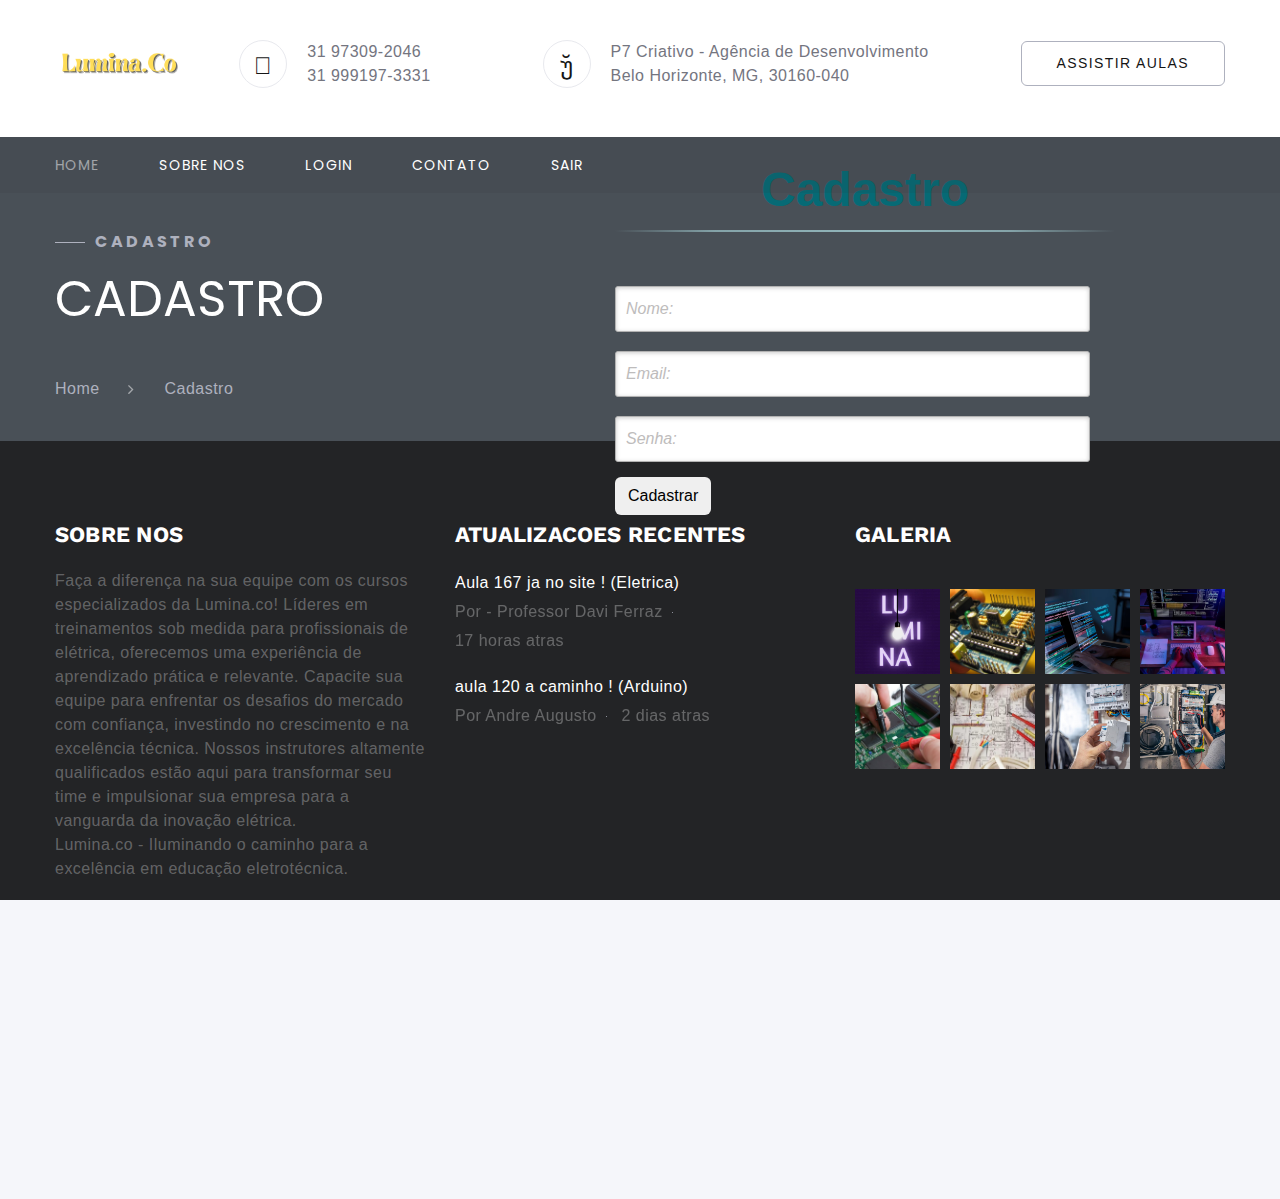
<file: cadastro.html>
<!DOCTYPE html>
<html class="wide wow-animation" lang="en">
  <head>
    <title>Lumina.Co</title>
    <meta name="format-detection" content="telephone=no">
    <meta name="viewport" content="width=device-width height=device-height initial-scale=1.0 maximum-scale=1.0 user-scalable=0">
    <meta http-equiv="X-UA-Compatible" content="IE=edge">
    <meta charset="utf-8">
    <link rel="icon" href="images/favicon01.png" type="image/x-icon">
    <link rel="stylesheet" type="text/css" href="//fonts.googleapis.com/css?family=Work+Sans:300,400,500,700,800%7CPoppins:300,400,700">
    <link rel="stylesheet" href="css/bootstrap.css">
    <link rel="stylesheet" href="css/fonts.css">
    <link rel="stylesheet" href="css/style.css" id="main-styles-link">
    <style>.ie-panel{display: none;background: #212121;padding: 10px 0;box-shadow: 3px 3px 5px 0 rgba(0,0,0,.3);clear: both;text-align:center;position: relative;z-index: 1;} html.ie-10 .ie-panel, html.lt-ie-10 .ie-panel {display: block;}</style>


    <style>

/* CSS reset */
*, *:before, *:after {
    margin:0;
    padding:0;
    font-family: Arial,sans-serif;
  }
  
  body{
    margin:0px;
  }
  
  a{
    text-decoration: none;
  }
  
  /* esconde as ancoras da tela */
  a.links{
    display: none;
  }
  
  /* content que contem os formulários */
  .content{
    
    width: 500px;
    margin: 0px;
    top: 150px;
    right: 165px;
    position: absolute; 
  }
  
  /* formatando o cabeçalho dos formulários */
  h1{
    font-size: 48px;
    color: #066a75;
    padding: 10px 0;
    font-family: Arial,sans-serif;
    font-weight: bold;
    text-align: center;
    padding-bottom: 30px;
  }
  h1:after{
    content: ' ';
    display: block;
    width: 100%;
    height: 2px;
    margin-top: 10px;
    background: -webkit-linear-gradient(left, rgba(147,184,189,0) 0%,rgba(147,184,189,0.8) 20%,rgba(147,184,189,1) 53%,rgba(147,184,189,0.8) 79%,rgba(147,184,189,0) 100%);  
  }
  
  p{
    margin-bottom:15px;
  }
  p:first-child{
    margin: 0px;
  }
  label{
    color: #405c60;
    position: relative;
  }
  

  ::-webkit-input-placeholder  {
    color: #bebcbc; 
    font-style: italic;
  }
  input:-moz-placeholder,
  textarea:-moz-placeholder{
    color: #bebcbc;
    font-style: italic;
  } 
  input {
    outline: none;
  }
  
  input:not([type="checkbox"]){
    width: 95%;
    margin-top: 4px;
    padding: 10px;  
    border: 1px solid #b2b2b2;
    
    -webkit-border-radius: 3px;
    border-radius: 3px;
    
    -webkit-box-shadow: 0px 1px 4px 0px rgba(168, 168, 168, 0.6) inset;
    box-shadow: 0px 1px 4px 0px rgba(168, 168, 168, 0.6) inset;
    
    -webkit-transition: all 0.2s linear;
    transition: all 0.2s linear;
  }
  
  /*estilo do botão submit */
  input[type="submit"]{
    width: 100%!important;
    cursor: pointer;  
    background: #3d9db3;
    padding: 8px 5px;
    color: #fff;
    font-size: 20px;  
    border: 1px solid #fff; 
    margin-bottom: 10px;  
    text-shadow: 0 1px 1px #333;
    
    -webkit-border-radius: 5px;
    border-radius: 5px;
    
    transition: all 0.2s linear;
  }
  input[type="submit"]:hover{
    background: #4ab3c6;
  }

    </style>



  </head>
  <body>
    <div class="ie-panel"><a href="http://windows.microsoft.com/en-US/internet-explorer/"><img src="images/ie8-panel/warning_bar_0000_us.jpg" height="42" width="820" alt="You are using an outdated browser. For a faster, safer browsing experience, upgrade for free today."></a></div>
    <div class="preloader">
      <div class="preloader-logo"><img src="images/lumina02.jpg" alt="" width="151" height="44" srcset="images/lumina02.jpg 2x"/>
      </div>
      <div class="preloader-body">
        <div id="loadingProgressG">
          <div class="loadingProgressG" id="loadingProgressG_1"></div>
        </div>
      </div>
    </div>
    <div class="page">
      <header class="section novi-background page-header">
        <!-- RD Navbar-->
        <div class="rd-navbar-wrap">
          <nav class="rd-navbar rd-navbar-corporate" data-layout="rd-navbar-fixed" data-sm-layout="rd-navbar-fixed" data-md-layout="rd-navbar-fixed" data-md-device-layout="rd-navbar-fixed" data-lg-layout="rd-navbar-static" data-lg-device-layout="rd-navbar-static" data-lg-stick-up="true" data-lg-stick-up-offset="118px" data-xl-layout="rd-navbar-static" data-xl-device-layout="rd-navbar-static" data-xl-stick-up="true" data-xl-stick-up-offset="118px" data-xxl-layout="rd-navbar-static" data-xxl-device-layout="rd-navbar-static" data-xxl-stick-up-offset="118px" data-xxl-stick-up="true">
            <div class="rd-navbar-aside-outer">
              <div class="rd-navbar-aside">
                <!-- RD Navbar Panel-->
                <div class="rd-navbar-panel">
                  <!-- RD Navbar Toggle-->
                  <button class="rd-navbar-toggle" data-rd-navbar-toggle="#rd-navbar-nav-wrap-1"><span></span></button>
                  <!-- RD Navbar Brand--><a class="rd-navbar-brand" href="index.html"><img src="images/lumina04.png" alt="" width="151" height="44" srcset="images/lumina04.png 2x"/></a>
                </div>
                <div class="rd-navbar-collapse">
                  <button class="rd-navbar-collapse-toggle rd-navbar-fixed-element-1" data-rd-navbar-toggle="#rd-navbar-collapse-content-1"><span></span></button>
                  <div class="rd-navbar-collapse-content" id="rd-navbar-collapse-content-1">
                    <article class="unit align-items-center">
                      <div class="unit-left"><span class="icon novi-icon icon-md icon-modern mdi mdi-phone"></span></div>
                      <div class="unit-body">
                        <ul class="list-0">
                          <li><a class="link-default" href="tel:#">31 97309-2046</a></li>
                          <li><a class="link-default" href="tel:#">31 999197-3331</a></li>
                        </ul>
                      </div>
                    </article>
                    <article class="unit align-items-center">
                      <div class="unit-left"><span class="icon novi-icon icon-md icon-modern mdi mdi-map-marker"></span></div>
                      <div class="unit-body"><a class="link-default" href="tel:#">P7 Criativo - Agência de Desenvolvimento <br> Belo Horizonte,  MG, 30160-040</a></div>
                    </article><a class="button button-gray-bordered button-winona" href="aulas.html">Assistir Aulas</a>
                  </div>
                </div>
              </div>
            </div>
            <div class="rd-navbar-main-outer">
              <div class="rd-navbar-main">
                <div class="rd-navbar-nav-wrap" id="rd-navbar-nav-wrap-1">
                  <!-- RD Navbar Nav-->
                  <ul class="rd-navbar-nav">
                    <li class="rd-nav-item active"><a class="rd-nav-link" href="index.html">Home</a>
                    </li>
                    <li class="rd-nav-item"><a class="rd-nav-link" href="about-us.html">Sobre nos</a>
                    </li>
                    <li class="rd-nav-item"><a class="rd-nav-link" href="./login.html">Login</a>
                    </li>
                    <li class="rd-nav-item"><a class="rd-nav-link" href="contacts.html">Contato</a>
                    </li>
                    <li class="rd-nav-item"><a class="rd-nav-link" href="../TCC/conexoes/finalizar.php?saida=1">Sair</a>
                    </li>
                  </ul>
                </div>
              </div>
            </div>
          </nav>
        </div>
      </header>
      <!-- Breadcrumbs -->
      <section class="section novi-background breadcrumbs-custom bg-image context-dark" style="background-image: url();">
        <div class="breadcrumbs-custom-inner">
          <div class="container breadcrumbs-custom-container">
            <div class="breadcrumbs-custom-main">
              <h6 class="breadcrumbs-custom-subtitle title-decorated">Cadastro</h6>
              <h2 class="text-uppercase breadcrumbs-custom-title">Cadastro</h2>
            </div>
            <ul class="breadcrumbs-custom-path">
              <li><a href="index.html">Home</a></li>
              <li class="active">Cadastro</li>
            </ul>
          </div>
        </div>
      </section>
        <div class="content">
          <div>
          <div id="login">
            <form action="./cadastro.php" method="post">
                <h1>Cadastro</h1>
                <p>
                    <input type="text" placeholder="Nome:" name='nome'>
                </p>
                <p>
                    <input type="email" placeholder="Email:" name='email'>
                </p>
                <p>
                    <input type="password" placeholder="Senha:" name='senha'>
                </p>
                <p>
                    <button class="btn" type="submit">Cadastrar</button>
                </p>
                </form>
          </div>
          </div>
        </div>

      <!-- Page Footer-->
      <footer class="section novi-background footer-advanced bg-gray-700">
        <div class="footer-advanced-main">
          <div class="container">
            <div class="row row-50">
              <div class="col-lg-4">
                <h5 class="font-weight-bold text-uppercase text-white">Sobre nos </h5>
                <p class="footer-advanced-text">Faça a diferença na sua equipe com os cursos especializados da Lumina.co! Líderes em treinamentos sob medida para profissionais de elétrica, oferecemos uma experiência de aprendizado prática e relevante. Capacite sua equipe para enfrentar os desafios do mercado com confiança, investindo no crescimento e na excelência técnica. Nossos instrutores altamente qualificados estão aqui para transformar seu time e impulsionar sua empresa para a vanguarda da inovação elétrica. <br> Lumina.co - Iluminando o caminho para a excelência em educação eletrotécnica.</p>
              </div>
              <div class="col-sm-7 col-md-5 col-lg-4">
                <h5 class="font-weight-bold text-uppercase text-white">Atualizacoes recentes</h5>
                <!-- Post Inline-->
                <article class="post-inline">
                  <p class="post-inline-title"><a href="#">Aula 167 ja no site ! (Eletrica)</a></p>
                  <ul class="post-inline-meta">
                    <li>Por - Professor Davi Ferraz </li>
                    <li><a href="#">17 horas atras</a></li>
                  </ul>
                </article>
                <!-- Post Inline-->
                <article class="post-inline">
                  <p class="post-inline-title"><a href="#">aula 120 a caminho ! (Arduino)</a></p>
                  <ul class="post-inline-meta"> 
                    <li>Por Andre Augusto</li>
                    <li><a href="#">2 dias atras</a></li>
                  </ul>
                </article>
              </div>
              <div class="col-sm-5 col-md-7 col-lg-4">
                <h5 class="font-weight-bold text-uppercase text-white">galeria</h5>
                <div class="row row-x-10" data-lightgallery="group">
                  <div class="col-3 col-sm-4 col-md-3"><a class="thumbnail-minimal" href="images/luminalogo.jpeg" data-lightgallery="item"><img class="thumbnail-minimal-image" src="images/luminalogo.jpeg" alt=""/>
                      <div class="thumbnail-minimal-caption"></div></a></div>
                  <div class="col-3 col-sm-4 col-md-3"><a class="thumbnail-minimal" href="images/arduino01.jpg" data-lightgallery="item"><img class="thumbnail-minimal-image" src="images/arduino01.jpg" alt=""/>
                      <div class="thumbnail-minimal-caption"></div></a></div>
                  <div class="col-3 col-sm-4 col-md-3"><a class="thumbnail-minimal" href="images/galeria04.jpg" data-lightgallery="item"><img class="thumbnail-minimal-image" src="images/galeria04.jpg" alt=""/>
                      <div class="thumbnail-minimal-caption"></div></a></div>
                  <div class="col-3 col-sm-4 col-md-3"><a class="thumbnail-minimal" href="images/galeria03.jpg" data-lightgallery="item"><img class="thumbnail-minimal-image" src="images/galeria03.jpg" alt=""/>
                      <div class="thumbnail-minimal-caption"></div></a></div>
                  <div class="col-3 col-sm-4 col-md-3"><a class="thumbnail-minimal" href="images/eletronica01.jpg" data-lightgallery="item"><img class="thumbnail-minimal-image" src="images/eletronica01.jpg" alt=""/>
                      <div class="thumbnail-minimal-caption"></div></a></div>
                  <div class="col-3 col-sm-4 col-md-3"><a class="thumbnail-minimal" href="images/eletrica01.jpg" data-lightgallery="item"><img class="thumbnail-minimal-image" src="images/eletrica01.jpg" alt=""/>
                      <div class="thumbnail-minimal-caption"> </div></a></div>
                  <div class="col-3 col-sm-4 col-md-3"><a class="thumbnail-minimal" href="images/galeria02.jpg" data-lightgallery="item"><img class="thumbnail-minimal-image" src="images/galeria02.jpg" alt=""/>
                      <div class="thumbnail-minimal-caption"></div></a></div>
                  <div class="col-3 col-sm-4 col-md-3"><a class="thumbnail-minimal" href="images/galeria01.jpg" data-lightgallery="item"><img class="thumbnail-minimal-image" src="images/galeria01.jpg" alt=""/>
                      <div class="thumbnail-minimal-caption"></div></a></div>
                </div>
              </div>
            </div>
          </div>
        </div>
        <div class="footer-advanced-aside">
          <div class="container">
            <div class="footer-advanced-layout">
              <div>
                <ul class="list-nav"> 
                  <li><a href="index.html">Home</a></li>
                  <li><a href="about-us.html">Sobre nos</a></li>
                  <li><a href="cursos.html">Cursos</a></li>
                  <li><a href="contacts.html">Contatos</a></li>
                </ul>
              </div>
              <div>
                <ul class="foter-social-links list-inline list-inline-md">
                  <li><a class="icon novi-icon icon-sm link-default mdi mdi-facebook" href="#"></a></li>
                  <li><a class="icon novi-icon icon-sm link-default mdi mdi-twitter" href="#"></a></li>
                  <li><a class="icon novi-icon icon-sm link-default mdi mdi-instagram" href="#"></a></li>
                  <li><a class="icon novi-icon icon-sm link-default mdi mdi-google" href="#"></a></li>
                  <li><a class="icon novi-icon icon-sm link-default mdi mdi-linkedin" href="#"></a></li>
                </ul>
              </div>
            </div>
          </div>
        </div>
        <div class="container">
          <hr/>
        </div>
        <div class="footer-advanced-aside">
          <div class="container">


            <!-- TROCAR FUNDO DA LOGO #232426 -->



            <div class="footer-advanced-layout"><a class="brand" href="index.html"><img src="images/luminapreto.jpg.jpg" alt="" width="115" height="34" srcset="images/luminapreto.jpg 2x"/></a>
              <!-- Rights-->
              <p class="rights"><span>&copy;&nbsp;</span><span class="copyright-year"></span> Todos os direitos reservados a <Lumina class="co"></Lumina> <a href="https://www.kanyewest.com">LUMINA cooperation</a></p>
            </div>
          </div>
        </div>
      </footer>
    </div>
    <!-- Global Mailform Output-->
    <div class="snackbars" id="form-output-global"></div>
    <!-- Javascript-->
    <script src="js/core.min.js"></script>
    <script src="js/script.js"></script>
  </body>
</html>
</file>
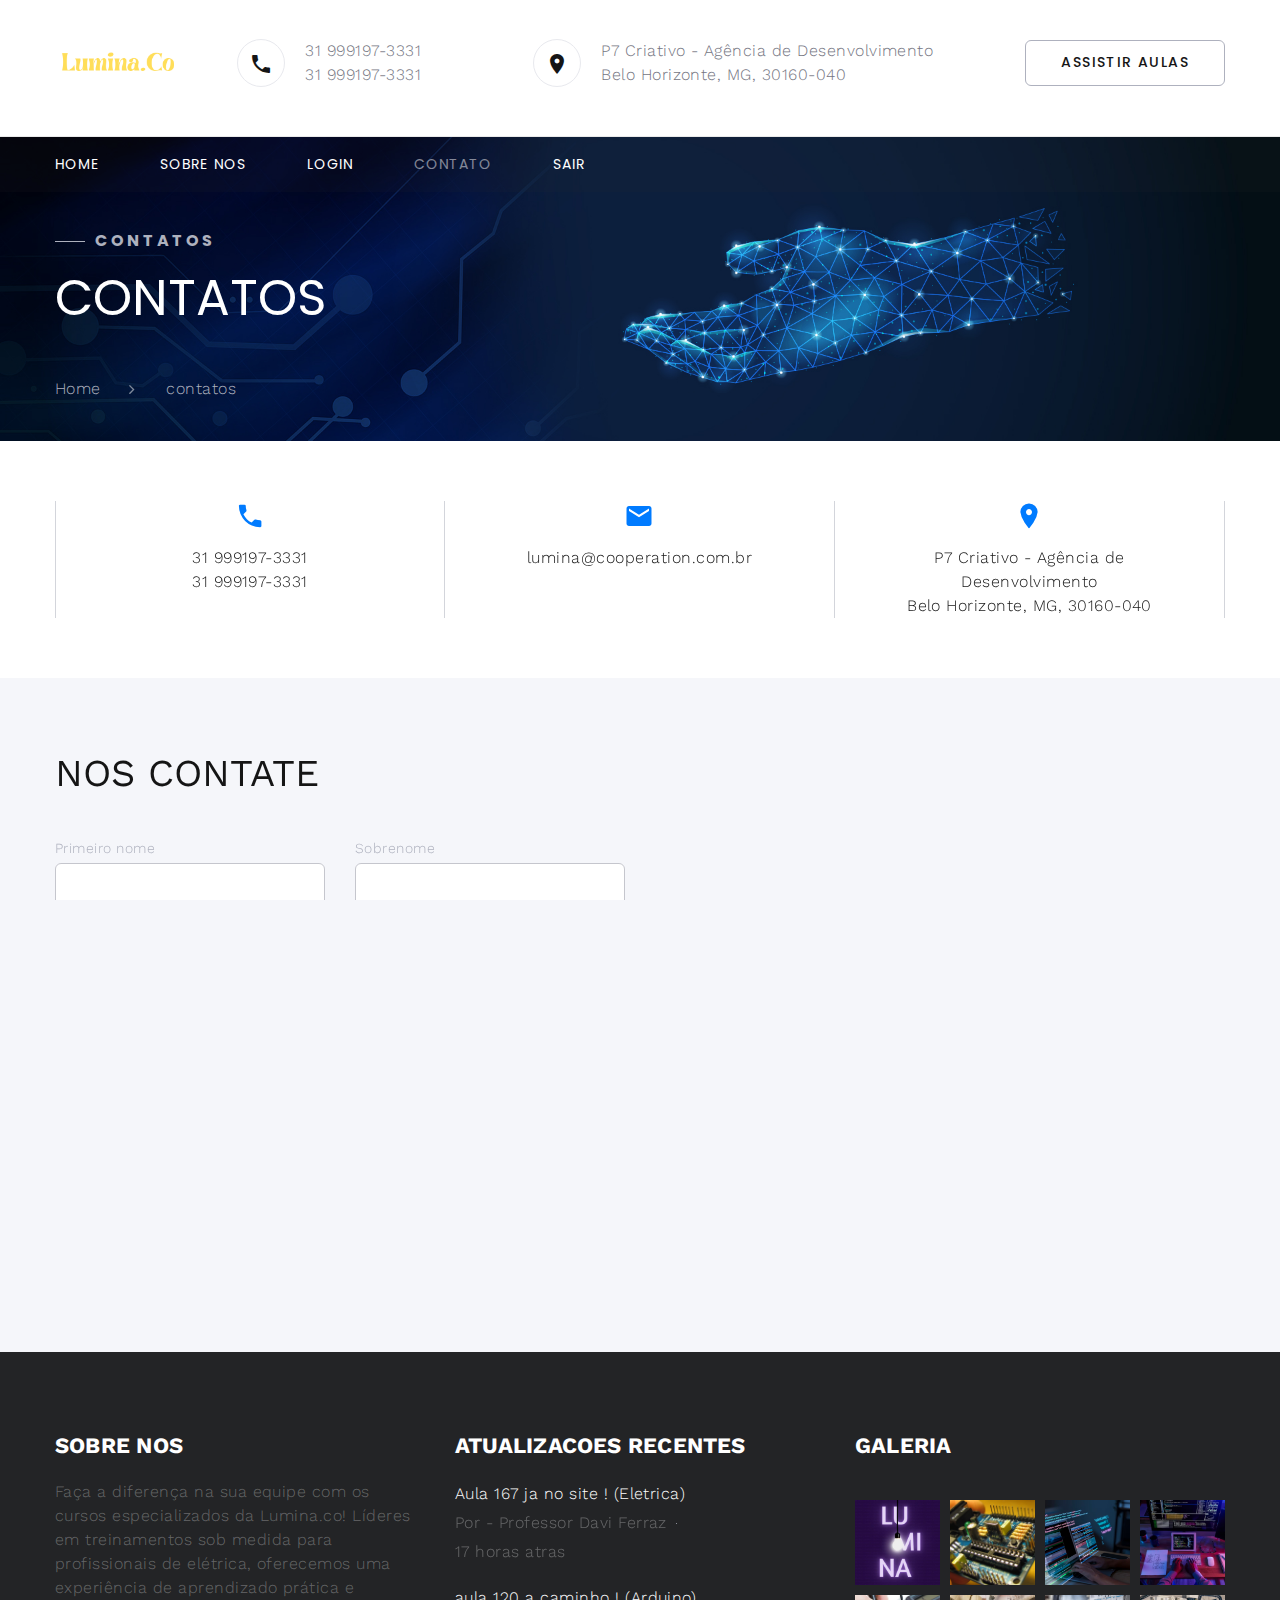
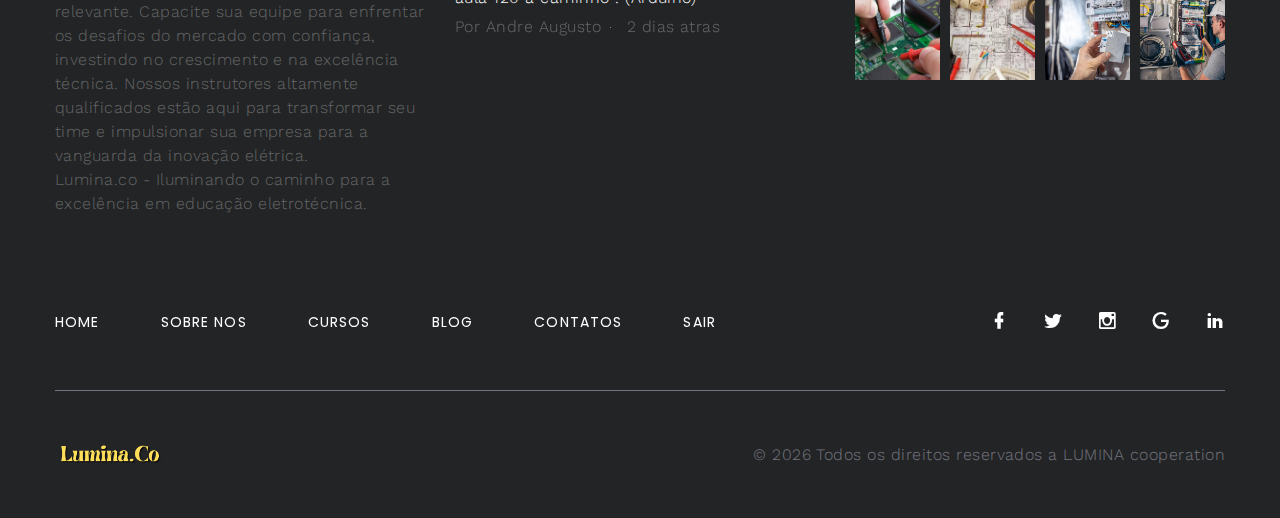
<file: contacts.html>
<!DOCTYPE html>
<html class="wide wow-animation" lang="en">
  <head>
    <title>Contacts</title>
    <meta name="format-detection" content="telephone=no">
    <meta name="viewport" content="width=device-width height=device-height initial-scale=1.0 maximum-scale=1.0 user-scalable=0">
    <meta http-equiv="X-UA-Compatible" content="IE=edge">
    <meta charset="utf-8">
    <link rel="icon" href="images/favicon01.png" type="image/x-icon">
      <link rel="stylesheet" type="text/css" href="//fonts.googleapis.com/css?family=Work+Sans:300,400,500,700,800%7CPoppins:300,400,700">
    <link rel="stylesheet" href="css/bootstrap.css">
    <link rel="stylesheet" href="css/fonts.css">
    <link rel="stylesheet" href="css/style.css" id="main-styles-link">
    <style>.ie-panel{display: none;background: #212121;padding: 10px 0;box-shadow: 3px 3px 5px 0 rgba(0,0,0,.3);clear: both;text-align:center;position: relative;z-index: 1;} html.ie-10 .ie-panel, html.lt-ie-10 .ie-panel {display: block;}</style>
  </head>
  <body>

    <div class="preloader">
      <div class="preloader-logo"><img src="images/lumina04.png" alt="" width="151" height="44" srcset="images/lumina04.png 2x"/>
      </div>
      <div class="preloader-body">
        <div id="loadingProgressG">
          <div class="loadingProgressG" id="loadingProgressG_1"></div>
        </div>
      </div>
    </div>
    <div class="page">
      <header class="section novi-background page-header">
        <!-- RD Navbar-->
        <div class="rd-navbar-wrap">
          <nav class="rd-navbar rd-navbar-corporate" data-layout="rd-navbar-fixed" data-sm-layout="rd-navbar-fixed" data-md-layout="rd-navbar-fixed" data-md-device-layout="rd-navbar-fixed" data-lg-layout="rd-navbar-static" data-lg-device-layout="rd-navbar-static" data-lg-stick-up="true" data-lg-stick-up-offset="118px" data-xl-layout="rd-navbar-static" data-xl-device-layout="rd-navbar-static" data-xl-stick-up="true" data-xl-stick-up-offset="118px" data-xxl-layout="rd-navbar-static" data-xxl-device-layout="rd-navbar-static" data-xxl-stick-up-offset="118px" data-xxl-stick-up="true">
            <div class="rd-navbar-aside-outer">
              <div class="rd-navbar-aside">
                <!-- RD Navbar Panel-->
                <div class="rd-navbar-panel">
                  <!-- RD Navbar Toggle-->
                  <button class="rd-navbar-toggle" data-rd-navbar-toggle="#rd-navbar-nav-wrap-1"><span></span></button>
                  <!-- RD Navbar Brand--><a class="rd-navbar-brand" href="index.html"><img src="images/lumina03.png" alt="" width="151" height="44" srcset="images/lumina03 .png 2x"/></a>
                </div>
                <div class="rd-navbar-collapse">
                  <button class="rd-navbar-collapse-toggle rd-navbar-fixed-element-1" data-rd-navbar-toggle="#rd-navbar-collapse-content-1"><span></span></button>
                  <div class="rd-navbar-collapse-content" id="rd-navbar-collapse-content-1">
                    <article class="unit align-items-center">
                      <div class="unit-left"><span class="icon novi-icon icon-md icon-modern mdi mdi-phone"></span></div>
                      <div class="unit-body">
                        <ul class="list-0">
                          <li><a class="link-default" href="tel:#">31 999197-3331</a></li>
                          <li><a class="link-default" href="tel:#">31 999197-3331</a></li>
                        </ul>
                      </div>
                    </article>
                    <article class="unit align-items-center">
                      <div class="unit-left"><span class="icon novi-icon icon-md icon-modern mdi mdi-map-marker"></span></div>
                      <div class="unit-body"><a class="link-default" href="tel:#">P7 Criativo - Agência de Desenvolvimento <br> Belo Horizonte,  MG, 30160-040</a></div>
                    </article><a class="button button-gray-bordered button-winona" href="login.html">Assistir Aulas</a>
                  </div>
                </div>
              </div>
            </div>
            <div class="rd-navbar-main-outer">
              <div class="rd-navbar-main">
                <div class="rd-navbar-nav-wrap" id="rd-navbar-nav-wrap-1">
                  <!-- RD Navbar Nav-->
                  <ul class="rd-navbar-nav">
                    <li class="rd-nav-item"><a class="rd-nav-link" href="index.html">Home</a>
                    </li>
                    <li class="rd-nav-item"><a class="rd-nav-link" href="about-us.html">Sobre nos</a>
                    </li>
                    <li class="rd-nav-item"><a class="rd-nav-link" href="login.html">Login</a>
                    </li>
                    <li class="rd-nav-item active"><a class="rd-nav-link" href="contacts.html">Contato</a>
                    </li>
                    <li class="rd-nav-item"><a class="rd-nav-link" href="index.html">Sair</a>
                    </li>
                  </ul>
                </div>
              </div>
            </div>
          </nav>
        </div>
      </header>
      <!-- Breadcrumbs -->
      <section class="section novi-background breadcrumbs-custom bg-image context-dark" style="background-image: url(images/contatos.jpg);">
        <div class="breadcrumbs-custom-inner">
          <div class="container breadcrumbs-custom-container">
            <div class="breadcrumbs-custom-main">
              <h6 class="breadcrumbs-custom-subtitle title-decorated">Contatos</h6>
              <h2 class="text-uppercase breadcrumbs-custom-title">Contatos</h2>
            </div>
            <ul class="breadcrumbs-custom-path">
              <li><a href="index.html">Home</a></li>
              <li class="active">contatos</li>
            </ul>
          </div>
        </div>
      </section>
      <section class="section novi-background section-sm">
        <div class="container">
          <div class="layout-bordered">
            <div class="layout-bordered-item wow-outer">
              <div class="layout-bordered-item-inner wow slideInUp">
                <div class="icon novi-icon icon-lg mdi mdi-phone text-primary"></div>
                <ul class="list-0">
                  <li><a class="link-default" href="tel:#">31 999197-3331</a></li>
                  <li><a class="link-default" href="tel:#">31 999197-3331</a></li>
                </ul>
              </div>
            </div>
            <div class="layout-bordered-item wow-outer">
              <div class="layout-bordered-item-inner wow slideInUp">
                <div class="icon novi-icon icon-lg mdi mdi-email text-primary"></div><a class="link-default" href="mailto:#">lumina@cooperation.com.br</a>
              </div>
            </div>
            <div class="layout-bordered-item wow-outer">
              <div class="layout-bordered-item-inner wow slideInUp">
                <div class="icon novi-icon icon-lg mdi mdi-map-marker text-primary"></div><a class="link-default" href="#">P7 Criativo - Agência de Desenvolvimento <br> Belo Horizonte,  MG, 30160-040</a>
              </div>
            </div>
          </div>
        </div>
      </section>
      <section class="section novi-background bg-gray-100">
        <div class="range justify-content-xl-between">
          <div class="cell-xl-6 align-self-center container">
            <div class="row">
              <div class="col-lg-9 cell-inner">
                <div class="section-lg">
                  <h3 class="text-uppercase wow-outer"><span class="wow slideInDown">Nos Contate</span></h3>
                  <!-- RD Mailform-->
                  <form class="rd-form rd-mailform" data-form-output="form-output-global" data-form-type="contact" method="post" action="bat/rd-mailform.php">
                    <div class="row row-10">
                      <div class="col-md-6 wow-outer">
                        <div class="form-wrap wow fadeSlideInUp">
                          <label class="form-label-outside" for="contact-first-name">Primeiro nome</label>
                          <input class="form-input" id="contact-first-name" type="text" name="name" data-constraints="@Required">
                        </div>
                      </div>
                      <div class="col-md-6 wow-outer">
                        <div class="form-wrap wow fadeSlideInUp">
                          <label class="form-label-outside" for="contact-last-name">Sobrenome</label>
                          <input class="form-input" id="contact-last-name" type="text" name="name" data-constraints="@Required">
                        </div>
                      </div>
                      <div class="col-md-6 wow-outer">
                        <div class="form-wrap wow fadeSlideInUp">
                          <label class="form-label-outside" for="contact-email">E-mail</label>
                          <input class="form-input" id="contact-email" type="email" name="email" data-constraints="@Email @Required">
                        </div>
                      </div>
                      <div class="col-md-6 wow-outer">
                        <div class="form-wrap wow fadeSlideInUp">
                          <label class="form-label-outside" for="contact-phone">Telefone</label>
                          <input class="form-input" id="contact-phone" type="text" name="phone" data-constraints="@PhoneNumber">
                        </div>
                      </div>
                      <div class="col-12 wow-outer">
                        <div class="form-wrap wow fadeSlideInUp">
                          <label class="form-label-outside" for="contact-message">Sua Mensagem</label>
                          <textarea class="form-input" id="contact-message" name="message" data-constraints="@Required"></textarea>
                        </div>
                      </div>
                    </div>
                    <div class="group group-middle">
                      <div class="wow-outer"> 
                        <button class="button button-primary button-winona wow slideInRight" type="submit">enviar mensagem</button>
                      </div>
                      <p>ou use </p>
                      <div class="wow-outer"><a class="button button-primary-outline button-icon button-icon-left button-winona wow slideInLeft" href="#"><span class="icon novi-icon text-primary mdi mdi-facebook-messenger"></span>Messenger</a></div>
                    </div>
                  </form>
                </div>
              </div>
            </div>
          </div>
          <div class="cell-xl-5 height-fill wow fadeIn">
            <iframe src="https://www.google.com/maps/embed?pb=!1m18!1m12!1m3!1d4762.356425331188!2d-43.94041971910017!3d-19.9191317860829!2m3!1f0!2f0!3f0!3m2!1i1024!2i768!4f13.1!3m3!1m2!1s0xa699b7a4117c47%3A0x67f927e239293eb2!2sP7%20Criativo%20-%20Ag%C3%AAncia%20de%20Desenvolvimento%20da%20Ind%C3%BAstria%20Criativa%20de%20Minas%20Gerais!5e0!3m2!1spt-BR!2sbr!4v1706211634126!5m2!1spt-BR!2sbr" width="600" height="450" style="border:0;" allowfullscreen="" loading="lazy" referrerpolicy="no-referrer-when-downgrade"></iframe>
          </div>
        </div>
      </section>
      <!-- Page Footer-->
      <footer class="section novi-background footer-advanced bg-gray-700">
        <div class="footer-advanced-main">
          <div class="container">
            <div class="row row-50">
              <div class="col-lg-4">
                <h5 class="font-weight-bold text-uppercase text-white">Sobre nos </h5>
                <p class="footer-advanced-text">Faça a diferença na sua equipe com os cursos especializados da Lumina.co! Líderes em treinamentos sob medida para profissionais de elétrica, oferecemos uma experiência de aprendizado prática e relevante. Capacite sua equipe para enfrentar os desafios do mercado com confiança, investindo no crescimento e na excelência técnica. Nossos instrutores altamente qualificados estão aqui para transformar seu time e impulsionar sua empresa para a vanguarda da inovação elétrica. <br> Lumina.co - Iluminando o caminho para a excelência em educação eletrotécnica.</p>
              </div>
              <div class="col-sm-7 col-md-5 col-lg-4">
                <h5 class="font-weight-bold text-uppercase text-white">Atualizacoes recentes</h5>
                <!-- Post Inline-->
                <article class="post-inline">
                  <p class="post-inline-title"><a href="#">Aula 167 ja no site ! (Eletrica)</a></p>
                  <ul class="post-inline-meta">
                    <li>Por - Professor Davi Ferraz </li>
                    <li><a href="#">17 horas atras</a></li>
                  </ul>
                </article>
                <!-- Post Inline-->
                <article class="post-inline">
                  <p class="post-inline-title"><a href="#">aula 120 a caminho ! (Arduino)</a></p>
                  <ul class="post-inline-meta"> 
                    <li>Por Andre Augusto</li>
                    <li><a href="#">2 dias atras</a></li>
                  </ul>
                </article>
              </div>
              <div class="col-sm-5 col-md-7 col-lg-4">
                <h5 class="font-weight-bold text-uppercase text-white">galeria</h5>
                <div class="row row-x-10" data-lightgallery="group">
                  <div class="col-3 col-sm-4 col-md-3"><a class="thumbnail-minimal" href="images/luminalogo.jpeg" data-lightgallery="item"><img class="thumbnail-minimal-image" src="images/luminalogo.jpeg" alt=""/>
                      <div class="thumbnail-minimal-caption"></div></a></div>
                  <div class="col-3 col-sm-4 col-md-3"><a class="thumbnail-minimal" href="images/arduino01.jpg" data-lightgallery="item"><img class="thumbnail-minimal-image" src="images/arduino01.jpg" alt=""/>
                      <div class="thumbnail-minimal-caption"></div></a></div>
                  <div class="col-3 col-sm-4 col-md-3"><a class="thumbnail-minimal" href="images/galeria04.jpg" data-lightgallery="item"><img class="thumbnail-minimal-image" src="images/galeria04.jpg" alt=""/>
                      <div class="thumbnail-minimal-caption"></div></a></div>
                  <div class="col-3 col-sm-4 col-md-3"><a class="thumbnail-minimal" href="images/galeria03.jpg" data-lightgallery="item"><img class="thumbnail-minimal-image" src="images/galeria03.jpg" alt=""/>
                      <div class="thumbnail-minimal-caption"></div></a></div>
                  <div class="col-3 col-sm-4 col-md-3"><a class="thumbnail-minimal" href="images/eletronica01.jpg" data-lightgallery="item"><img class="thumbnail-minimal-image" src="images/eletronica01.jpg" alt=""/>
                      <div class="thumbnail-minimal-caption"></div></a></div>
                  <div class="col-3 col-sm-4 col-md-3"><a class="thumbnail-minimal" href="images/eletrica01.jpg" data-lightgallery="item"><img class="thumbnail-minimal-image" src="images/eletrica01.jpg" alt=""/>
                      <div class="thumbnail-minimal-caption"> </div></a></div>
                  <div class="col-3 col-sm-4 col-md-3"><a class="thumbnail-minimal" href="images/galeria02.jpg" data-lightgallery="item"><img class="thumbnail-minimal-image" src="images/galeria02.jpg" alt=""/>
                      <div class="thumbnail-minimal-caption"></div></a></div>
                  <div class="col-3 col-sm-4 col-md-3"><a class="thumbnail-minimal" href="images/galeria01.jpg" data-lightgallery="item"><img class="thumbnail-minimal-image" src="images/galeria01.jpg" alt=""/>
                      <div class="thumbnail-minimal-caption"></div></a></div>
                </div>
              </div>
            </div>
          </div>
        </div>
        <div class="footer-advanced-aside">
          <div class="container">
            <div class="footer-advanced-layout">
              <div>
                <ul class="list-nav"> 
                  <li><a href="index.html">Home</a></li>
                  <li><a href="about-us.html">Sobre nos</a></li>
                  <li><a href="#">Cursos</a></li>
                  <li><a href="#">Blog</a></li>
                  <li><a href="contacts.html">Contatos</a></li>
                  <li class="rd-nav-item"><a class="rd-nav-link" href="../TCC/conexoes/finalizar.php?saida=1">Sair</a></li>
                </ul>
              </div>
              <div>
                <ul class="foter-social-links list-inline list-inline-md">
                  <li><a class="icon novi-icon icon-sm link-default mdi mdi-facebook" href="#"></a></li>
                  <li><a class="icon novi-icon icon-sm link-default mdi mdi-twitter" href="#"></a></li>
                  <li><a class="icon novi-icon icon-sm link-default mdi mdi-instagram" href="#"></a></li>
                  <li><a class="icon novi-icon icon-sm link-default mdi mdi-google" href="#"></a></li>
                  <li><a class="icon novi-icon icon-sm link-default mdi mdi-linkedin" href="#"></a></li>
                </ul>
              </div>
            </div>
          </div>
        </div>
        <div class="container">
          <hr/>
        </div>
        <div class="footer-advanced-aside">
          <div class="container">


            <!-- TROCAR FUNDO DA LOGO #232426 -->



            <div class="footer-advanced-layout"><a class="brand" href="index.html"><img src="images/luminapreto.jpg.jpg" alt="" width="115" height="34" srcset="images/luminapreto.jpg 2x"/></a>
              <!-- Rights-->
              <p class="rights"><span>&copy;&nbsp;</span><span class="copyright-year"></span> Todos os direitos reservados a <Lumina class="co"></Lumina> <a href="https://www.kanyewest.com">LUMINA cooperation</a></p>
            </div>
          </div>
        </div>
      </footer>
    </div>
    <!-- Global Mailform Output-->
    <div class="snackbars" id="form-output-global"></div>
    <!-- Javascript-->
    <script src="js/core.min.js"></script>
    <script src="js/script.js"></script>
  </body>
</html>
</file>
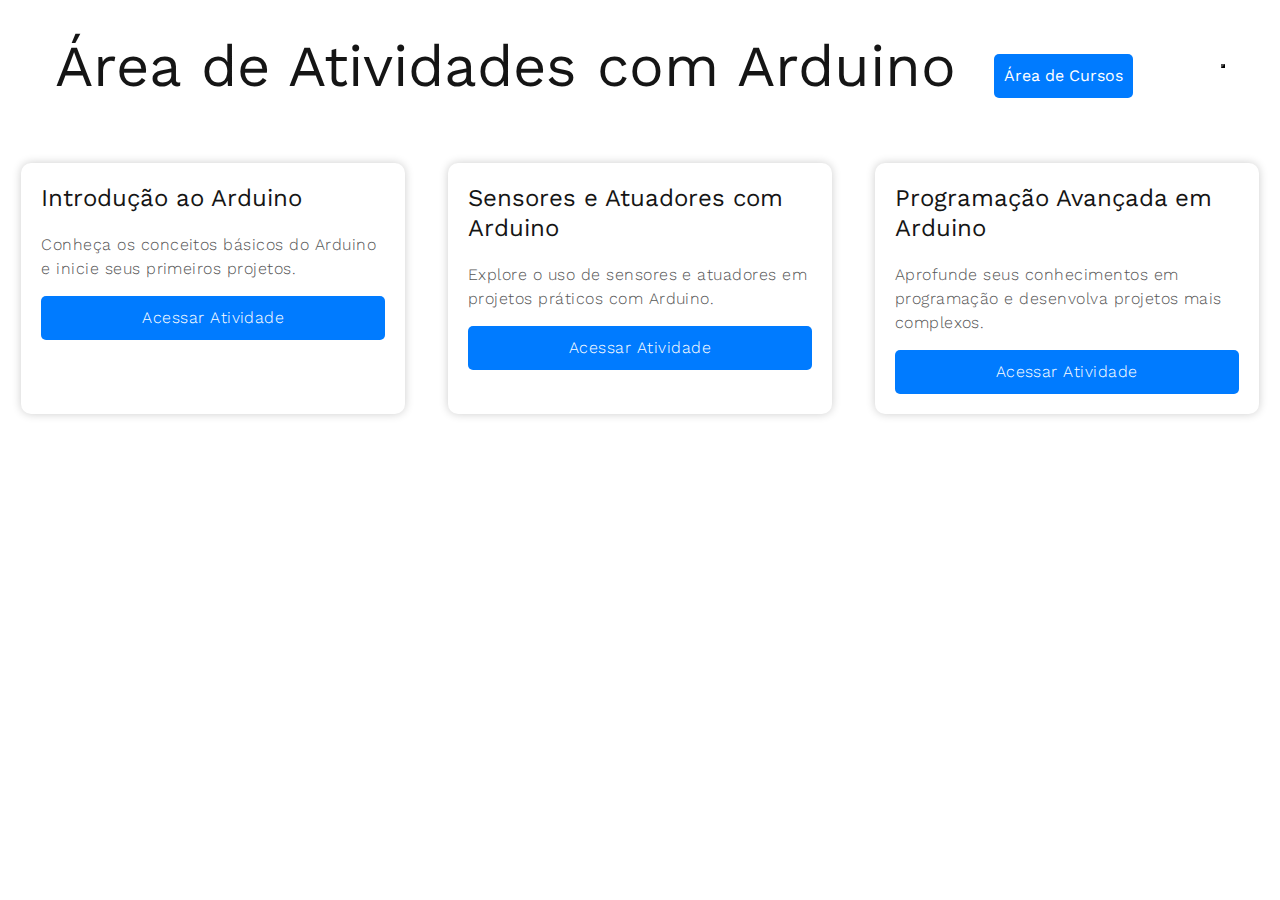
<file: cursos/arduino.html>
<!DOCTYPE html>
<html class="wide wow-animation" lang="pt-br">

<head>
    <title>Atividades com Arduino</title>
    <meta name="format-detection" content="telephone=no">
    <meta name="viewport" content="width=device-width height=device-height initial-scale=1.0 maximum-scale=1.0 user-scalable=0">
    <meta http-equiv="X-UA-Compatible" content="IE=edge">
    <meta charset="utf-8">
    <link rel="icon" href="../images/favicon01.png" type="image/x-icon">
    <link rel="stylesheet" type="text/css" href="//fonts.googleapis.com/css?family=Work+Sans:300,400,500,700,800%7CPoppins:300,400,700">
    <link rel="stylesheet" href="../css/bootstrap.css">
    <link rel="stylesheet" href="../css/fonts.css">
    <link rel="stylesheet" href="../css/style.css" id="main-styles-link">
    <style>
        /* ... (Estilos existentes permanecem inalterados) ... */

        .activities-container {
            display: flex;
            justify-content: space-around;
            flex-wrap: wrap;
            margin-top: 20px;
        }

        .activity {
            flex: 0 0 30%;
            padding: 20px;
            background-color: #fff;
            border-radius: 10px;
            box-shadow: 0 0 10px rgba(0, 0, 0, 0.2);
            margin-bottom: 20px;
        }

        .activity h1 {
            font-size: 24px;
            margin-bottom: 10px;
        }

        .activity p {
            font-size: 16px;
            color: #555;
            margin-bottom: 15px;
        }

        .activity a {
            display: block;
            padding: 10px;
            background-color: #007bff;
            color: #fff;
            text-align: center;
            text-decoration: none;
            border-radius: 5px;
            cursor: pointer;
        }

        .back-button {
            margin-top: 20px;
            padding: 10px;
            background-color: #007bff;
            color: #fff;
            border: none;
            border-radius: 5px;
            cursor: pointer;
        }
    </style>
</head>

<body>

    <div class="preloader">
        <div class="preloader-logo"><img src="../images/lumina04.png" alt="" width="151" height="44" srcset="../images/lumina04.png 2x"/>
        </div>
        <div class="preloader-body">
          <div id="loadingProgressG">
            <div class="loadingProgressG" id="loadingProgressG_1"></div>
          </div>
        </div>
    </div>

    <div class="page">
        <!-- Cabeçalho da Página -->
        <header class="section novi-background page-header">
            <!-- RD Navbar -->
            <div class="rd-navbar-wrap">
                <nav class="rd-navbar rd-navbar-corporate" data-layout="rd-navbar-fixed" data-sm-layout="rd-navbar-fixed" data-md-layout="rd-navbar-fixed" data-md-device-layout="rd-navbar-fixed" data-lg-layout="rd-navbar-static" data-lg-device-layout="rd-navbar-static" data-lg-stick-up="true" data-lg-stick-up-offset="118px" data-xl-layout="rd-navbar-static" data-xl-device-layout="rd-navbar-static" data-xl-stick-up="true" data-xl-stick-up-offset="118px" data-xxl-layout="rd-navbar-static" data-xxl-device-layout="rd-navbar-static" data-xxl-stick-up-offset="118px" data-xxl-stick-up="true">
                    <div class="rd-navbar-aside-outer">
                        <div class="rd-navbar-aside">
                            <h1>Área de Atividades com Arduino</h1>
                            <div class="rd-navbar-panel">
                                <a href="../cursos.html"><button class="back-button">Área de Cursos</button></a>
                            </div>
                            <div class="rd-navbar-collapse">
                                <button class="rd-navbar-collapse-toggle rd-navbar-fixed-element-1" data-rd-navbar-toggle="#rd-navbar-collapse-content-1"><span></span></button>
                                <div class="rd-navbar-collapse-content" id="rd-navbar-collapse-content-1">
                                  <button></button>
                                </div>
                            </div>
                        </div>
                    </div>
                </nav>
            </div>
        </header>

        <!-- Atividades Disponíveis -->
        <div class="activities-container">
            <div class="activity">
                <h1>Introdução ao Arduino</h1>
                <p>Conheça os conceitos básicos do Arduino e inicie seus primeiros projetos.</p>
                <a href="atividades/introducao-arduino.html">Acessar Atividade</a>
            </div>
            <div class="activity">
                <h1>Sensores e Atuadores com Arduino</h1>
                <p>Explore o uso de sensores e atuadores em projetos práticos com Arduino.</p>
                <a href="atividades/sensores-atuadores-arduino.html">Acessar Atividade</a>
            </div>
            <div class="activity">
                <h1>Programação Avançada em Arduino</h1>
                <p>Aprofunde seus conhecimentos em programação e desenvolva projetos mais complexos.</p>
                <a href="atividades/programacao-avancada-arduino.html">Acessar Atividade</a>
            </div>
            <!-- Adicione mais atividades conforme necessário -->
        </div>

        <!-- Rodapé da Página -->
        <footer class="section novi-background footer-advanced bg-gray-700">
            <!-- Conteúdo do Rodapé -->
        </footer>
    </div>

    <!-- Saída Global do Formulário de E-mail -->
    <div class="snackbars" id="form-output-global"></div>

    <!-- Javascript -->
    <script src="../js/core.min.js"></script>
    <script src="../js/script.js"></script>
</body>

</html>
</file>
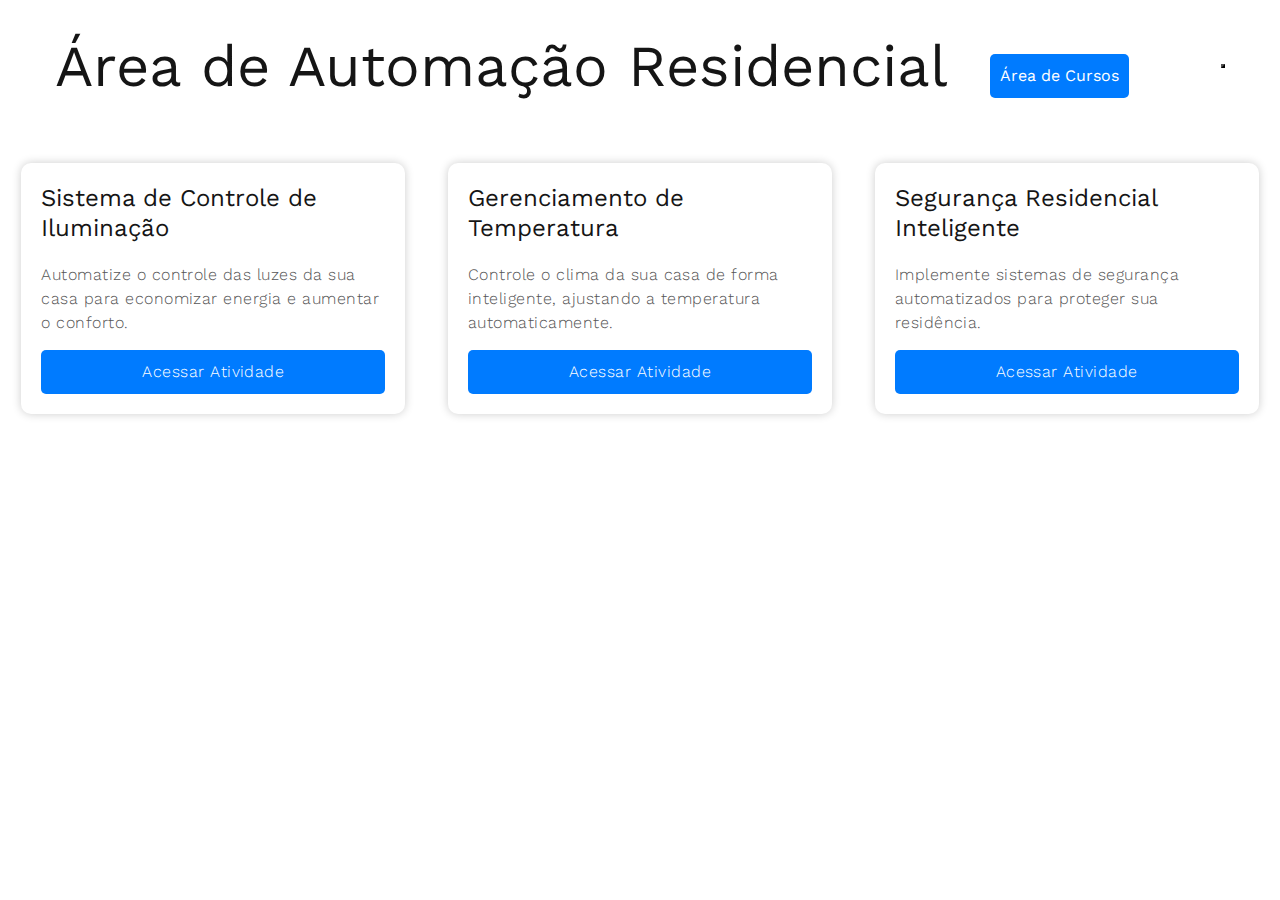
<file: cursos/automacao.html>
<!DOCTYPE html>
<html class="wide wow-animation" lang="pt-br">

<head>
    <title>Automação Residencial</title>
    <meta name="format-detection" content="telephone=no">
    <meta name="viewport" content="width=device-width height=device-height initial-scale=1.0 maximum-scale=1.0 user-scalable=0">
    <meta http-equiv="X-UA-Compatible" content="IE=edge">
    <meta charset="utf-8">
    <link rel="icon" href="../images/favicon01.png" type="image/x-icon">
    <link rel="stylesheet" type="text/css" href="//fonts.googleapis.com/css?family=Work+Sans:300,400,500,700,800%7CPoppins:300,400,700">
    <link rel="stylesheet" href="../css/bootstrap.css">
    <link rel="stylesheet" href="../css/fonts.css">
    <link rel="stylesheet" href="../css/style.css" id="main-styles-link">
    <style>
        /* ... (Estilos existentes permanecem inalterados) ... */

        .activities-container {
            display: flex;
            justify-content: space-around;
            flex-wrap: wrap;
            margin-top: 20px;
        }

        .activity {
            flex: 0 0 30%;
            padding: 20px;
            background-color: #fff;
            border-radius: 10px;
            box-shadow: 0 0 10px rgba(0, 0, 0, 0.2);
            margin-bottom: 20px;
        }

        .activity h1 {
            font-size: 24px;
            margin-bottom: 10px;
        }

        .activity p {
            font-size: 16px;
            color: #555;
            margin-bottom: 15px;
        }

        .activity a {
            display: block;
            padding: 10px;
            background-color: #007bff;
            color: #fff;
            text-align: center;
            text-decoration: none;
            border-radius: 5px;
            cursor: pointer;
        }

        .back-button {
            margin-top: 20px;
            padding: 10px;
            background-color: #007bff;
            color: #fff;
            border: none;
            border-radius: 5px;
            cursor: pointer;
        }
    </style>
</head>

<body>

    <div class="preloader">
        <div class="preloader-logo"><img src="../images/lumina04.png" alt="" width="151" height="44" srcset="../images/lumina04.png 2x"/>
        </div>
        <div class="preloader-body">
          <div id="loadingProgressG">
            <div class="loadingProgressG" id="loadingProgressG_1"></div>
          </div>
        </div>
    </div>

    <div class="page">
        <!-- Cabeçalho da Página -->
        <header class="section novi-background page-header">
            <!-- RD Navbar -->
            <div class="rd-navbar-wrap">
                <nav class="rd-navbar rd-navbar-corporate" data-layout="rd-navbar-fixed" data-sm-layout="rd-navbar-fixed" data-md-layout="rd-navbar-fixed" data-md-device-layout="rd-navbar-fixed" data-lg-layout="rd-navbar-static" data-lg-device-layout="rd-navbar-static" data-lg-stick-up="true" data-lg-stick-up-offset="118px" data-xl-layout="rd-navbar-static" data-xl-device-layout="rd-navbar-static" data-xl-stick-up="true" data-xl-stick-up-offset="118px" data-xxl-layout="rd-navbar-static" data-xxl-device-layout="rd-navbar-static" data-xxl-stick-up-offset="118px" data-xxl-stick-up="true">
                    <div class="rd-navbar-aside-outer">
                        <div class="rd-navbar-aside">
                            <h1>Área de Automação Residencial</h1>
                            <div class="rd-navbar-panel">
                                <a href="../cursos.html"><button class="back-button">Área de Cursos</button></a>
                            </div>
                            <div class="rd-navbar-collapse">
                                <button class="rd-navbar-collapse-toggle rd-navbar-fixed-element-1" data-rd-navbar-toggle="#rd-navbar-collapse-content-1"><span></span></button>
                                <div class="rd-navbar-collapse-content" id="rd-navbar-collapse-content-1">
                                  <button></button>
                                </div>
                            </div>
                        </div>
                    </div>
                </nav>
            </div>
        </header>

        <!-- Atividades Disponíveis -->
        <div class="activities-container">
            <div class="activity">
                <h1>Sistema de Controle de Iluminação</h1>
                <p>Automatize o controle das luzes da sua casa para economizar energia e aumentar o conforto.</p>
                <a href="atividades/controle-iluminacao.html">Acessar Atividade</a>
            </div>
            <div class="activity">
                <h1>Gerenciamento de Temperatura</h1>
                <p>Controle o clima da sua casa de forma inteligente, ajustando a temperatura automaticamente.</p>
                <a href="atividades/gerenciamento-temperatura.html">Acessar Atividade</a>
            </div>
            <div class="activity">
                <h1>Segurança Residencial Inteligente</h1>
                <p>Implemente sistemas de segurança automatizados para proteger sua residência.</p>
                <a href="atividades/seguranca-residencial.html">Acessar Atividade</a>
            </div>
            <!-- Adicione mais atividades conforme necessário -->
        </div>

        <!-- Rodapé da Página -->
        <footer class="section novi-background footer-advanced bg-gray-700">
            <!-- Conteúdo do Rodapé -->
        </footer>
    </div>

    <!-- Saída Global do Formulário de E-mail -->
    <div class="snackbars" id="form-output-global"></div>

    <!-- Javascript -->
    <script src="../js/core.min.js"></script>
    <script src="../js/script.js"></script>
</body>

</html>
</file>
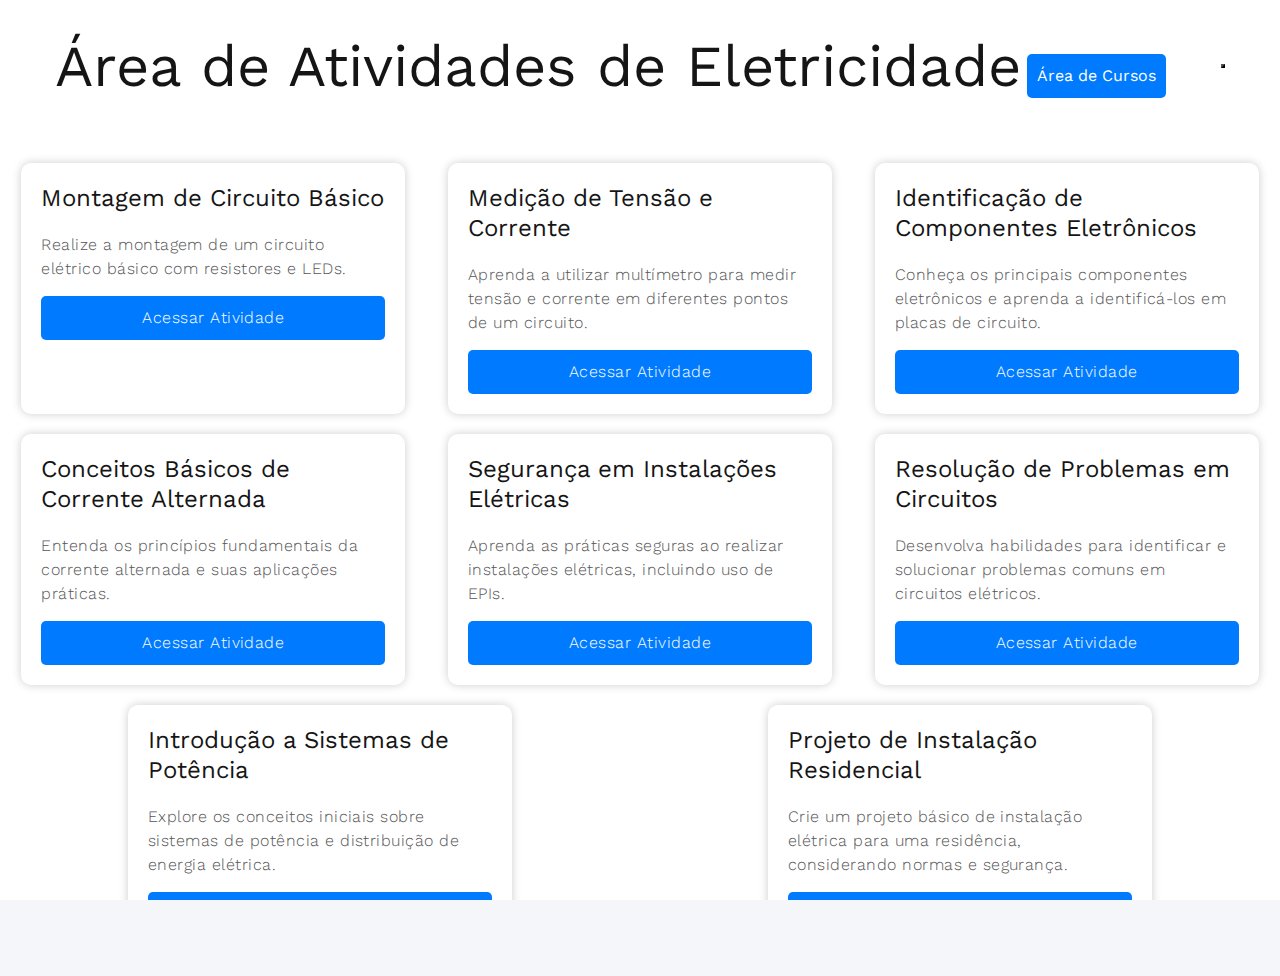
<file: cursos/eletrica.html>
<!DOCTYPE html>
<html class="wide wow-animation" lang="en">

<head>
    <title>Atividades de Eletricidade</title>
    <meta name="format-detection" content="telephone=no">
    <meta name="viewport" content="width=device-width height=device-height initial-scale=1.0 maximum-scale=1.0 user-scalable=0">
    <meta http-equiv="X-UA-Compatible" content="IE=edge">
    <meta charset="utf-8">
    <link rel="icon" href="../images/favicon01.png" type="image/x-icon">
    <link rel="stylesheet" type="text/css" href="//fonts.googleapis.com/css?family=Work+Sans:300,400,500,700,800%7CPoppins:300,400,700">
    <link rel="stylesheet" href="../css/bootstrap.css">
    <link rel="stylesheet" href="../css/fonts.css">
    <link rel="stylesheet" href="../css/style.css" id="main-styles-link">
    <style>
        /* ... (Estilos existentes permanecem inalterados) ... */

        .activities-container {
            display: flex;
            justify-content: space-around;
            flex-wrap: wrap;
            margin-top: 20px;
        }

        .activity {
            flex: 0 0 30%;
            padding: 20px;
            background-color: #fff;
            border-radius: 10px;
            box-shadow: 0 0 10px rgba(0, 0, 0, 0.2);
            margin-bottom: 20px;
        }

        .activity h1 {
            font-size: 24px;
            margin-bottom: 10px;
        }

        .activity p {
            font-size: 16px;
            color: #555;
            margin-bottom: 15px;
        }

        .activity a {
            display: block;
            padding: 10px;
            background-color: #007bff;
            color: #fff;
            text-align: center;
            text-decoration: none;
            border-radius: 5px;
            cursor: pointer;
        }
        
        .back-button {
            margin-top: 20px;
            padding: 10px;
            background-color: #007bff;
            color: #fff;
            border: none;
            border-radius: 5px;
            cursor: pointer;
        }
    </style>
</head>

<body>

    <div class="preloader">
        <div class="preloader-logo"><img src="../images/lumina04.png" alt="" width="151" height="44" srcset="../images/lumina04.png 2x"/>
        </div>
        <div class="preloader-body">
          <div id="loadingProgressG">
            <div class="loadingProgressG" id="loadingProgressG_1"></div>
          </div>
        </div>
    </div>

    <div class="page">
        <!-- Page Header -->
        <header class="section novi-background page-header">
            <!-- RD Navbar -->
            <div class="rd-navbar-wrap">
                <nav class="rd-navbar rd-navbar-corporate" data-layout="rd-navbar-fixed" data-sm-layout="rd-navbar-fixed" data-md-layout="rd-navbar-fixed" data-md-device-layout="rd-navbar-fixed" data-lg-layout="rd-navbar-static" data-lg-device-layout="rd-navbar-static" data-lg-stick-up="true" data-lg-stick-up-offset="118px" data-xl-layout="rd-navbar-static" data-xl-device-layout="rd-navbar-static" data-xl-stick-up="true" data-xl-stick-up-offset="118px" data-xxl-layout="rd-navbar-static" data-xxl-device-layout="rd-navbar-static" data-xxl-stick-up-offset="118px" data-xxl-stick-up="true">
                    <div class="rd-navbar-aside-outer">
                        <div class="rd-navbar-aside">
                            <h1>Área de Atividades de Eletricidade</h1>
                            <div class="rd-navbar-panel">
                                <a href="../cursos.html"><button class="back-button">Área de Cursos</button></a>
                            </div>
                            <div class="rd-navbar-collapse">
                                <button class="rd-navbar-collapse-toggle rd-navbar-fixed-element-1" data-rd-navbar-toggle="#rd-navbar-collapse-content-1"><span></span></button>
                                <div class="rd-navbar-collapse-content" id="rd-navbar-collapse-content-1">
                                  <button></button>
                                </div>
                            </div>
                        </div>
                    </div>
                </nav>
            </div>
        </header>

        <!-- Atividades Disponíveis -->
        <div class="activities-container">
            <div class="activity">
                <h1>Montagem de Circuito Básico</h1>
                <p>Realize a montagem de um circuito elétrico básico com resistores e LEDs.</p>
                <a href="atividades/montagem-circuito-basico.html">Acessar Atividade</a>
            </div>
            <div class="activity">
                <h1>Medição de Tensão e Corrente</h1>
                <p>Aprenda a utilizar multímetro para medir tensão e corrente em diferentes pontos de um circuito.</p>
                <a href="atividades/medicao-tensao-corrente.html">Acessar Atividade</a>
            </div>
            <div class="activity">
                <h1>Identificação de Componentes Eletrônicos</h1>
                <p>Conheça os principais componentes eletrônicos e aprenda a identificá-los em placas de circuito.</p>
                <a href="atividades/identificacao-componentes.html">Acessar Atividade</a>
            </div>
            <div class="activity">
                <h1>Conceitos Básicos de Corrente Alternada</h1>
                <p>Entenda os princípios fundamentais da corrente alternada e suas aplicações práticas.</p>
                <a href="atividades/conceitos-corrente-alternada.html">Acessar Atividade</a>
            </div>
            <div class="activity">
                <h1>Segurança em Instalações Elétricas</h1>
                <p>Aprenda as práticas seguras ao realizar instalações elétricas, incluindo uso de EPIs.</p>
                <a href="atividades/seguranca-instalacoes-eletricas.html">Acessar Atividade</a>
            </div>
            <div class="activity">
                <h1>Resolução de Problemas em Circuitos</h1>
                <p>Desenvolva habilidades para identificar e solucionar problemas comuns em circuitos elétricos.</p>
                <a href="atividades/resolucao-problemas-circuitos.html">Acessar Atividade</a>
            </div>
            <div class="activity">
                <h1>Introdução a Sistemas de Potência</h1>
                <p>Explore os conceitos iniciais sobre sistemas de potência e distribuição de energia elétrica.</p>
                <a href="atividades/introducao-sistemas-potencia.html">Acessar Atividade</a>
            </div>
            <div class="activity">
                <h1>Projeto de Instalação Residencial</h1>
                <p>Crie um projeto básico de instalação elétrica para uma residência, considerando normas e segurança.</p>
                <a href="atividades/projeto-instalacao-residencial.html">Acessar Atividade</a>
            </div>
        </div>

        <!-- Page Footer -->
        <footer class="section novi-background footer-advanced bg-gray-700">
            <!-- Footer content -->
        </footer>
    </div>

    <!-- Global Mailform Output -->
    <div class="snackbars" id="form-output-global"></div>

    <!-- Javascript -->
    <script src="../js/core.min.js"></script>
    <script src="../js/script.js"></script>
</body>

</html>
</file>
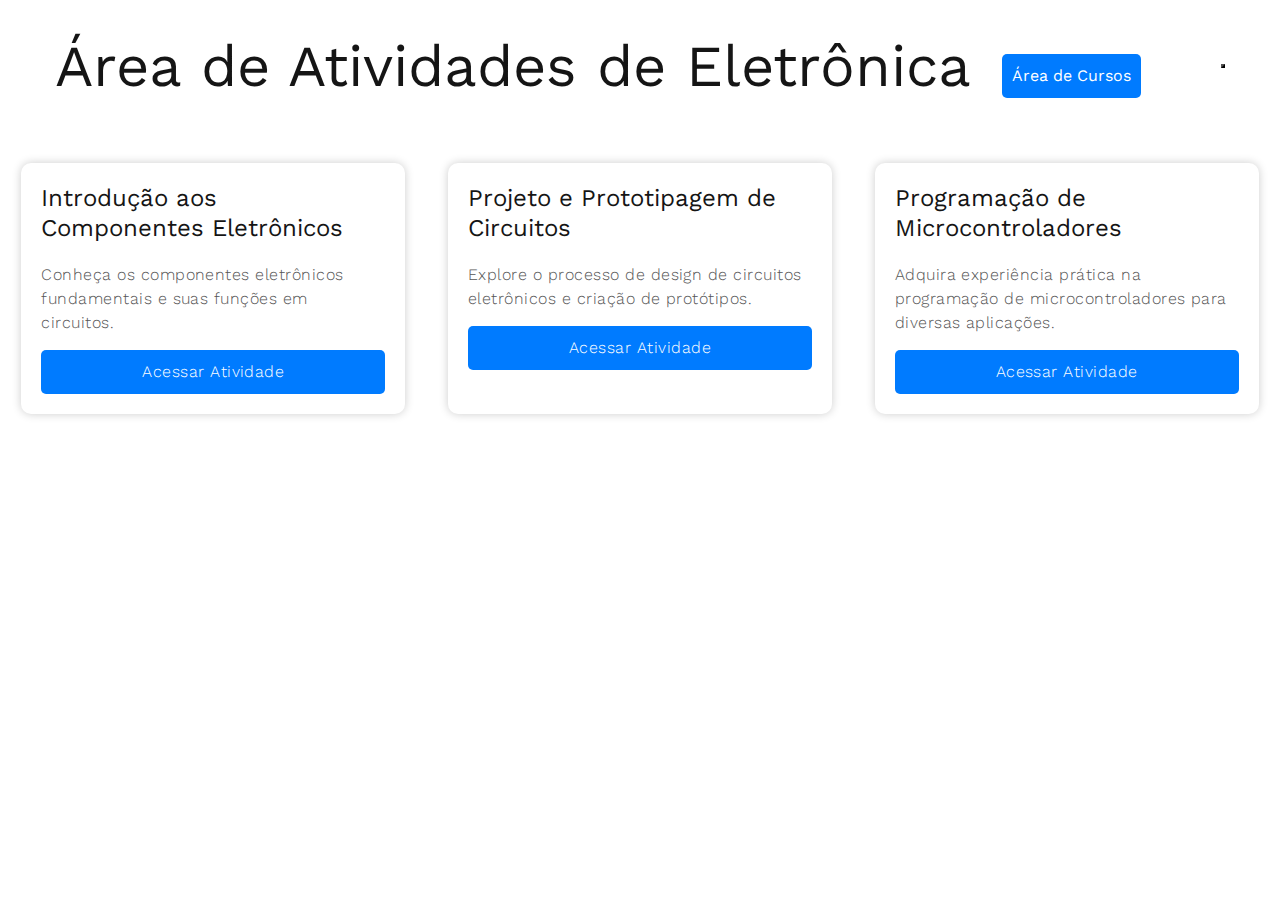
<file: cursos/eletronica.html>
<!DOCTYPE html>
<html class="wide wow-animation" lang="pt-br">

<head>
    <title>Atividades de Eletrônica</title>
    <meta name="format-detection" content="telephone=no">
    <meta name="viewport" content="width=device-width height=device-height initial-scale=1.0 maximum-scale=1.0 user-scalable=0">
    <meta http-equiv="X-UA-Compatible" content="IE=edge">
    <meta charset="utf-8">
    <link rel="icon" href="../images/favicon01.png" type="image/x-icon">
    <link rel="stylesheet" type="text/css" href="//fonts.googleapis.com/css?family=Work+Sans:300,400,500,700,800%7CPoppins:300,400,700">
    <link rel="stylesheet" href="../css/bootstrap.css">
    <link rel="stylesheet" href="../css/fonts.css">
    <link rel="stylesheet" href="../css/style.css" id="main-styles-link">
    <style>
        /* ... (Estilos existentes permanecem inalterados) ... */

        .activities-container {
            display: flex;
            justify-content: space-around;
            flex-wrap: wrap;
            margin-top: 20px;
        }

        .activity {
            flex: 0 0 30%;
            padding: 20px;
            background-color: #fff;
            border-radius: 10px;
            box-shadow: 0 0 10px rgba(0, 0, 0, 0.2);
            margin-bottom: 20px;
        }

        .activity h1 {
            font-size: 24px;
            margin-bottom: 10px;
        }

        .activity p {
            font-size: 16px;
            color: #555;
            margin-bottom: 15px;
        }

        .activity a {
            display: block;
            padding: 10px;
            background-color: #007bff;
            color: #fff;
            text-align: center;
            text-decoration: none;
            border-radius: 5px;
            cursor: pointer;
        }

        .back-button {
            margin-top: 20px;
            padding: 10px;
            background-color: #007bff;
            color: #fff;
            border: none;
            border-radius: 5px;
            cursor: pointer;
        }
    </style>
</head>

<body>

    <div class="preloader">
        <div class="preloader-logo"><img src="../images/lumina04.png" alt="" width="151" height="44" srcset="../images/lumina04.png 2x"/>
        </div>
        <div class="preloader-body">
          <div id="loadingProgressG">
            <div class="loadingProgressG" id="loadingProgressG_1"></div>
          </div>
        </div>
    </div>

    <div class="page">
        <!-- Cabeçalho da Página -->
        <header class="section novi-background page-header">
            <!-- RD Navbar -->
            <div class="rd-navbar-wrap">
                <nav class="rd-navbar rd-navbar-corporate" data-layout="rd-navbar-fixed" data-sm-layout="rd-navbar-fixed" data-md-layout="rd-navbar-fixed" data-md-device-layout="rd-navbar-fixed" data-lg-layout="rd-navbar-static" data-lg-device-layout="rd-navbar-static" data-lg-stick-up="true" data-lg-stick-up-offset="118px" data-xl-layout="rd-navbar-static" data-xl-device-layout="rd-navbar-static" data-xl-stick-up="true" data-xl-stick-up-offset="118px" data-xxl-layout="rd-navbar-static" data-xxl-device-layout="rd-navbar-static" data-xxl-stick-up-offset="118px" data-xxl-stick-up="true">
                    <div class="rd-navbar-aside-outer">
                        <div class="rd-navbar-aside">
                            <h1>Área de Atividades de Eletrônica</h1>
                            <div class="rd-navbar-panel">
                                <a href="../cursos.html"><button class="back-button">Área de Cursos</button></a>
                            </div>
                            <div class="rd-navbar-collapse">
                                <button class="rd-navbar-collapse-toggle rd-navbar-fixed-element-1" data-rd-navbar-toggle="#rd-navbar-collapse-content-1"><span></span></button>
                                <div class="rd-navbar-collapse-content" id="rd-navbar-collapse-content-1">
                                  <button></button>
                                </div>
                            </div>
                        </div>
                    </div>
                </nav>
            </div>
        </header>

        <!-- Atividades Disponíveis -->
        <div class="activities-container">
            <div class="activity">
                <h1>Introdução aos Componentes Eletrônicos</h1>
                <p>Conheça os componentes eletrônicos fundamentais e suas funções em circuitos.</p>
                <a href="atividades/introducao-componentes-eletronicos.html">Acessar Atividade</a>
            </div>
            <div class="activity">
                <h1>Projeto e Prototipagem de Circuitos</h1>
                <p>Explore o processo de design de circuitos eletrônicos e criação de protótipos.</p>
                <a href="atividades/projeto-prototipagem-circuitos.html">Acessar Atividade</a>
            </div>
            <div class="activity">
                <h1>Programação de Microcontroladores</h1>
                <p>Adquira experiência prática na programação de microcontroladores para diversas aplicações.</p>
                <a href="atividades/programacao-microcontroladores.html">Acessar Atividade</a>
            </div>
            <!-- Adicione mais atividades conforme necessário -->
        </div>

        <!-- Rodapé da Página -->
        <footer class="section novi-background footer-advanced bg-gray-700">
            <!-- Conteúdo do Rodapé -->
        </footer>
    </div>

    <!-- Saída Global do Formulário de E-mail -->
    <div class="snackbars" id="form-output-global"></div>

    <!-- Javascript -->
    <script src="../js/core.min.js"></script>
    <script src="../js/script.js"></script>
</body>

</html>
</file>
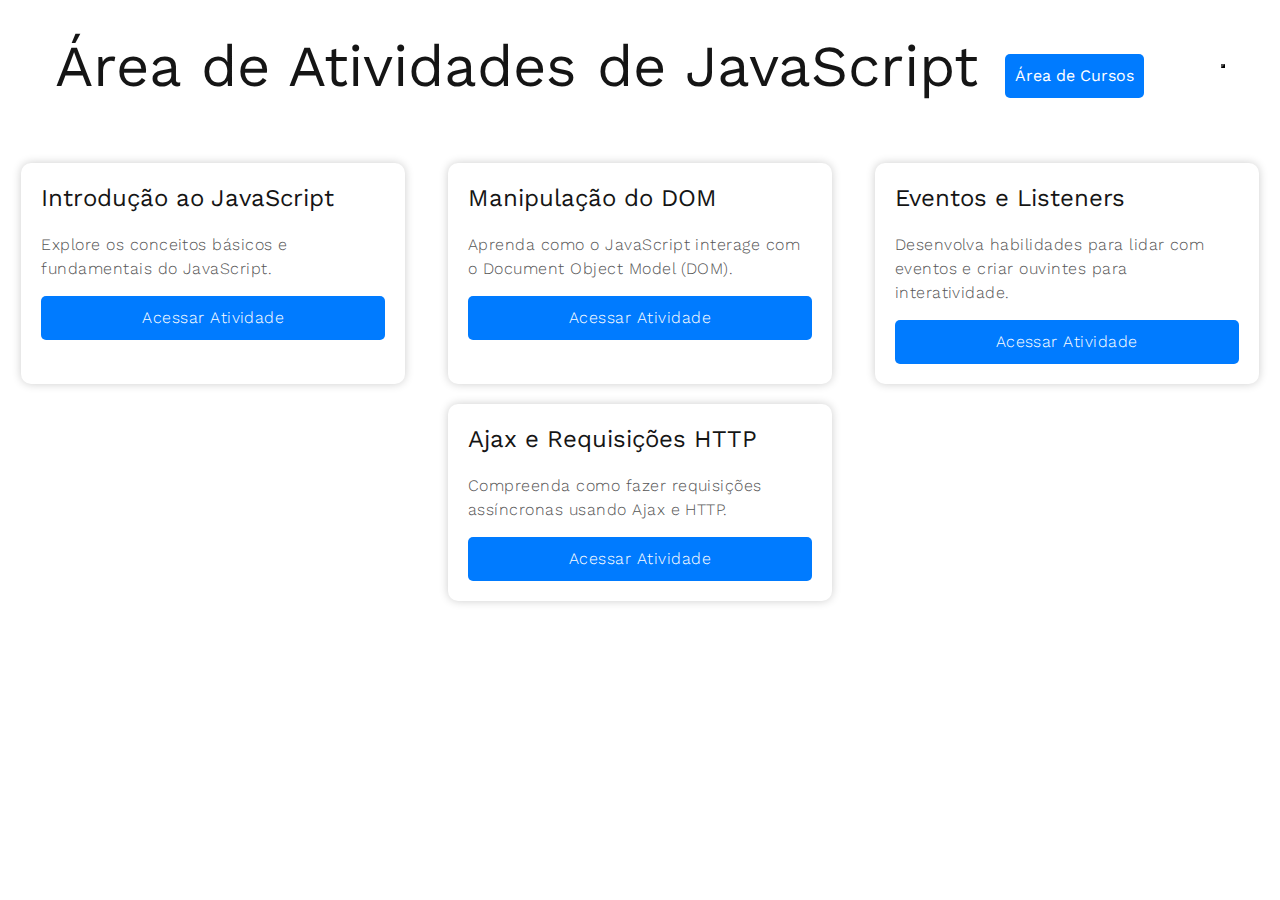
<file: cursos/javascript.html>
<!DOCTYPE html>
<html class="wide wow-animation" lang="pt-br">

<head>
    <title>Atividades de JavaScript</title>
    <meta name="format-detection" content="telephone=no">
    <meta name="viewport" content="width=device-width height=device-height initial-scale=1.0 maximum-scale=1.0 user-scalable=0">
    <meta http-equiv="X-UA-Compatible" content="IE=edge">
    <meta charset="utf-8">
    <link rel="icon" href="../images/favicon01.png" type="image/x-icon">
    <link rel="stylesheet" type="text/css" href="//fonts.googleapis.com/css?family=Work+Sans:300,400,500,700,800%7CPoppins:300,400,700">
    <link rel="stylesheet" href="../css/bootstrap.css">
    <link rel="stylesheet" href="../css/fonts.css">
    <link rel="stylesheet" href="../css/style.css" id="main-styles-link">
    <style>
        /* ... (Estilos existentes permanecem inalterados) ... */

        .activities-container {
            display: flex;
            justify-content: space-around;
            flex-wrap: wrap;
            margin-top: 20px;
        }

        .activity {
            flex: 0 0 30%;
            padding: 20px;
            background-color: #fff;
            border-radius: 10px;
            box-shadow: 0 0 10px rgba(0, 0, 0, 0.2);
            margin-bottom: 20px;
        }

        .activity h1 {
            font-size: 24px;
            margin-bottom: 10px;
        }

        .activity p {
            font-size: 16px;
            color: #555;
            margin-bottom: 15px;
        }

        .activity a {
            display: block;
            padding: 10px;
            background-color: #007bff;
            color: #fff;
            text-align: center;
            text-decoration: none;
            border-radius: 5px;
            cursor: pointer;
        }

        .back-button {
            margin-top: 20px;
            padding: 10px;
            background-color: #007bff;
            color: #fff;
            border: none;
            border-radius: 5px;
            cursor: pointer;
        }
    </style>
</head>

<body>

    <div class="preloader">
        <div class="preloader-logo"><img src="../images/lumina04.png" alt="" width="151" height="44" srcset="../images/lumina04.png 2x"/>
        </div>
        <div class="preloader-body">
          <div id="loadingProgressG">
            <div class="loadingProgressG" id="loadingProgressG_1"></div>
          </div>
        </div>
    </div>

    <div class="page">
        <!-- Cabeçalho da Página -->
        <header class="section novi-background page-header">
            <!-- RD Navbar -->
            <div class="rd-navbar-wrap">
                <nav class="rd-navbar rd-navbar-corporate" data-layout="rd-navbar-fixed" data-sm-layout="rd-navbar-fixed" data-md-layout="rd-navbar-fixed" data-md-device-layout="rd-navbar-fixed" data-lg-layout="rd-navbar-static" data-lg-device-layout="rd-navbar-static" data-lg-stick-up="true" data-lg-stick-up-offset="118px" data-xl-layout="rd-navbar-static" data-xl-device-layout="rd-navbar-static" data-xl-stick-up="true" data-xl-stick-up-offset="118px" data-xxl-layout="rd-navbar-static" data-xxl-device-layout="rd-navbar-static" data-xxl-stick-up-offset="118px" data-xxl-stick-up="true">
                    <div class="rd-navbar-aside-outer">
                        <div class="rd-navbar-aside">
                            <h1>Área de Atividades de JavaScript</h1>
                            <div class="rd-navbar-panel">
                                <a href="../cursos.html"><button class="back-button">Área de Cursos</button></a>
                            </div>
                            <div class="rd-navbar-collapse">
                                <button class="rd-navbar-collapse-toggle rd-navbar-fixed-element-1" data-rd-navbar-toggle="#rd-navbar-collapse-content-1"><span></span></button>
                                <div class="rd-navbar-collapse-content" id="rd-navbar-collapse-content-1">
                                  <button></button>
                                </div>
                            </div>
                        </div>
                    </div>
                </nav>
            </div>
        </header>

        <!-- Atividades Disponíveis -->
        <div class="activities-container">
            <div class="activity">
                <h1>Introdução ao JavaScript</h1>
                <p>Explore os conceitos básicos e fundamentais do JavaScript.</p>
                <a href="atividades/introducao-javascript.html">Acessar Atividade</a>
            </div>
            <div class="activity">
                <h1>Manipulação do DOM</h1>
                <p>Aprenda como o JavaScript interage com o Document Object Model (DOM).</p>
                <a href="atividades/manipulacao-dom.html">Acessar Atividade</a>
            </div>
            <div class="activity">
                <h1>Eventos e Listeners</h1>
                <p>Desenvolva habilidades para lidar com eventos e criar ouvintes para interatividade.</p>
                <a href="atividades/eventos-listeners.html">Acessar Atividade</a>
            </div>
            <div class="activity">
                <h1>Ajax e Requisições HTTP</h1>
                <p>Compreenda como fazer requisições assíncronas usando Ajax e HTTP.</p>
                <a href="atividades/ajax-requisicoes-http.html">Acessar Atividade</a>
            </div>
            <!-- Adicione mais atividades conforme necessário -->
        </div>

        <!-- Rodapé da Página -->
        <footer class="section novi-background footer-advanced bg-gray-700">
            <!-- Conteúdo do Rodapé -->
        </footer>
    </div>

    <!-- Saída Global do Formulário de E-mail -->
    <div class="snackbars" id="form-output-global"></div>

    <!-- Javascript -->
    <script src="../js/core.min.js"></script>
    <script src="../js/script.js"></script>
</body>

</html>
</file>
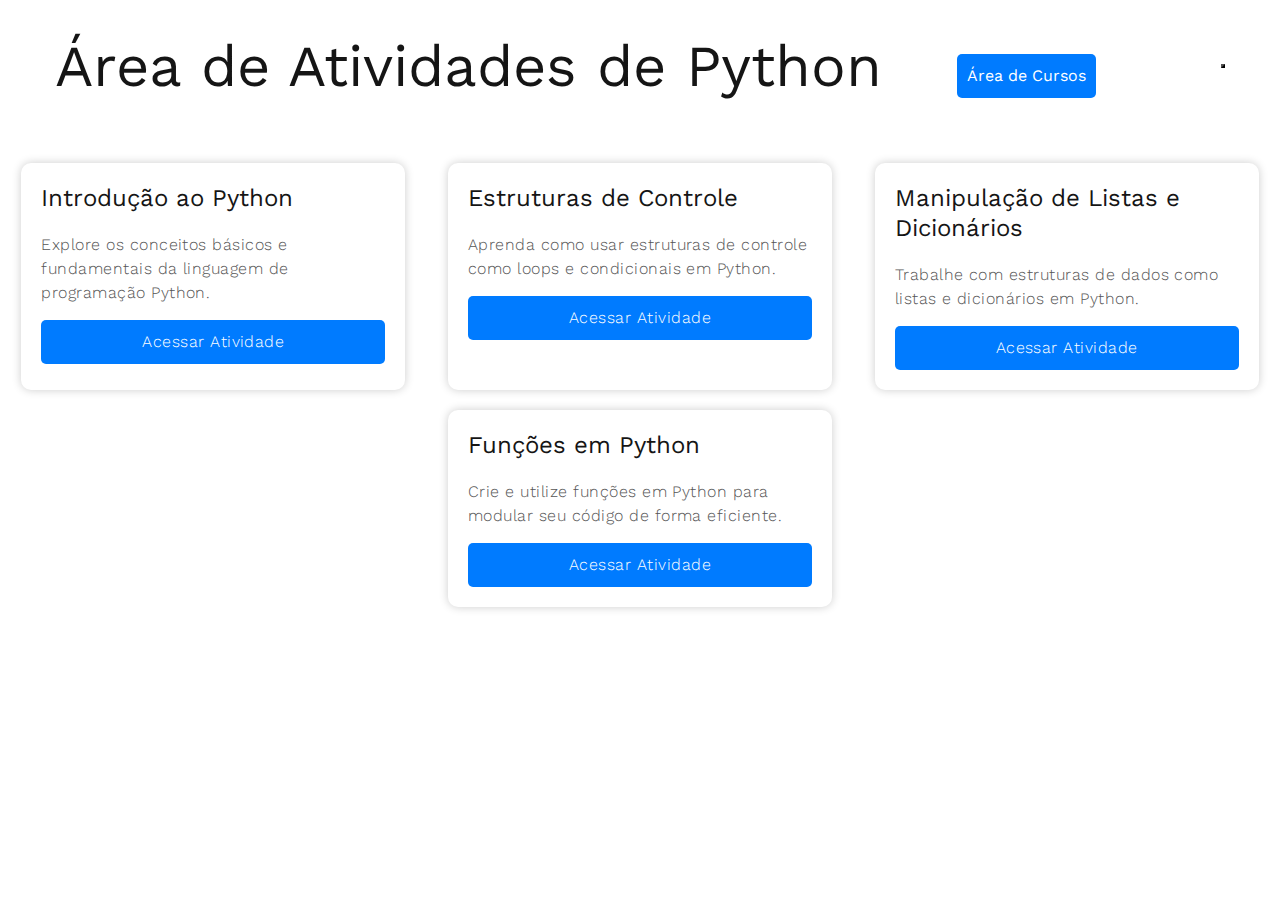
<file: cursos/python.html>
<!DOCTYPE html>
<html class="wide wow-animation" lang="pt-br">

<head>
    <title>Atividades de Python</title>
    <meta name="format-detection" content="telephone=no">
    <meta name="viewport" content="width=device-width height=device-height initial-scale=1.0 maximum-scale=1.0 user-scalable=0">
    <meta http-equiv="X-UA-Compatible" content="IE=edge">
    <meta charset="utf-8">
    <link rel="icon" href="../images/favicon01.png" type="image/x-icon">
    <link rel="stylesheet" type="text/css" href="//fonts.googleapis.com/css?family=Work+Sans:300,400,500,700,800%7CPoppins:300,400,700">
    <link rel="stylesheet" href="../css/bootstrap.css">
    <link rel="stylesheet" href="../css/fonts.css">
    <link rel="stylesheet" href="../css/style.css" id="main-styles-link">
    <style>
        /* ... (Estilos existentes permanecem inalterados) ... */

        .activities-container {
            display: flex;
            justify-content: space-around;
            flex-wrap: wrap;
            margin-top: 20px;
        }

        .activity {
            flex: 0 0 30%;
            padding: 20px;
            background-color: #fff;
            border-radius: 10px;
            box-shadow: 0 0 10px rgba(0, 0, 0, 0.2);
            margin-bottom: 20px;
        }

        .activity h1 {
            font-size: 24px;
            margin-bottom: 10px;
        }

        .activity p {
            font-size: 16px;
            color: #555;
            margin-bottom: 15px;
        }

        .activity a {
            display: block;
            padding: 10px;
            background-color: #007bff;
            color: #fff;
            text-align: center;
            text-decoration: none;
            border-radius: 5px;
            cursor: pointer;
        }

        .back-button {
            margin-top: 20px;
            padding: 10px;
            background-color: #007bff;
            color: #fff;
            border: none;
            border-radius: 5px;
            cursor: pointer;
        }
    </style>
</head>

<body>

    <div class="preloader">
        <div class="preloader-logo"><img src="../images/lumina04.png" alt="" width="151" height="44" srcset="../images/lumina04.png 2x"/>
        </div>
        <div class="preloader-body">
          <div id="loadingProgressG">
            <div class="loadingProgressG" id="loadingProgressG_1"></div>
          </div>
        </div>
    </div>

    <div class="page">
        <!-- Cabeçalho da Página -->
        <header class="section novi-background page-header">
            <!-- RD Navbar -->
            <div class="rd-navbar-wrap">
                <nav class="rd-navbar rd-navbar-corporate" data-layout="rd-navbar-fixed" data-sm-layout="rd-navbar-fixed" data-md-layout="rd-navbar-fixed" data-md-device-layout="rd-navbar-fixed" data-lg-layout="rd-navbar-static" data-lg-device-layout="rd-navbar-static" data-lg-stick-up="true" data-lg-stick-up-offset="118px" data-xl-layout="rd-navbar-static" data-xl-device-layout="rd-navbar-static" data-xl-stick-up="true" data-xl-stick-up-offset="118px" data-xxl-layout="rd-navbar-static" data-xxl-device-layout="rd-navbar-static" data-xxl-stick-up-offset="118px" data-xxl-stick-up="true">
                    <div class="rd-navbar-aside-outer">
                        <div class="rd-navbar-aside">
                            <h1>Área de Atividades de Python</h1>
                            <div class="rd-navbar-panel">
                                <a href="../cursos.html"><button class="back-button">Área de Cursos</button></a>
                            </div>
                            <div class="rd-navbar-collapse">
                                <button class="rd-navbar-collapse-toggle rd-navbar-fixed-element-1" data-rd-navbar-toggle="#rd-navbar-collapse-content-1"><span></span></button>
                                <div class="rd-navbar-collapse-content" id="rd-navbar-collapse-content-1">
                                  <button></button>
                                </div>
                            </div>
                        </div>
                    </div>
                </nav>
            </div>
        </header>

        <!-- Atividades Disponíveis -->
        <div class="activities-container">
            <div class="activity">
                <h1>Introdução ao Python</h1>
                <p>Explore os conceitos básicos e fundamentais da linguagem de programação Python.</p>
                <a href="atividades/introducao-python.html">Acessar Atividade</a>
            </div>
            <div class="activity">
                <h1>Estruturas de Controle</h1>
                <p>Aprenda como usar estruturas de controle como loops e condicionais em Python.</p>
                <a href="atividades/estruturas-controle.html">Acessar Atividade</a>
            </div>
            <div class="activity">
                <h1>Manipulação de Listas e Dicionários</h1>
                <p>Trabalhe com estruturas de dados como listas e dicionários em Python.</p>
                <a href="atividades/manipulacao-listas-dicionarios.html">Acessar Atividade</a>
            </div>
            <div class="activity">
                <h1>Funções em Python</h1>
                <p>Crie e utilize funções em Python para modular seu código de forma eficiente.</p>
                <a href="atividades/funcoes-python.html">Acessar Atividade</a>
            </div>
            <!-- Adicione mais atividades conforme necessário -->
        </div>

        <!-- Rodapé da Página -->
        <footer class="section novi-background footer-advanced bg-gray-700">
            <!-- Conteúdo do Rodapé -->
        </footer>
    </div>

    <!-- Saída Global do Formulário de E-mail -->
    <div class="snackbars" id="form-output-global"></div>

    <!-- Javascript -->
    <script src="../js/core.min.js"></script>
    <script src="../js/script.js"></script>
</body>

</html>
</file>
<file: css/style.css>
@charset "UTF-8";
/*
* Trunk version 2.0.0
*/
a:focus,
button:focus {
	outline: none !important;
}

button::-moz-focus-inner {
	border: 0;
}

*:focus {
	outline: none;
}

blockquote {
	padding: 0;
	margin: 0;
}

input,
button,
select,
textarea {
	outline: none;
}

label {
	margin-bottom: 0;
}

p {
	margin: 0;
}

ul,
ol {
	list-style: none;
	padding: 0;
	margin: 0;
}

ul li,
ol li {
	display: block;
}

dl {
	margin: 0;
}

dt,
dd {
	line-height: inherit;
}

dt {
	font-weight: inherit;
}

dd {
	margin-bottom: 0;
}

cite {
	font-style: normal;
}

form {
	margin-bottom: 0;
}

blockquote {
	padding-left: 0;
	border-left: 0;
}

address {
	margin-top: 0;
	margin-bottom: 0;
}

figure {
	margin-bottom: 0;
}

html p a:hover {
	text-decoration: none;
}

/*
*
* Typography
*/
body {
	font-family: "Work Sans", -apple-system, BlinkMacSystemFont, "Segoe UI", Roboto, "Helvetica Neue", Arial, sans-serif;
	font-size: 14px;
	line-height: 1.7;
	font-weight: 300;
	color: #74757f;
	background-color: #fff;
	-webkit-text-size-adjust: none;
	-webkit-font-smoothing: subpixel-antialiased;
	letter-spacing: .03em;
}

@media (min-width: 768px) {
	body {
		font-size: 16px;
		line-height: 1.5;
	}
}

h1, h2, h3, h4, h5, h6, [class^='heading-'] {
	margin-top: 0;
	margin-bottom: 0;
	color: #151515;
}

h1 a:hover, h2 a:hover, h3 a:hover, h4 a:hover, h5 a:hover, h6 a:hover, [class^='heading-'] a:hover {
	color: #007bff;
}

h1 span, h2 span, h3 span, h4 span, h5 span, h6 span, [class^='heading-'] span {
	display: inline-block;
}

h1 span[data-toggle='modal'], h2 span[data-toggle='modal'], h3 span[data-toggle='modal'], h4 span[data-toggle='modal'], h5 span[data-toggle='modal'], h6 span[data-toggle='modal'], [class^='heading-'] span[data-toggle='modal'] {
	border-bottom: 2px dashed rgba(0, 123, 255, 0.3);
	cursor: pointer;
}

h1 > span.icon, h2 > span.icon, h3 > span.icon, h4 > span.icon, h5 > span.icon, h6 > span.icon, [class^='heading-'] > span.icon {
	display: inline-block;
	margin-right: 5px;
}

h1,
.heading-1 {
	font-size: 30px;
	line-height: 1.15;
	letter-spacing: 0;
}

@media (min-width: 576px) {
	h1,
	.heading-1 {
		font-size: 32px;
	}
}

@media (min-width: 768px) {
	h1,
	.heading-1 {
		font-size: 46px;
		line-height: 1.25;
	}
}

@media (min-width: 992px) {
	h1,
	.heading-1 {
		font-size: 54px;
	}
}

@media (min-width: 1200px) {
	h1,
	.heading-1 {
		font-size: 58px;
	}
}

@media (min-width: 1600px) {
	h1,
	.heading-1 {
		font-size: 90px;
		line-height: 0.88889;
	}
}

h2,
.heading-2 {
	font-family: "Poppins", sans-serif;
	font-size: 28px;
	line-height: 1.4;
	letter-spacing: 0;
}

@media (min-width: 576px) {
	h2,
	.heading-2 {
		font-size: 30px;
	}
}

@media (min-width: 768px) {
	h2,
	.heading-2 {
		font-size: 44px;
	}
}

@media (min-width: 1200px) {
	h2,
	.heading-2 {
		font-size: 50px;
		line-height: 1.4;
	}
}

h3,
.heading-3 {
	font-size: 24px;
	line-height: 1.3;
	letter-spacing: 0;
}

@media (min-width: 768px) {
	h3,
	.heading-3 {
		font-size: 30px;
		line-height: 1.4;
	}
}

@media (min-width: 1200px) {
	h3,
	.heading-3 {
		font-size: 38px;
		line-height: 1.21053;
	}
}

h3 .big,
.heading-3 .big {
	font-size: 2em;
	line-height: 1;
}

h4,
.heading-4 {
	font-size: 18px;
	line-height: 1.5;
	letter-spacing: 0;
}

@media (min-width: 1200px) {
	h4,
	.heading-4 {
		font-size: 24px;
		line-height: 1.33333;
	}
}

h4.h4-smaller,
.heading-4.h4-smaller {
	font-size: 19px;
}

@media (min-width: 1200px) {
	h4.h4-smaller,
	.heading-4.h4-smaller {
		font-size: 22px;
		line-height: 1.45455;
	}
}

h5,
.heading-5 {
	font-size: 16px;
	line-height: 1.5;
	letter-spacing: .01em;
}

@media (min-width: 768px) {
	h5,
	.heading-5 {
		font-size: 22px;
		line-height: 1.27273;
	}
}

h6,
.heading-6 {
	font-family: "Poppins", sans-serif;
	font-size: 14px;
	line-height: 1.8;
	letter-spacing: .2em;
	text-transform: uppercase;
}

@media (min-width: 768px) {
	h6,
	.heading-6 {
		font-size: 16px;
		line-height: 1.5;
		font-weight: 700;
	}
}

.title-decorated {
	position: relative;
	padding-left: 40px;
	text-align: left;
}

.title-decorated::before {
	content: '';
	position: absolute;
	left: 0;
	top: 12px;
	width: 30px;
	border-bottom: 1px solid;
}

.title-docor-text {
	font-size: 20px;
	color: #fff;
}

@media (min-width: 576px) {
	.title-docor-text {
		font-size: 24px;
	}
}

@media (min-width: 768px) {
	.title-docor-text {
		padding-left: 96px;
		font-size: 37px;
	}
	.title-docor-text::before {
		width: 74px;
		border-bottom-width: 2px;
	}
}

@media (min-width: 768px) {
	.title-decorated-lg {
		padding-left: 80px;
	}
	.title-decorated-lg::before {
		width: 62px;
	}
	.title-decorated-lg + p {
		margin-top: 32px;
	}
}

small,
.small {
	display: block;
	font-size: 12px;
	line-height: 1.5;
}

mark,
.mark {
	padding: 3px 5px;
	color: #fff;
	background: #007bff;
}

strong {
	font-weight: 700;
	color: #74757f;
}

.big {
	font-size: 16px;
	line-height: 1.55;
}

@media (min-width: 768px) {
	.big {
		font-size: 20px;
		line-height: 1.6;
	}
}

.lead {
	font-size: 24px;
	line-height: 34px;
	font-weight: 300;
}

code {
	padding: 4px 5px;
	border-radius: 0;
	font-size: 90%;
	color: #111111;
	background: #f5f6fa;
}

.text-large {
	font-family: "Poppins", sans-serif;
	font-size: 30px;
	font-weight: 500;
	letter-spacing: 0;
	line-height: 1.2;
	text-transform: uppercase;
}

@media (min-width: 576px) {
	.text-large {
		font-size: 55px;
	}
}

@media (min-width: 768px) {
	.text-large {
		font-size: 68px;
	}
}

@media (min-width: 992px) {
	.text-large {
		font-size: 80px;
	}
}

@media (min-width: 1200px) {
	.text-large {
		font-size: 100px;
	}
}

.context-dark .text-large, .bg-gray-700 .text-large, .bg-gray-800 .text-large, .bg-primary .text-large, .bg-primary-darker .text-large {
	color: #fff;
}

.text-extra-large {
	font-size: 100px;
	line-height: .8;
	font-weight: 800;
}

@media (min-width: 768px) {
	.text-extra-large {
		font-size: 130px;
		line-height: .7;
	}
}

@media (min-width: 992px) {
	.text-extra-large {
		font-size: 150px;
	}
}

@media (min-width: 1600px) {
	.text-extra-large {
		font-size: 180px;
	}
}

.wow-outer span {
	display: block;
}

.wow-outer .wow > span {
	display: inline;
}

p [data-toggle='tooltip'] {
	padding-left: .25em;
	padding-right: .25em;
	color: #007bff;
}

p [style*='max-width'] {
	display: inline-block;
}

p a {
	color: inherit;
}

p .text-width-1 {
	display: inline-block;
	max-width: 730px;
}

.text-width-2 {
	display: inline-block;
	max-width: 350px;
}

.heading-subtitle {
	font-size: 24px;
	margin-top: 20px;
}

.about-subtitle {
	font-size: 20px;
	line-height: 32px;
}

@media (min-width: 1200px) {
	.about-subtitle {
		margin-top: 35px;
	}
}

html .page .text-primary {
	color: #007bff;
}

.price-property {
	font-size: 30px;
	font-family: "Poppins", sans-serif;
	line-height: 1;
}

@media (min-width: 768px) {
	.price-property {
		font-size: 40px;
	}
}

.page .text-danger {
	color: #dc0000;
}

.page .text-gray-700 {
	color: #495057;
}

.page .text-color-1 {
	color: #deef7f;
}

.context-dark .text-gray-700, .bg-gray-700 .text-gray-700, .bg-gray-800 .text-gray-700, .bg-primary .text-gray-700, .bg-primary-darker .text-gray-700 {
	color: #fff;
}

/*
*
* Brand
*/
.brand {
	display: inline-block;
}

.brand .brand-logo-light {
	display: none;
}

.brand .brand-logo-dark {
	display: block;
}

/*
*
* Links
*/
a {
	transition: all 0.3s ease-in-out;
}

a, a:focus, a:active, a:hover {
	text-decoration: none;
}

a, a:focus, a:active {
	color: #007bff;
}

a:hover {
	color: #0056b3;
}

a[href*='tel'], a[href*='mailto'] {
	white-space: nowrap;
}

.link-hover {
	color: #343db0;
}

.link-default, .link-default:active, .link-default:focus {
	color: #74757f;
}

.link-default:hover {
	color: #007bff;
}

.context-dark .link-default, .bg-gray-700 .link-default, .bg-gray-800 .link-default, .bg-primary .link-default, .bg-primary-darker .link-default {
	color: #aeb1be;
}

.context-dark .link-default:hover, .bg-gray-700 .link-default:hover, .bg-gray-800 .link-default:hover, .bg-primary .link-default:hover, .bg-primary-darker .link-default:hover {
	color: #fff;
}

.link-image {
	display: block;
	max-width: 75%;
	margin-left: auto;
	margin-right: auto;
	opacity: .45;
	transition: all 0.3s ease-in-out;
}

.link-image:hover {
	opacity: 1;
}

.privacy-link {
	display: inline-block;
	color: #4854ed;
}

* + .privacy-link {
	margin-top: 25px;
}

/*
*
* Blocks
*/
.block-center, .block-sm, .block-lg {
	margin-left: auto;
	margin-right: auto;
}

.block-sm {
	max-width: 560px;
}

.block-lg {
	max-width: 768px;
}

.block-center {
	padding: 10px;
}

.block-center:hover .block-center-header {
	background-color: #007bff;
}

.block-center-title {
	background-color: #fff;
}

@media (max-width: 1599.98px) {
	.block-center {
		padding: 20px;
	}
	.block-center:hover .block-center-header {
		background-color: #fff;
	}
	.block-center-header {
		background-color: #007bff;
	}
}

/*
*
* Boxes
*/
.box-minimal {
	display: flex;
	margin-left: -15px;
	text-align: left;
}

.box-minimal > * {
	margin-left: 15px;
}

.box-chloe__icon {
	font-size: 26px;
}

.box-minimal-icon .box-chloe__icon {
	position: relative;
	top: 4px;
	min-width: 26px;
	font-size: 24px;
	line-height: 1;
	color: #007bff;
}

.box-minimal-icon .box-chloe__icon.fl-bigmug-line-checkmark14 {
	font-size: 20px;
}

.box-minimal-icon .box-chloe__icon .box-chloe__icon {
	position: relative;
	top: 4px;
	min-width: 26px;
	font-size: 24px;
	line-height: 1;
}

.box-minimal-text {
	width: 100%;
	max-width: 320px;
	margin-left: auto;
	margin-right: auto;
}

* + .box-minimal {
	margin-top: 30px;
}

* + .box-minimal-title {
	margin-top: 10px;
}

* + .box-minimal-text {
	margin-top: 15px;
}

@media (max-width: 575.98px) {
	.box-minimal {
		max-width: 360px;
		margin-left: auto;
		margin-right: auto;
	}
}

@media (max-width: 767.98px) {
	.box-minimal * + p {
		margin-top: 7px;
	}
}

@media (min-width: 768px) {
	.box-minimal {
		padding-right: 15px;
		margin-left: -30px;
	}
	.box-minimal > * {
		margin-left: 30px;
	}
}

@media (min-width: 992px) and (max-width: 1199.98px) {
	.box-minimal {
		padding-right: 0;
	}
	.box-minimal-title {
		font-size: 22px;
	}
}

@media (min-width: 1200px) {
	.box-minimal-icon, .box-chloe__icon {
		top: 0;
		font-size: 36px;
	}
	.box-minimal-icon .box-chloe__icon, .box-chloe__icon .box-chloe__icon {
		font-size: 32px;
		top: 0;
	}
	.box-minimal-icon.fl-bigmug-line-checkmark14, .box-chloe__icon.fl-bigmug-line-checkmark14 {
		font-size: 30px;
	}
}

.box-light {
	text-align: left;
}

.box-light-icon {
	font-size: 30px;
	line-height: 1;
	color: #007bff;
}

* + .box-light-title {
	margin-top: 10px;
}

@media (max-width: 575.98px) {
	.box-light {
		max-width: 300px;
		margin-left: auto;
		margin-right: auto;
	}
}

@media (min-width: 768px) {
	.box-light {
		max-width: 240px;
	}
	.box-chloe__icon {
		font-size: 32px;
	}
	* + .box-light-title {
		margin-top: 16px;
	}
}

@media (min-width: 768px) and (max-width: 1199.98px) {
	.box-light-title {
		font-size: 20px;
	}
}

@media (min-width: 992px) {
	.box-light-icon {
		font-size: 32px;
	}
	* + .box-light-title {
		margin-top: 25px;
	}
}

@media (min-width: 1200px) {
	.box-light-icon {
		font-size: 40px;
	}
}

.box-creative {
	max-width: 330px;
	margin-left: auto;
	margin-right: auto;
	text-align: center;
	cursor: default;
}

.box-creative:hover .box-creative-icon {
	color: #fff;
}

.box-creative:hover .box-creative-icon::after {
	opacity: 1;
	visibility: visible;
	transform: translate3d(0, 0, 0);
}

.box-creative-shadow .box-creative-icon {
	background: #fff;
	border: 0;
	box-shadow: 0 17px 24px 0 rgba(0, 0, 0, 0.05);
}

.box-creative-icon {
	position: relative;
	z-index: 0;
	display: inline-flex;
	align-items: center;
	justify-content: center;
	width: 2.8em;
	height: 2.8em;
	border: 2px solid #e8e9ee;
	border-radius: 50%;
	font-size: 24px;
	line-height: 1;
	color: #007bff;
}

.box-creative-icon::before {
	position: relative;
	z-index: 2;
}

.box-creative-icon::after {
	content: '';
	position: absolute;
	top: 0;
	right: 0;
	bottom: 0;
	left: 0;
	z-index: -1;
	border-radius: inherit;
	background: #007bff;
	border-color: #007bff;
	pointer-events: none;
	opacity: 0;
	visibility: hidden;
	transition: .15s ease-in;
	transform: scale3d(1.05, 1.05, 1.05);
}

* + .box-creative-icon {
	margin-top: 10px;
}

* + .box-creative-title {
	margin-top: 10px;
}

@media (min-width: 768px) {
	.box-creative-icon {
		font-size: 30px;
	}
	* + .box-creative-title {
		margin-top: 15px;
	}
}

@media (max-width: 991.98px) {
	.box-creative * + p {
		margin-top: 10px;
	}
}

@media (min-width: 1200px) {
	.box-creative-icon {
		width: 2.4em;
		height: 2.4em;
		font-size: 40px;
	}
	* + .box-creative-title {
		margin-top: 24px;
	}
}

.box-1 {
	max-width: 280px;
	margin-left: auto;
	margin-right: auto;
}

@media (min-width: 768px) {
	.box-2 {
		padding-right: 30px;
	}
}

@media (min-width: 992px) {
	.box-2 {
		padding-right: 35px;
	}
}

@media (min-width: 1200px) {
	.box-2 {
		padding-right: 100px;
	}
}

@media (min-width: 992px) {
	.box-3 {
		padding-left: 10px;
	}
}

@media (min-width: 1200px) {
	.box-3 {
		padding-left: 70px;
	}
}

div.box-cta-1 {
	display: inline-table;
	text-align: center;
	vertical-align: middle;
	margin-bottom: -25px;
	margin-left: -40px;
}

div.box-cta-1:empty {
	margin-bottom: 0;
	margin-left: 0;
}

div.box-cta-1 > * {
	display: inline-block;
	margin: 0 0 25px 40px;
}

div.box-cta-1 > * {
	margin-top: 0;
	vertical-align: middle;
}

div.box-cta-thin {
	display: inline-table;
	text-align: center;
	vertical-align: middle;
	margin-bottom: -25px;
	margin-left: -30px;
}

div.box-cta-thin:empty {
	margin-bottom: 0;
	margin-left: 0;
}

div.box-cta-thin > * {
	display: inline-block;
	margin: 0 0 25px 30px;
}

div.box-cta-thin > * {
	margin-top: 0;
	vertical-align: middle;
}

@media (min-width: 768px) and (max-width: 991.98px) {
	div.box-cta-thin > * {
		max-width: 500px;
	}
}

.box-indigo {
	position: relative;
	padding: 5px 0 22px;
	max-width: 500px;
}

.box-indigo::before {
	content: '';
	position: absolute;
	top: 0;
	right: 100px;
	bottom: 0;
	left: 30px;
	z-index: -1;
	background: rgba(73, 80, 87, 0.12);
	pointer-events: none;
}

.box-indigo p {
	line-height: 1.35;
}

.box-indigo-header > * {
	padding-left: 60px;
}

.box-indigo-header > * + * {
	margin-top: 0;
}

.box-indigo-mark {
	font-weight: 300;
	color: #deef7f;
}

.box-indigo-title,
.box-indigo-subtitle {
	font-weight: 700;
	letter-spacing: 0;
	color: #495057;
}

p.box-indigo-title {
	position: relative;
	font-size: 30px;
	line-height: 1.15;
}

p.box-indigo-title::before {
	content: '';
	position: absolute;
	top: 50%;
	left: 0;
	transform: translate3d(0, -50%, 0);
	display: inline-block;
	width: 37px;
	height: 0.05em;
	margin-right: 15px;
	vertical-align: middle;
	background: #007bff;
}

@media (min-width: 576px) {
	p.box-indigo-title {
		font-size: 60px;
	}
}

@media (min-width: 768px) {
	p.box-indigo-title {
		font-size: 75px;
		line-height: 1.2;
	}
}

p.box-indigo-subtitle {
	font-size: 24px;
	line-height: 1.2;
}

p.box-indigo-subtitle .box-indigo-mark {
	font-size: 0.85em;
}

@media (min-width: 576px) {
	p.box-indigo-subtitle {
		font-size: 34px;
	}
}

@media (min-width: 768px) {
	p.box-indigo-subtitle {
		font-size: 40px;
	}
}

.context-dark .box-indigo::before, .bg-gray-700 .box-indigo::before, .bg-gray-800 .box-indigo::before, .bg-primary .box-indigo::before, .bg-primary-darker .box-indigo::before {
	background: rgba(255, 255, 255, 0.12);
}

.context-dark .box-indigo p, .bg-gray-700 .box-indigo p, .bg-gray-800 .box-indigo p, .bg-primary .box-indigo p, .bg-primary-darker .box-indigo p {
	color: #aeb1be;
}

.context-dark p.box-indigo-title, .bg-gray-700 p.box-indigo-title, .bg-gray-800 p.box-indigo-title, .bg-primary p.box-indigo-title, .bg-primary-darker p.box-indigo-title,
.context-dark p.box-indigo-subtitle,
.bg-gray-700 p.box-indigo-subtitle,
.bg-gray-800 p.box-indigo-subtitle,
.bg-primary p.box-indigo-subtitle,
.bg-primary-darker p.box-indigo-subtitle {
	color: #fff;
}

.box-promo {
	position: relative;
	display: flex;
	max-width: 750px;
	margin-left: auto;
	margin-right: auto;
	text-align: left;
	box-shadow: 0 2px 24px 0 rgba(0, 0, 0, 0.15);
	transition: .33s ease-in-out;
}

.box-promo h6,
.box-promo .heading-6 {
	color: #ff747b;
}

.box-promo:hover {
	transform: translate(0, -5px);
	box-shadow: 0 2px 24px 1px rgba(0, 0, 0, 0.2);
}

.box-promo-mark {
	position: absolute;
	top: 14%;
	right: 6.5%;
	display: flex;
	align-items: center;
	justify-content: center;
	line-height: 1;
	border-radius: 50%;
	color: rgba(0, 123, 255, 0.1);
	border: 2px solid;
	pointer-events: none;
}

.box-promo-mark::before, .box-promo-mark::after {
	content: '';
	position: absolute;
	top: 50%;
	left: 50%;
	transform: translate3d(-50%, -50%, 0);
	background: rgba(0, 123, 255, 0.1);
}

.box-promo-mark::before {
	width: 2px;
	height: 50%;
}

.box-promo-mark::after {
	height: 2px;
	width: 50%;
}

.box-promo-inner,
.box-promo-dummy {
	width: 100%;
	flex-shrink: 0;
}

.box-promo-inner {
	display: flex;
	align-items: center;
	padding: 30px;
}

.box-promo-dummy {
	visibility: hidden;
	opacity: 0;
	pointer-events: none;
}

.box-promo-dummy::before {
	content: '';
	display: block;
	padding-bottom: 48.53333%;
}

.box-promo-content {
	width: 100%;
	max-width: 500px;
}

.box-promo-content * + h3,
.box-promo-content * + .heading-3 {
	margin-top: 15px;
}

.box-promo-content * + p {
	margin-top: 10px;
}

.box-promo-content * + .button {
	margin-top: 30px;
}

@media (min-width: 768px) {
	.box-promo-inner {
		padding: 39px 35px;
	}
}

@media (min-width: 1200px) {
	.box-promo-inner {
		padding: 60px 70px;
	}
	.box-promo-mark {
		top: 24%;
		right: 6.5%;
		width: 120px;
		height: 120px;
	}
}

/*
* Element groups
*/
html .group {
	margin-bottom: -15px;
	margin-left: -20px;
}

html .group:empty {
	margin-bottom: 0;
	margin-left: 0;
}

html .group > * {
	display: inline-block;
	margin: 0 0 15px 20px;
}

@media (min-width: 992px) {
	html .group {
		margin-left: -30px;
	}
	html .group > * {
		margin-left: 30px;
	}
}

html .group-xs {
	margin-bottom: -7px;
	margin-left: -7px;
}

html .group-xs:empty {
	margin-bottom: 0;
	margin-left: 0;
}

html .group-xs > * {
	display: inline-block;
	margin: 0 0 7px 7px;
}

html .group-sm {
	margin-bottom: -10px;
	margin-left: -10px;
}

html .group-sm:empty {
	margin-bottom: 0;
	margin-left: 0;
}

html .group-sm > * {
	display: inline-block;
	margin: 0 0 10px 10px;
}

html .group-lg {
	margin-bottom: -25px;
	margin-left: -40px;
}

html .group-lg:empty {
	margin-bottom: 0;
	margin-left: 0;
}

html .group-lg > * {
	display: inline-block;
	margin: 0 0 25px 40px;
}

html .group-xl {
	margin-bottom: -20px;
	margin-left: -30px;
}

html .group-xl:empty {
	margin-bottom: 0;
	margin-left: 0;
}

html .group-xl > * {
	display: inline-block;
	margin: 0 0 20px 30px;
}

@media (min-width: 992px) {
	html .group-xl {
		margin-bottom: -20px;
		margin-left: -45px;
	}
	html .group-xl > * {
		margin-bottom: 20px;
		margin-left: 45px;
	}
}

html .group-sm-justify .button {
	padding-left: 20px;
	padding-right: 20px;
}

@media (min-width: 768px) {
	html .group-sm-justify {
		display: flex;
		align-items: center;
		justify-content: center;
	}
	html .group-sm-justify > * {
		flex-grow: 1;
		flex-shrink: 0;
	}
	html .group-sm-justify .button {
		min-width: 130px;
		padding-left: 20px;
		padding-right: 20px;
	}
}

html .group-middle {
	display: table;
	vertical-align: middle;
}

html .group-middle > * {
	vertical-align: middle;
}

* + .group {
	margin-top: 30px;
}

* + .group-xs {
	margin-top: 35px;
}

* + .group-sm {
	margin-top: 30px;
}

* + .group-xl {
	margin-top: 20px;
}

/*
*
* Responsive units
*/
.unit {
	display: flex;
	flex: 0 1 100%;
	margin-bottom: -30px;
	margin-left: -20px;
}

.unit > * {
	margin-bottom: 30px;
	margin-left: 20px;
}

.unit:empty {
	margin-bottom: 0;
	margin-left: 0;
}

.unit-body {
	flex: 0 1 auto;
}

.unit-left,
.unit-right {
	flex: 0 0 auto;
	max-width: 100%;
}

.unit-spacing-xs {
	margin-bottom: -15px;
	margin-left: -7px;
}

.unit-spacing-xs > * {
	margin-bottom: 15px;
	margin-left: 7px;
}

/*
*
* Lists
*/
.list > li + li {
	margin-top: 10px;
}

.list-xs > li + li {
	margin-top: 8px;
}

.list-sm > li + li {
	margin-top: 15px;
}

.list-md > li + li {
	margin-top: 18px;
}

.list-lg > li + li {
	margin-top: 25px;
}

.list-xl li + li {
	margin-top: 30px;
}

@media (min-width: 1200px) {
	.list-xl * + p {
		margin-top: 18px;
	}
}

@media (min-width: 1600px) {
	.list-xl * + p {
		margin-top: 24px;
	}
}

@media (min-width: 768px) {
	.list-xl > li + li {
		margin-top: 60px;
	}
}

@media (min-width: 1600px) {
	.list-xl > li + li {
		margin-top: 78px;
	}
}

.list-inline > li {
	display: inline-block;
}

html .list-inline-md {
	transform: translate3d(0, -8px, 0);
	margin-bottom: -8px;
	margin-left: -10px;
	margin-right: -10px;
}

html .list-inline-md > * {
	margin-top: 8px;
	padding-left: 10px;
	padding-right: 10px;
}

@media (min-width: 992px) {
	html .list-inline-md {
		margin-left: -14px;
		margin-right: -14px;
	}
	html .list-inline-md > * {
		padding-left: 14px;
		padding-right: 14px;
	}
}

.list-terms dt {
	font-size: 20px;
	line-height: 1.3;
	font-weight: 700;
	letter-spacing: 0;
	color: #495057;
}

.list-terms dt + dd {
	margin-top: 8px;
}

.list-terms dd + dt {
	margin-top: 25px;
}

* + .list-terms {
	margin-top: 25px;
}

.list-terms + .privacy-link {
	margin-top: 20px;
}

@media (min-width: 768px) {
	.list-terms dt {
		font-size: 24px;
	}
	.list-terms dd + dt {
		margin-top: 40px;
	}
}

@media (min-width: 992px) {
	.list-terms dt + dd {
		margin-top: 18px;
	}
	.list-terms dd + dt {
		margin-top: 55px;
	}
}

@media (min-width: 1200px) {
	.list-terms dt {
		max-width: 85%;
	}
}

@media (min-width: 1600px) {
	.list-terms dd + dt {
		margin-top: 75px;
	}
	.list-terms + .privacy-link {
		margin-top: 75px;
	}
}

.index-list {
	counter-reset: li;
}

.index-list > li .list-index-counter:before {
	content: counter(li, decimal-leading-zero);
	counter-increment: li;
}

.list-marked {
	text-align: left;
}

.list-marked > li::before {
	position: relative;
	top: 1px;
	display: inline-block;
	min-width: 25px;
	content: '\f14f';
	font: 400 14px 'Material Design Icons';
	line-height: inherit;
	color: #aeb1be;
}

.list-marked > li + li {
	margin-top: 9px;
}

* + .list-marked {
	margin-top: 15px;
}

.list-ordered {
	counter-reset: li;
	text-align: left;
}

.list-ordered > li {
	position: relative;
	padding-left: 25px;
}

.list-ordered > li:before {
	content: counter(li, decimal) ".";
	counter-increment: li;
	position: absolute;
	top: 0;
	left: 0;
	display: inline-block;
	width: 15px;
	color: #aeb1be;
}

.list-ordered > li + li {
	margin-top: 9px;
}

* + .list-ordered {
	margin-top: 15px;
}

.list-nav {
	transform: translate3d(0, -10px, 0);
	margin-bottom: -10px;
	margin-left: -10px;
	margin-right: -10px;
	font-family: "Poppins", sans-serif;
	font-weight: 400;
	font-size: .875em;
	letter-spacing: .08em;
	text-transform: uppercase;
	color: #495057;
}

.list-nav > * {
	margin-top: 10px;
	padding-left: 10px;
	padding-right: 10px;
}

.list-nav li {
	display: inline-block;
	vertical-align: middle;
}

.list-nav a {
	color: inherit;
}

.list-nav a:hover {
	color: #007bff;
}

@media (min-width: 768px) {
	.list-nav {
		margin-left: -13px;
		margin-right: -13px;
	}
	.list-nav > * {
		padding-left: 13px;
		padding-right: 13px;
	}
}

@media (min-width: 992px) {
	.list-nav {
		margin-left: -28px;
		margin-right: -28px;
	}
	.list-nav > * {
		padding-left: 28px;
		padding-right: 28px;
	}
}

.context-dark .list-nav, .bg-gray-700 .list-nav, .bg-gray-800 .list-nav, .bg-primary .list-nav, .bg-primary-darker .list-nav {
	color: #fff;
}

.context-dark .list-nav a:hover, .bg-gray-700 .list-nav a:hover, .bg-gray-800 .list-nav a:hover, .bg-primary .list-nav a:hover, .bg-primary-darker .list-nav a:hover {
	color: #aeb1be;
}

.list-inline-bordered {
	margin-left: -18px;
	margin-right: -18px;
	color: #495057;
}

.list-inline-bordered > * {
	padding-left: 18px;
	padding-right: 18px;
}

.list-inline-bordered * {
	color: inherit;
}

.list-inline-bordered > li > button {
	background: none;
	border: none;
	display: inline-block;
	padding: 0;
	outline: none;
	outline-offset: 0;
	cursor: pointer;
	-webkit-appearance: none;
	transition: .22s;
}

.list-inline-bordered > li > button::-moz-focus-inner {
	border: none;
	padding: 0;
}

.list-inline-bordered > li {
	display: inline-block;
	line-height: 24px;
}

.list-inline-bordered > li:not(:last-child) {
	border-right: 1px solid #74757f;
}

.context-dark .list-inline-bordered, .bg-gray-700 .list-inline-bordered, .bg-gray-800 .list-inline-bordered, .bg-primary .list-inline-bordered, .bg-primary-darker .list-inline-bordered {
	color: #fff;
}

.context-dark .list-inline-bordered button.active, .bg-gray-700 .list-inline-bordered button.active, .bg-gray-800 .list-inline-bordered button.active, .bg-primary .list-inline-bordered button.active, .bg-primary-darker .list-inline-bordered button.active,
.context-dark .list-inline-bordered button:hover,
.bg-gray-700 .list-inline-bordered button:hover,
.bg-gray-800 .list-inline-bordered button:hover,
.bg-primary .list-inline-bordered button:hover,
.bg-primary-darker .list-inline-bordered button:hover {
	color: #aeb1be;
}

.list-inline-comma > li {
	display: inline-block;
	color: #007bff;
}

.list-inline-comma > li:not(:last-child)::after {
	content: '\002C';
}

.list-inline-comma a {
	color: inherit;
}

.list-inline-comma a:hover {
	color: #343db0;
}

.list-inline-comma-default > li {
	color: #74757f;
}

.list-inline-comma-default a:hover {
	color: #007bff;
}

/*
*
* Images
*/
img {
	display: inline-block;
	max-width: 100%;
	height: auto;
}

.img-responsive {
	width: 100%;
}

/*
*
* Icons
*/
.icon {
	display: inline-block;
	font-size: 16px;
	line-height: 1;
}

.icon::before {
	position: relative;
	display: inline-block;
	font-weight: 400;
	font-style: normal;
	speak: none;
	text-transform: none;
}

.icon-creative {
	display: inline-block;
	text-align: center;
	width: 2em;
	height: 2em;
	line-height: 2em;
	border-radius: 50%;
}

.icon-creative, .icon-creative:active, .icon-creative:focus {
	color: #aeb1be;
}

.icon-creative::after {
	content: '';
	position: absolute;
	top: 0;
	right: 0;
	bottom: 0;
	left: 0;
	z-index: -1;
	border-radius: inherit;
	pointer-events: none;
	opacity: 0;
	transform: scale3d(0, 0, 0);
	transition: .22s;
}

.icon-creative:hover {
	color: #fff;
}

.icon-creative:hover::after {
	opacity: 1;
	transform: scale3d(1, 1, 1);
}

.icon-creative[class*='facebook']::after {
	background: #2059a0;
}

.icon-creative[class*='twitter']::after {
	background: #00aae6;
}

.icon-creative[class*='instagram']::after {
	background: linear-gradient(to top, #f15823 0%, #a7058e 100%);
}

.icon-creative[class*='google']::after {
	background: #ff3807;
}

.icon-creative[class*='linkedin']::after {
	background: #2881a8;
}

.icon-modern {
	width: 2em;
	height: 2em;
	line-height: 2em;
	text-align: center;
	border-radius: 50%;
	border: 1px solid #e8e9ee;
	color: #151515;
}

.icon-circle {
	border-radius: 50%;
}

.icon-sm {
	font-size: 20px;
}

.icon-md {
	font-size: 1.5em;
}

.icon-lg {
	font-size: 1.875em;
}

/*
*
* Tables custom
*/
.table {
	width: 100%;
	max-width: 100%;
	text-align: left;
	background: #fff;
	border-collapse: collapse;
}

.table th,
.table td {
	color: #495057;
	vertical-align: middle;
}

.table th {
	padding: 13px 24px;
	border-top: 0;
	font-size: 16px;
	font-weight: 300;
}

.table thead th {
	border-bottom: 1px solid #aeb1be;
}

.table td {
	padding: 23px 24px;
}

.table tbody tr:first-child td {
	border-top: 0;
}

.table tr td {
	border-bottom: 1px solid #e8e9ee;
}

.table tfoot td {
	font-weight: 700;
}

* + .table-responsive {
	margin-top: 30px;
}

@media (min-width: 768px) {
	* + .table-responsive {
		margin-top: 40px;
	}
}

.table-hover tbody tr {
	transition: .55s;
}

.table-hover tbody tr:hover {
	background: #f5f6fa;
}

.table-job-positions th,
.table-job-positions td {
	white-space: nowrap;
}

.table-job-positions td:first-child {
	width: 8%;
	padding-right: 6px;
	text-align: center;
}

.table-job-positions .position {
	color: #007bff;
}

.table-job-positions time {
	display: block;
	white-space: nowrap;
}

@media (max-width: 575.98px) {
	.table-job-positions th,
	.table-job-positions td {
		padding-left: 12px;
		padding-right: 12px;
	}
	.table-job-positions td {
		padding-top: 10px;
		padding-bottom: 10px;
	}
}

.table-responsive + .button-lg {
	margin-top: 30px;
}

@media (min-width: 1200px) {
	.table-responsive + .button-lg {
		margin-top: 40px;
	}
}

@media (min-width: 1600px) {
	.table-responsive + .button-lg {
		margin-top: 55px;
	}
}

/*
*
* Dividers
*/
hr {
	margin-top: 0;
	margin-bottom: 0;
	border-top: 1px solid #e8e9ee;
}

.context-dark hr, .bg-gray-700 hr, .bg-gray-800 hr, .bg-primary hr, .bg-primary-darker hr {
	border-top-color: #74757f;
}

.divider-small {
	font-size: 0;
	line-height: 0;
}

.divider-small::after {
	content: '';
	display: inline-block;
	width: 70px;
	height: 2px;
	background-color: #007bff;
}

.divider-small + h3, .divider-small + .heading-3,
.divider-small-outer + h3, .divider-small-outer + .heading-3 {
	margin-top: 20px;
}

/*
*
* Buttons
*/
button {
	padding: 0;
}

.button {
	position: relative;
	overflow: hidden;
	display: inline-block;
	padding: 13px 35px;
	font-size: 14px;
	line-height: 1.25;
	border: 2px solid;
	border-radius: 6px;
	font-family: "Poppins", sans-serif;
	font-weight: 500;
	letter-spacing: 0.1em;
	text-transform: uppercase;
	white-space: nowrap;
	text-overflow: ellipsis;
	text-align: center;
	cursor: pointer;
	vertical-align: middle;
	user-select: none;
	transition: 0.25s cubic-bezier(0.2, 1, 0.3, 1);
}

.form-btn {
	display: block;
	width: 100%;
	height: 100%;
}

.button-block {
	display: block;
	width: 100%;
}

.button-default, .button-default:focus {
	color: #aeb1be;
	background-color: #495057;
	border-color: #495057;
}

.button-default:hover, .button-default:active {
	color: #fff;
	background-color: #007bff;
	border-color: #007bff;
}

.button.button-primary, .button.button-primary:focus {
	color: #fff;
	background-color: #007bff;
	border-color: #007bff;
}

.button.button-primary:hover, .button.button-primary:active {
	color: #fff;
	background-color: #232426;
	border-color: #232426;
}

html .button.button-primary-lighten, html .button.button-primary-lighten:focus {
	color: #fff;
	background-color: #007bff;
	border-color: #007bff;
}

html .button.button-primary-lighten:hover, html .button.button-primary-lighten:active {
	color: #fff;
	background-color: #232426;
	border-color: #232426;
}

.button-accent-outline, .button-accent-outline:focus {
	color: #151515;
	background-color: transparent;
	border-color: #007bff;
}

.button-accent-outline:hover, .button-accent-outline:active {
	color: #fff;
	background-color: #007bff;
	border-color: #007bff;
}

.button-primary-outline, .button-primary-outline:focus {
	color: #151515;
	background-color: transparent;
	border-color: #151515;
}

.button-primary-outline:hover, .button-primary-outline:active {
	color: #fff;
	background-color: #007bff;
	border-color: #007bff;
}

.button-gray-bordered {
	border-width: 1px;
}

.button-gray-bordered, .button-gray-bordered:focus {
	color: #151515;
	background-color: transparent;
	border-color: #aeb1be;
}

.button-gray-bordered:hover, .button-gray-bordered:active {
	color: #fff;
	background-color: #007bff;
	border-color: #007bff;
}

.button-primary-white, .button-primary-white:focus {
	color: #111111;
	background-color: #fff;
	border-color: transparent;
}

.button-primary-white:hover, .button-primary-white:active {
	color: #fff;
	background-color: #007bff;
	border-color: #007bff;
}

.button.button-facebook, .button.button-facebook:focus {
	color: #fff;
	background-color: #2059a0;
	border-color: #2059a0;
}

.button.button-facebook:hover, .button.button-facebook:active {
	color: #fff;
	background-color: #2465b5;
	border-color: #2465b5;
}

.button.button-twitter, .button.button-twitter:focus {
	color: #fff;
	background-color: #00aae6;
	border-color: #00aae6;
}

.button.button-twitter:hover, .button.button-twitter:active {
	color: #fff;
	background-color: #01bdff;
	border-color: #01bdff;
}

.button.button-google, .button.button-google:focus {
	color: #fff;
	background-color: #ff3807;
	border-color: #ff3807;
}

.button.button-google:hover, .button.button-google:active {
	color: #fff;
	background-color: #ff4c21;
	border-color: #ff4c21;
}

.button-winona {
	position: relative;
	overflow: hidden;
	display: inline-block;
	vertical-align: middle;
	text-align: center;
}

.button-winona .content-original,
.button-winona .content-dubbed {
	vertical-align: middle;
	transition: transform 0.3s cubic-bezier(0.2, 1, 0.3, 1), opacity 0.3s cubic-bezier(0.2, 1, 0.3, 1);
}

.button-winona .content-original {
	display: block;
}

.button-winona .content-dubbed {
	position: absolute;
	width: 100%;
	top: 50%;
	left: 0;
	opacity: 0;
	transform: translate3d(0, 0, 0);
}

.button-winona:hover .content-original {
	opacity: 0;
	transform: translate3d(0, -30%, 0);
}

.button-winona:hover .content-dubbed {
	opacity: 1;
	transform: translate3d(0, 0, 0) translateY(-50%);
}

.button-sm {
	padding: 9px 32px;
	font-size: 12px;
	line-height: 1.5;
}

.button-lg {
	padding: 14px 35px;
	font-size: 15px;
	line-height: 1.5;
}

@media (min-width: 576px) {
	.button-lg {
		font-size: 16px;
		padding-left: 55px;
		padding-right: 55px;
	}
}

.button-lg--smaller {
	padding-left: 35px;
	padding-right: 35px;
}

html .button.button-icon {
	display: inline-flex;
}

.button-icon {
	justify-content: center;
	align-items: center;
	vertical-align: middle;
}

.button-icon .icon {
	position: relative;
	top: -1px;
	display: inline-block;
	vertical-align: middle;
	color: inherit;
	font-size: 1.55em;
	line-height: 1em;
	transition: none;
}

.button-icon:active .icon, .button-icon:hover .icon {
	color: inherit;
}

.button-icon-left .icon {
	padding-right: 5px;
}

.button-icon-right {
	flex-direction: row-reverse;
}

.button-icon-right .icon {
	padding-left: 8px;
}

.button-icon.button-icon-only {
	padding-left: 20px;
	padding-right: 20px;
}

.button-icon.button-lg .icon {
	padding-right: 8px;
}

.button-icon.button-lg.button-icon-right .icon {
	padding: 0 0 0 8px;
}

.button-icon.button-sm .icon {
	padding-right: 3px;
	font-size: 1.33em;
}

.button-icon.button-sm.button-icon-right .icon {
	padding: 0 0 0 3px;
}

.btn-primary {
	border-radius: 3px;
	font-family: "Poppins", sans-serif;
	font-weight: 500;
	letter-spacing: .05em;
	text-transform: uppercase;
	transition: .33s;
}

.btn-primary, .btn-primary:active, .btn-primary:focus {
	color: #fff;
	background: #007bff;
	border-color: #007bff;
}

.btn-primary:hover {
	color: #fff;
	background: #000;
	border-color: #000;
}

.button-group {
	display: flex;
}

.button-group .button {
	margin: 0;
	flex-grow: 1;
}

.button-group .button:not(:first-child) {
	border-top-left-radius: 0;
	border-bottom-left-radius: 0;
}

.button-group .button:not(:last-child) {
	border-top-right-radius: 0;
	border-bottom-right-radius: 0;
}

.button-video {
	position: relative;
	display: block;
	border-radius: 50%;
	transition: .33s;
	color: #495057;
}

.button-video::before, .button-video:after {
	display: block;
	content: '\f4fc';
	font-family: 'Material Design Icons';
	font-size: 64px;
	line-height: 1;
	border-radius: 50%;
}

.button-video::before {
	z-index: -1;
	pointer-events: none;
}

.button-video::after {
	position: absolute;
	width: 100%;
	top: 50%;
	left: 0;
	opacity: 0;
	transform: translate3d(0, -50%, 0);
	transition: opacity 0.3s cubic-bezier(0.2, 1, 0.3, 1);
}

.button-video:hover {
	color: #007bff;
}

.button-video:hover::before {
	opacity: 0;
	transition: transform 0.9s cubic-bezier(0.2, 1, 0.3, 1), opacity 0.3s cubic-bezier(0.2, 1, 0.3, 1);
	transform: scale3d(1.5, 1.5, 1.5);
}

.button-video:hover::after {
	opacity: 1;
}

.button-video-lg::before, .button-video-lg:after {
	font-size: 90px;
}

.context-dark .button-video, .bg-gray-700 .button-video, .bg-gray-800 .button-video, .bg-primary .button-video, .bg-primary-darker .button-video {
	color: #fff;
}

/*
*
* Form styles
*/
.rd-form {
	position: relative;
	text-align: left;
}

.rd-form .button {
	min-height: 48px;
}

.rd-form .button-icon-only {
	padding-top: 11px;
	padding-bottom: 11px;
}

* + .rd-form {
	margin-top: 20px;
}

input:-webkit-autofill ~ label,
input:-webkit-autofill ~ .form-validation {
	color: #000 !important;
}

.form-wrap {
	position: relative;
}

.form-wrap.has-error .form-input {
	border-color: #dc0000;
}

.form-wrap.has-focus .form-input {
	border-color: #007bff;
}

* + .form-wrap {
	margin-top: 24px;
}

.form-input {
	display: block;
	width: 100%;
	min-height: 48px;
	padding: 11px 19px;
	font-size: 16px;
	font-weight: 400;
	line-height: 1.5;
	color: #495057;
	background-color: #fff;
	background-image: none;
	border-radius: 6px;
	-webkit-appearance: none;
	transition: .3s ease-in-out;
	font-family: "Work Sans", -apple-system, BlinkMacSystemFont, "Segoe UI", Roboto, "Helvetica Neue", Arial, sans-serif;
	border: 1px solid #c5c6cd;
}

.form-input:focus {
	outline: 0;
}

textarea.form-input {
	height: 150px;
	min-height: 48px;
	max-height: 255px;
	resize: vertical;
}

.form-label,
.form-label-outside {
	margin-bottom: 0;
	font-weight: 300;
}

.form-label {
	position: absolute;
	top: 24px;
	left: 0;
	right: 0;
	padding-left: 19px;
	padding-right: 19px;
	font-size: 16px;
	font-weight: 400;
	line-height: 1.5;
	color: #495057;
	pointer-events: none;
	text-align: left;
	z-index: 9;
	transition: .25s;
	will-change: transform;
	transform: translateY(-50%);
}

.form-label.focus {
	opacity: 0;
}

.form-label.auto-fill {
	color: #495057;
}

.form-label-outside {
	width: 100%;
	padding-right: 150px;
	margin-bottom: 4px;
	font-size: 14px;
	color: #aeb1be;
	cursor: pointer;
}

.form-label-outside ~ .form-validation {
	top: 10px;
}

[data-x-mode='true'] .form-label {
	pointer-events: auto;
}

.form-validation {
	position: absolute;
	right: 15px;
	top: 0;
	z-index: 11;
	margin-top: 3px;
	font-size: 10px;
	font-weight: 500;
	line-height: 12px;
	letter-spacing: 0;
	color: #dc0000;
	transition: .3s;
	transform: scale3d(1, 1, 1);
}

.form-validation:empty {
	transform: scale3d(1, 0, 1);
}

.form-validation-left .form-validation {
	top: 2px;
	bottom: auto;
	right: auto;
	left: 14px;
}

#form-output-global {
	position: fixed;
	bottom: 30px;
	left: 15px;
	z-index: 2000;
	visibility: hidden;
	transform: translate3d(-500px, 0, 0);
	transition: .3s all ease;
}

#form-output-global.active {
	visibility: visible;
	transform: translate3d(0, 0, 0);
}

@media (min-width: 576px) {
	#form-output-global {
		left: 30px;
	}
}

.form-output {
	position: absolute;
	top: 100%;
	left: 0;
	font-size: 10px;
	font-weight: 400;
	line-height: 1.2;
	margin-top: 2px;
	transition: .3s;
	opacity: 0;
	visibility: hidden;
}

.form-output.active {
	opacity: 1;
	visibility: visible;
}

.form-output.error {
	color: #dc0000;
}

.form-output.success {
	color: #98bf44;
}

.radio .radio-custom,
.radio-inline .radio-custom,
.checkbox .checkbox-custom,
.checkbox-inline .checkbox-custom {
	opacity: 0;
}

.radio .radio-custom, .radio .radio-custom-dummy,
.radio-inline .radio-custom,
.radio-inline .radio-custom-dummy,
.checkbox .checkbox-custom,
.checkbox .checkbox-custom-dummy,
.checkbox-inline .checkbox-custom,
.checkbox-inline .checkbox-custom-dummy {
	position: absolute;
	left: 0;
	width: 14px;
	height: 14px;
	outline: none;
	cursor: pointer;
}

.radio .radio-custom-dummy,
.radio-inline .radio-custom-dummy,
.checkbox .checkbox-custom-dummy,
.checkbox-inline .checkbox-custom-dummy {
	pointer-events: none;
	background: #fff;
}

.radio .radio-custom-dummy::after,
.radio-inline .radio-custom-dummy::after,
.checkbox .checkbox-custom-dummy::after,
.checkbox-inline .checkbox-custom-dummy::after {
	position: absolute;
	opacity: 0;
	transition: .22s;
}

.radio .radio-custom:focus,
.radio-inline .radio-custom:focus,
.checkbox .checkbox-custom:focus,
.checkbox-inline .checkbox-custom:focus {
	outline: none;
}

.radio input,
.radio-inline input,
.checkbox input,
.checkbox-inline input {
	position: absolute;
	width: 1px;
	height: 1px;
	padding: 0;
	overflow: hidden;
	clip: rect(0, 0, 0, 0);
	white-space: nowrap;
	border: 0;
}

.radio-custom:checked + .radio-custom-dummy:after,
.checkbox-custom:checked + .checkbox-custom-dummy:after {
	opacity: 1;
}

.radio,
.radio-inline {
	padding-left: 28px;
}

.radio .radio-custom-dummy,
.radio-inline .radio-custom-dummy {
	top: 1px;
	left: 0;
	width: 18px;
	height: 18px;
	border-radius: 50%;
	border: 1px solid #74757f;
}

.radio .radio-custom-dummy::after,
.radio-inline .radio-custom-dummy::after {
	content: '';
	top: 3px;
	right: 3px;
	bottom: 3px;
	left: 3px;
	background: #495057;
	border-radius: inherit;
}

.checkbox,
.checkbox-inline {
	padding-left: 28px;
}

.checkbox .checkbox-custom-dummy,
.checkbox-inline .checkbox-custom-dummy {
	left: 0;
	width: 18px;
	height: 18px;
	margin: 0;
	border: 1px solid #74757f;
}

.checkbox .checkbox-custom-dummy::after,
.checkbox-inline .checkbox-custom-dummy::after {
	content: '\f222';
	font-family: "Material Design Icons";
	position: absolute;
	top: -1px;
	left: -2px;
	font-size: 20px;
	line-height: 18px;
	color: #aeb1be;
}

.toggle-custom {
	padding-left: 60px;
	-webkit-appearance: none;
}

.toggle-custom:checked ~ .checkbox-custom-dummy::after {
	background: #007bff;
	transform: translate(20px, -50%);
}

.toggle-custom ~ .checkbox-custom-dummy {
	position: relative;
	display: inline-block;
	margin-top: -1px;
	width: 44px;
	height: 20px;
	background: #fff;
	cursor: pointer;
}

.toggle-custom ~ .checkbox-custom-dummy::after {
	content: '';
	position: absolute;
	display: inline-block;
	width: 16px;
	height: 16px;
	left: 0;
	top: 50%;
	background: #74757f;
	transform: translate(4px, -50%);
	opacity: 1;
	transition: .22s;
}

.form-inline {
	display: flex;
	flex-wrap: wrap;
	align-items: stretch;
	text-align: center;
	margin-bottom: -8px;
}

.form-inline > * {
	margin-bottom: 8px;
}

.form-inline > * {
	margin-top: 0;
	margin-right: -6px;
	margin-left: -6px;
}

.form-inline .form-wrap {
	flex: 20 0;
	min-width: 220px;
}

.form-inline .form-wrap-select {
	text-align: left;
}

.form-inline .form-label {
	display: block;
}

.form-inline .form-input {
	border-color: #fff;
}

.form-inline .form-button {
	flex-grow: 1;
	min-height: 48px;
}

.form-inline .form-button .button {
	width: 100%;
	min-height: inherit;
}

@media (min-width: 576px) {
	.form-inline .button {
		display: block;
	}
}

.form-inline.form-inline-centered {
	justify-content: center;
}

.form-sm .form-input,
.form-sm .button {
	padding-top: 9px;
	padding-bottom: 9px;
	min-height: 40px;
}

.form-sm .form-validation {
	top: -16px;
}

.form-sm .form-label {
	top: 20px;
}

.form-sm * + .button {
	margin-top: 10px;
}

.form-lg .form-input,
.form-lg .select2-container--default .select2-selection--single .select2-selection__rendered {
	padding-top: 15px;
	padding-bottom: 15px;
}

.form-lg .form-input,
.form-lg .select2-container--default .select2-selection--single .select2-selection__rendered,
.form-lg .form-wrap-button {
	min-height: 56px;
}

.form-lg .form-label {
	top: 28px;
}

.form-layout-1 {
	margin-bottom: -20px;
	margin-left: -20px;
}

.form-layout-1:empty {
	margin-bottom: 0;
	margin-left: 0;
}

.form-layout-1 > * {
	display: inline-block;
	margin: 0 0 20px 20px;
}

.form-layout-1 > * {
	display: block;
}

.form-layout-1 .form-wrap-button {
	display: flex;
}

.form-layout-1 .button {
	display: block;
	width: 100%;
}

* + form.form-layout-1 {
	margin-top: 35px;
}

@media (min-width: 768px) {
	.form-layout-1 {
		display: flex;
	}
	.form-layout-1 > * {
		flex-shrink: 0;
	}
	.form-layout-1 .form-wrap-main {
		flex-grow: 1;
	}
	.form-layout-1 .form-wrap-select {
		width: 100%;
		max-width: 220px;
	}
}

@media (min-width: 992px) {
	* + form.form-layout-1 {
		margin-top: 50px;
	}
}

.schedule-form {
	margin-top: 0;
}

@media (min-width: 1200px) {
	.schedule-form {
		margin-top: 35px;
	}
}

.schedule-form .form-wrap {
	margin-top: 12px;
}

.schedule-form .form-wrap input {
	background-color: #f5f6fa;
	border-color: #e8e9ee;
}

.schedule-form .form-wrap input ::placeholder {
	color: #151515;
	opacity: 1;
}

.schedule-form .form-wrap input ::placeholder :-ms-input-placeholder {
	color: #151515;
}

/*
*
* Posts
*/
.post-inline {
	max-width: 313px;
}

.post-inline-title a {
	color: inherit;
}

.post-inline-meta {
	transform: translate3d(0, -5px, 0);
	margin-bottom: -5px;
	margin-left: -10px;
	margin-right: -10px;
	color: rgba(255, 255, 255, 0.3);
}

.post-inline-meta > * {
	margin-top: 5px;
	padding-left: 10px;
	padding-right: 10px;
}

.post-inline-meta > li {
	position: relative;
	display: inline-block;
}

.post-inline-meta > li:not(:last-child)::after {
	content: '';
	position: absolute;
	right: 0;
	top: 50%;
	width: 1px;
	height: 1px;
	border-radius: 50%;
	background: #495057;
}

.post-inline-meta a {
	color: inherit;
}

* + .post-inline {
	margin-top: 15px;
}

* + .post-inline-meta {
	margin-top: 5px;
}

@media (min-width: 768px) {
	* + .post-inline {
		margin-top: 22px;
	}
}

.context-dark .post-inline-title, .bg-gray-700 .post-inline-title, .bg-gray-800 .post-inline-title, .bg-primary .post-inline-title, .bg-primary-darker .post-inline-title {
	color: #fff;
}

.context-dark .post-inline-title a:hover, .bg-gray-700 .post-inline-title a:hover, .bg-gray-800 .post-inline-title a:hover, .bg-primary .post-inline-title a:hover, .bg-primary-darker .post-inline-title a:hover {
	color: #aeb1be;
}

.context-dark .post-inline-meta > li:not(:last-child)::after, .bg-gray-700 .post-inline-meta > li:not(:last-child)::after, .bg-gray-800 .post-inline-meta > li:not(:last-child)::after, .bg-primary .post-inline-meta > li:not(:last-child)::after, .bg-primary-darker .post-inline-meta > li:not(:last-child)::after {
	background: #aeb1be;
}

.context-dark .post-inline-meta a:hover, .bg-gray-700 .post-inline-meta a:hover, .bg-gray-800 .post-inline-meta a:hover, .bg-primary .post-inline-meta a:hover, .bg-primary-darker .post-inline-meta a:hover {
	color: #fff;
}

.post-classic {
	text-align: left;
}

.post-classic-media {
	position: relative;
	display: block;
}

.post-classic-media::before {
	content: '';
	position: absolute;
	top: 0;
	right: 0;
	bottom: 0;
	left: 0;
	background: rgba(73, 80, 87, 0.4);
	transition: .4s ease-in-out;
	opacity: 0;
	visibility: hidden;
	pointer-events: none;
}

.post-classic-media img {
	width: 100%;
}

.post-classic-media:hover::before {
	opacity: 1;
	visibility: visible;
}

.post-classic-meta {
	transform: translate3d(0, -3px, 0);
	margin-bottom: -3px;
	margin-left: -14px;
	margin-right: -14px;
	color: #aeb1be;
}

.post-classic-meta > * {
	margin-top: 3px;
	padding-left: 14px;
	padding-right: 14px;
}

.post-classic-meta > li {
	position: relative;
	display: inline-block;
}

.post-classic-meta > li:not(:last-child)::after {
	content: '';
	position: absolute;
	right: 0;
	top: 50%;
	width: 2px;
	height: 2px;
	background: #aeb1be;
	transform: translate3d(0, -50%, 0);
}

.post-classic-meta a:hover {
	color: #343db0;
}

* + .post-classic-meta {
	margin-top: 15px;
}

* + .post-classic-title {
	margin-top: 9px;
}

@media (max-width: 575.98px) {
	.post-classic {
		max-width: 360px;
		margin-left: auto;
		margin-right: auto;
	}
}

@media (min-width: 576px) and (max-width: 767.98px) {
	.post-classic-title {
		font-size: 17px;
	}
}

@media (min-width: 768px) {
	.post-classic-meta {
		transform: translate3d(0, -5px, 0);
		margin-bottom: -5px;
		margin-left: -20px;
		margin-right: -20px;
	}
	.post-classic-meta > * {
		margin-top: 5px;
		padding-left: 20px;
		padding-right: 20px;
	}
	* + .post-classic-meta {
		margin-top: 25px;
	}
}

@media (min-width: 992px) and (max-width: 1199.98px) {
	.post-classic-meta {
		margin-left: -15px;
		margin-right: -15px;
		font-size: 14px;
	}
	.post-classic-meta > * {
		padding-left: 15px;
		padding-right: 15px;
	}
}

.post-modern {
	text-align: left;
}

.post-modern-title {
	color: #151515;
	font-weight: 400;
}

.post-modern-title a:hover {
	color: #007bff;
}

.post-modern-media {
	position: relative;
	display: block;
}

.post-modern-media::before {
	content: '';
	position: absolute;
	top: 0;
	right: 0;
	bottom: 0;
	left: 0;
	background: rgba(73, 80, 87, 0.4);
	transition: .22s ease-in-out;
	opacity: 0;
	visibility: hidden;
	pointer-events: none;
}

.post-modern-media img {
	width: 100%;
}

.post-modern-media:hover::before {
	opacity: 1;
	visibility: visible;
}

.post-modern-meta {
	transform: translate3d(0, -5px, 0);
	margin-bottom: -5px;
	margin-left: -15px;
	margin-right: -15px;
	color: #495057;
	font-weight: 500;
}

.post-modern-meta > * {
	margin-top: 5px;
	padding-left: 15px;
	padding-right: 15px;
}

.post-modern-meta > li {
	position: relative;
	display: inline-block;
	line-height: 24px;
	font-size: 18px;
}

.post-modern-meta > li:not(:last-child)::after {
	content: '';
	position: absolute;
	right: 0;
	top: 50%;
	width: 1px;
	height: 1.5em;
	background: #e8e9ee;
	transform: translate3d(0, -50%, 0);
}

.post-modern-meta a:hover {
	color: #343db0;
}

.post-modern-meta + p {
	color: #151515;
}

* + .post-modern-title {
	margin-top: 9px;
}

* + .post-modern-meta {
	margin-top: 10px;
}

@media (max-width: 575.98px) {
	.post-modern {
		max-width: 430px;
		margin-left: auto;
		margin-right: auto;
	}
}

@media (min-width: 768px) {
	.post-modern-meta {
		transform: translate3d(0, -5px, 0);
		margin-bottom: -5px;
		margin-left: -20px;
		margin-right: -20px;
	}
	.post-modern-meta > * {
		margin-top: 5px;
		padding-left: 20px;
		padding-right: 20px;
	}
	* + .post-modern-title {
		margin-top: 15px;
	}
}

@media (min-width: 992px) and (max-width: 1199.98px) {
	.post-modern-meta {
		margin-left: -15px;
		margin-right: -15px;
		font-size: 14px;
	}
	.post-modern-meta > * {
		padding-left: 15px;
		padding-right: 15px;
	}
}

@media (min-width: 1200px) {
	* + .post-modern-title {
		margin-top: 25px;
	}
	* + .post-modern-meta {
		margin-top: 15px;
	}
}

.post-block {
	position: relative;
	z-index: 1;
	display: flex;
	overflow: hidden;
	max-width: 640px;
	border-radius: 6px;
	text-align: left;
}

.post-block::before {
	content: '';
	position: absolute;
	top: 0;
	right: 0;
	bottom: 0;
	left: 0;
	z-index: 1;
	opacity: .3;
	background-image: linear-gradient(to bottom, rgba(0, 0, 0, 0) 0%, #000 100%);
}

.post-block::after {
	content: '';
	position: absolute;
	top: 0;
	right: 0;
	bottom: 0;
	left: 0;
	pointer-events: none;
	border-radius: inherit;
	background: rgba(0, 0, 0, 0.5);
	z-index: 1;
	opacity: 0;
	visibility: hidden;
	transition: 1s ease-in-out;
}

.post-block:hover::after {
	opacity: 1;
	visibility: visible;
}

.post-block > * {
	width: 100%;
	flex-shrink: 0;
}

.post-block-dummy {
	width: 100%;
}

.post-block-dummy::before {
	content: '';
	display: block;
	visibility: hidden;
	pointer-events: none;
	padding-bottom: 71.58556%;
}

.post-block-image {
	position: absolute;
	top: 50%;
	left: 50%;
	transform: translate(-50%, -50%);
	min-height: 100%;
	min-width: 100%;
	width: auto;
	height: auto;
	max-width: none;
}

@supports (object-fit: cover) {
	.post-block-image {
		left: 0;
		top: 0;
		width: 100%;
		height: 100%;
		transform: none;
		object-fit: cover;
		object-position: center center;
	}
}

.post-block-caption {
	position: relative;
	z-index: 2;
	display: flex;
	flex-direction: column;
	justify-content: flex-end;
	padding: 20px;
}

.post-block-meta {
	transform: translate3d(0, -5px, 0);
	margin-bottom: -5px;
	margin-left: -20px;
	margin-right: -20px;
	color: #495057;
}

.post-block-meta > * {
	margin-top: 5px;
	padding-left: 20px;
	padding-right: 20px;
}

.post-block-meta > li {
	position: relative;
	display: inline-block;
	line-height: 24px;
}

.post-block-meta > li:not(:last-child)::after {
	content: '';
	position: absolute;
	right: 0;
	top: 50%;
	width: 1px;
	height: 1.5em;
	background: #e8e9ee;
	transform: translate3d(0, -50%, 0);
}

.post-block-meta a {
	color: inherit;
}

.post-block-meta a:hover {
	color: #007bff;
}

.post-block-meta time {
	display: block;
}

.context-dark .post-block-meta, .bg-gray-700 .post-block-meta, .bg-gray-800 .post-block-meta, .bg-primary .post-block-meta, .bg-primary-darker .post-block-meta {
	color: #aeb1be;
}

.context-dark .post-block-meta a:hover, .bg-gray-700 .post-block-meta a:hover, .bg-gray-800 .post-block-meta a:hover, .bg-primary .post-block-meta a:hover, .bg-primary-darker .post-block-meta a:hover {
	color: #fff;
}

.context-dark .post-block-meta > li:not(:last-child)::after, .bg-gray-700 .post-block-meta > li:not(:last-child)::after, .bg-gray-800 .post-block-meta > li:not(:last-child)::after, .bg-primary .post-block-meta > li:not(:last-child)::after, .bg-primary-darker .post-block-meta > li:not(:last-child)::after {
	background: #aeb1be;
}

.context-dark .post-block-title a:hover, .bg-gray-700 .post-block-title a:hover, .bg-gray-800 .post-block-title a:hover, .bg-primary .post-block-title a:hover, .bg-primary-darker .post-block-title a:hover {
	color: #aeb1be;
}

@media (max-width: 767.98px) {
	.post-block {
		max-width: 420px;
		margin-left: auto;
		margin-right: auto;
	}
}

@media (min-width: 768px) {
	.post-block-meta {
		margin-left: -25px;
		margin-right: -25px;
	}
	.post-block-meta > * {
		padding-left: 25px;
		padding-right: 25px;
	}
	.post-block-caption {
		padding: 35px 40px;
	}
}

.post-light {
	display: flex;
	align-items: flex-start;
	max-width: 450px;
	margin-left: -20px;
	text-align: left;
}

.post-light > * {
	margin-left: 20px;
}

.post-light:hover .post-light-time {
	background: #007bff;
}

.post-light-time {
	position: relative;
	overflow: hidden;
	display: flex;
	flex-direction: column;
	align-items: center;
	justify-content: center;
	flex-shrink: 0;
	min-width: 100px;
	width: 100px;
	padding: 20px;
	color: #fff;
	background: #aeb1be;
	border-radius: 6px;
	transition: .22s ease-in-out;
}

.post-light-time > * {
	line-height: 1;
}

.post-light-time > * + * {
	margin-top: 3px;
}

.post-light-time-big {
	font-size: 2.25em;
	font-weight: 700;
}

a.post-tiny-media {
	display: block;
}

.post-light-media {
	position: relative;
}

.post-light-media::before {
	content: '';
	position: absolute;
	top: 0;
	right: 0;
	bottom: 0;
	left: 0;
	background: rgba(73, 80, 87, 0.1);
	transition: .22s ease-in-out;
	opacity: 0;
	visibility: hidden;
	pointer-events: none;
}

.post-light-media img {
	width: 100%;
}

.post-light-main {
	flex-grow: 1;
}

.post-light-title {
	color: #007bff;
}

.post-light-title a:hover {
	color: #343db0;
}

.post-light-meta {
	transform: translate3d(0, -5px, 0);
	margin-bottom: -5px;
	margin-left: -20px;
	margin-right: -20px;
	color: #495057;
}

.post-light-meta > * {
	margin-top: 5px;
	padding-left: 20px;
	padding-right: 20px;
}

.post-light-meta > li {
	position: relative;
	display: inline-block;
	line-height: 24px;
}

.post-light-meta > li:not(:last-child)::after {
	content: '';
	position: absolute;
	right: 0;
	top: 50%;
	width: 1px;
	height: 1.5em;
	background: #e8e9ee;
	transform: translate3d(0, -50%, 0);
}

.post-light-meta a {
	color: inherit;
}

.post-light-meta a:hover {
	color: #007bff;
}

* + .post-light {
	margin-top: 30px;
}

* + .post-light-meta {
	margin-top: 9px;
}

@media (min-width: 768px) {
	.post-light {
		margin-left: -36px;
	}
	.post-light > * {
		margin-left: 36px;
	}
}

@media (min-width: 992px) {
	* + .post-light {
		margin-top: 38px;
	}
}

.post-tiny {
	text-align: left;
}

a.post-tiny-media {
	position: relative;
	display: block;
}

a.post-tiny-media::before {
	content: '';
	position: absolute;
	top: 0;
	right: 0;
	bottom: 0;
	left: 0;
	background: rgba(73, 80, 87, 0.3);
	transition: .22s ease-in-out;
	opacity: 0;
	visibility: hidden;
	pointer-events: none;
}

a.post-tiny-media img {
	width: 100%;
}

a.post-tiny-media:hover::before {
	opacity: 1;
	visibility: visible;
}

.post-tiny-title {
	color: #007bff;
}

.post-tiny-title a:hover {
	color: #343db0;
}

.post-tiny-time {
	display: block;
	color: #aeb1be;
}

* + .post-tiny-time {
	margin-top: 10px;
}

@media (max-width: 575.98px) {
	.post-tiny {
		max-width: 360px;
		margin-left: auto;
		margin-right: auto;
	}
}

.post-creative > img {
	width: 100%;
}

.post-creative > * + img {
	margin-top: 25px;
}

.post-creative > img + * {
	margin-top: 25px;
}

.post-creative * + h4, .post-creative * + .heading-4 {
	margin-top: 15px;
}

.post-creative-title {
	font-weight: 700;
}

.post-creative-meta {
	transform: translate3d(0, -5px, 0);
	margin-bottom: -5px;
	margin-left: -15px;
	margin-right: -15px;
}

.post-creative-meta > * {
	margin-top: 5px;
	padding-left: 15px;
	padding-right: 15px;
}

.post-creative-meta > li,
.post-creative-meta > li > * {
	display: inline-block;
	vertical-align: middle;
}

.post-creative-meta > li > * + * {
	margin-left: 5px;
}

.post-creative-meta a {
	color: inherit;
}

.post-creative-meta a:hover {
	color: #007bff;
}

.post-creative-meta .icon {
	font-size: 1.5em;
	color: #007bff;
}

.post-creative-footer {
	transform: translate3d(0, -10px, 0);
	margin-bottom: -10px;
	margin-left: -15px;
	margin-right: -15px;
}

.post-creative-footer > * {
	margin-top: 10px;
	padding-left: 15px;
	padding-right: 15px;
}

.post-creative-footer > * {
	display: inline-block;
	vertical-align: middle;
}

* + .post-creative-meta {
	margin-top: 15px;
}

* + .post-creative-footer {
	margin-top: 25px;
}

@media (min-width: 768px) {
	.post-creative-title {
		max-width: 80%;
	}
}

@media (min-width: 992px) {
	* + .post-creative-meta {
		margin-top: 25px;
	}
	.post-creative + [class*='section'] {
		margin-top: 30px;
	}
}

@media (min-width: 1200px) {
	.post-creative h4,
	.post-creative .heading-4 {
		font-size: 22px;
		line-height: 1.46;
	}
	.post-creative > * + img {
		margin-top: 30px;
	}
	.post-creative > img + * {
		margin-top: 40px;
	}
	.post-creative * + h4, .post-creative * + .heading-4 {
		margin-top: 32px;
	}
	.post-creative > .quote-light + img {
		margin-top: 50px;
	}
	* + .post-creative-meta {
		margin-top: 30px;
	}
	* + .post-creative-footer {
		margin-top: 40px;
	}
}

@media (min-width: 768px) {
	.post-creative {
		font-size: 20px;
	}
	.post-creative h4,
	.post-creative .heading-4 {
		font-size: 20px;
		line-height: 1.56;
	}
}

@media (min-width: 1600px) {
	.post-creative + [class*='section'] {
		margin-top: 55px;
	}
}

/*
*
* Quotes
*/
.quote-light-mark {
	fill: #aeb1be;
}

.quote-light-cite {
	font-size: 20px;
	color: #007bff;
}

.quote-light-caption {
	line-height: 1.2;
}

.quote-light-text {
	font-size: 16px;
	line-height: 1.5;
	letter-spacing: 0;
	color: #495057;
}

html img.quote-light-image {
	display: inline-block;
}

* + .quote-light {
	margin-top: 30px;
}

* + .quote-light-caption {
	margin-top: 3px;
}

* + .quote-light-mark {
	margin-top: 15px;
}

* + .quote-light-text {
	margin-top: 8px;
}

* + .quote-light-footer {
	margin-top: 20px;
}

@media (min-width: 576px) {
	.quote-light-cite {
		font-size: 20px;
	}
}

@media (min-width: 768px) {
	.quote-light-cite {
		font-size: 24px;
	}
	.quote-light-text {
		font-size: 21px;
		line-height: 1.45;
	}
	* + .quote-light {
		margin-top: 40px;
	}
	* + .quote-light-mark {
		margin-top: 35px;
	}
	* + .quote-light-text {
		margin-top: 15px;
	}
	* + .quote-light-footer {
		margin-top: 30px;
	}
}

@media (min-width: 1600px) {
	.quote-light-text {
		font-size: 24px;
		line-height: 1.33333;
	}
	* + .quote-light {
		margin-top: 50px;
	}
	* + .quote-light-mark {
		margin-top: 50px;
	}
	* + .quote-light-footer {
		margin-top: 45px;
	}
}

.quote-classic {
	text-align: left;
}

.quote-classic-meta {
	display: flex;
	align-items: center;
	flex-wrap: wrap;
	margin-bottom: -20px;
	margin-left: -20px;
}

.quote-classic-meta:empty {
	margin-bottom: 0;
	margin-left: 0;
}

.quote-classic-meta > * {
	display: inline-block;
	margin: 0 0 20px 20px;
}

.quote-classic-avatar {
	position: relative;
	overflow: hidden;
	width: 50px;
	height: 50px;
	border-radius: 50%;
	flex-shrink: 0;
}

.quote-classic-avatar img {
	position: absolute;
	top: 50%;
	left: 50%;
	transform: translate(-50%, -50%);
	min-height: 100%;
	min-width: 100%;
	width: auto;
	height: auto;
	max-width: none;
}

@supports (object-fit: cover) {
	.quote-classic-avatar img {
		left: 0;
		top: 0;
		width: 100%;
		height: 100%;
		transform: none;
		object-fit: cover;
		object-position: center center;
	}
}

.quote-classic-cite {
	font-size: 24px;
	line-height: 1.2;
	color: #151515;
	font-family: "Poppins", sans-serif;
}

.quote-classic-caption {
	color: #151515;
}

* + .quote-classic-text {
	margin-top: 25px;
}

* + .quote-classic-caption {
	margin-top: 0;
}

@media (max-width: 575.98px) {
	.quote-classic {
		margin-left: auto;
		margin-right: auto;
	}
}

.quote-modern {
	text-align: left;
}

.quote-modern-meta {
	display: flex;
	align-items: center;
	flex-wrap: wrap;
	margin-bottom: -20px;
	margin-left: -20px;
}

.quote-modern-meta:empty {
	margin-bottom: 0;
	margin-left: 0;
}

.quote-modern-meta > * {
	display: inline-block;
	margin: 0 0 20px 20px;
}

.quote-modern-avatar {
	position: relative;
	overflow: hidden;
	z-index: 2;
	width: 50px;
	height: 50px;
	border-radius: 50%;
	flex-shrink: 0;
}

.quote-modern-avatar img {
	position: absolute;
	top: 50%;
	left: 50%;
	transform: translate(-50%, -50%);
	min-height: 100%;
	min-width: 100%;
	width: auto;
	height: auto;
	max-width: none;
}

@supports (object-fit: cover) {
	.quote-modern-avatar img {
		left: 0;
		top: 0;
		width: 100%;
		height: 100%;
		transform: none;
		object-fit: cover;
		object-position: center center;
	}
}

.quote-modern-cite {
	font-size: 20px;
	line-height: 1.2;
	color: #007bff;
}

.quote-modern-caption {
	color: #aeb1be;
}

.quote-modern-mark {
	fill: #aeb1be;
}

* + .quote-modern-meta {
	margin-top: 25px;
}

* + .quote-modern-caption {
	margin-top: 0;
}

* + .quote-modern-text {
	margin-top: 10px;
}

.quote-modern-big .quote-modern-text {
	font-size: 18px;
	line-height: 1.5;
	color: #495057;
}

@media (min-width: 992px) {
	.quote-modern-big .quote-modern-text {
		font-size: 20px;
	}
}

@media (min-width: 1200px) {
	.quote-modern-big .quote-modern-text {
		font-size: 24px;
		line-height: 1.33333;
	}
	.quote-modern-big * + .quote-modern-text {
		margin-top: 20px;
	}
}

/*
*
* Thumbnails
*/
.video-overlay {
	position: absolute;
	top: 0;
	right: 0;
	bottom: 0;
	left: 0;
	background-position: center center;
	background-size: cover;
	cursor: pointer;
}

.figure-light figcaption {
	padding-top: 15px;
	color: #74757f;
}

* + .figure-light {
	margin-top: 20px;
}

@media (min-width: 1200px) {
	* + .figure-light {
		margin-top: 40px;
	}
}

.figure-card {
	position: relative;
	overflow: hidden;
	display: flex;
}

.figure-card .figure-card-sizer {
	display: block;
	width: 100%;
}

.figure-card .figure-card-sizer::before {
	display: block;
	content: '';
	visibility: hidden;
	padding-bottom: 56.25%;
}

.figure-card img {
	position: absolute;
	top: 50%;
	left: 50%;
	transform: translate(-50%, -50%);
	min-height: 100%;
	min-width: 100%;
	width: auto;
	height: auto;
	max-width: none;
}

@supports (object-fit: cover) {
	.figure-card img {
		height: 100%;
		width: 100%;
		left: 0;
		top: 0;
		transform: none;
		object-fit: cover;
		object-position: center center;
	}
}

.thumbnail-video-1 {
	position: relative;
	text-align: center;
}

.thumbnail-video-1 .embed-responsive::before {
	min-height: 250px;
}

.thumbnail-video-1 .video-overlay {
	display: flex;
	flex-direction: column;
	align-items: center;
	justify-content: center;
	padding: 20px;
	z-index: 1;
	background-position: 80% center;
}

.thumbnail-video-1 .video-overlay::after {
	content: '';
	position: absolute;
	top: 0;
	right: 0;
	bottom: 0;
	left: 0;
	background: rgba(0, 0, 0, 0.4);
	z-index: -1;
}

.thumbnail-video-1 * + .button-video {
	margin-top: 25px;
}

.thumbnail-minimal {
	position: relative;
	overflow: hidden;
	display: block;
}

.thumbnail-minimal::before {
	content: '';
	display: block;
	padding-bottom: 100%;
}

.thumbnail-minimal-image {
	position: absolute;
	top: 50%;
	left: 50%;
	transform: translate(-50%, -50%);
	min-height: 100%;
	min-width: 100%;
	width: auto;
	height: auto;
	max-width: none;
}

@supports (object-fit: cover) {
	.thumbnail-minimal-image {
		left: 0;
		top: 0;
		width: 100%;
		height: 100%;
		transform: none;
		object-fit: cover;
		object-position: center center;
	}
}

.thumbnail-minimal-caption {
	position: absolute;
	top: 0;
	right: 0;
	bottom: 0;
	left: 0;
	z-index: 1;
	background: rgba(0, 123, 255, 0.6);
	display: flex;
	align-items: center;
	justify-content: center;
	opacity: 0;
	visibility: hidden;
	transition: all 0.3s ease-in-out;
}

.thumbnail-minimal-caption::before {
	content: '\f504';
	font-family: 'Material Design Icons';
	font-size: 30px;
	line-height: 1;
	color: #fff;
}

.thumbnail-minimal:hover .thumbnail-minimal-caption {
	opacity: 1;
	visibility: visible;
}

.thumbnail-classic {
	position: relative;
	overflow: hidden;
	display: flex;
	text-align: left;
}

.thumbnail-classic * {
	color: inherit;
}

.thumbnail-classic, .thumbnail-classic:active, .thumbnail-classic:focus, .thumbnail-classic:hover {
	color: #fff;
}

.thumbnail-classic:hover {
	color: #fff;
}

.thumbnail-classic > * {
	width: 100%;
	flex-shrink: 0;
}

.thumbnail-classic-sm .thumbnail-classic-dummy::before {
	padding-bottom: 69.18919%;
}

.thumbnail-classic-dummy {
	width: 100%;
}

.thumbnail-classic-dummy::before {
	content: '';
	display: block;
	visibility: hidden;
	pointer-events: none;
	padding-bottom: 73.84615%;
}

.thumbnail-classic-image {
	position: absolute;
	top: 50%;
	left: 50%;
	transform: translate(-50%, -50%);
	min-height: 100%;
	min-width: 100%;
	width: auto;
	height: auto;
	max-width: none;
}

@supports (object-fit: cover) {
	.thumbnail-classic-image {
		left: 0;
		top: 0;
		width: 100%;
		height: 100%;
		transform: none;
		object-fit: cover;
		object-position: center center;
	}
}

.thumbnail-classic-caption {
	position: relative;
	z-index: 1;
	display: flex;
	flex-direction: column;
	justify-content: flex-end;
	width: 100%;
	padding: 20px;
	background: rgba(73, 80, 87, 0.4);
	font-size: 14px;
}

.thumbnail-classic-caption * + p {
	margin-top: 5px;
}

.thumbnail-classic-title {
	font-size: 20px;
	line-height: 1.3;
}

@media (max-width: 575.98px) {
	.thumbnail-classic {
		max-width: 360px;
		margin-left: auto;
		margin-right: auto;
	}
}

@media (min-width: 768px) {
	.thumbnail-classic-caption {
		padding: 25px 20px;
	}
}

@media (min-width: 992px) {
	.thumbnail-classic-lg .thumbnail-classic-dummy::before {
		padding-bottom: 147.69231%;
	}
}

@media (min-width: 1200px) {
	.thumbnail-classic-caption {
		padding: 30px 40px;
		font-size: 16px;
	}
	.thumbnail-classic-caption * + p {
		margin-top: 8px;
	}
	.thumbnail-classic-title {
		font-size: 24px;
	}
}

html:not(.tablet):not(.mobile) .thumbnail-classic-caption {
	opacity: 0;
	visibility: hidden;
	transition: .3s all linear;
	background: rgba(73, 80, 87, 0.6);
}

html:not(.tablet):not(.mobile) .thumbnail-classic:hover .thumbnail-classic-caption {
	opacity: 1;
	visibility: visible;
}

html:not(.tablet):not(.mobile) .hoverdir-item .thumbnail-classic-caption {
	opacity: 1;
	visibility: visible;
	transform: translate(-100%, 0);
}

html:not(.tablet):not(.mobile)[data-x-mode='true'] .hoverdir-item .thumbnail-classic-caption {
	opacity: 0;
	visibility: hidden;
	transform: none;
}

html:not(.tablet):not(.mobile)[data-x-mode='true'] .thumbnail-classic:hover .thumbnail-classic-caption {
	opacity: 1;
	visibility: visible;
}

.thumbnail-corporate {
	position: relative;
	overflow: hidden;
	display: flex;
	color: #fff;
	text-align: left;
}

.thumbnail-corporate * {
	color: inherit;
}

.thumbnail-corporate:hover {
	color: #fff;
}

.thumbnail-corporate > * {
	width: 100%;
	flex-shrink: 0;
}

.thumbnail-corporate-light {
	text-align: center;
}

.thumbnail-corporate-light .thumbnail-corporate-caption {
	display: flex;
	flex-direction: column;
	align-items: center;
	justify-content: center;
}

.thumbnail-corporate-light .thumbnail-corporate-caption > * {
	max-width: 180px;
}

.thumbnail-corporate-dummy {
	width: 100%;
	visibility: hidden;
	pointer-events: none;
}

.thumbnail-corporate-dummy::before {
	content: '';
	display: block;
	width: 0;
	padding-bottom: 69.18919%;
}

.thumbnail-corporate-image {
	position: absolute;
	top: 50%;
	left: 50%;
	transform: translate(-50%, -50%);
	min-height: 100%;
	min-width: 100%;
	width: auto;
	height: auto;
	max-width: none;
}

@supports (object-fit: cover) {
	.thumbnail-corporate-image {
		left: 0;
		top: 0;
		transform: none;
		object-fit: cover;
		width: 100%;
		height: 100%;
		object-position: center center;
	}
}

.thumbnail-corporate-caption {
	position: relative;
	z-index: 1;
	display: flex;
	flex-direction: column;
	width: 100%;
	padding: 20px;
	background: rgba(73, 80, 87, 0.4);
}

.thumbnail-corporate-caption * + p {
	margin-top: 10px;
}

.thumbnail-corporate-link {
	position: relative;
	overflow: hidden;
	display: inline-flex;
	align-items: center;
	justify-content: center;
	width: 1.67em;
	height: 1.67em;
	text-align: center;
	border-radius: 50%;
	font-size: 24px;
	line-height: 1;
	background: #007bff;
}

.thumbnail-corporate-link, .thumbnail-corporate-link:active, .thumbnail-corporate-link:focus, .thumbnail-corporate-link:hover {
	color: #fff;
}

.thumbnail-corporate-link .icon {
	font-size: inherit;
}

.thumbnail-corporate-link .icon:first-child,
.thumbnail-corporate-link .icon:last-child {
	vertical-align: middle;
	transition: transform 0.3s cubic-bezier(0.2, 1, 0.3, 1), opacity 0.3s cubic-bezier(0.2, 1, 0.3, 1);
}

.thumbnail-corporate-link .icon:first-child {
	display: block;
}

.thumbnail-corporate-link .icon:last-child {
	position: absolute;
	width: 100%;
	top: 50%;
	left: 0;
	opacity: 0;
	transform: translate3d(0, 0, 0);
}

.thumbnail-corporate-link:hover {
	background: #4854ed;
}

.thumbnail-corporate-link:hover .icon:first-child {
	opacity: 0;
	transform: translate3d(0, -30%, 0);
}

.thumbnail-corporate-link:hover .icon:last-child {
	opacity: 1;
	transform: translate3d(0, 0, 0) translateY(-50%);
}

.thumbnail-corporate-title {
	font-size: 20px;
	line-height: 1.3;
}

* + .thumbnail-corporate-link {
	margin-top: 15px;
}

@media (max-width: 575.98px) {
	.thumbnail-corporate {
		max-width: 360px;
		margin-left: auto;
		margin-right: auto;
	}
}

@media (min-width: 768px) {
	.thumbnail-corporate-caption {
		padding: 25px 20px;
	}
}

@media (min-width: 992px) {
	.thumbnail-corporate-lg .thumbnail-corporate-dummy::before {
		padding-bottom: 125.40541%;
	}
}

@media (min-width: 1200px) {
	.thumbnail-corporate-caption {
		padding: 30px 40px;
	}
	.thumbnail-corporate-caption * + p {
		margin-top: 8px;
	}
	.thumbnail-corporate-title {
		font-size: 24px;
	}
}

html:not(.tablet):not(.mobile) .thumbnail-corporate-caption {
	opacity: 0;
	visibility: hidden;
	transition: .3s all linear;
	background: rgba(73, 80, 87, 0.6);
}

html:not(.tablet):not(.mobile) .thumbnail-corporate-caption > * {
	opacity: 0;
	visibility: hidden;
	transition: .25s .11s all linear;
}

html:not(.tablet):not(.mobile) .thumbnail-corporate:hover .thumbnail-corporate-caption,
html:not(.tablet):not(.mobile) .thumbnail-corporate:hover .thumbnail-corporate-caption > * {
	opacity: 1;
	visibility: visible;
}

html:not(.tablet):not(.mobile) .hoverdir-item .thumbnail-corporate-caption {
	opacity: 1;
	visibility: visible;
	transform: translate(-100%, -100%);
}

html:not(.tablet):not(.mobile)[data-x-mode='true'] .hoverdir-item .thumbnail-corporate-caption {
	opacity: 0;
	visibility: hidden;
	transform: none;
}

html:not(.tablet):not(.mobile)[data-x-mode='true'] .thumbnail-corporate:hover .thumbnail-corporate-caption,
html:not(.tablet):not(.mobile)[data-x-mode='true'] .thumbnail-corporate:hover .thumbnail-corporate-caption > * {
	opacity: 1;
	visibility: visible;
}

.thumbnail-light {
	text-align: left;
}

.thumbnail-light-title {
	color: #151515;
}

.thumbnail-light-title a {
	color: inherit;
}

.thumbnail-light-title a:hover {
	color: #007bff;
}

.thumbnail-light-media {
	position: relative;
	overflow: hidden;
	display: block;
	border-radius: 6px;
}

.thumbnail-light-media::before {
	content: '';
	position: absolute;
	top: 0;
	right: 0;
	bottom: 0;
	left: 0;
	background: rgba(73, 80, 87, 0.3);
	transition: .22s ease-in-out;
	opacity: 0;
	visibility: hidden;
	pointer-events: none;
}

.thumbnail-light-media:hover::before {
	opacity: 1;
	visibility: visible;
}

.thumbnail-light-image {
	width: 100%;
}

@media (max-width: 575.98px) {
	.thumbnail-light {
		max-width: 360px;
		margin-left: auto;
		margin-right: auto;
	}
}

.thumbnail-thin {
	position: relative;
	overflow: hidden;
	padding-bottom: 100%;
}

.thumbnail-thin::before, .thumbnail-thin::after {
	pointer-events: none;
}

.thumbnail-thin::before {
	content: '';
	position: absolute;
	top: 0;
	right: 0;
	bottom: 0;
	left: 0;
	z-index: 1;
	background: rgba(73, 80, 87, 0.3);
}

.thumbnail-thin::after {
	position: absolute;
	top: 50%;
	left: 50%;
	transform: translate3d(-50%, -50%, 0);
	z-index: 2;
	content: '\f504';
	font-family: 'Material Design Icons';
	font-size: 40px;
	line-height: 1;
	color: #fff;
}

a.thumbnail-thin {
	display: block;
}

.thumbnail-thin-image {
	position: absolute;
	top: 50%;
	left: 50%;
	transform: translate(-50%, -50%);
	min-height: 100%;
	min-width: 100%;
	width: auto;
	height: auto;
	max-width: none;
}

@supports (object-fit: cover) {
	.thumbnail-thin-image {
		left: 0;
		top: 0;
		width: 100%;
		height: 100%;
		transform: none;
		object-fit: cover;
		object-position: center center;
	}
}

html:not(.tablet):not(.mobile) .thumbnail-thin::before, html:not(.tablet):not(.mobile) .thumbnail-thin::after {
	opacity: 0;
	transition: .22s ease-in;
}

html:not(.tablet):not(.mobile) .thumbnail-thin::before {
	background: rgba(73, 80, 87, 0.6);
}

html:not(.tablet):not(.mobile) .thumbnail-thin:hover::before, html:not(.tablet):not(.mobile) .thumbnail-thin:hover::after {
	opacity: 1;
}

.thumbnail-modern {
	position: relative;
	overflow: hidden;
	display: flex;
	text-align: left;
}

.thumbnail-modern * {
	color: inherit;
}

.thumbnail-modern, .thumbnail-modern:active, .thumbnail-modern:focus, .thumbnail-modern:hover {
	color: #fff;
}

.thumbnail-modern:hover {
	color: #fff;
}

.thumbnail-modern > * {
	width: 100%;
	flex-shrink: 0;
}

.thumbnail-modern-sm .thumbnail-modern-dummy::before {
	padding-bottom: 69.18919%;
}

.thumbnail-modern-dummy {
	visibility: hidden;
	pointer-events: none;
	width: 100%;
}

.thumbnail-modern-dummy::before {
	content: '';
	display: block;
	padding-bottom: 73.84615%;
}

.thumbnail-modern-image {
	position: absolute;
	top: 50%;
	left: 50%;
	transform: translate(-50%, -50%);
	min-height: 100%;
	min-width: 100%;
	width: auto;
	height: auto;
	max-width: none;
	background-position: center center;
	background-size: cover;
}

@supports (object-fit: cover) {
	.thumbnail-modern-image {
		left: 0;
		top: 0;
		width: 100%;
		height: 100%;
		transform: none;
		object-fit: cover;
		object-position: center center;
	}
}

.thumbnail-modern-caption {
	position: relative;
	z-index: 1;
	display: flex;
	align-items: center;
	justify-content: center;
	width: 100%;
	padding: 20px;
	background: rgba(73, 80, 87, 0.4);
}

.thumbnail-modern-caption .icon {
	font-size: 30px;
	line-height: 1;
	color: #fff;
}

@media (max-width: 575.98px) {
	.thumbnail-modern {
		max-width: 360px;
		margin-left: auto;
		margin-right: auto;
	}
}

@media (min-width: 992px) {
	.thumbnail-modern-lg .thumbnail-modern-dummy::before {
		padding-bottom: 147.69231%;
	}
}

html:not(.tablet):not(.mobile) .thumbnail-modern-caption {
	opacity: 0;
	visibility: hidden;
	transition: .3s all linear;
	background: rgba(73, 80, 87, 0.6);
}

html:not(.tablet):not(.mobile) .thumbnail-modern:hover .thumbnail-modern-caption {
	opacity: 1;
	visibility: visible;
}

.thumbnail-creative {
	position: relative;
	display: block;
	max-width: 348px;
	margin-left: auto;
	margin-right: auto;
}

.thumbnail-creative:hover .thumbnail-creative-image {
	transform: translate(0, -5px);
	box-shadow: 0 2px 24px 1px rgba(0, 0, 0, 0.2);
}

.thumbnail-creative-wrap {
	padding: 26px;
	margin: -26px;
}

.thumbnail-creative-image {
	position: relative;
	display: block;
	width: 100%;
	transition: .33s ease-in-out;
	box-shadow: 0 2px 24px 0 rgba(0, 0, 0, 0.15);
}

* + .thumbnail-creative-title {
	margin-top: 16px;
}

@media (min-width: 768px) {
	* + .thumbnail-creative-title {
		margin-top: 24px;
	}
}

.thumbnail-indigo {
	position: relative;
	overflow: hidden;
	display: block;
	background: #495057;
	box-shadow: -1px 1px 21px 0px rgba(0, 0, 0, 0.08);
	background-position: center top;
	background-size: cover;
}

.thumbnail-indigo::before {
	content: '';
	display: block;
	opacity: 0;
	visibility: hidden;
	padding-bottom: 148.75847%;
}

.thumbnail-indigo-sm::before {
	padding-bottom: 70.65463%;
}

.thumbnail-indigo-sm + .thumbnail-indigo-sm {
	margin-top: 7.4%;
}

.thumbnail-indigo-caption {
	position: absolute;
	top: auto;
	right: 0;
	bottom: 0;
	left: 0;
	display: flex;
	align-items: center;
	justify-content: center;
	padding: 20px;
	background: rgba(255, 255, 255, 0.95);
}

html:not(.tablet):not(.mobile) .thumbnail-indigo-caption {
	top: 0;
	background: rgba(255, 255, 255, 0.9);
}

html:not(.tablet):not(.mobile) .thumbnail-indigo-caption,
html:not(.tablet):not(.mobile) .thumbnail-indigo-caption > * {
	opacity: 0;
	visibility: hidden;
	will-change: opacity;
}

html:not(.tablet):not(.mobile) .thumbnail-indigo-caption {
	transition: .2s all linear;
}

html:not(.tablet):not(.mobile) .thumbnail-indigo-caption > * {
	transition: .2s .1s all ease-in;
}

html:not(.tablet):not(.mobile) .thumbnail-indigo:hover .thumbnail-indigo-caption,
html:not(.tablet):not(.mobile) .thumbnail-indigo:hover .thumbnail-indigo-caption > * {
	opacity: 1;
	visibility: visible;
}

/*
*
* Breadcrumbs
*/
.breadcrumbs-custom {
	position: relative;
	display: flex;
	background-color: #495057;
	background-position: 20% 20%;
}

.breadcrumbs-custom .breadcrumbs-custom-subtitle {
	color: #aeb1be;
}

@media (min-width: 576px) {
	.breadcrumbs-custom {
		padding: 60px 0;
	}
}

@media (min-width: 1200px) {
	.breadcrumbs-custom {
		padding: 0;
	}
}

.breadcrumbs-custom-inner {
	display: flex;
	min-height: inherit;
	width: 100%;
	padding: 50px 0 25px;
}

.breadcrumbs-custom-container {
	display: flex;
	flex-direction: column;
	justify-content: space-between;
}

.breadcrumbs-custom-container::before {
	content: '';
	display: block;
}

.breadcrumbs-custom-path {
	margin-left: -15px;
	margin-right: -15px;
}

.breadcrumbs-custom-path > * {
	padding-left: 15px;
	padding-right: 15px;
}

.breadcrumbs-custom-path li {
	position: relative;
	display: inline-block;
	vertical-align: middle;
	color: #aeb1be;
}

.breadcrumbs-custom-path li::after {
	content: "";
	font-family: "FontAwesome";
	position: absolute;
	top: 51%;
	right: -5px;
	display: inline-block;
	font-size: inherit;
	font-style: normal;
	color: rgba(255, 255, 255, 0.5);
	transform: translate3d(0, -50%, 0);
}

.breadcrumbs-custom-path li:last-child:after {
	display: none;
}

.breadcrumbs-custom-path a {
	display: inline;
	vertical-align: middle;
}

.breadcrumbs-custom-path a, .breadcrumbs-custom-path a:active, .breadcrumbs-custom-path a:focus {
	color: #aeb1be;
}

.breadcrumbs-custom-path a:hover {
	color: #fff;
}

* + .breadcrumbs-custom-path {
	margin-top: 25px;
}

.breadcrumbs-custom-subtitle + .breadcrumbs-custom-title {
	margin-top: 15px;
}

@media (min-width: 576px) {
	.breadcrumbs-custom-path {
		margin-left: -30px;
		margin-right: -30px;
	}
	.breadcrumbs-custom-path > * {
		padding-left: 30px;
		padding-right: 30px;
	}
	* + .breadcrumbs-custom-path {
		margin-top: 30px;
	}
}

@media (min-width: 768px) {
	.breadcrumbs-custom {
		min-height: 23.75vw;
	}
	.breadcrumbs-custom-inner {
		padding: 80px 0 30px;
	}
	.breadcrumbs-custom-subtitle + .breadcrumbs-custom-title {
		margin-top: 5px;
	}
}

@media (min-width: 992px) {
	.breadcrumbs-custom-inner {
		padding-bottom: 40px;
	}
	.breadcrumbs-custom-subtitle + .breadcrumbs-custom-title {
		margin-top: 10px;
	}
}

@media (min-width: 1600px) {
	.breadcrumbs-custom {
		min-height: 520px;
	}
	.breadcrumbs-custom-inner {
		padding: 130px 0 40px 0;
	}
	.breadcrumbs-custom-subtitle + .breadcrumbs-custom-title {
		margin-top: 20px;
	}
}

/*
*
* Pagination custom
*/
.pagination {
	font-size: 0;
	line-height: 0;
	margin-bottom: -10px;
	margin-left: -10px;
}

.pagination:empty {
	margin-bottom: 0;
	margin-left: 0;
}

.pagination > * {
	display: inline-block;
	margin: 0 0 10px 10px;
}

.page-item {
	display: inline-block;
	vertical-align: middle;
	text-align: center;
	font-weight: 700;
}

.page-link {
	display: inline-flex;
	align-items: center;
	justify-content: center;
	min-width: 48px;
	min-height: 48px;
	padding: 10px 10px;
	border: 0;
	border-radius: 6px;
	font-family: "Poppins", sans-serif;
	font-size: 14px;
	font-weight: 500;
	line-height: 1.71429;
	background-color: #007bff;
	color: #fff;
	transition: all 0.3s ease-in-out;
}

.page-link.button-winona * {
	line-height: inherit;
}

.page-link.button-winona .content-dubbed {
	margin-top: -1px;
}

.page-link:hover, .page-link:focus, .page-link:active {
	color: #fff;
	background-color: #151515;
}

.page-item.active > .page-link, .page-item.active > .page-link:hover, .page-item.active > .page-link:focus, .page-item.active > .page-link:active {
	color: #fff;
	background-color: #151515;
}

.page-item.disabled > .page-link, .page-item.disabled > .page-link:hover, .page-item.disabled > .page-link:focus, .page-item.disabled > .page-link:active {
	color: #74757f;
	background-color: #e8e9ee;
}

.page-item-control .icon::before {
	font-family: 'FontAwesome';
	font-size: 11px;
	line-height: 24px;
}

.page-item-control:first-child .icon::before {
	content: '\f053';
	margin-left: -1px;
}

.page-item-control:last-child .icon::before {
	content: '\f054';
	margin-right: -1px;
}

* + .pagination {
	margin-top: 35px;
}

@media (min-width: 992px) {
	* + .pagination {
		margin-top: 55px;
	}
}

@media (min-width: 1600px) {
	* + .pagination {
		margin-top: 70px;
	}
}

/*
*
* Snackbars
*/
.snackbars {
	padding: 9px 16px;
	margin-left: auto;
	margin-right: auto;
	color: #fff;
	text-align: left;
	background-color: #007bff;
	box-shadow: 0 1px 4px 0 rgba(0, 0, 0, 0.15);
	border-radius: 6px;
	font-size: 14px;
}

.snackbars .icon-xxs {
	font-size: 18px;
}

.snackbars p span:last-child {
	padding-left: 14px;
}

.snackbars-left {
	display: inline-block;
	margin-bottom: 0;
}

.snackbars-right {
	display: inline-block;
	float: right;
	text-transform: uppercase;
}

.snackbars-right:hover {
	text-decoration: underline;
}

@media (min-width: 576px) {
	.snackbars {
		max-width: 540px;
		padding: 12px 15px;
		font-size: 15px;
	}
}

/*
*
* Footers
*/
.footer-standard h4 + *,
.footer-standard .heading-4 + * {
	margin-top: 14px;
}

.footer-standard-main {
	padding: 35px 0 15px;
}

.footer-standard-aside {
	padding: 30px 0;
}

.footer-standard-aside {
	margin-bottom: -18px;
	text-align: center;
}

.footer-standard-aside > * {
	margin-bottom: 18px;
}

.footer-standard-aside > * {
	margin-top: 0;
}

@media (max-width: 575.98px) {
	.footer-standard .box-1 {
		margin-left: 0;
	}
}

@media (min-width: 768px) and (max-width: 991.98px) {
	.footer-standard .box-1 {
		margin-left: 0;
	}
}

@media (min-width: 768px) {
	.footer-standard h4 + *,
	.footer-standard .heading-4 + * {
		margin-top: 25px;
	}
	.footer-standard-main {
		padding: 55px 0 20px;
	}
	.footer-standard-aside {
		display: flex;
		align-items: center;
		flex-wrap: wrap;
		justify-content: space-between;
		text-align: center;
		margin-left: -20px;
	}
	.footer-standard-aside > * {
		margin-left: 20px;
	}
}

@media (min-width: 1200px) {
	.footer-standard-main {
		padding: 80px 0 50px;
	}
}

.footer-minimal {
	padding: 30px 0;
}

.footer-minimal-inner {
	margin-bottom: -18px;
	text-align: center;
}

.footer-minimal-inner > * {
	margin-bottom: 18px;
}

.footer-minimal-inner > * {
	margin-top: 0;
}

.footer-minimal-inner .rights a {
	padding-bottom: 2px;
	position: relative;
}

.footer-minimal-inner .rights a:before {
	content: '';
	position: absolute;
	left: 0;
	height: 1px;
	bottom: 0;
	width: 0;
	display: block;
	transition: all ease .35s;
	background-color: #fff;
}

.footer-minimal-inner .rights a:hover {
	color: #fff;
}

.footer-minimal-inner .rights a:hover:before {
	content: '';
	width: 100%;
	transition: all ease .35s;
}

@media (min-width: 768px) {
	.footer-minimal-inner {
		display: flex;
		align-items: center;
		flex-wrap: wrap;
		justify-content: space-between;
		text-align: center;
		margin-left: -20px;
	}
	.footer-minimal-inner > * {
		margin-left: 20px;
	}
}

.footer-advanced.bg-gray-700 h1, .footer-advanced.bg-gray-700 h2, .footer-advanced.bg-gray-700 h3, .footer-advanced.bg-gray-700 h4, .footer-advanced.bg-gray-700 h5, .footer-advanced.bg-gray-700 h6, .footer-advanced.bg-gray-700 [class^='heading-'] {
	color: #aeb1be;
}

.footer-advanced h4 + *,
.footer-advanced .heading-4 + * {
	margin-top: 14px;
}

.footer-advanced-main {
	padding: 35px 0 15px;
}

.footer-advanced-aside {
	padding: 30px 0;
}

.footer-advanced-layout {
	margin-bottom: -18px;
	text-align: center;
}

.footer-advanced-layout > * {
	margin-bottom: 18px;
}

.footer-advanced-layout > * {
	margin-top: 0;
}

@media (min-width: 768px) and (max-width: 991.98px) {
	.footer-advanced .box-1 {
		margin-left: 0;
	}
}

@media (min-width: 992px) and (max-width: 1199.98px) {
	.footer-advanced-text {
		font-size: 14px;
		line-height: 1.7;
	}
}

.footer-advanced-text {
	color: rgba(255, 255, 255, 0.3);
}

@media (min-width: 768px) {
	.footer-advanced-main {
		padding: 55px 0 20px;
	}
	.footer-advanced-aside {
		padding: 35px 0;
	}
	.footer-advanced-layout {
		display: flex;
		align-items: center;
		flex-wrap: wrap;
		justify-content: space-between;
		text-align: center;
		margin-left: -20px;
	}
	.footer-advanced-layout > * {
		margin-left: 20px;
	}
	.footer-advanced-aside + .container {
		margin-top: 10px;
	}
}

@media (min-width: 1200px) {
	.footer-advanced h4 + *,
	.footer-advanced .heading-4 + * {
		margin-top: 35px;
	}
	.footer-advanced-main {
		padding: 80px 0 60px;
	}
	.footer-advanced-aside + .container {
		margin-top: 20px;
	}
}

.footer-linked.bg-gray-700 h1, .footer-linked.bg-gray-700 h2, .footer-linked.bg-gray-700 h3, .footer-linked.bg-gray-700 h4, .footer-linked.bg-gray-700 h5, .footer-linked.bg-gray-700 h6, .footer-linked.bg-gray-700 [class^='heading-'] {
	color: #aeb1be;
}

.footer-linked.bg-gray-700 .list {
	color: #fff;
}

.footer-linked.bg-gray-700 .list a:hover {
	color: rgba(255, 255, 255, 0.6);
}

.footer-linked h4 + *,
.footer-linked .heading-4 + * {
	margin-top: 14px;
}

.footer-linked h4 + hr,
.footer-linked .heading-4 + hr {
	margin-top: 15px;
}

.footer-linked * + .row {
	margin-top: 25px;
}

.footer-linked-main {
	padding: 35px 0 15px;
}

.footer-linked-aside {
	padding: 30px 0;
}

.footer-linked-layout {
	margin-bottom: -18px;
	text-align: center;
}

.footer-linked-layout > * {
	margin-bottom: 18px;
}

.footer-linked-layout > * {
	margin-top: 0;
}

@media (min-width: 768px) and (max-width: 991.98px) {
	.footer-linked .box-1 {
		margin-left: 0;
	}
}

@media (min-width: 992px) and (max-width: 1199.98px) {
	.footer-linked-text {
		font-size: 14px;
		line-height: 1.7;
	}
}

@media (min-width: 768px) {
	.footer-linked-main {
		padding: 65px 0 40px;
	}
	.footer-linked-aside {
		padding: 30px 0;
	}
	.footer-linked-layout {
		display: flex;
		align-items: center;
		flex-wrap: wrap;
		justify-content: space-between;
		text-align: center;
		margin-left: -20px;
	}
	.footer-linked-layout > * {
		margin-left: 20px;
	}
	.footer-linked-aside + .container {
		margin-top: 10px;
	}
}

@media (min-width: 1200px) {
	.footer-linked h4 + *,
	.footer-linked .heading-4 + * {
		margin-top: 35px;
	}
	.footer-linked-main {
		padding: 90px 0 60px;
	}
	.footer-linked-aside + .container {
		margin-top: 20px;
	}
}

.foter-social-links .link-default {
	color: #fff;
}

.foter-social-links .link-default:hover {
	color: #007bff;
}

.rights {
	color: #74757f;
}

.footer-minimal .rights {
	color: #fff;
}

/*
*
* Pricing tables
*/
.pricing-minimal {
	position: relative;
	z-index: 1;
	padding: 25px 20px;
	border: 1px solid #aeb1be;
	border-radius: 6px;
	text-align: left;
	transition: .22s;
	cursor: default;
}

.pricing-minimal:hover {
	border-color: #007bff;
}

.pricing-minimal:hover::before {
	visibility: visible;
	transform: translate3d(0, 0, 0);
}

.pricing-minimal-price {
	font-size: 26px;
	line-height: 1;
	font-weight: 700;
	letter-spacing: 0;
	color: #495057;
}

.pricing-minimal-price span {
	display: inline;
}

.pricing-minimal-price-currency {
	font-size: .65em;
	vertical-align: top;
}

.pricing-minimal-divider {
	border-bottom: 1px solid #aeb1be;
}

* + .pricing-minimal-price {
	margin-top: 10px;
}

* + .pricing-minimal-divider {
	margin-top: 20px;
}

@media (max-width: 575.98px) {
	.pricing-minimal {
		max-width: 350px;
		margin-left: auto;
		margin-right: auto;
	}
}

@media (min-width: 576px) {
	.pricing-minimal {
		padding: 20px;
	}
}

@media (min-width: 768px) {
	.pricing-minimal-price {
		font-size: 36px;
	}
}

@media (min-width: 768px) {
	.pricing-minimal {
		padding: 30px 38px;
	}
}

@media (min-width: 992px) and (max-width: 1199.98px) {
	.pricing-minimal {
		padding: 25px 20px;
	}
}

@media (min-width: 1200px) {
	.pricing-minimal {
		padding: 38px 40px;
	}
}

.pricing-modern {
	padding: 35px 20px;
	border: 1px solid #aeb1be;
	border-radius: 6px;
	text-align: center;
}

.pricing-modern * + .button {
	margin-top: 20px;
}

.pricing-group-modern {
	border: 1px solid #aeb1be;
	border-radius: 6px;
}

.pricing-group-modern .pricing-modern {
	border: 0;
	border-radius: 0;
}

.pricing-modern-rating {
	color: #007bff;
}

.pricing-modern-rating > li {
	display: inline-block;
	width: 26px;
	font-size: 30px;
	line-height: .9;
}

.pricing-modern-title {
	font-weight: 700;
}

.pricing-modern-table {
	display: inline-table;
}

.pricing-modern-table td {
	padding: 3px 8px;
	color: #74757f;
}

.pricing-modern-table td:first-child {
	text-align: right;
	color: #495057;
}

.pricing-modern-table td:last-child {
	text-align: left;
}

.pricing-modern-price {
	font-size: 24px;
	font-weight: 300;
	line-height: 1.2;
}

.pricing-modern-price span {
	display: inline;
}

.pricing-modern-price-currency {
	font-size: .65em;
	vertical-align: top;
}

* + .pricing-group-modern {
	margin-top: 35px;
}

* + .pricing-modern-title {
	margin-top: 5px;
}

* + .pricing-modern-table {
	margin-top: 20px;
}

* + .pricing-modern-price {
	margin-top: 15px;
}

@media (max-width: 575.98px) {
	.pricing-group-modern {
		max-width: 360px;
		margin-left: auto;
		margin-right: auto;
	}
	.pricing-group-modern .pricing-modern + .pricing-modern {
		border-top: 1px solid #aeb1be;
	}
}

@media (min-width: 576px) and (max-width: 991.98px) {
	.pricing-group-modern .pricing-modern:nth-child(odd) {
		border-right: 1px solid #aeb1be;
	}
	.pricing-group-modern .pricing-modern:nth-child(n + 3) {
		border-top: 1px solid #aeb1be;
	}
}

@media (min-width: 576px) {
	.pricing-group-modern {
		display: flex;
		flex-wrap: wrap;
	}
	.pricing-group-modern .pricing-modern {
		width: 100%;
		max-width: 50%;
	}
	.pricing-modern {
		padding: 55px 20px;
	}
	* + .pricing-group-modern {
		margin-top: 50px;
	}
	* + .pricing-modern-table {
		margin-top: 25px;
	}
	* + .pricing-modern-price {
		margin-top: 30px;
	}
}

@media (min-width: 768px) {
	.pricing-modern-price {
		font-size: 30px;
	}
}

@media (min-width: 992px) {
	.pricing-group-modern .pricing-modern {
		max-width: 25%;
		border-right: 1px solid #aeb1be;
	}
	.pricing-group-modern .pricing-modern:nth-child(4n) {
		border-right: 0;
	}
	.pricing-group-modern .pricing-modern:nth-child(n + 5) {
		border-top: 1px solid #aeb1be;
	}
}

@media (min-width: 992px) and (max-width: 1199.98px) {
	.pricing-modern .button {
		display: block;
		padding-left: 15px;
		padding-right: 15px;
	}
}

@media (min-width: 1200px) {
	.pricing-modern-price {
		font-size: 36px;
	}
	* + .pricing-modern-table {
		margin-top: 35px;
	}
	* + .pricing-modern-price {
		margin-top: 40px;
	}
}

@media (min-width: 1600px) {
	* + .pricing-group-modern {
		margin-top: 75px;
	}
}

/*
*
* Profiles
*/
.profile-classic {
	text-align: left;
}

.profile-classic-main {
	position: relative;
	overflow: hidden;
	z-index: 1;
	border-radius: 6px;
}

.profile-classic-image {
	min-width: 100%;
}

.profile-classic-caption {
	position: absolute;
	left: 0;
	right: 0;
	bottom: 0;
	padding: 10px;
	background: rgba(0, 123, 255, 0.6);
}

.profile-classic-caption .icon-creative {
	color: #fff;
}

.profile-classic-title {
	color: #007bff;
}

.profile-classic-title a:hover {
	color: #343db0;
}

.profile-classic-position {
	color: #aeb1be;
}

* + .profile-classic-title {
	margin-top: 15px;
}

* + .profile-classic-position {
	margin-top: 5px;
}

@media (max-width: 575.98px) {
	.profile-classic {
		max-width: 360px;
		margin-left: auto;
		margin-right: auto;
	}
}

@media (min-width: 576px) and (max-width: 767.98px) {
	.profile-classic-caption {
		padding-left: 5px;
		padding-right: 5px;
	}
	.profile-classic-caption .icon-sm {
		font-size: 18px;
	}
	.profile-classic-caption .group {
		margin-left: -3px;
	}
	.profile-classic-caption .group > * {
		margin-left: 3px;
	}
}

@media (min-width: 992px) and (max-width: 1199.98px) {
	.profile-classic-caption {
		padding-left: 5px;
		padding-right: 5px;
	}
	.profile-classic-caption .icon-sm {
		font-size: 18px;
	}
	.profile-classic-caption .group {
		margin-left: -3px;
	}
	.profile-classic-caption .group > * {
		margin-left: 3px;
	}
}

@media (min-width: 1200px) {
	* + .profile-classic-title {
		margin-top: 20px;
	}
}

html:not(.tablet):not(.mobile) .profile-classic:hover .profile-classic-caption {
	opacity: 1;
	visibility: visible;
}

html:not(.tablet):not(.mobile) .profile-classic-caption {
	top: 0;
	display: flex;
	flex-direction: column;
	justify-content: flex-end;
	opacity: 0;
	visibility: hidden;
	transition: .33s ease-in-out;
}

.profile-creative {
	display: flex;
	margin-left: -15px;
	text-align: left;
	color: #74757f;
}

.profile-creative > * {
	margin-left: 15px;
}

.profile-creative-figure {
	position: relative;
	overflow: hidden;
	max-width: 80px;
	flex-shrink: 0;
}

.profile-creative-image {
	width: 100%;
	border-radius: 6px;
}

.profile-creative-main {
	flex-grow: 1;
}

.profile-creative-title a {
	color: #151515;
	font-weight: 300;
}

.profile-creative-title a:hover {
	color: #007bff;
}

.profile-creative-position {
	color: #151515;
}

.profile-creative-contacts {
	color: #151515;
}

.profile-creative-contacts a {
	color: inherit;
	font-weight: 400;
}

.profile-creative-contacts a:hover {
	color: #007bff;
}

* + .profile-creative-position {
	margin-top: 0;
}

* + .profile-creative-contacts {
	margin-top: 15px;
}

@media (min-width: 576px) {
	.profile-creative {
		margin-left: -30px;
	}
	.profile-creative > * {
		margin-left: 30px;
	}
	.profile-creative-figure {
		max-width: 22%;
	}
}

@media (min-width: 768px) {
	.profile-creative-figure {
		max-width: 29%;
	}
	.profile-creative-main {
		padding-right: 30px;
	}
	* + .profile-creative-contacts {
		margin-top: 22px;
	}
}

@media (min-width: 992px) and (max-width: 1199.98px) {
	.profile-creative {
		margin-left: -20px;
	}
	.profile-creative > * {
		margin-left: 20px;
	}
	.profile-creative-figure {
		max-width: 25%;
	}
	.profile-creative-main {
		padding-right: 10px;
	}
}

.profile-minimal {
	position: relative;
	overflow: hidden;
	border-radius: 6px;
	color: #fff;
	text-align: left;
}

.profile-minimal::before {
	content: '';
	display: block;
	padding-bottom: 100%;
}

.profile-minimal-image {
	position: absolute;
	top: 50%;
	left: 50%;
	transform: translate(-50%, -50%);
	min-height: 100%;
	min-width: 100%;
	width: auto;
	height: auto;
	max-width: none;
}

@supports (object-fit: cover) {
	.profile-minimal-image {
		left: 0;
		top: 0;
		width: 100%;
		height: 100%;
		transform: none;
		object-fit: cover;
		object-position: center center;
	}
}

.profile-minimal-caption {
	position: absolute;
	top: 0;
	right: 0;
	bottom: 0;
	left: 0;
	display: flex;
	flex-direction: column;
	justify-content: flex-end;
	padding: 25px;
	background: rgba(73, 80, 87, 0.4);
}

.profile-minimal-title {
	color: #fff;
}

* + .profile-minimal-position {
	margin-top: 5px;
}

@media (max-width: 575.98px) {
	.profile-minimal {
		max-width: 360px;
		margin-left: auto;
		margin-right: auto;
	}
}

@media (min-width: 1200px) {
	.profile-minimal-caption {
		padding: 35px;
	}
	* + .profile-minimal-position {
		margin-top: 10px;
	}
}

html:not(.tablet):not(.mobile) .profile-minimal:hover .profile-minimal-caption {
	opacity: 1;
	visibility: visible;
}

html:not(.tablet):not(.mobile) .profile-minimal-caption {
	opacity: 0;
	visibility: hidden;
	transition: .35s ease-in;
	background: rgba(73, 80, 87, 0.6);
}

.profile-modern {
	text-align: left;
}

.profile-modern > * + * {
	margin-top: 35px;
}

.profile-modern-header {
	display: flex;
	justify-content: space-between;
	flex-wrap: wrap;
	margin-bottom: -10px;
	margin-left: -20px;
}

.profile-modern-header:empty {
	margin-bottom: 0;
	margin-left: 0;
}

.profile-modern-header > * {
	display: inline-block;
	margin: 0 0 10px 20px;
}

.profile-modern-header * + p {
	margin-top: 5px;
}

.profile-modern-figure {
	position: relative;
	overflow: hidden;
	border-radius: 6px;
}

.profile-modern-image {
	display: block;
	width: 100%;
}

.profile-modern-button {
	position: absolute;
	right: 30px;
	bottom: 30px;
	overflow: hidden;
	display: inline-flex;
	align-items: center;
	justify-content: center;
	width: 1.86em;
	height: 1.86em;
	text-align: center;
	border-radius: 50%;
	font-size: 32px;
	line-height: 1;
	background: #007bff;
}

.profile-modern-button, .profile-modern-button:active, .profile-modern-button:focus, .profile-modern-button:hover {
	color: #fff;
}

.profile-modern-button .icon {
	font-size: inherit;
}

.profile-modern-button .icon:first-child,
.profile-modern-button .icon:last-child {
	vertical-align: middle;
	transition: transform 0.3s cubic-bezier(0.2, 1, 0.3, 1), opacity 0.3s cubic-bezier(0.2, 1, 0.3, 1);
}

.profile-modern-button .icon:first-child {
	display: block;
}

.profile-modern-button .icon:last-child {
	position: absolute;
	width: 100%;
	top: 50%;
	left: 0;
	opacity: 0;
	transform: translate3d(0, 0, 0);
}

.profile-modern-button:hover {
	color: #fff;
	background: #343db0;
}

.profile-modern-button:hover .icon:first-child {
	opacity: 0;
	transform: translate3d(0, -30%, 0);
}

.profile-modern-button:hover .icon:last-child {
	opacity: 1;
	transform: translate3d(0, 0, 0) translateY(-50%);
}

@media (max-width: 575.98px) {
	.profile-modern {
		max-width: 360px;
		margin-left: auto;
		margin-right: auto;
	}
	.profile-modern * + .row {
		margin-top: 15px;
	}
}

@media (max-width: 767.98px) {
	.profile-modern-figure {
		max-width: 330px;
		margin-left: auto;
		margin-right: auto;
	}
}

@media (min-width: 768px) {
	.profile-modern {
		display: flex;
		align-items: flex-start;
		margin-left: -30px;
	}
	.profile-modern > * {
		margin-left: 30px;
	}
	.profile-modern > * + * {
		margin-top: 0;
	}
	.profile-modern-figure {
		max-width: 50%;
		flex-shrink: 0;
	}
	.profile-modern-main {
		flex-grow: 1;
	}
	* + .profile-modern-main {
		margin-top: 0;
	}
}

@media (min-width: 992px) {
	.profile-modern-figure {
		max-width: 28%;
	}
}

@media (min-width: 768px) and (max-width: 1199.98px) {
	.profile-modern {
		font-size: 14px;
	}
	.profile-modern * + .row {
		margin-top: 31px;
	}
}

@media (min-width: 1200px) {
	.profile-modern {
		margin-left: -60px;
	}
	.profile-modern > * {
		margin-left: 60px;
	}
}

.profile-thin {
	position: relative;
	display: block;
	padding: 30px 20px 45px;
	background: #f5f6fa;
	text-align: center;
}

.profile-thin * + p {
	margin-top: 20px;
}

.profile-thin * + .group {
	margin-top: 15px;
}

.profile-thin * + .button-sm {
	margin-top: 15px;
}

.profile-thin .group {
	margin-left: auto;
	margin-right: auto;
}

.profile-thin-aside {
	position: relative;
	display: inline-block;
}

.profile-thin-image {
	border-radius: 50%;
}

.profile-thin-contact-button {
	position: absolute;
	right: 0;
	bottom: 0;
	overflow: hidden;
	display: inline-flex;
	align-items: center;
	justify-content: center;
	width: 2em;
	height: 2em;
	text-align: center;
	border-radius: 50%;
	font-size: 20px;
	line-height: 1;
	background: #007bff;
}

.profile-thin-contact-button, .profile-thin-contact-button:active, .profile-thin-contact-button:focus, .profile-thin-contact-button:hover {
	color: #fff;
}

.profile-thin-contact-button .icon {
	font-size: inherit;
}

.profile-thin-contact-button .icon:first-child,
.profile-thin-contact-button .icon:last-child {
	vertical-align: middle;
	transition: transform 0.3s cubic-bezier(0.2, 1, 0.3, 1), opacity 0.3s cubic-bezier(0.2, 1, 0.3, 1);
}

.profile-thin-contact-button .icon:first-child {
	display: block;
}

.profile-thin-contact-button .icon:last-child {
	position: absolute;
	width: 100%;
	top: 50%;
	left: 0;
	opacity: 0;
	transform: translate3d(0, 0, 0);
}

.profile-thin-contact-button:hover {
	color: #fff;
	background: #343db0;
}

.profile-thin-contact-button:hover .icon:first-child {
	opacity: 0;
	transform: translate3d(0, -30%, 0);
}

.profile-thin-contact-button:hover .icon:last-child {
	opacity: 1;
	transform: translate3d(0, 0, 0) translateY(-50%);
}

.profile-thin-title {
	font-size: 22px;
	line-height: 1.47;
}

* + p.profile-thin-subtitle {
	margin-top: 0;
}

* + .profile-thin-main {
	margin-top: 20px;
}

@media (min-width: 576px) and (max-width: 991.98px) {
	.profile-thin {
		display: flex;
		align-items: flex-start;
		text-align: left;
	}
	.profile-thin .group {
		margin-left: -15px;
	}
	.profile-thin > * + * {
		margin-left: 30px;
	}
	.profile-thin-aside {
		flex-shrink: 0;
		max-width: 30%;
	}
	.profile-thin-main {
		flex-grow: 1;
	}
	* + .profile-thin-main {
		margin-top: 0;
	}
}

@media (min-width: 1200px) {
	.profile-thin {
		padding: 55px 35px;
	}
	.profile-thin * + .group {
		margin-top: 25px;
	}
	.profile-thin * + .button-sm {
		margin-top: 25px;
	}
}

/*
*
* Counters
*/
.counter-minimal {
	position: relative;
	text-align: center;
	color: #495057;
}

.counter-minimal-icon {
	font-size: 24px;
	line-height: 1;
	color: #007bff;
}

.counter-minimal-main {
	font-family: "Poppins", sans-serif;
	font-size: 36px;
	font-weight: 500;
	line-height: 1.2;
	letter-spacing: 0;
}

.counter-minimal-main > * {
	display: inline;
	font: inherit;
}

.counter-minimal-main span {
	display: inline;
}

* + .counter-minimal-title {
	margin-top: 10px;
}

* + .counter-minimal-main {
	margin-top: 15px;
}

@media (max-width: 575.98px) {
	.counter-minimal-title {
		font-size: 16px;
		line-height: 1.4;
	}
}

@media (min-width: 768px) {
	.counter-minimal-icon {
		font-size: 28px;
	}
}

@media (min-width: 768px) {
	.counter-minimal-title {
		font-size: 18px;
	}
	.counter-minimal-main {
		font-size: 48px;
	}
}

@media (min-width: 1200px) {
	* + .counter-minimal-main {
		margin-top: 25px;
	}
	* + .counter-minimal-title {
		margin-top: 18px;
	}
}

/*
*
* Layouts
*/
.layout-bordered {
	text-align: center;
}

.layout-bordered-item {
	border: 0 solid #d3d5db;
}

.layout-bordered-item-inner {
	display: flex;
	flex-direction: column;
	justify-content: center;
	max-width: 290px;
	padding: 0 15px;
	margin-left: auto;
	margin-right: auto;
}

.layout-bordered-item-inner a {
	color: #151515;
}

.layout-bordered-item-inner > * + * {
	margin-top: 10px;
}

@media (max-width: 767.98px) {
	.layout-bordered-item {
		padding: 30px 0;
	}
	.layout-bordered-item:first-child {
		padding-top: 0;
	}
	.layout-bordered-item:last-child {
		padding-bottom: 0;
	}
	.layout-bordered-item + .layout-bordered-item {
		border-top-width: 1px;
	}
}

@media (min-width: 768px) {
	.layout-bordered {
		display: flex;
	}
	.layout-bordered-item {
		flex-grow: 1;
	}
	.layout-bordered-item-inner > * + * {
		margin-top: 15px;
	}
}

@media (min-width: 768px) and (max-width: 991.98px) {
	.layout-bordered-item {
		font-size: 15px;
	}
}

@media (min-width: 768px) {
	.layout-bordered-item {
		flex-basis: 33.333%;
		border-right-width: 1px;
	}
	.layout-bordered-item:first-child {
		border-left-width: 1px;
	}
}

.layout-navbar-demo {
	position: relative;
	overflow: hidden;
	min-height: 400px;
	background: #e8e9ee;
}

.layout-navbar-demo.layout-navbar-demo-lg {
	min-height: 650px;
}

.layout-navbar-demo .rd-navbar-fixed .rd-navbar-panel {
	position: relative;
	z-index: 10;
}

.layout-navbar-demo .rd-navbar-fixed .rd-navbar-nav-wrap {
	position: absolute;
	z-index: 9;
}

.layout-navbar-demo .rd-navbar-fixed .rd-navbar-main-outer,
.layout-navbar-demo .rd-navbar-fixed .rd-navbar-main-element {
	position: static;
}

.layout-navbar-demo .rd-navbar-fixed .rd-navbar-search {
	position: static;
}

.layout-navbar-demo .rd-navbar-fixed .rd-navbar-panel .rd-navbar-search-toggle {
	position: static;
	z-index: 10;
}

.layout-navbar-demo .rd-navbar-fixed div.rd-navbar-block {
	top: -1px;
	right: 10px;
	white-space: nowrap;
}

.layout-navbar-demo .rd-navbar-fixed div.rd-navbar-block > * {
	display: inline-block;
	margin-top: 0;
	white-space: normal;
	vertical-align: middle;
}

.layout-navbar-demo .rd-navbar-fixed div.rd-navbar-block > * + * {
	margin-left: 8px;
}

.layout-navbar-demo .rd-navbar-fixed div.rd-navbar-block .rd-navbar-search-toggle {
	margin-top: 6px;
}

.layout-navbar-demo .rd-navbar-fixed div.rd-navbar-popup {
	position: absolute;
}

.layout-navbar-demo .rd-navbar-fixed.rd-navbar [class*='rd-navbar-fixed-element'] {
	position: absolute;
	z-index: 1000;
}

.layout-navbar-demo .rd-navbar-fixed.rd-navbar .rd-search {
	position: absolute;
	z-index: 1;
}

.layout-navbar-demo .rd-navbar-fixed .rd-navbar-collapse-content {
	position: absolute;
	z-index: 1;
}

@media (min-width: 1200px) {
	.layout-navbar-demo {
		min-height: 550px;
	}
	.layout-navbar-demo.layout-navbar-demo-lg {
		min-height: 650px;
	}
}

.container + .layout-navbar-demo {
	margin-top: 20px;
}

.blog-layout-aside {
	padding: 4px 0;
	background: #f5f6fa;
}

.blog-layout-aside .rd-search .form-input {
	border-color: transparent;
}

.blog-layout-aside-item {
	padding: 25px 30px;
}

.blog-layout-aside-item .blog-layout-aside-title + * {
	margin-top: 15px;
}

.blog-layout-aside-item a {
	color: #151515;
}

.blog-layout-aside-title {
	font-size: 22px;
	line-height: 1.5;
}

* + .blog-layout-aside {
	margin-top: 55px;
}

@media (min-width: 768px) {
	* + .blog-layout-aside {
		margin-top: 70px;
	}
}

@media (min-width: 768px) and (max-width: 991.98px) {
	.blog-layout-aside {
		columns: 2;
		break-inside: avoid;
	}
	.blog-layout-aside-item {
		display: inline-block;
		width: 100%;
	}
}

@media (min-width: 992px) {
	.blog-layout {
		display: flex;
		align-items: flex-start;
		margin-left: -30px;
	}
	.blog-layout > * {
		margin-left: 30px;
	}
	.blog-layout-main {
		flex-grow: 1;
		max-width: 66.66667%;
	}
	.blog-layout-aside {
		flex-shrink: 0;
		max-width: 33.33333%;
	}
	* + .blog-layout-aside {
		margin-top: 0;
	}
}

@media (min-width: 1200px) {
	.blog-layout-aside-item {
		padding: 35px 40px;
	}
}

.blog-layout-aside .list-marked * > a {
	transition: all ease .35s;
	display: inline-block;
}

.blog-layout-aside .list-marked * > a:hover {
	text-indent: 5px;
	transition: all ease .35s;
}

/*
*
* Timeline
*/
.timeline-classic {
	text-align: left;
}

.timeline-classic-item {
	position: relative;
	overflow: hidden;
	padding: 0 0 70px 35px;
	margin-bottom: -25px;
}

.timeline-classic-item:last-child {
	padding-bottom: 0;
	margin-bottom: 0;
}

.timeline-classic-item-image {
	width: 100%;
}

.timeline-classic-item-title {
	font-family: "Poppins", sans-serif;
	font-size: 24px;
	line-height: 1.2;
	font-weight: 300;
	letter-spacing: 0;
	text-transform: uppercase;
}

.thumbnail-classic-item-subtitle {
	font-size: 16px;
	line-height: 1.5;
	color: #151515;
}

.timeline-classic-item-divider {
	position: absolute;
	top: 0;
	left: 0;
	display: flex;
	flex-grow: 1;
	flex-direction: column;
	align-items: center;
	padding-top: 25px;
}

.timeline-classic-item-divider::before {
	content: '';
	display: block;
	width: 15px;
	height: 15px;
	border: 2px solid #007bff;
	border-radius: 50%;
}

.timeline-classic-item-divider::after {
	content: '';
	position: absolute;
	top: 40px;
	left: 50%;
	margin-left: -1px;
	width: 2px;
	height: 300vh;
	background: #007bff;
	min-height: 100px;
}

* + .timeline-classic-item-main {
	margin-top: 20px;
}

.context-dark .timeline-classic-item-divider::before, .bg-gray-700 .timeline-classic-item-divider::before, .bg-gray-800 .timeline-classic-item-divider::before, .bg-primary .timeline-classic-item-divider::before, .bg-primary-darker .timeline-classic-item-divider::before {
	border-color: #fff;
}

.context-dark .timeline-classic-item-divider::after, .bg-gray-700 .timeline-classic-item-divider::after, .bg-gray-800 .timeline-classic-item-divider::after, .bg-primary .timeline-classic-item-divider::after, .bg-primary-darker .timeline-classic-item-divider::after {
	background: #fff;
}

.context-dark .thumbnail-classic-item-subtitle, .bg-gray-700 .thumbnail-classic-item-subtitle, .bg-gray-800 .thumbnail-classic-item-subtitle, .bg-primary .thumbnail-classic-item-subtitle, .bg-primary-darker .thumbnail-classic-item-subtitle {
	color: #fff;
}

@media (max-width: 575.98px) {
	.timeline-classic-item {
		max-width: 450px;
		margin-left: auto;
		margin-right: auto;
	}
}

@media (max-width: 767.98px) {
	.timeline-classic-item {
		flex-wrap: wrap;
	}
	.timeline-classic-item-main,
	.timeline-classic-item-aside {
		width: 100%;
	}
}

@media (min-width: 768px) {
	.timeline-classic-item {
		display: flex;
		padding-left: 0;
		padding-bottom: 90px;
	}
	.timeline-classic-item-aside {
		max-width: 33.33%;
	}
	.timeline-classic-item-main {
		max-width: 60%;
	}
	.timeline-classic-item-divider {
		position: relative;
		padding: 25px 20px 0;
	}
	.timeline-classic-item-title {
		font-size: 32px;
	}
	.thumbnail-classic-item-subtitle {
		font-size: 18px;
		line-height: 1.4;
	}
	* + .timeline-classic-item-main {
		margin-top: 0;
	}
}

@media (min-width: 992px) {
	.timeline-classic-item * + h4,
	.timeline-classic-item * + .heading-4 {
		margin-top: 20px;
	}
	.timeline-classic-item-title {
		font-size: 36px;
	}
	.thumbnail-classic-item-subtitle {
		font-size: 20px;
		line-height: 1.4;
	}
	.timeline-classic-item-aside {
		max-width: 37%;
	}
	.timeline-classic-item-main {
		max-width: 50%;
	}
}

@media (min-width: 1200px) {
	.timeline-classic-item-aside {
		max-width: 33.33%;
	}
	.timeline-classic-item-title {
		font-size: 48px;
	}
}

@media (min-width: 1600px) {
	.timeline-classic-item {
		padding-bottom: 125px;
	}
	.timeline-classic-item * + h4,
	.timeline-classic-item * + .heading-4 {
		margin-top: 30px;
	}
}

/*
*
* Careers
*/
.career-classic {
	text-align: left;
}

.career-classic-divider {
	border-bottom: 1px solid #aeb1be;
}

.career-classic-list {
	transform: translate3d(0, -10px, 0);
	margin-bottom: -10px;
	margin-left: -20px;
	margin-right: -20px;
}

.career-classic-list > * {
	margin-top: 10px;
	padding-left: 20px;
	padding-right: 20px;
}

.career-classic-list > li {
	display: inline-block;
	vertical-align: middle;
	white-space: nowrap;
}

.career-classic-list > li > * {
	display: inline-block;
	vertical-align: middle;
}

.career-classic-list > li > * + * {
	margin-left: 8px;
}

.career-classic-list .icon {
	font-size: 1.25em;
	color: #007bff;
}

* + .career-classic-divider {
	margin-top: 10px;
}

* + .career-classic-list {
	margin-top: 15px;
}

@media (max-width: 575.98px) {
	.career-classic {
		max-width: 360px;
		margin-left: auto;
		margin-right: auto;
	}
}

@media (min-width: 768px) {
	* + .career-classic-divider {
		margin-top: 20px;
	}
	* + .career-classic-list {
		margin-top: 20px;
	}
}

/*
*
* Comments
*/
.comment-classic {
	display: flex;
	align-items: flex-start;
	text-align: left;
	padding-bottom: 20px;
	border-bottom: 1px solid #e8e9ee;
}

.comment-classic > * + * {
	margin-left: 20px;
}

.comment-classic-figure {
	position: relative;
	flex-shrink: 0;
	width: 48px;
	height: 48px;
}

.comment-classic-image {
	position: absolute;
	top: 50%;
	left: 50%;
	transform: translate(-50%, -50%);
	min-height: 100%;
	min-width: 100%;
	width: auto;
	height: auto;
	border-radius: 50%;
	max-width: none;
}

@supports (object-fit: cover) {
	.comment-classic-image {
		left: 0;
		top: 0;
		width: 100%;
		height: 100%;
		transform: none;
		object-fit: cover;
		object-position: center center;
	}
}

.comment-classic-main {
	flex-grow: 1;
}

.comment-classic-name {
	color: #007bff;
}

.comment-classic-text {
	color: #495057;
}

.comment-classic-meta {
	display: flex;
	align-items: center;
	justify-content: space-between;
}

.comment-classic-meta time {
	color: #74757f;
}

.comment-classic-reply {
	font-size: 24px;
	line-height: 1;
	color: #aeb1be;
}

.comment-classic-reply::before {
	content: '\f549';
	font-family: 'Material Design Icons';
}

.comment-classic-reply:hover {
	color: #007bff;
}

* + .comment-classic-text {
	margin-top: 8px;
}

* + .comment-classic-meta {
	margin-top: 5px;
}

@media (min-width: 576px) {
	.comment-classic > * + * {
		margin-left: 25px;
	}
	.comment-classic-reply {
		font-size: 28px;
	}
}

.comment-classic-group .comment-classic-group {
	margin-left: 25px;
}

.comment-classic-group * + .comment-classic-group {
	margin-top: 30px;
}

* + .comment-classic-group {
	margin-top: 50px;
}

.comment-classic-group + .comment-classic-group {
	margin-top: 30px;
}

@media (min-width: 768px) {
	.comment-classic-group .comment-classic-group {
		margin-left: 75px;
	}
}

/*
*
* Jumbotron Classic
*/
.jumbotron-classic.bg-gray-700 h6,
.jumbotron-classic.bg-gray-700 .heading-6 {
	color: #fff;
}

.jumbotron-classic.parallax-container {
	background-position: 60% center;
}

.jumbotron-classic .parallax-content {
	width: 100%;
}

.jumbotron-classic-content {
	max-width: 650px;
	display: flex;
	flex-direction: column;
	justify-content: center;
	height: 100%;
}

.jumbotron-classic-content .title-docor-text:before {
	top: .75em;
}

@media (max-width: 1599.98px) {
	.jumbotron-classic-content {
		padding: 120px 0;
	}
}

@media (max-width: 767.98px) {
	.jumbotron-classic-content {
		padding: 60px 0 80px  0;
	}
}

@media (max-width: 1199.98px) {
	.jumbotron-classic.parallax-container::before {
		content: '';
		position: absolute;
		top: 0;
		right: 0;
		bottom: 0;
		left: 0;
		pointer-events: none;
		background: linear-gradient(to right, rgba(73, 80, 87, 0.6), rgba(73, 80, 87, 0.2));
	}
}

@media (min-width: 768px) {
	.jumbotron-classic-inner {
		padding: 200px 0 140px;
	}
}

@media (min-width: 1600px) {
	.jumbotron-classic-content {
		padding: 200px 0 150px;
	}
}

.jumbotron-modern {
	position: relative;
	display: flex;
	text-align: center;
}

.jumbotron-modern-inner {
	position: relative;
	z-index: 1;
	display: flex;
	align-items: center;
	width: 100%;
	padding: 50px 0;
}

.jumbotron-modern-content {
	max-width: 770px;
	margin-left: auto;
	margin-right: auto;
}

@media (max-width: 767.98px) {
	.jumbotron-modern .form-layout-1 {
		display: inline-block;
		max-width: 360px;
	}
}

@media (max-width: 1199.98px) {
	.jumbotron-modern::before {
		content: '';
		position: absolute;
		top: 0;
		right: 0;
		bottom: 0;
		left: 0;
		pointer-events: none;
		background: linear-gradient(to bottom, rgba(73, 80, 87, 0.4), rgba(73, 80, 87, 0));
	}
}

@media (min-width: 768px) {
	.jumbotron-modern-inner {
		padding: 100px 0 140px;
	}
}

@media (min-width: 1200px) {
	.jumbotron-modern-inner {
		min-height: 41.66667vw;
	}
}

.jumbotron-indigo-header {
	padding: 40px 0;
}

.jumbotron-indigo-main {
	padding: 10px 0 40px;
}

@media (min-width: 768px) {
	.jumbotron-indigo-header {
		padding: 50px 0;
	}
	.jumbotron-indigo-main {
		padding: 50px 0 185px;
	}
}

/*
*
* Page layout
*/
.page {
	position: relative;
	overflow: hidden;
	min-height: 100vh;
}

.page.fadeIn {
	animation-timing-function: ease-out;
}

.page.fadeOut {
	animation-timing-function: ease-in;
}

[data-x-mode] .page {
	opacity: 1;
}

html.boxed body {
	background: #f5f6fa url(../images/bg-pattern-boxed.png) repeat fixed;
}

@media (min-width: 1630px) {
	html.boxed .page {
		max-width: 1600px;
		margin-left: auto;
		margin-right: auto;
		box-shadow: 0 0 23px 0 rgba(1, 1, 1, 0.1);
	}
	html.boxed .rd-navbar-static {
		max-width: 1600px;
		margin-left: auto;
		margin-right: auto;
	}
	html.boxed .rd-navbar-static.rd-navbar--is-stuck {
		max-width: 1600px;
		width: 100%;
		left: calc(50% - 1600px);
		right: calc(50% - 1600px);
	}
}

.page-header-navbar {
	position: relative;
	z-index: 1080;
}

.page-header-navbar .rd-navbar-wrap {
	position: absolute;
	top: 0;
	left: 0;
	right: 0;
	z-index: 1080;
}

/*
*
* Text styling
*/
.text-italic {
	font-style: italic;
}

.text-normal {
	font-style: normal;
}

.text-underline {
	text-decoration: underline;
}

.text-strike {
	text-decoration: line-through;
}

.font-weight-thin {
	font-weight: 100;
}

.font-weight-light {
	font-weight: 300;
}

.font-weight-regular {
	font-weight: 400;
}

.font-weight-medium {
	font-weight: 500;
}

.font-weight-sbold {
	font-weight: 600;
}

.font-weight-ubold {
	font-weight: 900;
}

.text-spacing-0 {
	letter-spacing: 0;
}

/*
*
* Offsets
*/
* + p,
* + .list-inline-comma {
	margin-top: 16px;
}

h3 + p, .heading-3 + p,
h3 + .p, .heading-3 + .p {
	margin-top: 18px;
}

h4 + p, .heading-4 + p,
h4 + .p, .heading-4 + .p {
	margin-top: 16px;
}

* + h1,
* + .heading-1 {
	margin-top: 15px;
}

h3 + h1, h3 + .heading-1,
.heading-3 + h1, .heading-3 + .heading-1 {
	margin-top: 5px;
}

h6 + h1,
h6 + .heading-1,
.heading-6 + h1,
.heading-6 + .heading-1 {
	margin-top: 10px;
}

* + h4,
* + .heading-4 {
	margin-top: 15px;
}

* + h5,
* + .heading-5 {
	margin-top: 15px;
}

h6 + p,
.heading-6 + p {
	margin-top: 22px;
}

p + h2,
p + .heading-2 {
	margin-top: 15px;
}

p + p {
	margin-top: 14px;
}

img + p {
	margin-top: 15px;
}

h3 + p {
	font-size: 16px;
}

h3 + img {
	margin-top: 42px;
}

p + hr {
	margin-top: 35px;
}

* + .row {
	margin-top: 30px;
}

* + .big {
	margin-top: 20px;
}

* + .text-block {
	margin-top: 25px;
}

* + .button,
* + .button-outer {
	margin-top: 25px;
}

* + .list-sm {
	margin-top: 25px;
}

* + form.form-inline {
	margin-top: 18px;
}

* + form.rd-form-small {
	margin-top: 25px;
}

html * + .offset-top-1 {
	margin-top: 40px;
}

html * + .offset-top-2 {
	margin-top: 50px;
}

html * + .offset-top-3 {
	margin-top: 20px;
}

html * + .offset-top-4 {
	margin-top: 18px;
}

html .page * + .offset-top-5 {
	margin-top: 40px;
}

h3 + .row, .heading-3 + .row,
h3 + .owl-carousel, .heading-3 + .owl-carousel {
	margin-top: 35px;
}

.container + .container {
	margin-top: 35px;
}

.container + .section {
	margin-top: 25px;
}

.row + .row {
	margin-top: 35px;
}

.row + .button-lg {
	margin-top: 30px;
}

.list-sm + .group-xs {
	margin-top: 20px;
}

@media (min-width: 768px) {
	* + p,
	* + .list-inline-comma {
		margin-top: 20px;
	}
	* + .big {
		margin-top: 25px;
	}
	* + .button,
	* + .button-outer {
		margin-top: 34px;
	}
	* + .row {
		margin-top: 40px;
	}
	* + .text-block {
		margin-top: 30px;
	}
	.container + .section {
		margin-top: 30px;
	}
	.row + .button-lg {
		margin-top: 45px;
	}
	html * + .offset-top-2 {
		margin-top: 50px;
	}
}

@media (min-width: 992px) {
	* + h1,
	* + .heading-1 {
		margin-top: 22px;
	}
	h3 + p, .heading-3 + p,
	h3 + .p, .heading-3 + .p {
		margin-top: 24px;
	}
	h3 + .row, .heading-3 + .row,
	h3 + .owl-carousel, .heading-3 + .owl-carousel {
		margin-top: 55px;
	}
	html * + .offset-top-1 {
		margin-top: 60px;
	}
	html * + .offset-top-3 {
		margin-top: 30px;
	}
	html * + .offset-top-4 {
		margin-top: 24px;
	}
	html .page * + .offset-top-5 {
		margin-top: 60px;
	}
	.progress-linear + .button {
		margin-top: 55px;
	}
	.row + .group {
		margin-top: 45px;
	}
}

@media (min-width: 1200px) {
	* + .button,
	* + .button-outer {
		margin-top: 40px;
	}
	* + .rd-form {
		margin-top: 40px;
	}
	h3 + p, .heading-3 + p,
	h3 + .p, .heading-3 + .p {
		margin-top: 20px;
	}
	html * + .offset-top-1 {
		margin-top: 70px;
	}
	.container + .container {
		margin-top: 60px;
	}
	.row + .row {
		margin-top: 60px;
	}
}

@media (min-width: 1600px) {
	h3 + .row, .heading-3 + .row,
	h3 + .owl-carousel, .heading-3 + .owl-carousel {
		margin-top: 75px;
	}
	html * + .offset-top-1 {
		margin-top: 144px;
	}
	html * + .offset-top-2 {
		margin-top: 50px;
	}
	.row + .button-lg {
		margin-top: 70px;
	}
}

.row-0 {
	margin-bottom: 0px;
}

.row-0:empty {
	margin-bottom: 0;
}

.row-0 > * {
	margin-bottom: 0px;
}

.row-10 {
	margin-bottom: -10px;
}

.row-10:empty {
	margin-bottom: 0;
}

.row-10 > * {
	margin-bottom: 10px;
}

.row-x-10 {
	margin-bottom: -10px;
	margin-left: -5px;
	margin-right: -5px;
}

.row-x-10:empty {
	margin-bottom: 0;
}

.row-x-10 > * {
	margin-bottom: 10px;
}

.row-x-10 > [class*='col'] {
	padding-left: 5px;
	padding-right: 5px;
}

.row-20 {
	margin-bottom: -20px;
}

.row-20:empty {
	margin-bottom: 0;
}

.row-20 > * {
	margin-bottom: 20px;
}

.row-30 {
	margin-bottom: -30px;
}

.row-30:empty {
	margin-bottom: 0;
}

.row-30 > * {
	margin-bottom: 30px;
}

.row-35 {
	margin-bottom: -35px;
}

.row-35:empty {
	margin-bottom: 0;
}

.row-35 > * {
	margin-bottom: 35px;
}

.row-40 {
	margin-bottom: -40px;
}

.row-40:empty {
	margin-bottom: 0;
}

.row-40 > * {
	margin-bottom: 40px;
}

.row-50 {
	margin-bottom: -50px;
}

.row-50:empty {
	margin-bottom: 0;
}

.row-50 > * {
	margin-bottom: 50px;
}

.row-60 {
	margin-bottom: -50px;
}

.row-60:empty {
	margin-bottom: 0;
}

.row-60 > * {
	margin-bottom: 50px;
}

.row-45 {
	margin-bottom: -45px;
}

.row-45:empty {
	margin-bottom: 0;
}

.row-45 > * {
	margin-bottom: 45px;
}

@media (min-width: 576px) {
	.row-sm-50 {
		margin-bottom: -50px;
	}
	.row-sm-50:empty {
		margin-bottom: 0;
	}
	.row-sm-50 > * {
		margin-bottom: 50px;
	}
}

@media (min-width: 768px) {
	.row-md-50 {
		margin-bottom: -50px;
	}
	.row-md-50:empty {
		margin-bottom: 0;
	}
	.row-md-50 > * {
		margin-bottom: 50px;
	}
}

@media (min-width: 992px) {
	.row-lg-50 {
		margin-bottom: -50px;
	}
	.row-lg-50:empty {
		margin-bottom: 0;
	}
	.row-lg-50 > * {
		margin-bottom: 50px;
	}
}

@media (min-width: 992px) {
	.row-md-30 {
		margin-bottom: -30px;
	}
	.row-md-30:empty {
		margin-bottom: 0;
	}
	.row-md-30 > * {
		margin-bottom: 30px;
	}
}

@media (min-width: 1600px) {
	.row-xxl-70 {
		margin-bottom: -70px;
	}
	.row-xxl-70:empty {
		margin-bottom: 0;
	}
	.row-xxl-70 > * {
		margin-bottom: 70px;
	}
}

/*
*
* Sections
*/
.section-xs {
	padding: 30px 0;
}

.section-sm {
	padding: 35px 0;
}

.section-sm.section-first {
	padding-top: 65px;
}

.section-sm.section-last {
	padding-bottom: 80px;
}

.section-md,
.section-lg,
.section-xl {
	padding: 50px 0;
}

.section-1 {
	padding: 35px 0;
}

.section-collapse + .section-collapse {
	padding-top: 0;
}

.section-collapse:last-child {
	padding-bottom: 0;
}

html [class*='section-'].section-bottom-0 {
	padding-bottom: 0;
}

@media (min-width: 576px) {
	.section-xs {
		padding: 40px 0;
	}
}

@media (min-width: 768px) {
	.section-sm {
		padding: 45px 0;
	}
	.section-sm.section-first {
		padding-top: 90px;
	}
	.section-sm.section-last {
		padding-bottom: 90px;
	}
	.section-md {
		padding: 60px 0;
	}
	.section-lg {
		padding: 72px 0;
	}
	.section-lg.section-first {
		padding-top: 100px;
	}
	.section-lg.section-last {
		padding-bottom: 100px;
	}
	.section-xl {
		padding: 80px 0;
	}
	.section-1 {
		padding: 60px 0;
	}
}

@media (min-width: 992px) {
	.section-md {
		padding: 60px 0 70px;
	}
	.section-xl {
		padding: 100px 0;
	}
	.section-1 {
		padding: 80px 0;
	}
}

@media (min-width: 1200px) {
	.section-sm {
		padding: 60px 0;
	}
	.section-sm.section-first {
		padding-top: 80px;
	}
	.section-sm.section-last {
		padding-bottom: 80px;
	}
}

@media (min-width: 1600px) {
	.section-sm.section-first {
		padding-top: 120px;
	}
	.section-sm.section-last {
		padding-bottom: 120px;
	}
	.section-md {
		padding: 85px 0 95px;
	}
	.section-lg {
		padding: 120px 0;
	}
	.section-lg.section-first {
		padding-top: 120px;
	}
	.section-lg.section-last {
		padding-bottom: 120px;
	}
	.section-xl {
		padding: 160px 0;
	}
	.section-1 {
		padding: 90px 0 100px;
	}
}

.section-single {
	display: flex;
}

.section-single::before {
	content: '';
	position: absolute;
	top: 0;
	right: 0;
	bottom: 0;
	left: 0;
	pointer-events: none;
	background: rgba(21, 21, 21, 0.4);
}

.section-single * + .rd-mailform-wrap {
	margin-top: 35px;
}

.section-single * + .countdown-wrap {
	margin-top: 30px;
}

.section-single .countdown-wrap + * {
	margin-top: 35px;
}

.section-single-dummy {
	visibility: hidden;
	pointer-events: none;
}

.section-single-header {
	padding: calc(1em + 3vh) 0 calc(1em + 2vh);
}

.section-single-main {
	padding: calc(1em + 4vh) 0;
}

.section-single-footer {
	padding: calc(1em + 2vh) 0 calc(1em + 3vh);
}

.section-single-inner {
	position: relative;
	z-index: 1;
	display: flex;
	flex-direction: column;
	align-items: center;
	justify-content: space-between;
	width: 100%;
	min-height: 100vh;
	padding-top: 6vh;
}

.section-single-inner > * {
	width: 100%;
}

@supports (display: grid) {
	.section-single-inner {
		display: grid;
		justify-items: center;
		align-content: space-between;
	}
}

@media (max-width: 575.98px) {
	.section-single .section-single-main-content {
		max-width: 240px;
		margin-left: auto;
		margin-right: auto;
	}
}

@media (max-width: 767.98px) {
	.section-single .button-lg {
		font-size: 15px;
		padding-left: 25px;
		padding-right: 25px;
	}
}

@media (min-width: 768px) {
	.section-single::before {
		display: none;
	}
	.section-single-inner {
		padding-top: 7vh;
	}
}

@media (min-width: 1200px) {
	.section-single * + .countdown-wrap {
		margin-top: 50px;
	}
	.section-single .countdown-wrap + * {
		margin-top: 50px;
	}
}

.section-overlap {
	position: relative;
	padding: 40px 0;
}

.section-overlap .row {
	flex-wrap: nowrap;
	flex-direction: column;
	align-items: flex-end;
}

.section-overlap [class*='col'] {
	flex-basis: auto;
}

.section-overlap * + [class*='col'] {
	margin-top: 10px;
}

.section-overlap * + .col-offset-1 {
	margin-top: 20px;
}

.section-overlap-image {
	position: absolute;
	top: 0;
	right: 0;
	bottom: 0;
	left: 0;
	background-size: cover;
	background-position: center center;
	background-repeat: no-repeat;
}

.section-overlap-content {
	position: relative;
	z-index: 1;
}

@media (max-width: 767.98px) {
	.section-overlap-content .container {
		padding: 20px 15px;
		background: linear-gradient(to right, rgba(255, 255, 255, 0.9), rgba(255, 255, 255, 0.8));
	}
	.section-overlap-content .container > * {
		max-width: 380px;
	}
}

@media (max-width: 767.98px) and (min-width: 576px) {
	.section-overlap-content .container {
		padding: 40px 50px;
	}
}

@media (min-width: 768px) and (max-width: 991.98px) {
	.section-overlap-image::before {
		content: '';
		position: absolute;
		top: 0;
		right: 0;
		bottom: 0;
		left: 0;
		z-index: 1;
		pointer-events: none;
		background: linear-gradient(to left, rgba(245, 246, 250, 0.4), rgba(245, 246, 250, 0));
	}
}

@media (min-width: 768px) {
	.section-overlap {
		padding: 75px 0;
	}
	.section-overlap * + [class*='col'] {
		margin-top: 20px;
	}
	.section-overlap * + .col-offset-1 {
		margin-top: 40px;
	}
	.section-overlap-image {
		background-position: 80% 50%;
		width: calc(50% - 60px + 35px);
	}
}

@media (min-width: 992px) {
	.section-overlap {
		padding: 100px 0;
	}
	.section-overlap-image {
		width: calc(50% - -80px - 45px);
	}
	.ie-10 .section-overlap .col-lg-7,
	.ie-11 .section-overlap .col-lg-7 {
		max-width: 64%;
	}
}

@media (min-width: 1200px) {
	.section-overlap-image {
		width: calc(50% - -100px - 15px);
	}
}

@media (min-width: 1600px) {
	.section-overlap {
		padding: 140px 0;
	}
}

.section-halfscreen {
	position: relative;
}

.section-halfscreen-inner {
	padding: 40px 0;
}

.section-halfscreen-image {
	position: absolute;
	top: 0;
	right: 0;
	bottom: 0;
	left: 0;
	background-size: cover;
	background-position: center center;
	background-repeat: no-repeat;
}

.section-halfscreen-image::before {
	content: '';
	position: absolute;
	top: 0;
	right: 0;
	bottom: 0;
	left: 0;
	z-index: 1;
	pointer-events: none;
	background: linear-gradient(to right, rgba(255, 255, 255, 0.6), rgba(255, 255, 255, 0.4));
}

.section-halfscreen-content {
	position: relative;
	z-index: 1;
}

@media (max-width: 767.98px) {
	.section-halfscreen-content {
		max-width: 360px;
	}
}

@media (min-width: 576px) and (max-width: 767.98px) {
	.section-halfscreen-image::before {
		opacity: .8;
	}
}

@media (min-width: 768px) {
	.section-halfscreen-inner {
		padding: 75px 0;
	}
	.section-halfscreen-image {
		background-position: 45% 50%;
		left: auto;
		width: calc(50% - 60px + 35px);
	}
	.section-halfscreen-image::before {
		display: none;
	}
}

@media (min-width: 992px) {
	.section-halfscreen-inner {
		padding: 100px 0;
	}
	.section-halfscreen-image {
		width: 50%;
	}
}

@media (min-width: 1200px) {
	.section-halfscreen {
		display: flex;
	}
	.section-halfscreen-inner {
		display: flex;
		align-items: center;
		width: 100%;
		min-height: 35.41667vw;
		padding: 90px 0;
	}
	.section-halfscreen-content {
		width: 100%;
	}
}

/*
*
* Grid modules
*/
.range {
	display: flex;
	flex-wrap: wrap;
}

.cell-inner {
	width: 100%;
	padding-right: 15px;
	padding-left: 15px;
}

.range > [class*='cell'] {
	position: relative;
	width: 100%;
	min-height: 1px;
}

.range > [class*='cell'] > .row {
	margin: 0;
}

.range > [class*='cell'].container {
	padding: 0;
}

.range > [class*='col'] {
	padding: 0;
}

@media (min-width: 576px) {
	.cell-sm-6 {
		flex: 0 0 50%;
		max-width: 50%;
	}
	.cell-sm-6 .cell-inner {
		max-width: 270px;
	}
	.range > [class*='cell-sm']:nth-child(odd) .cell-inner {
		margin-left: auto;
	}
	.range.flex-sm-row-reverse > [class*='cell-sm']:nth-child(odd) .cell-inner {
		margin-left: 0;
	}
	.range.flex-sm-row-reverse > [class*='cell-sm']:nth-child(even) .cell-inner {
		margin-left: auto;
	}
	.range > [class*='cell-sm'].container {
		margin: 0;
	}
}

@media (min-width: 768px) {
	.range > [class*='cell-md']:nth-child(odd) .cell-inner {
		margin-left: auto;
	}
	.range.flex-md-row-reverse > [class*='cell-md']:nth-child(odd) .cell-inner {
		margin-left: 0;
	}
	.range.flex-md-row-reverse > [class*='cell-md']:nth-child(even) .cell-inner {
		margin-left: auto;
	}
	.range > [class*='cell-md'].container {
		margin: 0;
	}
}

@media (min-width: 992px) {
	[class*='cell-lg'] > .row > [class*='col'] {
		flex-basis: 100%;
	}
	.cell-lg-5 {
		flex: 0 0 calc(50% - 80px);
		max-width: calc(50% - 80px);
	}
	.cell-lg-5 .cell-inner {
		max-width: 400px;
	}
	.cell-lg-6 {
		flex: 0 0 50%;
		max-width: 50%;
	}
	.cell-lg-6 .cell-inner {
		max-width: 480px;
	}
	.range > [class*='cell-lg']:nth-child(odd) .cell-inner {
		margin-left: auto;
	}
	.range.flex-lg-row-reverse > [class*='cell-lg']:nth-child(odd) .cell-inner {
		margin-left: 0;
	}
	.range.flex-lg-row-reverse > [class*='cell-lg']:nth-child(even) .cell-inner {
		margin-left: auto;
	}
	.range > [class*='cell-lg'].container {
		margin: 0;
	}
}

@media (min-width: 1200px) {
	.range > [class*='cell-xl'].container {
		margin: 0;
	}
	.range > [class*='cell-xl']:nth-child(odd) .cell-inner {
		margin-left: auto;
	}
	.range .cell-inner {
		flex-basis: 100%;
	}
	.cell-xl-7 {
		flex: 0 0 calc(50% - -100px);
		max-width: calc(50% - -100px);
	}
	.cell-xl-7 .cell-inner {
		max-width: 700px;
	}
	.cell-lg-6,
	.cell-xl-6 {
		flex: 0 0 50%;
		max-width: 50%;
	}
	.cell-lg-6 .cell-inner,
	.cell-xl-6 .cell-inner {
		max-width: 600px;
	}
	.cell-xl-5 {
		flex: 0 0 calc(50% - 100px);
		max-width: calc(50% - 100px);
	}
	.cell-xl-5 .cell-inner {
		max-width: 500px;
	}
	.cell-xl-4 {
		flex: 0 0 calc(50% - 200px);
		max-width: calc(50% - 200px);
	}
	.cell-xl-4 .cell-inner {
		max-width: 400px;
	}
}

@media (min-width: 1600px) {
	.cell-xxl-6 {
		flex: 0 0 50%;
		max-width: 50%;
	}
	.cell-xxl-6 .cell-inner {
		max-width: 600px;
	}
}

/*
*
* Backgrounds
*/
.context-dark, .bg-gray-700, .bg-gray-800, .bg-primary, .bg-primary-darker,
.context-dark h1,
.bg-gray-700 h1,
.bg-gray-800 h1,
.bg-primary h1,
.bg-primary-darker h1, .context-dark h2, .bg-gray-700 h2, .bg-gray-800 h2, .bg-primary h2, .bg-primary-darker h2, .context-dark h3, .bg-gray-700 h3, .bg-gray-800 h3, .bg-primary h3, .bg-primary-darker h3, .context-dark h4, .bg-gray-700 h4, .bg-gray-800 h4, .bg-primary h4, .bg-primary-darker h4, .context-dark h5, .bg-gray-700 h5, .bg-gray-800 h5, .bg-primary h5, .bg-primary-darker h5, .context-dark h6, .bg-gray-700 h6, .bg-gray-800 h6, .bg-primary h6, .bg-primary-darker h6, .context-dark [class^='heading-'], .bg-gray-700 [class^='heading-'], .bg-gray-800 [class^='heading-'], .bg-primary [class^='heading-'], .bg-primary-darker [class^='heading-'] {
	color: #fff;
}

.context-dark p a, .bg-gray-700 p a, .bg-gray-800 p a, .bg-primary p a, .bg-primary-darker p a {
	color: inherit;
}

.context-dark .big, .bg-gray-700 .big, .bg-gray-800 .big, .bg-primary .big, .bg-primary-darker .big {
	color: #fff;
}

.context-dark .brand .brand-logo-dark, .bg-gray-700 .brand .brand-logo-dark, .bg-gray-800 .brand .brand-logo-dark, .bg-primary .brand .brand-logo-dark, .bg-primary-darker .brand .brand-logo-dark {
	display: none;
}

.context-dark .brand .brand-logo-light, .bg-gray-700 .brand .brand-logo-light, .bg-gray-800 .brand .brand-logo-light, .bg-primary .brand .brand-logo-light, .bg-primary-darker .brand .brand-logo-light {
	display: block;
}

.context-dark .button-primary:hover, .bg-gray-700 .button-primary:hover, .bg-gray-800 .button-primary:hover, .bg-primary .button-primary:hover, .bg-primary-darker .button-primary:hover {
	background: #4854ed;
	border-color: #4854ed;
}

/**
* Light Backgrounds
*/
.bg-gray-100 {
	background-color: #f5f6fa;
}

/**
* Dark Backgrounds
*/
.bg-gray-700 {
	color: #aeb1be;
	background-color: #232426;
}

.bg-gray-700 a {
	color: inherit;
}

.bg-gray-700 a:hover {
	color: #fff;
}

.bg-gray-700 p a:hover {
	color: #fff;
}

.bg-gray-800 {
	background-color: #151515;
}

/** 
* Accent Backgrounds
*/
.bg-primary {
	background-color: #007bff;
}

.bg-primary-darker {
	background-color: #29293a;
}

/**
* Background Image
*/
[class*='bg-'] {
	background-size: cover;
	background-position: center center;
}

@media (max-width: 1199.98px) {
	.bg-image-light {
		position: relative;
	}
	.bg-image-light::before {
		content: '';
		position: absolute;
		top: 0;
		right: 0;
		bottom: 0;
		left: 0;
		background: rgba(255, 255, 255, 0.1);
	}
}

.bg-image-1 {
	position: relative;
	background-position: 30% 100%;
}

.bg-image-1::before {
	content: '';
	position: absolute;
	top: 0;
	right: 0;
	bottom: 0;
	left: 0;
	background: #495057;
	opacity: .6;
}

.bg-image-1 > * {
	position: relative;
	z-index: 1;
}

@media (min-width: 576px) {
	.bg-image-1 {
		background-position: 72% 100%;
	}
	.bg-image-1::before {
		opacity: .2;
	}
}

@media (min-width: 768px) {
	.bg-image-1 {
		background-position: 54% 100%;
	}
	.bg-image-1::before {
		display: none;
	}
}

@media (min-width: 992px) {
	html:not(.tablet):not(.mobile) .bg-fixed {
		background-attachment: fixed;
	}
}

.primary-overlay {
	position: relative;
}

.primary-overlay:before {
	position: absolute;
	content: '';
	top: 0;
	right: 0;
	bottom: 0;
	left: 0;
	background-color: rgba(21, 21, 21, 0.45);
	pointer-events: none;
	z-index: 1;
	display: block;
}

/*
*
* Utilities custom
*/
.height-fill {
	position: relative;
	display: flex;
	flex-direction: column;
	align-items: stretch;
}

.height-fill > * {
	flex-grow: 1;
	flex-shrink: 0;
}

.object-inline {
	white-space: nowrap;
}

.object-inline > * {
	display: inline-block;
	min-width: 20px;
	vertical-align: top;
	white-space: normal;
}

.object-inline.wow span {
	display: inline-block;
}

.object-inline > * + * {
	margin-left: 11px;
}

.wow-outer .object-inline span {
	display: inline-block;
}

.oh {
	position: relative;
	overflow: hidden;
}

.text-decoration-lines {
	position: relative;
	overflow: hidden;
	width: 100%;
	text-align: center;
}

.text-decoration-lines-content {
	position: relative;
	display: inline-block;
	padding: 0 20px;
}

.text-decoration-lines-content::before, .text-decoration-lines-content::after {
	content: '';
	position: absolute;
	height: 1px;
	background: #aeb1be;
	top: 50%;
	width: 100vw;
}

.text-decoration-lines-content::before {
	left: 0;
	transform: translate3d(-100%, 0, 0);
}

.text-decoration-lines-content::after {
	right: 0;
	transform: translate3d(100%, 0, 0);
}

* + .text-decoration-lines {
	margin-top: 30px;
}

.text-block > * {
	margin-left: .125em;
	margin-right: .125em;
}

@media (min-width: 992px) {
	.offset-right-1 {
		margin-right: 40px;
	}
}

.banner {
	background-position: center center;
	background-size: cover;
}

.phone-frame {
	max-width: 296px;
	padding: 0 5px;
	margin-left: auto;
	margin-right: auto;
	box-shadow: -46.037px 40.02px 21px 0px rgba(0, 0, 0, 0.02);
}

@media (max-width: 767.98px) {
	.phone-frame {
		display: none;
	}
}

.tip-mark {
	display: inline-flex;
	align-items: center;
	justify-content: center;
	width: 2em;
	height: 2em;
	padding-left: 2px;
	margin-bottom: 5px;
	font-size: 12px;
	line-height: 2em;
	vertical-align: middle;
	text-align: center;
	border-radius: 50%;
	border: 1px solid #e8e9ee;
	color: #007bff;
}

/*
*
* Insets
*/
@media (min-width: 576px) {
	.inset-left-1 {
		padding-left: 10px;
	}
}

@media (min-width: 768px) {
	.inset-left-1 {
		padding-left: 30px;
	}
}

@media (min-width: 992px) {
	.inset-left-1 {
		padding-left: 0;
	}
}

@media (min-width: 992px) and (max-width: 1199.98px) {
	.inset-left-2 {
		padding-left: 30px;
	}
}

@media (min-width: 576px) {
	.inset-right-1 {
		padding-right: 20px;
	}
}

@media (min-width: 768px) {
	.inset-right-1 {
		padding-right: 30px;
	}
}

@media (min-width: 992px) and (max-width: 1199.98px) {
	.inset-right-1 {
		padding-right: 0;
	}
}

@media (min-width: 992px) {
	.inset-right-2 {
		padding-right: 30px;
	}
}

@media (min-width: 1200px) {
	.inset-right-2 {
		padding-right: 0;
	}
}

@media (min-width: 992px) {
	.inset-right-3 {
		padding-left: 5px;
	}
}

@media (min-width: 1200px) {
	.inset-right-3 {
		padding-right: 0;
	}
}

/*
*
* Animate.css
*/
.animated {
	animation-duration: 1s;
	animation-fill-mode: both;
	opacity: 1;
}

.animated.infinite {
	animation-iteration-count: infinite;
}

.animated.hinge {
	animation-duration: 2s;
}

html:not(.lt-ie10) .not-animated {
	opacity: 0;
}

@keyframes fadeIn {
	0% {
		opacity: 0;
	}
	100% {
		opacity: 1;
	}
}

.fadeIn {
	animation-name: fadeIn;
}

@keyframes fadeInUp {
	0% {
		opacity: 0;
		transform: translate3d(0, 100%, 0);
	}
	100% {
		opacity: 1;
		transform: none;
	}
}

.fadeInUp {
	animation-name: fadeInUp;
}

@keyframes fadeInDown {
	0% {
		opacity: 0;
		transform: translate3d(0, -100%, 0);
	}
	100% {
		opacity: 1;
		transform: none;
	}
}

.fadeInDown {
	animation-name: fadeInDown;
}

@keyframes fadeInLeft {
	0% {
		opacity: 0;
		transform: translate3d(-100%, 0, 0);
	}
	100% {
		opacity: 1;
		transform: none;
	}
}

.fadeInLeft {
	animation-name: fadeInLeft;
}

@keyframes fadeInRight {
	0% {
		opacity: 0;
		transform: translate3d(100%, 0, 0);
	}
	100% {
		opacity: 1;
		transform: none;
	}
}

.fadeInRight {
	animation-name: fadeInRight;
}

@keyframes fadeOut {
	0% {
		opacity: 1;
	}
	100% {
		opacity: 0;
	}
}

.fadeOut {
	animation-name: fadeOut;
}

@keyframes slideInDown {
	0% {
		transform: translate3d(0, -100%, 0);
		visibility: visible;
	}
	100% {
		transform: translate3d(0, 0, 0);
	}
}

.slideInDown {
	animation-name: slideInDown;
}

@keyframes slideInUp {
	0% {
		transform: translate3d(0, 100%, 0);
		visibility: visible;
	}
	100% {
		transform: translate3d(0, 0, 0);
	}
}

.slideInUp {
	animation-name: slideInUp;
}

@keyframes slideInLeft {
	0% {
		transform: translate3d(-100%, 0, 0);
		visibility: visible;
	}
	100% {
		transform: translate3d(0, 0, 0);
	}
}

.slideInLeft {
	animation-name: slideInLeft;
}

@keyframes slideInRight {
	0% {
		transform: translate3d(100%, 0, 0);
		visibility: visible;
	}
	100% {
		transform: translate3d(0, 0, 0);
	}
}

.slideInRight {
	animation-name: slideInRight;
}

@keyframes slideOutDown {
	0% {
		transform: translate3d(0, 0, 0);
	}
	100% {
		visibility: hidden;
		transform: translate3d(0, 100%, 0);
	}
}

.slideOutDown {
	animation-name: slideOutDown;
}

@keyframes scaleInY {
	0% {
		top: 0;
		bottom: 100%;
	}
	50% {
		transform: scale3d(1, 1, 1);
	}
	100% {
		top: 100%;
		bottom: auto;
		transform: scale3d(1, 0, 1);
	}
}

@keyframes scaleFadeIn {
	0% {
		height: 0;
	}
	100% {
		height: 100%;
	}
}

.scaleFadeIn {
	display: flex;
	overflow: hidden;
	animation-name: scaleFadeIn;
	animation-timing-function: cubic-bezier(0.25, 0.46, 0.45, 0.94);
}

.scaleFadeInWrap {
	display: flex;
	align-items: stretch;
}

.wow-outer {
	position: relative;
	overflow: hidden;
}

@keyframes scaleInVertical {
	0% {
		transform: scale3d(1, 0, 1);
	}
	100% {
		transform: scale3d(1, 1, 1);
	}
}

.scaleInVertical {
	animation-name: scaleInVertical;
}

@keyframes fadeInLeftSmall {
	0% {
		opacity: 0;
		transform: translate3d(-20px, 0, 0);
	}
	100% {
		opacity: 1;
		transform: none;
	}
}

.fadeInLeftSmall {
	animation-name: fadeInLeftSmall;
}

@keyframes fadeInUpSmall {
	0% {
		opacity: 0;
		transform: translate3d(0, 20px, 0);
	}
	100% {
		opacity: 1;
		transform: none;
	}
}

.fadeInUpSmall {
	animation-name: fadeInUpSmall;
}

@keyframes fadeSlideInDown {
	0% {
		opacity: 0;
		transform: translate3d(0, -50%, 0);
		visibility: visible;
	}
	10% {
		opacity: 1;
	}
	100% {
		transform: translate3d(0, 0, 0);
	}
}

.fadeSlideInDown {
	animation-name: fadeSlideInDown;
}

@keyframes fadeSlideInUp {
	0% {
		opacity: 0;
		transform: translate3d(0, 50%, 0);
		visibility: visible;
	}
	10% {
		opacity: 1;
	}
	100% {
		transform: translate3d(0, 0, 0);
	}
}

.fadeSlideInUp {
	animation-name: fadeSlideInUp;
}

.wow {
	backface-visibility: hidden;
}

/*
*
* Preloader
*/
.preloader {
	position: fixed;
	left: 0;
	top: 0;
	bottom: 0;
	right: 0;
	z-index: 10000;
	display: flex;
	flex-direction: column;
	justify-content: center;
	align-items: center;
	padding: 20px;
	transition: .3s all ease;
	pointer-events: none;
	backface-visibility: hidden;
}

.preloader::before, .preloader::after {
	content: '';
	position: absolute;
	left: 0;
	right: 0;
	transition: .2s linear;
	transform: translateY(0);
	pointer-events: none;
}

.preloader::before {
	top: 0;
	bottom: 50%;
	background: #fff;
}

.preloader::after {
	top: 50%;
	bottom: 0;
	background: #f5f6fa;
}

.preloader.loaded::before, .preloader.loaded::after {
	transition: .4s linear;
}

.preloader.loaded::before {
	transform: translateY(-100%);
}

.preloader.loaded::after {
	transform: translateY(100%);
}

.preloader.loaded .preloader-logo,
.preloader.loaded .preloader-body {
	opacity: 0;
	visibility: hidden;
	transition: 0s;
}

.preloader-logo,
.preloader-body {
	transition: 0s .2s;
}

.preloader-logo {
	position: relative;
	z-index: 10;
	transform: translate3d(0, -50%, 0);
	padding: 40px;
}

.preloader-body {
	position: absolute;
	top: 50%;
	transform: translate3d(0, -50%, 0);
	left: 0;
	right: 0;
	z-index: 10;
	text-align: center;
}

#loadingProgressG {
	width: 100vw;
	height: 5px;
	overflow: hidden;
	background: #e8e9ee;
	border-radius: 6px;
	margin: auto;
}

.loadingProgressG {
	background: #007bff;
	margin-top: 0;
	margin-left: -100vw;
	animation-name: bounce_loadingProgressG;
	animation-duration: 2.5s;
	animation-iteration-count: infinite;
	animation-timing-function: linear;
	width: 100vw;
	height: 5px;
	transition: .5s;
}

@keyframes bounce_loadingProgressG {
	0% {
		margin-left: -100vw;
	}
	100% {
		margin-left: 100vw;
	}
}

/*
*
* ToTop
*/
.ui-to-top {
	position: fixed;
	right: 15px;
	bottom: 15px;
	z-index: 100;
	width: 48px;
	height: 48px;
	border-radius: 6px;
	color: #fff;
	background: #007bff;
	overflow: hidden;
	text-align: center;
	text-decoration: none;
	transition: transform 0.45s ease-in-out, background 0.3s cubic-bezier(0.2, 1, 0.3, 1);
	transform: translate3d(0, 100px, 0);
}

.ui-to-top::before, .ui-to-top::after {
	content: '\f239';
	font-family: 'Material Design Icons';
	font-size: 20px;
	line-height: 48px;
	vertical-align: middle;
	transition: transform 0.3s cubic-bezier(0.2, 1, 0.3, 1), opacity 0.3s cubic-bezier(0.2, 1, 0.3, 1);
}

.ui-to-top::before {
	display: block;
}

.ui-to-top::after {
	position: absolute;
	width: 100%;
	top: 50%;
	left: 0;
	opacity: 0;
	transform: translate3d(0, 0, 0);
}

.ui-to-top:hover::before {
	opacity: 0;
	transform: translate3d(0, -30%, 0);
}

.ui-to-top:hover::after {
	opacity: 1;
	transform: translate3d(0, 0, 0) translateY(-50%);
}

.ui-to-top:hover {
	color: #fff;
	background: #4854ed;
	text-decoration: none;
}

.ui-to-top:focus {
	color: #fff;
}

.ui-to-top.active {
	transform: translate3d(0, 0, 0);
}

html.mobile .ui-to-top,
html.tablet .ui-to-top {
	display: none !important;
}

@media (min-width: 576px) {
	.ui-to-top {
		right: 40px;
		bottom: 40px;
	}
}

/*
*
* RD Navbar
*/
@keyframes rd-navbar-slide-down {
	0% {
		transform: translateY(-100%);
	}
	100% {
		transform: translateY(0);
	}
}

@keyframes rd-navbar-slide-up {
	0% {
		transform: translateY(0);
	}
	100% {
		transform: translateY(-100%);
	}
}

.rd-navbar-wrap, .rd-navbar,
.rd-menu,
.rd-navbar-nav,
.rd-navbar-panel, .rd-navbar-static .rd-menu, .rd-navbar-fixed .rd-navbar-nav-wrap, .rd-navbar-fixed .rd-navbar-submenu {
	transition: 0.35s all cubic-bezier(0.65, 0.05, 0.36, 1);
}

.rd-navbar--no-transition, .rd-navbar--no-transition * {
	transition: none !important;
}

.rd-navbar,
.rd-navbar.rd-navbar--is-clone {
	display: none;
}

.rd-navbar.rd-navbar-fixed + .rd-navbar.rd-navbar--is-clone,
.rd-navbar.rd-navbar-sidebar + .rd-navbar.rd-navbar--is-clone {
	display: none;
}

.rd-navbar {
	display: none;
	background: #fff;
}

.rd-navbar-outer {
	position: relative;
	z-index: 1080;
}

.rd-nav-link {
	font: 400 14px/20px "Poppins", sans-serif;
	letter-spacing: .08em;
	text-transform: uppercase;
}

.rd-navbar-toggle {
	display: inline-block;
	position: relative;
	width: 40px;
	height: 40px;
	line-height: 40px;
	cursor: pointer;
	color: #495057;
	background-color: transparent;
	border: none;
	display: none;
}

.rd-navbar-toggle span {
	position: relative;
	display: block;
	margin: auto;
	transition: .3s all ease;
}

.rd-navbar-toggle span::after, .rd-navbar-toggle span::before {
	content: "";
	position: absolute;
	left: 0;
	top: -6px;
	transition: .3s all ease;
}

.rd-navbar-toggle span::after {
	top: 6px;
}

.rd-navbar-toggle span::after, .rd-navbar-toggle span::before, .rd-navbar-toggle span {
	width: 24px;
	height: 2px;
	background-color: #495057;
	backface-visibility: hidden;
	border-radius: 5px;
}

.rd-navbar-toggle.active span {
	background: transparent;
	transition: .01s;
}

.rd-navbar-toggle.active span::before, .rd-navbar-toggle.active span::after {
	transform-origin: 50% 50%;
	top: 0;
}

.rd-navbar-toggle.active span::before {
	transform: rotate(45deg);
}

.rd-navbar-toggle.active span::after {
	transform: rotate(-45deg);
}

.rd-navbar-collapse-toggle {
	background: none;
	border: none;
	display: inline-block;
	padding: 0;
	outline: none;
	outline-offset: 0;
	cursor: pointer;
	-webkit-appearance: none;
	display: inline-block;
	position: relative;
	width: 40px;
	height: 40px;
	line-height: 40px;
	cursor: pointer;
	color: #495057;
	display: none;
}

.rd-navbar-collapse-toggle::-moz-focus-inner {
	border: none;
	padding: 0;
}

.rd-navbar-collapse-toggle span {
	top: 50%;
	margin-top: -2.5px;
}

.rd-navbar-collapse-toggle span, .rd-navbar-collapse-toggle span::before, .rd-navbar-collapse-toggle span::after {
	position: absolute;
	width: 5px;
	height: 5px;
	line-height: 5px;
	text-align: center;
	background: #495057;
	left: 50%;
	margin-left: -2.5px;
	border-radius: 50%;
	transition: .3s all ease;
}

.rd-navbar-collapse-toggle span::before, .rd-navbar-collapse-toggle span::after {
	content: '';
}

.rd-navbar-collapse-toggle span::before {
	bottom: 100%;
	margin-bottom: 2.5px;
}

.rd-navbar-collapse-toggle span::after {
	top: 100%;
	margin-top: 2.5px;
}

.rd-navbar-collapse-toggle.active span {
	transform: scale(0.7);
}

.rd-navbar-collapse-toggle.active span::before {
	transform: translateY(15px);
}

.rd-navbar-collapse-toggle.active span::after {
	transform: translateY(-15px);
}

.rd-navbar-brand a {
	display: block;
}

.rd-navbar-search {
	position: relative;
	display: inline-flex;
}

.rd-navbar-search .form-input {
	padding-right: 50px;
}

.rd-navbar-search .rd-search-form-submit {
	position: absolute;
	top: 0;
	bottom: 0;
	right: 0;
	width: 50px;
	padding: 0;
	margin: 0;
	border: none;
	cursor: pointer;
	background-color: transparent;
	font-size: 20px;
	color: #aeb1be;
	transition: .33s;
}

.rd-navbar-search .rd-search-form-submit:hover {
	color: #007bff;
}

.rd-navbar-search .rd-search-results-live {
	pointer-events: none;
}

.rd-navbar-search .rd-search-results-live > * {
	pointer-events: auto;
}

.rd-navbar-search-toggle {
	background: none;
	border: none;
	display: inline-block;
	padding: 0;
	outline: none;
	outline-offset: 0;
	cursor: pointer;
	-webkit-appearance: none;
}

.rd-navbar-search-toggle::-moz-focus-inner {
	border: none;
	padding: 0;
}

.rd-navbar-dropdown {
	display: none;
}

.rd-navbar-popup {
	position: absolute;
	padding: 15px 25px 20px 20px;
	width: calc(100vw - 10px);
	border-radius: 6px;
	opacity: 0;
	visibility: hidden;
	transition: .2s;
	overflow: hidden;
	background-color: #495057;
}

.rd-navbar-popup::before {
	content: '';
	position: absolute;
	right: 0;
	left: 0;
	top: 0;
	bottom: 0;
	z-index: -1;
	transform: scale3d(1, 0.1, 1);
	transform-origin: 50% 0;
	background: #495057;
	border-radius: inherit;
	transition: .5s;
}

.rd-navbar-popup > * {
	position: relative;
	z-index: 1;
	opacity: 0;
	visibility: hidden;
	transition: .5s;
	transform-origin: 50% 0;
	transform: scale3d(1, 0.9, 1);
}

.rd-navbar-popup.active {
	opacity: 1;
	visibility: visible;
}

.rd-navbar-popup.active > * {
	opacity: 1;
	visibility: visible;
	transform: scale3d(1, 1, 1);
}

.rd-navbar-popup.active::before {
	transform: scale3d(1, 1, 1);
}

@media (min-width: 400px) {
	.rd-navbar-popup {
		width: 370px;
	}
}

@media (min-width: 768px) {
	.rd-navbar-popup {
		padding: 40px;
	}
}

.context-dark .rd-navbar-toggle, .bg-gray-700 .rd-navbar-toggle, .bg-gray-800 .rd-navbar-toggle, .bg-primary .rd-navbar-toggle, .bg-primary-darker .rd-navbar-toggle {
	display: inline-block;
	position: relative;
	width: 40px;
	height: 40px;
	line-height: 40px;
	cursor: pointer;
	color: #fff;
	display: none;
}

.context-dark .rd-navbar-toggle span, .bg-gray-700 .rd-navbar-toggle span, .bg-gray-800 .rd-navbar-toggle span, .bg-primary .rd-navbar-toggle span, .bg-primary-darker .rd-navbar-toggle span {
	position: relative;
	display: block;
	margin: auto;
	transition: .3s all ease;
}

.context-dark .rd-navbar-toggle span::after, .bg-gray-700 .rd-navbar-toggle span::after, .bg-gray-800 .rd-navbar-toggle span::after, .bg-primary .rd-navbar-toggle span::after, .bg-primary-darker .rd-navbar-toggle span::after, .context-dark .rd-navbar-toggle span::before, .bg-gray-700 .rd-navbar-toggle span::before, .bg-gray-800 .rd-navbar-toggle span::before, .bg-primary .rd-navbar-toggle span::before, .bg-primary-darker .rd-navbar-toggle span::before {
	content: "";
	position: absolute;
	left: 0;
	top: -6px;
	transition: .3s all ease;
}

.context-dark .rd-navbar-toggle span::after, .bg-gray-700 .rd-navbar-toggle span::after, .bg-gray-800 .rd-navbar-toggle span::after, .bg-primary .rd-navbar-toggle span::after, .bg-primary-darker .rd-navbar-toggle span::after {
	top: 6px;
}

.context-dark .rd-navbar-toggle span::after, .bg-gray-700 .rd-navbar-toggle span::after, .bg-gray-800 .rd-navbar-toggle span::after, .bg-primary .rd-navbar-toggle span::after, .bg-primary-darker .rd-navbar-toggle span::after, .context-dark .rd-navbar-toggle span::before, .bg-gray-700 .rd-navbar-toggle span::before, .bg-gray-800 .rd-navbar-toggle span::before, .bg-primary .rd-navbar-toggle span::before, .bg-primary-darker .rd-navbar-toggle span::before, .context-dark .rd-navbar-toggle span, .bg-gray-700 .rd-navbar-toggle span, .bg-gray-800 .rd-navbar-toggle span, .bg-primary .rd-navbar-toggle span, .bg-primary-darker .rd-navbar-toggle span {
	width: 24px;
	height: 2px;
	background-color: #fff;
	backface-visibility: hidden;
	border-radius: 5px;
}

.context-dark .rd-navbar-toggle.active span, .bg-gray-700 .rd-navbar-toggle.active span, .bg-gray-800 .rd-navbar-toggle.active span, .bg-primary .rd-navbar-toggle.active span, .bg-primary-darker .rd-navbar-toggle.active span {
	background: transparent;
	transition: .01s;
}

.context-dark .rd-navbar-toggle.active span::before, .bg-gray-700 .rd-navbar-toggle.active span::before, .bg-gray-800 .rd-navbar-toggle.active span::before, .bg-primary .rd-navbar-toggle.active span::before, .bg-primary-darker .rd-navbar-toggle.active span::before, .context-dark .rd-navbar-toggle.active span::after, .bg-gray-700 .rd-navbar-toggle.active span::after, .bg-gray-800 .rd-navbar-toggle.active span::after, .bg-primary .rd-navbar-toggle.active span::after, .bg-primary-darker .rd-navbar-toggle.active span::after {
	transform-origin: 50% 50%;
	top: 0;
}

.context-dark .rd-navbar-toggle.active span::before, .bg-gray-700 .rd-navbar-toggle.active span::before, .bg-gray-800 .rd-navbar-toggle.active span::before, .bg-primary .rd-navbar-toggle.active span::before, .bg-primary-darker .rd-navbar-toggle.active span::before {
	transform: rotate(45deg);
}

.context-dark .rd-navbar-toggle.active span::after, .bg-gray-700 .rd-navbar-toggle.active span::after, .bg-gray-800 .rd-navbar-toggle.active span::after, .bg-primary .rd-navbar-toggle.active span::after, .bg-primary-darker .rd-navbar-toggle.active span::after {
	transform: rotate(-45deg);
}

/*
* @subsection  RD Navbar Static
*/
.rd-navbar-static {
	display: block;
	position: relative;
}

.rd-navbar-static .rd-nav-item {
	display: inline-block;
}

.rd-navbar-static .rd-nav-item.focus .rd-nav-link, .rd-navbar-static .rd-nav-item.opened .rd-nav-link {
	color: rgba(255, 255, 255, 0.5);
	background: transparent;
}

.rd-navbar-static .rd-nav-item.focus > .rd-navbar-submenu-toggle, .rd-navbar-static .rd-nav-item.opened > .rd-navbar-submenu-toggle {
	color: #fff;
}

.rd-navbar-static .rd-nav-item.active .rd-nav-link {
	color: rgba(255, 255, 255, 0.5);
	background: transparent;
}

.rd-navbar-static .rd-nav-item.active > .rd-navbar-submenu-toggle {
	color: #fff;
}

.rd-navbar-static .rd-nav-item.focus > .rd-navbar-submenu-toggle::before,
.rd-navbar-static .rd-nav-item.opened > .rd-navbar-submenu-toggle::before,
.rd-navbar-static .rd-nav-item .rd-nav-link:hover + .rd-navbar-submenu-toggle::before {
	transform: rotate(180deg);
	color: rgba(255, 255, 255, 0.5);
}

.rd-navbar-static .rd-nav-item > .rd-navbar-submenu-toggle {
	margin-left: 4px;
	font-family: "Material Design Icons";
	font-size: 16px;
	cursor: pointer;
	color: #fff;
}

.rd-navbar-static .rd-nav-item > .rd-navbar-submenu-toggle::before {
	position: relative;
	display: inline-block;
	transition: .22s;
	content: '\f236';
}

.rd-navbar-static .rd-nav-item > .rd-navbar-submenu-toggle:hover {
	color: rgba(255, 255, 255, 0.4);
}

.rd-navbar-static .rd-nav-item > .rd-navbar-submenu {
	margin-top: 20px;
}

.rd-navbar-static .rd-nav-item + .rd-nav-item {
	margin-left: 35px;
}

.rd-navbar-static .rd-nav-link {
	position: relative;
	display: inline-block;
	color: #fff;
	transition: .25s;
	padding-bottom: 2px;
}

.rd-navbar-static .rd-nav-link:hover {
	color: rgba(255, 255, 255, 0.4);
}

.rd-navbar-static .rd-menu {
	position: absolute;
	z-index: 15;
	display: block;
	padding: 16px 27px;
	margin-top: 22px;
	margin-left: -27px;
	visibility: hidden;
	opacity: 0;
	text-align: left;
	box-shadow: 0 5px 10px 1px rgba(20, 20, 28, 0.3);
	border-radius: 6px;
	transform: translate3d(0, 30px, 0);
}

.rd-navbar-static .rd-dropdown-item + .rd-dropdown-item,
.rd-navbar-static .rd-megamenu-list-item + .rd-megamenu-list-item {
	margin-top: 7px;
}

.rd-navbar-static .rd-navbar-dropdown {
	position: absolute;
	left: 0;
	width: 290px;
	background: #232426;
	z-index: 5;
}

.rd-navbar-static .rd-navbar-dropdown .rd-navbar-dropdown {
	top: -1px;
	left: 100%;
	z-index: 2;
	margin-top: -15px;
	margin-left: 15px;
	transform: translate3d(30px, 0, 0);
}

.rd-navbar-static .rd-navbar-dropdown .rd-navbar-dropdown.rd-navbar-open-left {
	left: auto;
	right: 100%;
	margin-left: 0;
	margin-right: 15px;
	transform: translate3d(-30px, 0, 0);
}

.rd-navbar-static .rd-dropdown-item.focus .rd-dropdown-link, .rd-navbar-static .rd-dropdown-item.opened .rd-dropdown-link {
	color: #fff;
}

.rd-navbar-static .rd-dropdown-link {
	color: #aeb1be;
}

.rd-navbar-static .rd-dropdown-link:hover {
	color: #fff;
}

.rd-navbar-static .rd-navbar-dropdown li > a,
.rd-navbar-static .rd-megamenu-list li > a {
	position: relative;
	left: -13px;
	display: flex;
	padding: 4px 18px 4px 0;
	text-align: left;
}

.rd-navbar-static .rd-navbar-dropdown li > a, .rd-navbar-static .rd-navbar-dropdown li > a:focus, .rd-navbar-static .rd-navbar-dropdown li > a:active,
.rd-navbar-static .rd-megamenu-list li > a,
.rd-navbar-static .rd-megamenu-list li > a:focus,
.rd-navbar-static .rd-megamenu-list li > a:active {
	color: #aeb1be;
}

.rd-navbar-static .rd-navbar-dropdown li > a:hover,
.rd-navbar-static .rd-megamenu-list li > a:hover {
	color: #fff;
}

.rd-navbar-static .rd-navbar-dropdown li > a, .rd-navbar-static .rd-navbar-dropdown li > a::before,
.rd-navbar-static .rd-megamenu-list li > a,
.rd-navbar-static .rd-megamenu-list li > a::before {
	transition: all .2s ease-in-out;
}

.rd-navbar-static .rd-navbar-dropdown li > a::before,
.rd-navbar-static .rd-megamenu-list li > a::before {
	position: relative;
	top: -1px;
	left: -6px;
	display: inline-block;
	content: '\f238';
	font-family: 'Material Design Icons';
	font-size: inherit;
	line-height: inherit;
	color: #fff;
	opacity: 0;
	visibility: hidden;
}

.rd-navbar-static .rd-navbar-dropdown li.focus > a,
.rd-navbar-static .rd-navbar-dropdown li.opened > a,
.rd-navbar-static .rd-navbar-dropdown li > a:hover,
.rd-navbar-static .rd-megamenu-list li.focus > a,
.rd-navbar-static .rd-megamenu-list li.opened > a,
.rd-navbar-static .rd-megamenu-list li > a:hover {
	left: -13px;
	padding-left: 18px;
	padding-right: 0;
}

.rd-navbar-static .rd-navbar-dropdown li.focus > a::before,
.rd-navbar-static .rd-navbar-dropdown li.opened > a::before,
.rd-navbar-static .rd-navbar-dropdown li > a:hover::before,
.rd-navbar-static .rd-megamenu-list li.focus > a::before,
.rd-navbar-static .rd-megamenu-list li.opened > a::before,
.rd-navbar-static .rd-megamenu-list li > a:hover::before {
	left: -7px;
	opacity: 1;
	visibility: visible;
}

.rd-navbar-static .rd-navbar-megamenu {
	display: flex;
	left: 0;
	overflow: hidden;
	max-width: 700px;
	width: 100%;
	background: #232426;
}

@media (min-width: 768px) {
	.rd-navbar-static .rd-navbar-megamenu {
		left: 20px;
	}
}

.rd-navbar-static .rd-megamenu-item {
	flex-basis: 50%;
	flex-grow: 1;
}

.rd-navbar-static .rd-megamenu-item + .rd-megamenu-item {
	padding-left: 20px;
}

.rd-navbar-static .rd-megamenu-item {
	display: flex;
}

.rd-navbar-static .rd-megamenu-item .banner {
	position: relative;
	display: flex;
	align-items: flex-end;
	justify-content: center;
	text-align: center;
	min-width: 100%;
	padding: 35px;
}

.rd-navbar-static .rd-megamenu-item .banner::before {
	content: '';
	position: absolute;
	top: 0;
	right: 0;
	bottom: 0;
	left: 0;
	background: rgba(0, 0, 0, 0.1);
}

.rd-navbar-static .rd-megamenu-item .banner .button-primary:hover {
	background: #4854ed;
	border-color: #4854ed;
}

.rd-navbar-static .rd-megamenu-item .banner > * {
	opacity: 0;
	visibility: hidden;
	transform: translate(0, -20%);
	transition: .22s;
}

.rd-navbar-static .rd-megamenu-item .banner:hover > * {
	opacity: 1;
	visibility: visible;
	transform: translate(0, 0);
}

.rd-navbar-static .rd-megamenu-item:first-child .banner, .rd-navbar-static .rd-megamenu-item:last-child .banner {
	margin-top: -16px;
	margin-right: -27px;
	margin-bottom: -16px;
	margin-left: -27px;
}

.rd-navbar-static .rd-megamenu-title {
	padding-bottom: 10px;
	border-bottom: 1px solid #e8e9ee;
}

.rd-navbar-static .rd-megamenu-list-link {
	color: #aeb1be;
	background: transparent;
}

.rd-navbar-static .rd-megamenu-list-link:hover {
	color: #fff;
	background: transparent;
}

.rd-navbar-static * + .rd-megamenu-list {
	margin-top: 10px;
}

.rd-navbar-static .rd-navbar-submenu.focus > .rd-menu, .rd-navbar-static .rd-navbar-submenu.opened > .rd-menu {
	opacity: 1;
	visibility: visible;
	transform: translate3d(0, 0, 0);
}

.rd-navbar-static .rd-navbar-search.active .rd-search {
	visibility: visible;
	opacity: 1;
}

.rd-navbar-static .rd-navbar-search.active .not-empty ~ .form-input {
	border-bottom-left-radius: 0;
	border-bottom-right-radius: 0;
}

.rd-navbar-static .rd-navbar-search .rd-search {
	margin-top: 40px;
}

.rd-navbar-static .rd-navbar-search .form-input {
	padding-right: 19px;
}

.rd-navbar-static .rd-navbar-search .rd-search-form-submit {
	display: none;
}

.rd-navbar-static .rd-search {
	position: absolute;
	top: 100%;
	right: 0;
	width: 370px;
	opacity: 0;
	visibility: hidden;
	transition: .3s;
	margin-top: 20px;
	z-index: 2;
}

.rd-navbar-static * + .rd-navbar-search {
	margin-left: 38px;
}

.rd-navbar-static .rd-navbar-search-toggle {
	display: inline-flex;
	color: #fff;
}

.rd-navbar-static .rd-navbar-search-toggle span {
	display: inline-block;
	position: relative;
	width: 32px;
	height: 32px;
	font-size: 26px;
	line-height: 32px;
	text-align: center;
	cursor: pointer;
	background: none;
	border: none;
	outline: none;
	padding: 0;
}

.rd-navbar-static .rd-navbar-search-toggle span, .rd-navbar-static .rd-navbar-search-toggle span::before, .rd-navbar-static .rd-navbar-search-toggle span::after {
	transition: .3s all ease-in-out;
}

.rd-navbar-static .rd-navbar-search-toggle span::before, .rd-navbar-static .rd-navbar-search-toggle span::after {
	position: absolute;
	top: 0;
	left: 0;
	right: 0;
	bottom: 0;
}

.rd-navbar-static .rd-navbar-search-toggle span::before {
	content: "";
	transform: rotate(0deg) scale(1);
	opacity: 1;
	visibility: visible;
	font-family: "Material Design Icons";
}

.rd-navbar-static .rd-navbar-search-toggle span::after {
	content: "";
	transform: rotate(-90deg) scale(0.4);
	opacity: 0;
	visibility: hidden;
	font-family: "Material Design Icons";
}

.rd-navbar-static .rd-navbar-search-toggle.active span::before {
	opacity: 0;
	visibility: hidden;
	transform: rotate(90deg) scale(0.4);
}

.rd-navbar-static .rd-navbar-search-toggle.active span::after {
	transform: rotate(0deg) scale(1);
	opacity: 1;
	visibility: visible;
}

.rd-navbar-static .rd-navbar-search-toggle:hover {
	color: #aeb1be;
}

@media (min-width: 1200px) {
	.rd-navbar-static .rd-nav-item + .rd-nav-item {
		margin-left: 45px;
	}
}

.rd-navbar-static.rd-navbar--is-clone {
	display: block;
	transform: translate3d(0, -100%, 0);
}

.rd-navbar-static.rd-navbar--is-clone.rd-navbar--is-stuck {
	transform: translate3d(0, 0, 0);
}

.rd-navbar-static.rd-navbar--is-stuck, .rd-navbar-static.rd-navbar--is-clone {
	position: fixed;
	left: 0;
	top: 0;
	right: 0;
	z-index: 1080;
	background: rgba(51, 51, 51, 0.7);
	will-change: transform;
}

.rd-navbar-static .rd-navbar--has-dropdown {
	position: relative;
}

/*
*
* RD Navbar Fixed
*/
.rd-navbar-fixed {
	display: block;
	width: 100%;
}

.rd-navbar-fixed .rd-navbar-toggle {
	display: inline-block;
}

.rd-navbar-fixed .rd-navbar-brand {
	position: relative;
	top: -2px;
	margin-left: 12px;
	font-size: 0;
	line-height: 0;
	text-align: left;
}

.rd-navbar-fixed .rd-navbar-brand img {
	max-width: 160px;
	max-height: 58px;
	width: auto;
	height: auto;
}

.rd-navbar-fixed .rd-navbar-panel {
	position: fixed;
	left: 0;
	top: 0;
	right: 0;
	z-index: 1080;
	display: flex;
	align-items: center;
	height: 56px;
	padding: 8px;
}

.rd-navbar-fixed .rd-navbar-nav-wrap {
	position: fixed;
	left: 0;
	top: -56px;
	bottom: -56px;
	z-index: 1079;
	width: 270px;
	padding: 112px 0 81px;
	overflow-y: auto;
	overflow-x: hidden;
	-webkit-overflow-scrolling: touch;
	font-size: 14px;
	line-height: 34px;
	transform: translateX(-110%);
}

.rd-navbar-fixed .rd-navbar-nav-wrap::-webkit-scrollbar {
	width: 4px;
}

.rd-navbar-fixed .rd-navbar-nav-wrap::-webkit-scrollbar-thumb {
	background: #66b0ff;
	border: none;
	border-radius: 0;
	opacity: .2;
}

.rd-navbar-fixed .rd-navbar-nav-wrap::-webkit-scrollbar-track {
	background: #007bff;
	border: none;
	border-radius: 0;
}

.rd-navbar-fixed .rd-navbar-nav-wrap.active {
	transform: translateX(0);
}

.rd-navbar-fixed .rd-navbar-nav {
	display: block;
	margin: 15px 0;
	height: auto;
	text-align: left;
}

.rd-navbar-fixed .rd-nav-item {
	text-align: left;
}

.rd-navbar-fixed .rd-nav-item + .rd-nav-item {
	margin-top: 4px;
}

.rd-navbar-fixed .rd-nav-link {
	display: block;
	padding: 14px 56px 14px 18px;
}

.rd-navbar-fixed li.opened > .rd-navbar-dropdown {
	padding: 4px 0 0;
}

.rd-navbar-fixed li.opened > .rd-navbar-megamenu {
	padding-top: 15px;
	padding-bottom: 15px;
}

.rd-navbar-fixed li.opened > .rd-menu {
	opacity: 1;
	height: auto;
}

.rd-navbar-fixed li.opened > .rd-navbar-submenu-toggle::after {
	transform: rotate(180deg);
}

.rd-navbar-fixed .rd-menu {
	display: none;
	transition: opacity 0.3s, height 0.4s ease;
	opacity: 0;
	height: 0;
	overflow: hidden;
}

.rd-navbar-fixed .rd-navbar-submenu {
	position: relative;
}

.rd-navbar-fixed .rd-navbar-submenu .rd-navbar-dropdown .rd-navbar-submenu-toggle:after {
	height: 34px;
	line-height: 34px;
}

.rd-navbar-fixed .rd-navbar-submenu .rd-navbar-dropdown > li > a {
	padding-left: 30px;
}

.rd-navbar-fixed .rd-navbar-submenu .rd-navbar-dropdown li li > a,
.rd-navbar-fixed .rd-navbar-submenu .rd-navbar-megamenu ul li li > a {
	padding-left: 46px;
}

.rd-navbar-fixed .rd-navbar-submenu.opened > .rd-navbar-dropdown,
.rd-navbar-fixed .rd-navbar-submenu.opened > .rd-navbar-megamenu {
	display: block;
}

.rd-navbar-fixed .rd-megamenu-list > li > a,
.rd-navbar-fixed .rd-navbar-dropdown > li > a {
	display: block;
	padding: 9px 56px 9px 16px;
	font-size: 14px;
	line-height: 1.5;
}

.rd-navbar-fixed .rd-megamenu-list > li + li,
.rd-navbar-fixed .rd-navbar-dropdown > li + li {
	margin-top: 3px;
}

.rd-navbar-fixed .rd-megamenu-list > li > a {
	padding-left: 30px;
}

.rd-navbar-fixed .rd-navbar-megamenu .rd-megamenu-title {
	position: relative;
	display: block;
	padding: 0 18px 7px;
	font-size: 16px;
	line-height: 1.5;
}

.rd-navbar-fixed .rd-navbar-megamenu .rd-megamenu-title::after {
	content: '';
	position: absolute;
	left: 20px;
	right: 20px;
	bottom: 0;
	border-bottom: 1px solid;
}

.rd-navbar-fixed .rd-navbar-megamenu * + .rd-megamenu-list {
	margin-top: 11px;
}

.rd-navbar-fixed .rd-navbar-megamenu * + .rd-megamenu-title {
	margin-top: 20px;
}

.rd-navbar-fixed .rd-navbar-megamenu > li + li {
	margin-top: 20px;
}

.rd-navbar-fixed .rd-navbar-submenu-toggle {
	cursor: pointer;
}

.rd-navbar-fixed .rd-navbar-submenu-toggle::after {
	content: '\f107';
	position: absolute;
	top: 0;
	right: 0;
	width: 56px;
	height: 48px;
	font: 400 14px "FontAwesome";
	line-height: 48px;
	text-align: center;
	transition: 0.4s all ease;
	z-index: 2;
	cursor: pointer;
}

.rd-navbar-fixed .rd-navbar-collapse-toggle {
	display: block;
	top: 8px;
	z-index: 1081;
}

.rd-navbar-fixed .rd-navbar-collapse-content {
	position: fixed;
	right: 0;
	top: 56px;
	z-index: 1079;
	transform: translate3d(0, -10px, 0);
	padding: 30px;
	width: auto;
	border-radius: 0 0 0 6px;
	text-align: left;
	font-size: 14px;
	opacity: 0;
	visibility: hidden;
	transition: .3s;
}

.rd-navbar-fixed .rd-navbar-collapse-content.active {
	transform: translate3d(0, 0, 0);
	opacity: 1;
	visibility: visible;
}

.rd-navbar-fixed .rd-navbar-collapse-content > * + * {
	margin-top: 25px;
}

.rd-navbar-fixed .rd-navbar-main-outer,
.rd-navbar-fixed .rd-navbar-main-element {
	position: absolute;
	float: left;
	width: 100%;
}

.rd-navbar-fixed .rd-navbar-search .rd-search {
	position: fixed;
	right: 0;
	left: 0;
	top: 56px;
	z-index: 1079;
	width: 100%;
	opacity: 0;
	visibility: hidden;
	transition: .3s;
	transform: translate3d(0, -100%, 0);
}

.rd-navbar-fixed .rd-navbar-search .rd-search-results-live {
	display: none;
}

.rd-navbar-fixed .rd-navbar-search .form-input {
	padding-right: 60px;
}

.rd-navbar-fixed .rd-navbar-search .rd-search-form-submit {
	position: absolute;
	top: 0;
	bottom: 0;
	right: 7px;
	width: 50px;
	padding: 0;
	margin: 0;
	border: none;
	background-color: transparent;
}

.rd-navbar-fixed .rd-navbar-search.active .rd-search {
	opacity: 1;
	visibility: visible;
	transform: none;
}

.rd-navbar-fixed .rd-navbar-search-toggle {
	display: inline-flex;
}

.rd-navbar-fixed .rd-navbar-search-toggle span {
	display: inline-block;
	position: relative;
	width: 48px;
	height: 48px;
	font-size: 26px;
	line-height: 48px;
	text-align: center;
	cursor: pointer;
	background: none;
	border: none;
	outline: none;
	padding: 0;
}

.rd-navbar-fixed .rd-navbar-search-toggle span, .rd-navbar-fixed .rd-navbar-search-toggle span::before, .rd-navbar-fixed .rd-navbar-search-toggle span::after {
	transition: .3s all ease-in-out;
}

.rd-navbar-fixed .rd-navbar-search-toggle span::before, .rd-navbar-fixed .rd-navbar-search-toggle span::after {
	position: absolute;
	top: 0;
	left: 0;
	right: 0;
	bottom: 0;
}

.rd-navbar-fixed .rd-navbar-search-toggle span::before {
	content: "";
	transform: rotate(0deg) scale(1);
	opacity: 1;
	visibility: visible;
	font-family: "Material Design Icons";
}

.rd-navbar-fixed .rd-navbar-search-toggle span::after {
	content: "";
	transform: rotate(-90deg) scale(0.4);
	opacity: 0;
	visibility: hidden;
	font-family: "Material Design Icons";
}

.rd-navbar-fixed .rd-navbar-search-toggle.active span::before {
	opacity: 0;
	visibility: hidden;
	transform: rotate(90deg) scale(0.4);
}

.rd-navbar-fixed .rd-navbar-search-toggle.active span::after {
	transform: rotate(0deg) scale(1);
	opacity: 1;
	visibility: visible;
}

.rd-navbar-fixed [class*='rd-navbar-fixed-element'] {
	position: fixed;
	top: 8px;
	z-index: 1082;
}

.rd-navbar-fixed .rd-navbar-fixed-element-1 {
	right: 0;
}

.rd-navbar-fixed .rd-navbar-fixed-element-2 {
	right: 46px;
}

.rd-navbar-fixed.rd-navbar--is-clone {
	display: none;
}

.rd-navbar-fixed .rd-navbar-fixed--visible {
	display: block;
}

.rd-navbar-fixed .rd-navbar-fixed--hidden {
	display: none;
}

.rd-navbar-fixed .rd-navbar-panel {
	color: #495057;
	box-shadow: 0 0 10px 0 rgba(0, 0, 0, 0.05);
	background: #fff;
}

.rd-navbar-fixed .rd-navbar-nav-wrap {
	color: #fff;
	background: #fff;
	border-right: 1px solid #e8e9ee;
	box-shadow: 0 0 10px 0 rgba(0, 0, 0, 0.05);
}

.rd-navbar-fixed .rd-nav-item:hover .rd-nav-link, .rd-navbar-fixed .rd-nav-item.focus .rd-nav-link, .rd-navbar-fixed .rd-nav-item.active .rd-nav-link, .rd-navbar-fixed .rd-nav-item.opened .rd-nav-link {
	color: #fff;
	background: #007bff;
}

.rd-navbar-fixed .rd-nav-item:hover > .rd-navbar-submenu-toggle, .rd-navbar-fixed .rd-nav-item.focus > .rd-navbar-submenu-toggle, .rd-navbar-fixed .rd-nav-item.active > .rd-navbar-submenu-toggle, .rd-navbar-fixed .rd-nav-item.opened > .rd-navbar-submenu-toggle {
	color: #fff;
}

.rd-navbar-fixed .rd-nav-link {
	color: #495057;
}

.rd-navbar-fixed .rd-megamenu-list > li > a,
.rd-navbar-fixed .rd-navbar-dropdown > li > a {
	color: #495057;
}

.rd-navbar-fixed .rd-megamenu-list > li:hover > a,
.rd-navbar-fixed .rd-megamenu-list > li.focus > a,
.rd-navbar-fixed .rd-megamenu-list > li.active > a,
.rd-navbar-fixed .rd-megamenu-list > li.opened > a,
.rd-navbar-fixed .rd-navbar-dropdown > li:hover > a,
.rd-navbar-fixed .rd-navbar-dropdown > li.focus > a,
.rd-navbar-fixed .rd-navbar-dropdown > li.active > a,
.rd-navbar-fixed .rd-navbar-dropdown > li.opened > a {
	color: #fff;
	background: #007bff;
}

.rd-navbar-fixed .rd-navbar-megamenu .rd-megamenu-title {
	color: #aeb1be;
}

.rd-navbar-fixed .rd-navbar-megamenu .rd-megamenu-title::after {
	border-bottom: 1px solid #e8e9ee;
}

.rd-navbar-fixed .rd-navbar-megamenu .rd-megamenu-title a, .rd-navbar-fixed .rd-navbar-megamenu .rd-megamenu-title a:focus, .rd-navbar-fixed .rd-navbar-megamenu .rd-megamenu-title a:active {
	color: #fff;
}

.rd-navbar-fixed .rd-navbar-megamenu .rd-megamenu-title a:hover {
	color: #007bff;
}

.rd-navbar-fixed .rd-navbar-submenu-toggle {
	color: #495057;
}

.rd-navbar-fixed .rd-navbar-search .rd-search-form-submit {
	color: #aeb1be;
}

.rd-navbar-fixed .rd-navbar-search .rd-search-form-submit:hover {
	color: #007bff;
}

.rd-navbar-fixed .rd-navbar-search-toggle {
	color: #495057;
}

.rd-navbar-fixed .rd-navbar-search-toggle:hover {
	color: #007bff;
}

.rd-navbar-fixed .rd-navbar-collapse-content {
	background-color: #fff;
	box-shadow: 0 0 22px -4px rgba(0, 0, 0, 0.17);
}

.rd-navbar-fixed .banner {
	position: relative;
	overflow: hidden;
	padding: 20px;
	margin: 10px;
	border-radius: 6px;
	text-align: center;
}

.rd-navbar-fixed .banner::before {
	content: '';
	position: absolute;
	top: 0;
	right: 0;
	bottom: 0;
	left: 0;
	background: rgba(73, 80, 87, 0.4);
	border-radius: inherit;
}

html.rd-navbar-fixed-linked .page {
	padding-top: 56px;
}

.context-dark .rd-navbar-fixed .rd-navbar-panel, .bg-gray-700 .rd-navbar-fixed .rd-navbar-panel, .bg-gray-800 .rd-navbar-fixed .rd-navbar-panel, .bg-primary .rd-navbar-fixed .rd-navbar-panel, .bg-primary-darker .rd-navbar-fixed .rd-navbar-panel {
	background: #495057;
}

.context-dark .rd-navbar-fixed .rd-navbar-nav-wrap, .bg-gray-700 .rd-navbar-fixed .rd-navbar-nav-wrap, .bg-gray-800 .rd-navbar-fixed .rd-navbar-nav-wrap, .bg-primary .rd-navbar-fixed .rd-navbar-nav-wrap, .bg-primary-darker .rd-navbar-fixed .rd-navbar-nav-wrap {
	border-right-color: #495057;
	background: #444b51;
}

.context-dark .rd-navbar-fixed .rd-nav-link, .bg-gray-700 .rd-navbar-fixed .rd-nav-link, .bg-gray-800 .rd-navbar-fixed .rd-nav-link, .bg-primary .rd-navbar-fixed .rd-nav-link, .bg-primary-darker .rd-navbar-fixed .rd-nav-link,
.context-dark .rd-navbar-fixed .rd-navbar-submenu-toggle,
.bg-gray-700 .rd-navbar-fixed .rd-navbar-submenu-toggle,
.bg-gray-800 .rd-navbar-fixed .rd-navbar-submenu-toggle,
.bg-primary .rd-navbar-fixed .rd-navbar-submenu-toggle,
.bg-primary-darker .rd-navbar-fixed .rd-navbar-submenu-toggle {
	color: #fff;
}

.context-dark .rd-navbar-fixed .rd-navbar-dropdown > li > a, .bg-gray-700 .rd-navbar-fixed .rd-navbar-dropdown > li > a, .bg-gray-800 .rd-navbar-fixed .rd-navbar-dropdown > li > a, .bg-primary .rd-navbar-fixed .rd-navbar-dropdown > li > a, .bg-primary-darker .rd-navbar-fixed .rd-navbar-dropdown > li > a,
.context-dark .rd-navbar-fixed .rd-megamenu-list-link,
.bg-gray-700 .rd-navbar-fixed .rd-megamenu-list-link,
.bg-gray-800 .rd-navbar-fixed .rd-megamenu-list-link,
.bg-primary .rd-navbar-fixed .rd-megamenu-list-link,
.bg-primary-darker .rd-navbar-fixed .rd-megamenu-list-link {
	color: #e8e9ee;
}

/*
*
* RD Navbar Sidebar
*/
.rd-navbar-sidebar {
	display: block;
	background: #fff;
}

.rd-navbar-sidebar .rd-navbar-main-outer {
	padding-left: 15px;
	padding-right: 15px;
}

.rd-navbar-sidebar .rd-navbar-main {
	position: relative;
	display: flex;
	align-items: center;
	justify-content: space-between;
	padding: 22px 60px 22px 0;
	max-width: 1200px;
	margin-left: auto;
	margin-right: auto;
	transition: 0.5s cubic-bezier(0.4, 0, 0.2, 1);
}

.rd-navbar-sidebar .rd-navbar-main-element {
	display: flex;
	align-items: center;
}

.rd-navbar-sidebar .rd-navbar-main-element > * + * {
	margin-left: 20px;
}

.rd-navbar-sidebar .rd-navbar-toggle {
	position: absolute;
	right: 0;
	top: 50%;
	transform: translateY(-50%);
	display: block;
	z-index: 1102;
}

.rd-navbar-sidebar .rd-navbar-panel {
	min-width: 200px;
	text-align: center;
}

.rd-navbar-sidebar .rd-navbar-brand img {
	width: auto;
	height: auto;
	max-width: 200px;
	max-height: 200px;
}

.rd-navbar-sidebar .rd-navbar-nav-wrap {
	position: fixed;
	top: 0;
	bottom: 0;
	right: 0;
	z-index: 1101;
	width: 450px;
	padding: 94px 0 0 0;
	background: #fff;
	transition: 0.5s cubic-bezier(0.4, 0, 0.2, 1);
	transform: translateX(100%);
	box-shadow: 0 0 13px 0 rgba(174, 177, 190, 0.16);
}

.rd-navbar-sidebar .rd-navbar-nav-wrap.active {
	transition-delay: .1s;
	transform: translateX(0);
}

.rd-navbar-sidebar .rd-navbar-nav {
	height: calc(100vh - 100px);
	overflow-x: hidden;
	overflow-y: auto;
	-webkit-overflow-scrolling: touch;
	border-top: 1px solid #e8e9ee;
}

.rd-navbar-sidebar .rd-nav-item {
	position: relative;
	display: block;
	padding: 19px 30px 19px 40px;
}

.rd-navbar-sidebar .rd-nav-item.active .rd-nav-link {
	color: #007bff;
}

.rd-navbar-sidebar .rd-nav-item .rd-nav-link,
.rd-navbar-sidebar .rd-nav-item > .rd-navbar-submenu-toggle {
	font-size: 18px;
}

.rd-navbar-sidebar .rd-nav-item + .rd-nav-item {
	border-top: 1px solid #e8e9ee;
}

.rd-navbar-sidebar .rd-nav-item:last-child {
	border-bottom: 1px solid #e8e9ee;
	margin-bottom: 30px;
}

.rd-navbar-sidebar .rd-nav-link {
	max-width: calc(100% - 30px);
	word-break: break-all;
	font-size: 18px;
	line-height: 1.4;
	text-transform: none;
	color: #aeb1be;
}

.rd-navbar-sidebar .rd-nav-link:hover {
	color: #007bff;
}

.rd-navbar-sidebar .rd-navbar-submenu .opened > .rd-navbar-submenu-toggle::after {
	transform: rotate(180deg);
}

.rd-navbar-sidebar .rd-navbar-submenu > .rd-navbar-dropdown,
.rd-navbar-sidebar .rd-navbar-submenu > .rd-navbar-megamenu {
	display: none;
	opacity: 0;
	visibility: hidden;
	will-change: opacity, visibility;
	transition: opacity .2s;
}

.rd-navbar-sidebar .rd-navbar-submenu.opened > .rd-navbar-dropdown,
.rd-navbar-sidebar .rd-navbar-submenu.opened > .rd-navbar-megamenu {
	display: block;
	opacity: 1;
	visibility: visible;
}

.rd-navbar-sidebar .rd-navbar-submenu > .rd-navbar-submenu > .rd-navbar-dropdown,
.rd-navbar-sidebar .rd-navbar-submenu > .rd-navbar-submenu > .rd-navbar-megamenu {
	transform: translateY(30px);
}

.rd-navbar-sidebar .rd-navbar-submenu > .rd-navbar-submenu.opened > .rd-navbar-dropdown,
.rd-navbar-sidebar .rd-navbar-submenu > .rd-navbar-submenu.opened > .rd-navbar-megamenu {
	transform: translateY(0);
}

.rd-navbar-sidebar .rd-navbar-submenu > .rd-navbar-submenu .rd-navbar-submenu > .rd-navbar-dropdown {
	transform: translateX(-20px);
}

.rd-navbar-sidebar .rd-navbar-submenu > .rd-navbar-submenu .rd-navbar-submenu.opened > .rd-navbar-dropdown {
	transform: translateX(0);
}

.rd-navbar-sidebar .rd-nav-item > .rd-navbar-submenu-toggle,
.rd-navbar-sidebar .rd-nav-item .rd-navbar--has-dropdown > .rd-navbar-submenu-toggle {
	position: absolute;
	top: 0;
	right: 0;
	padding-top: inherit;
	padding-right: inherit;
	padding-left: 10px;
	margin-bottom: inherit;
	display: inline-block;
	width: 30px;
	margin-left: 5px;
	text-align: center;
	cursor: pointer;
	color: #495057;
}

.rd-navbar-sidebar .rd-nav-item > .rd-navbar-submenu-toggle:hover,
.rd-navbar-sidebar .rd-nav-item .rd-navbar--has-dropdown > .rd-navbar-submenu-toggle:hover {
	color: #007bff;
}

.rd-navbar-sidebar .rd-nav-item > .rd-navbar-submenu-toggle::after,
.rd-navbar-sidebar .rd-nav-item .rd-navbar--has-dropdown > .rd-navbar-submenu-toggle::after {
	content: '\f107';
	position: relative;
	display: inline-block;
	font-family: "FontAwesome";
	font-size: inherit;
	line-height: inherit;
	text-align: center;
	vertical-align: middle;
	transition: 0.4s all ease;
	z-index: 2;
	will-change: transform;
}

.rd-navbar-sidebar .rd-nav-item .rd-navbar--has-dropdown > .rd-navbar-submenu-toggle {
	font-size: 14px;
	color: #aeb1be;
	margin-left: 7px;
}

.rd-navbar-sidebar .rd-menu {
	margin-top: 31px;
}

.rd-navbar-sidebar .rd-navbar-dropdown,
.rd-navbar-sidebar .rd-megamenu-list {
	font-size: 14px;
}

.rd-navbar-sidebar .rd-navbar-dropdown li > a,
.rd-navbar-sidebar .rd-megamenu-list li > a {
	position: relative;
	left: -13px;
	display: flex;
	padding: 4px 18px 4px 0;
	text-align: left;
}

.rd-navbar-sidebar .rd-navbar-dropdown li > a, .rd-navbar-sidebar .rd-navbar-dropdown li > a:focus, .rd-navbar-sidebar .rd-navbar-dropdown li > a:active,
.rd-navbar-sidebar .rd-megamenu-list li > a,
.rd-navbar-sidebar .rd-megamenu-list li > a:focus,
.rd-navbar-sidebar .rd-megamenu-list li > a:active {
	color: #aeb1be;
}

.rd-navbar-sidebar .rd-navbar-dropdown li > a:hover,
.rd-navbar-sidebar .rd-megamenu-list li > a:hover {
	color: #fff;
}

.rd-navbar-sidebar .rd-navbar-dropdown li > a, .rd-navbar-sidebar .rd-navbar-dropdown li > a::before,
.rd-navbar-sidebar .rd-megamenu-list li > a,
.rd-navbar-sidebar .rd-megamenu-list li > a::before {
	transition: all .2s ease-in-out;
}

.rd-navbar-sidebar .rd-navbar-dropdown li > a::before,
.rd-navbar-sidebar .rd-megamenu-list li > a::before {
	position: relative;
	top: -1px;
	left: -6px;
	display: inline-block;
	content: '\f238';
	font-family: 'Material Design Icons';
	font-size: inherit;
	line-height: inherit;
	color: #fff;
	opacity: 0;
	visibility: hidden;
}

.rd-navbar-sidebar .rd-navbar-dropdown li.focus > a,
.rd-navbar-sidebar .rd-navbar-dropdown li.opened > a,
.rd-navbar-sidebar .rd-navbar-dropdown li > a:hover,
.rd-navbar-sidebar .rd-megamenu-list li.focus > a,
.rd-navbar-sidebar .rd-megamenu-list li.opened > a,
.rd-navbar-sidebar .rd-megamenu-list li > a:hover {
	left: -13px;
	padding-left: 18px;
	padding-right: 0;
}

.rd-navbar-sidebar .rd-navbar-dropdown li.focus > a::before,
.rd-navbar-sidebar .rd-navbar-dropdown li.opened > a::before,
.rd-navbar-sidebar .rd-navbar-dropdown li > a:hover::before,
.rd-navbar-sidebar .rd-megamenu-list li.focus > a::before,
.rd-navbar-sidebar .rd-megamenu-list li.opened > a::before,
.rd-navbar-sidebar .rd-megamenu-list li > a:hover::before {
	left: -7px;
	opacity: 1;
	visibility: visible;
}

.rd-navbar-sidebar .rd-navbar-megamenu {
	max-width: 450px;
	margin-bottom: -30px;
}

.rd-navbar-sidebar .rd-navbar-megamenu > * {
	margin-bottom: 30px;
}

.rd-navbar-sidebar .rd-navbar-megamenu > li {
	display: inline-block;
	vertical-align: top;
	width: 45%;
}

.rd-navbar-sidebar .rd-megamenu-title {
	display: none;
}

.rd-navbar-sidebar .rd-megamenu-list {
	margin-top: 0;
}

.rd-navbar-sidebar .rd-megamenu-list > li + li {
	margin-top: 10px;
}

.rd-navbar-sidebar .rd-navbar-dropdown .rd-navbar--has-dropdown > a {
	padding-right: 0;
}

.rd-navbar-sidebar .rd-navbar-dropdown .rd-navbar--has-dropdown > a::before {
	display: none;
}

.rd-navbar-sidebar .rd-navbar-dropdown .rd-navbar--has-dropdown > a:hover {
	padding-left: 0;
}

.rd-navbar-sidebar .rd-navbar-dropdown .rd-navbar--has-dropdown.focus > a {
	padding-left: 0;
}

.rd-navbar-sidebar .rd-navbar-dropdown .rd-navbar--has-dropdown.opened > .rd-navbar-submenu-toggle {
	color: #007bff;
}

.rd-navbar-sidebar .rd-navbar-dropdown .rd-navbar--has-dropdown.opened > .rd-navbar-submenu-toggle::after {
	top: 1px;
}

.rd-navbar-sidebar .rd-navbar-dropdown > li + li {
	margin-top: 10px;
}

.rd-navbar-sidebar .rd-nav-item > .rd-navbar-dropdown {
	margin-top: 25px;
}

.rd-navbar-sidebar .rd-nav-item > .rd-navbar-dropdown .rd-navbar-dropdown {
	margin-top: 10px;
	padding-left: 15px;
}

.rd-navbar-sidebar .rd-nav-item > .rd-navbar-dropdown .rd-navbar-dropdown > li > a {
	font-size: 12px;
}

@media (min-width: 1200px) {
	.rd-navbar-sidebar .rd-navbar-megamenu {
		margin-bottom: -30px;
	}
	.rd-navbar-sidebar .rd-navbar-megamenu > * {
		margin-bottom: 30px;
	}
	.rd-navbar-sidebar .rd-navbar-dropdown > li + li,
	.rd-navbar-sidebar .rd-megamenu-list > li + li {
		margin-top: 18px;
	}
}

@media (min-width: 1200px) {
	.rd-navbar-sidebar .rd-navbar-nav-wrap {
		width: auto;
		left: calc(50% + 600px - 80px);
	}
}

.rd-navbar-sidebar.rd-navbar--is-clone {
	position: fixed;
	top: 0;
	left: 0;
	right: 0;
	z-index: 1000;
	transform: translateY(-101%);
}

.rd-navbar-sidebar.rd-navbar--is-clone.rd-navbar--is-stuck {
	transform: translateY(0);
}

.rd-navbar-sidebar.rd-navbar--is-stuck {
	position: fixed;
	left: 0;
	right: 0;
	top: 0;
	z-index: 1000;
	box-shadow: 0 2px 10px 1px rgba(0, 0, 0, 0.1);
}

.rd-navbar-sidebar.rd-navbar--is-stuck .rd-navbar-main {
	padding-top: 11px;
	padding-bottom: 11px;
}

/**
*
* RD Navbar Minimal
* 
*/
.rd-navbar-minimal.rd-navbar-static {
	border-bottom: 1px solid transparent;
}

.rd-navbar-minimal.rd-navbar-static .rd-navbar-main-outer {
	padding-left: 15px;
	padding-right: 15px;
}

.rd-navbar-minimal.rd-navbar-static .rd-navbar-main {
	position: relative;
	display: flex;
	align-items: center;
	justify-content: space-between;
	max-width: 1170px;
	padding: 20px 0;
	margin-left: auto;
	margin-right: auto;
}

.rd-navbar-minimal.rd-navbar-static .rd-navbar-main-element {
	position: relative;
	display: flex;
	align-items: center;
	justify-content: space-between;
	min-width: 690px;
}

.rd-navbar-minimal.rd-navbar-static .rd-navbar-brand img {
	width: auto;
	height: auto;
	max-width: 200px;
	max-height: 200px;
}

.rd-navbar-minimal.rd-navbar-static .rd-navbar-megamenu {
	margin-top: 24px;
	width: calc(100% + 27px + 15px);
}

.rd-navbar-minimal.rd-navbar-static .rd-navbar-search-toggle span {
	font-size: 20px;
}

@media (min-width: 1200px) {
	.rd-navbar-minimal.rd-navbar-static .rd-navbar-main {
		padding: 30px 0;
	}
	.rd-navbar-minimal.rd-navbar-static .rd-menu {
		margin-top: 34px;
	}
}

.rd-navbar-minimal.rd-navbar-static.rd-navbar--is-stuck, .rd-navbar-minimal.rd-navbar-static.rd-navbar--is-clone {
	border-bottom-color: #e8e9ee;
}

.rd-navbar-minimal.rd-navbar-static.rd-navbar--is-stuck .rd-navbar-main, .rd-navbar-minimal.rd-navbar-static.rd-navbar--is-clone .rd-navbar-main {
	padding: 20px 0;
}

.rd-navbar-minimal.rd-navbar-static.rd-navbar--is-stuck .rd-menu, .rd-navbar-minimal.rd-navbar-static.rd-navbar--is-clone .rd-menu {
	margin-top: 24px;
}

.rd-navbar-minimal.rd-navbar-static.rd-navbar--is-stuck .rd-navbar-nav-item > .rd-navbar-submenu, .rd-navbar-minimal.rd-navbar-static.rd-navbar--is-clone .rd-navbar-nav-item > .rd-navbar-submenu {
	margin-top: 17px;
}

.rd-navbar-minimal.rd-navbar-fixed .rd-navbar-search-toggle {
	position: fixed;
	right: 10px;
	top: 5px;
}

.rd-navbar-minimal.rd-navbar-fixed .rd-navbar-search .form-input {
	border-width: 1px 0 1px 0;
	border-radius: 0;
}

.rd-navbar-minimal-wide.rd-navbar-static .rd-navbar-main {
	padding: 54px 0;
}

.rd-navbar-minimal-wide.rd-navbar-static.rd-navbar--is-stuck .rd-navbar-main {
	padding: 21px 0;
}

.context-dark .rd-navbar-minimal .rd-nav-link, .bg-gray-700 .rd-navbar-minimal .rd-nav-link, .bg-gray-800 .rd-navbar-minimal .rd-nav-link, .bg-primary .rd-navbar-minimal .rd-nav-link, .bg-primary-darker .rd-navbar-minimal .rd-nav-link,
.context-dark .rd-navbar-minimal .rd-navbar-submenu-toggle,
.bg-gray-700 .rd-navbar-minimal .rd-navbar-submenu-toggle,
.bg-gray-800 .rd-navbar-minimal .rd-navbar-submenu-toggle,
.bg-primary .rd-navbar-minimal .rd-navbar-submenu-toggle,
.bg-primary-darker .rd-navbar-minimal .rd-navbar-submenu-toggle,
.context-dark .rd-navbar-minimal .rd-navbar-search-toggle,
.bg-gray-700 .rd-navbar-minimal .rd-navbar-search-toggle,
.bg-gray-800 .rd-navbar-minimal .rd-navbar-search-toggle,
.bg-primary .rd-navbar-minimal .rd-navbar-search-toggle,
.bg-primary-darker .rd-navbar-minimal .rd-navbar-search-toggle {
	color: #fff;
}

.context-dark .rd-navbar-minimal.rd-navbar-static, .bg-gray-700 .rd-navbar-minimal.rd-navbar-static, .bg-gray-800 .rd-navbar-minimal.rd-navbar-static, .bg-primary .rd-navbar-minimal.rd-navbar-static, .bg-primary-darker .rd-navbar-minimal.rd-navbar-static {
	background-color: transparent;
}

.context-dark .rd-navbar-minimal.rd-navbar-static .rd-nav-item.opened .rd-nav-link, .bg-gray-700 .rd-navbar-minimal.rd-navbar-static .rd-nav-item.opened .rd-nav-link, .bg-gray-800 .rd-navbar-minimal.rd-navbar-static .rd-nav-item.opened .rd-nav-link, .bg-primary .rd-navbar-minimal.rd-navbar-static .rd-nav-item.opened .rd-nav-link, .bg-primary-darker .rd-navbar-minimal.rd-navbar-static .rd-nav-item.opened .rd-nav-link,
.context-dark .rd-navbar-minimal.rd-navbar-static .rd-nav-item.focus .rd-nav-link,
.bg-gray-700 .rd-navbar-minimal.rd-navbar-static .rd-nav-item.focus .rd-nav-link,
.bg-gray-800 .rd-navbar-minimal.rd-navbar-static .rd-nav-item.focus .rd-nav-link,
.bg-primary .rd-navbar-minimal.rd-navbar-static .rd-nav-item.focus .rd-nav-link,
.bg-primary-darker .rd-navbar-minimal.rd-navbar-static .rd-nav-item.focus .rd-nav-link,
.context-dark .rd-navbar-minimal.rd-navbar-static .rd-nav-item.active .rd-nav-link,
.bg-gray-700 .rd-navbar-minimal.rd-navbar-static .rd-nav-item.active .rd-nav-link,
.bg-gray-800 .rd-navbar-minimal.rd-navbar-static .rd-nav-item.active .rd-nav-link,
.bg-primary .rd-navbar-minimal.rd-navbar-static .rd-nav-item.active .rd-nav-link,
.bg-primary-darker .rd-navbar-minimal.rd-navbar-static .rd-nav-item.active .rd-nav-link,
.context-dark .rd-navbar-minimal.rd-navbar-static .rd-nav-item.opened .rd-navbar-submenu-toggle,
.bg-gray-700 .rd-navbar-minimal.rd-navbar-static .rd-nav-item.opened .rd-navbar-submenu-toggle,
.bg-gray-800 .rd-navbar-minimal.rd-navbar-static .rd-nav-item.opened .rd-navbar-submenu-toggle,
.bg-primary .rd-navbar-minimal.rd-navbar-static .rd-nav-item.opened .rd-navbar-submenu-toggle,
.bg-primary-darker .rd-navbar-minimal.rd-navbar-static .rd-nav-item.opened .rd-navbar-submenu-toggle,
.context-dark .rd-navbar-minimal.rd-navbar-static .rd-nav-item.focus .rd-navbar-submenu-toggle,
.bg-gray-700 .rd-navbar-minimal.rd-navbar-static .rd-nav-item.focus .rd-navbar-submenu-toggle,
.bg-gray-800 .rd-navbar-minimal.rd-navbar-static .rd-nav-item.focus .rd-navbar-submenu-toggle,
.bg-primary .rd-navbar-minimal.rd-navbar-static .rd-nav-item.focus .rd-navbar-submenu-toggle,
.bg-primary-darker .rd-navbar-minimal.rd-navbar-static .rd-nav-item.focus .rd-navbar-submenu-toggle,
.context-dark .rd-navbar-minimal.rd-navbar-static .rd-nav-item.active .rd-navbar-submenu-toggle,
.bg-gray-700 .rd-navbar-minimal.rd-navbar-static .rd-nav-item.active .rd-navbar-submenu-toggle,
.bg-gray-800 .rd-navbar-minimal.rd-navbar-static .rd-nav-item.active .rd-navbar-submenu-toggle,
.bg-primary .rd-navbar-minimal.rd-navbar-static .rd-nav-item.active .rd-navbar-submenu-toggle,
.bg-primary-darker .rd-navbar-minimal.rd-navbar-static .rd-nav-item.active .rd-navbar-submenu-toggle,
.context-dark .rd-navbar-minimal.rd-navbar-static .rd-nav-link:hover,
.bg-gray-700 .rd-navbar-minimal.rd-navbar-static .rd-nav-link:hover,
.bg-gray-800 .rd-navbar-minimal.rd-navbar-static .rd-nav-link:hover,
.bg-primary .rd-navbar-minimal.rd-navbar-static .rd-nav-link:hover,
.bg-primary-darker .rd-navbar-minimal.rd-navbar-static .rd-nav-link:hover,
.context-dark .rd-navbar-minimal.rd-navbar-static .rd-nav-link:hover ~ .rd-navbar-submenu-toggle,
.bg-gray-700 .rd-navbar-minimal.rd-navbar-static .rd-nav-link:hover ~ .rd-navbar-submenu-toggle,
.bg-gray-800 .rd-navbar-minimal.rd-navbar-static .rd-nav-link:hover ~ .rd-navbar-submenu-toggle,
.bg-primary .rd-navbar-minimal.rd-navbar-static .rd-nav-link:hover ~ .rd-navbar-submenu-toggle,
.bg-primary-darker .rd-navbar-minimal.rd-navbar-static .rd-nav-link:hover ~ .rd-navbar-submenu-toggle,
.context-dark .rd-navbar-minimal.rd-navbar-static .rd-navbar-search-toggle:hover,
.bg-gray-700 .rd-navbar-minimal.rd-navbar-static .rd-navbar-search-toggle:hover,
.bg-gray-800 .rd-navbar-minimal.rd-navbar-static .rd-navbar-search-toggle:hover,
.bg-primary .rd-navbar-minimal.rd-navbar-static .rd-navbar-search-toggle:hover,
.bg-primary-darker .rd-navbar-minimal.rd-navbar-static .rd-navbar-search-toggle:hover {
	color: #66b0ff;
}

.context-dark .rd-navbar-minimal.rd-navbar-static.rd-navbar--is-stuck, .bg-gray-700 .rd-navbar-minimal.rd-navbar-static.rd-navbar--is-stuck, .bg-gray-800 .rd-navbar-minimal.rd-navbar-static.rd-navbar--is-stuck, .bg-primary .rd-navbar-minimal.rd-navbar-static.rd-navbar--is-stuck, .bg-primary-darker .rd-navbar-minimal.rd-navbar-static.rd-navbar--is-stuck {
	background: #495057;
	border-bottom-color: #151515;
}

/**
*
* RD Navbar Corporate
* 
*/
.rd-navbar-corporate.rd-navbar-static .rd-navbar-aside-outer,
.rd-navbar-corporate.rd-navbar-static .rd-navbar-main-outer {
	padding-left: 15px;
	padding-right: 15px;
}

.rd-navbar-corporate.rd-navbar-static .rd-navbar-aside,
.rd-navbar-corporate.rd-navbar-static .rd-navbar-main {
	max-width: 1170px;
	margin-left: auto;
	margin-right: auto;
}

.rd-navbar-corporate.rd-navbar-static .rd-navbar-aside {
	display: flex;
	align-items: center;
	justify-content: space-between;
	padding: 30px 0 40px;
}

.rd-navbar-corporate.rd-navbar-static .rd-navbar-main-outer {
	background: rgba(51, 51, 51, 0.1);
	position: absolute;
	top: 100%;
	z-index: 10;
	width: 100%;
}

.rd-navbar-corporate.rd-navbar-static .rd-navbar-main {
	position: relative;
	padding: 16px 0;
}

.rd-navbar-corporate.rd-navbar-static .rd-navbar-nav-wrap {
	position: relative;
	min-width: 690px;
}

.ie-10 .rd-navbar-corporate.rd-navbar-static .rd-navbar-collapse,
.ie-11 .rd-navbar-corporate.rd-navbar-static .rd-navbar-collapse {
	width: 100%;
	max-width: 870px;
}

.ie-10 .rd-navbar-corporate.rd-navbar-static .unit,
.ie-11 .rd-navbar-corporate.rd-navbar-static .unit {
	flex: auto;
}

.rd-navbar-corporate.rd-navbar-static .rd-navbar-panel + .rd-navbar-collapse {
	margin-left: 50px;
}

.rd-navbar-corporate.rd-navbar-static .rd-navbar-collapse-content {
	display: flex;
	align-items: center;
	justify-content: center;
}

.rd-navbar-corporate.rd-navbar-static .rd-navbar-collapse-content .button {
	flex-shrink: 0;
}

.rd-navbar-corporate.rd-navbar-static .rd-navbar-collapse-content > * {
	margin-top: 0;
}

.rd-navbar-corporate.rd-navbar-static .rd-navbar-collapse-content > * + * {
	margin-left: 50px;
}

.rd-navbar-corporate.rd-navbar-static .rd-menu {
	margin-top: 21px;
}

.rd-navbar-corporate.rd-navbar-static .rd-navbar-megamenu {
	margin-top: 24px;
}

@media (min-width: 1200px) {
	.rd-navbar-corporate.rd-navbar-static .rd-navbar-collapse-content > * + * {
		margin-left: 92px;
	}
	.rd-navbar-corporate.rd-navbar-static .rd-nav-item + .rd-nav-item {
		margin-left: 55px;
	}
}

.rd-navbar-corporate.rd-navbar-static.rd-navbar--is-stuck, .rd-navbar-corporate.rd-navbar-static.rd-navbar--is-clone {
	border-bottom-color: #e8e9ee;
}

.rd-navbar-corporate.rd-navbar-static.rd-navbar--is-stuck .rd-navbar-aside-outer, .rd-navbar-corporate.rd-navbar-static.rd-navbar--is-clone .rd-navbar-aside-outer {
	display: none;
}

.rd-navbar-corporate.rd-navbar-static.rd-navbar--is-stuck .rd-navbar-main-outer, .rd-navbar-corporate.rd-navbar-static.rd-navbar--is-clone .rd-navbar-main-outer {
	background: #232426;
	box-shadow: 0 5px 10px 0px rgba(20, 20, 28, 0.3);
}

.rd-navbar-corporate.rd-navbar-static.rd-navbar--is-stuck .rd-navbar-nav-item > .rd-navbar-submenu, .rd-navbar-corporate.rd-navbar-static.rd-navbar--is-clone .rd-navbar-nav-item > .rd-navbar-submenu {
	margin-top: 17px;
}

.rd-navbar-corporate.rd-navbar-fixed .rd-navbar-search {
	margin: 20px 5px;
}

.rd-navbar-corporate.rd-navbar-fixed .rd-navbar-search-toggle {
	display: none;
}

.rd-navbar-corporate.rd-navbar-fixed .rd-search {
	position: relative;
	top: 0;
	left: 0;
	transform: none;
	opacity: 1;
	visibility: visible;
	z-index: 1;
}

.rd-navbar-corporate.rd-navbar-fixed .rd-navbar-nav {
	margin: 0;
}

/**
*
* RD Navbar Thin
* 
*/
.rd-navbar-thin.rd-navbar-static {
	background-color: #495057;
	border-bottom: 1px solid transparent;
}

.rd-navbar-thin.rd-navbar-static .rd-navbar-main-outer {
	padding-left: 15px;
	padding-right: 15px;
}

.rd-navbar-thin.rd-navbar-static .rd-navbar-main {
	position: relative;
	display: flex;
	align-items: center;
	justify-content: space-between;
	max-width: 1170px;
	padding: 23px 0;
	margin-left: auto;
	margin-right: auto;
}

.rd-navbar-thin.rd-navbar-static .rd-navbar-nav-wrap {
	position: absolute;
	top: 0;
	bottom: 0;
	left: 200px;
	right: 80px;
	z-index: 102;
	display: flex;
	align-items: center;
	justify-content: flex-end;
	min-width: 690px;
	background: #495057;
	opacity: 0;
	visibility: hidden;
	transition: .44s ease-in-out;
}

.rd-navbar-thin.rd-navbar-static .rd-navbar-nav-wrap .rd-navbar-brand {
	display: none;
}

.rd-navbar-thin.rd-navbar-static .rd-navbar-nav-wrap.active {
	opacity: 1;
	visibility: visible;
}

.rd-navbar-thin.rd-navbar-static .rd-navbar-panel {
	display: flex;
	align-items: center;
	justify-content: space-between;
	width: 100%;
	padding-right: 50px;
}

.ie-10 .rd-navbar-thin.rd-navbar-static .rd-navbar-panel,
.ie-11 .rd-navbar-thin.rd-navbar-static .rd-navbar-panel {
	justify-content: flex-start;
}

.ie-10 .rd-navbar-thin.rd-navbar-static .rd-navbar-block,
.ie-11 .rd-navbar-thin.rd-navbar-static .rd-navbar-block {
	width: 100%;
	justify-content: flex-end;
}

.rd-navbar-thin.rd-navbar-static .rd-navbar-toggle {
	position: absolute;
	right: 0;
	top: 50%;
	display: block;
	transform: translate3d(0, -50%, 0);
}

.rd-navbar-thin.rd-navbar-static .rd-navbar-block {
	display: flex;
	align-items: center;
}

.rd-navbar-thin.rd-navbar-static .rd-navbar-brand {
	max-width: 300px;
}

.rd-navbar-thin.rd-navbar-static .rd-navbar-brand img {
	width: auto;
	height: auto;
	max-width: 200px;
	max-height: 200px;
}

.rd-navbar-thin.rd-navbar-static .rd-nav-link,
.rd-navbar-thin.rd-navbar-static .rd-navbar-submenu-toggle,
.rd-navbar-thin.rd-navbar-static .rd-navbar-search-toggle {
	color: #fff;
}

.rd-navbar-thin.rd-navbar-static .rd-nav-item.opened .rd-nav-link,
.rd-navbar-thin.rd-navbar-static .rd-nav-item.focus .rd-nav-link,
.rd-navbar-thin.rd-navbar-static .rd-nav-item.active .rd-nav-link,
.rd-navbar-thin.rd-navbar-static .rd-nav-item.opened .rd-navbar-submenu-toggle,
.rd-navbar-thin.rd-navbar-static .rd-nav-item.focus .rd-navbar-submenu-toggle,
.rd-navbar-thin.rd-navbar-static .rd-nav-item.active .rd-navbar-submenu-toggle,
.rd-navbar-thin.rd-navbar-static .rd-nav-link:hover,
.rd-navbar-thin.rd-navbar-static .rd-nav-link:hover ~ .rd-navbar-submenu-toggle,
.rd-navbar-thin.rd-navbar-static .rd-navbar-search-toggle:hover {
	color: #66b0ff;
}

.rd-navbar-thin.rd-navbar-static .rd-menu {
	margin-top: 27px;
}

.rd-navbar-thin.rd-navbar-static .rd-navbar-megamenu {
	margin-top: 24px;
	width: calc(100% + 27px + 15px);
}

.rd-navbar-thin.rd-navbar-static .rd-navbar-search {
	position: static;
}

.rd-navbar-thin.rd-navbar-static * + .rd-navbar-search-toggle {
	margin-left: 60px;
}

.rd-navbar-thin.rd-navbar-static .rd-search {
	position: absolute;
	top: 0;
	bottom: 0;
	left: 0;
	right: 0;
	display: flex;
	width: calc(100% - 70px);
	margin: 0;
}

.rd-navbar-thin.rd-navbar-static .rd-search .form-wrap {
	display: flex;
	width: 100%;
	background: #495057;
}

.rd-navbar-thin.rd-navbar-static .rd-search .form-wrap::before {
	content: '\f43b';
	position: absolute;
	top: 50%;
	transform: translate3d(0, -50%, 0);
	font-family: 'Material Design Icons';
	font-size: 30px;
	line-height: 1;
	color: #fff;
}

.rd-navbar-thin.rd-navbar-static .rd-search .form-input,
.rd-navbar-thin.rd-navbar-static .rd-search .form-label {
	padding-left: 40px;
	font-size: 30px;
	color: #fff;
}

.rd-navbar-thin.rd-navbar-static .rd-search .form-input {
	background-color: transparent;
	border: 0;
	border-radius: 0;
}

.rd-navbar-thin.rd-navbar-static .rd-search .form-label {
	top: 50%;
	transform: translate3d(0, -50%, 0);
}

.rd-navbar-thin.rd-navbar-static .rd-search-results-live {
	height: 100vh;
	margin: 1px 0 0 0;
}

.rd-navbar-thin.rd-navbar-static .search-list {
	display: flex;
	flex-wrap: wrap;
	margin-bottom: -20px;
}

.rd-navbar-thin.rd-navbar-static .search-list-item {
	width: 25%;
	padding-left: 15px;
	padding-right: 15px;
	margin-bottom: 20px;
}

.rd-navbar-thin.rd-navbar-static .search-list-item + .search-list-item {
	margin-top: 0;
}

.rd-navbar-thin.rd-navbar-static .rd-navbar-search-toggle {
	position: relative;
	z-index: 12;
}

.rd-navbar-thin.rd-navbar-static .rd-navbar-popup {
	left: 50%;
	z-index: 110;
	transform: translateX(-50%);
	margin-top: 30px;
}

.rd-navbar-thin.rd-navbar-static .list-inline-bordered {
	position: relative;
}

@media (min-width: 992px) and (max-width: 1199.98px) {
	.rd-navbar-thin.rd-navbar-static .rd-nav-item + .rd-nav-item {
		margin-left: 30px;
	}
}

@media (min-width: 1200px) {
	.rd-navbar-thin.rd-navbar-static .rd-navbar-panel {
		padding-right: 70px;
	}
	.rd-navbar-thin.rd-navbar-static .rd-navbar-nav-wrap {
		left: 300px;
		right: 70px;
	}
}

@media (min-width: 1600px) {
	.rd-navbar-thin.rd-navbar-static .rd-navbar-popup {
		right: auto;
	}
}

.rd-navbar-thin.rd-navbar-static.rd-navbar--is-stuck, .rd-navbar-thin.rd-navbar-static.rd-navbar--is-clone {
	border-bottom-color: #151515;
}

.rd-navbar-thin.rd-navbar-static.rd-navbar--is-stuck .rd-menu, .rd-navbar-thin.rd-navbar-static.rd-navbar--is-clone .rd-menu {
	margin-top: 27px;
}

.rd-navbar-thin.rd-navbar-fixed .rd-navbar-search .form-input {
	border-width: 0 0 1px 0;
	border-radius: 0;
}

.rd-navbar-thin.rd-navbar-fixed .rd-navbar-search-toggle {
	position: fixed;
	top: 5px;
	right: 8px;
	color: #fff;
}

.rd-navbar-thin.rd-navbar-fixed .rd-navbar-search-toggle span {
	font-size: 20px;
}

.rd-navbar-thin.rd-navbar-fixed .rd-navbar-block {
	position: absolute;
	top: 14px;
	right: 65px;
}

.rd-navbar-thin.rd-navbar-fixed .rd-navbar-popup {
	position: fixed;
	right: 5px;
	margin-top: 20px;
	overflow-y: auto;
	max-height: calc(100vh - 56px - 10px);
}

.rd-navbar-thin.rd-navbar-fixed .rd-navbar-brand {
	display: none;
}

.rd-navbar-thin.rd-navbar-fixed .rd-navbar-nav-wrap .rd-navbar-brand {
	display: inline-block;
	line-height: 0;
	font-size: 0;
	margin: 30px 20px 20px;
}

@media (min-width: 480px) {
	.rd-navbar-thin.rd-navbar-fixed .rd-navbar-brand {
		display: block;
	}
	.rd-navbar-thin.rd-navbar-fixed .rd-navbar-nav-wrap .rd-navbar-brand {
		display: none;
	}
}

/*
*
* Swiper
*/
.swiper-container {
	position: relative;
	display: flex;
	margin: 0 auto;
	overflow: hidden;
	list-style: none;
	padding: 0;
	/* Fix of Webkit flickering */
	z-index: 1;
	pointer-events: none;
}

.swiper-container, .swiper-container * {
	backface-visibility: hidden;
}

.swiper-container-no-flexbox .swiper-slide {
	float: left;
}

.swiper-container-vertical > .swiper-wrapper {
	flex-direction: column;
}

.swiper-wrapper {
	position: relative;
	z-index: 1;
	display: flex;
	align-self: stretch;
	align-items: stretch;
	width: 100%;
	height: auto;
	min-height: inherit;
	transition-property: transform;
	box-sizing: content-box;
}

.swiper-container-android .swiper-slide,
.swiper-wrapper {
	transform: translate3d(0px, 0, 0);
}

.swiper-container-multirow > .swiper-wrapper {
	flex-wrap: wrap;
}

.swiper-container-free-mode > .swiper-wrapper {
	transition-timing-function: ease-out;
	margin: 0 auto;
}

.swiper-slide {
	flex-shrink: 0;
	width: 100%;
	height: 100%;
	position: relative;
	background-size: cover;
	transition-property: transform, transform;
	pointer-events: auto;
	contain: paint;
}

.swiper-invisible-blank-slide {
	visibility: hidden;
}

/* Auto Height */
.swiper-container-autoheight, .swiper-container-autoheight .swiper-slide {
	height: auto;
}

.swiper-container-autoheight .swiper-wrapper {
	align-items: flex-start;
	transition-property: transform, height;
}

/* 3D Effects */
.swiper-container-3d {
	perspective: 1200px;
}

.swiper-container-3d .swiper-wrapper,
.swiper-container-3d .swiper-slide,
.swiper-container-3d .swiper-slide-shadow-left,
.swiper-container-3d .swiper-slide-shadow-right,
.swiper-container-3d .swiper-slide-shadow-top,
.swiper-container-3d .swiper-slide-shadow-bottom,
.swiper-container-3d .swiper-cube-shadow {
	transform-style: preserve-3d;
}

.swiper-container-3d .swiper-slide-shadow-left,
.swiper-container-3d .swiper-slide-shadow-right,
.swiper-container-3d .swiper-slide-shadow-top,
.swiper-container-3d .swiper-slide-shadow-bottom {
	position: absolute;
	left: 0;
	top: 0;
	width: 100%;
	height: 100%;
	pointer-events: none;
	z-index: 10;
}

.swiper-container-3d .swiper-slide-shadow-left {
	background-image: linear-gradient(to left, rgba(0, 0, 0, 0.5), rgba(0, 0, 0, 0));
}

.swiper-container-3d .swiper-slide-shadow-right {
	background-image: linear-gradient(to right, rgba(0, 0, 0, 0.5), rgba(0, 0, 0, 0));
}

.swiper-container-3d .swiper-slide-shadow-top {
	background-image: linear-gradient(to top, rgba(0, 0, 0, 0.5), rgba(0, 0, 0, 0));
}

.swiper-container-3d .swiper-slide-shadow-bottom {
	background-image: linear-gradient(to bottom, rgba(0, 0, 0, 0.5), rgba(0, 0, 0, 0));
}

/* IE10 Windows Phone 8 Fixes */
.swiper-container-wp8-horizontal,
.swiper-container-wp8-horizontal > .swiper-wrapper {
	touch-action: pan-y;
}

.swiper-container-wp8-vertical,
.swiper-container-wp8-vertical > .swiper-wrapper {
	touch-action: pan-x;
}

.swiper-button-prev,
.swiper-button-next {
	position: absolute;
	top: 50%;
	width: 27px;
	height: 44px;
	margin-top: -22px;
	z-index: 10;
	cursor: pointer;
	background-size: 27px 44px;
	background-position: center;
	background-repeat: no-repeat;
}

.swiper-button-prev.swiper-button-disabled,
.swiper-button-next.swiper-button-disabled {
	opacity: 0.35;
	cursor: auto;
	pointer-events: none;
}

.swiper-button-lock {
	display: none;
}

.swiper-pagination {
	position: absolute;
	text-align: center;
	transition: 300ms opacity;
	transform: translate3d(0, 0, 0);
	z-index: 10;
}

.swiper-pagination.swiper-pagination-hidden {
	opacity: 0;
}

/* Common Styles */
.swiper-pagination-fraction,
.swiper-pagination-custom,
.swiper-container-horizontal > .swiper-pagination-bullets {
	bottom: 10px;
	left: 0;
	width: 100%;
}

/* Bullets */
.swiper-pagination-bullets-dynamic {
	overflow: hidden;
	font-size: 0;
}

.swiper-pagination-bullets-dynamic .swiper-pagination-bullet {
	transform: scale(0.33);
	position: relative;
}

.swiper-pagination-bullets-dynamic .swiper-pagination-bullet-active {
	transform: scale(1);
}

.swiper-pagination-bullets-dynamic .swiper-pagination-bullet-active-prev {
	transform: scale(0.66);
}

.swiper-pagination-bullets-dynamic .swiper-pagination-bullet-active-prev-prev {
	transform: scale(0.33);
}

.swiper-pagination-bullets-dynamic .swiper-pagination-bullet-active-next {
	transform: scale(0.66);
}

.swiper-pagination-bullets-dynamic .swiper-pagination-bullet-active-next-next {
	transform: scale(0.33);
}

.swiper-pagination-bullet {
	width: 8px;
	height: 8px;
	display: inline-block;
	border-radius: 100%;
	background: #000;
}

button.swiper-pagination-bullet {
	border: none;
	margin: 0;
	padding: 0;
	box-shadow: none;
	-webkit-appearance: none;
	-moz-appearance: none;
	appearance: none;
}

.swiper-pagination-clickable .swiper-pagination-bullet {
	cursor: pointer;
}

.swiper-pagination-bullet-active {
	opacity: 1;
	background: #007aff;
}

.swiper-container-vertical > .swiper-pagination-bullets {
	right: 10px;
	top: 50%;
	transform: translate3d(0px, -50%, 0);
}

.swiper-container-vertical > .swiper-pagination-bullets .swiper-pagination-bullet {
	margin: 6px 0;
	display: block;
}

.swiper-container-vertical > .swiper-pagination-bullets.swiper-pagination-bullets-dynamic {
	top: 50%;
	transform: translateY(-50%);
	width: 8px;
}

.swiper-container-vertical > .swiper-pagination-bullets.swiper-pagination-bullets-dynamic .swiper-pagination-bullet {
	display: inline-block;
	transition: 200ms transform, 200ms top;
}

.swiper-container-horizontal > .swiper-pagination-bullets .swiper-pagination-bullet {
	margin: 0 4px;
}

.swiper-container-horizontal > .swiper-pagination-bullets.swiper-pagination-bullets-dynamic {
	left: 50%;
	transform: translateX(-50%);
	white-space: nowrap;
}

.swiper-container-horizontal > .swiper-pagination-bullets.swiper-pagination-bullets-dynamic .swiper-pagination-bullet {
	transition: 200ms transform, 200ms left;
}

.swiper-container-horizontal.swiper-container-rtl > .swiper-pagination-bullets-dynamic .swiper-pagination-bullet {
	transition: 200ms transform, 200ms right;
}

/* Progress */
.swiper-pagination-progressbar {
	background: rgba(0, 0, 0, 0.25);
	position: absolute;
}

.swiper-pagination-progressbar .swiper-pagination-progressbar-fill {
	background: rgba(51, 51, 51, 0.3);
	position: absolute;
	left: 0;
	top: 0;
	width: 100%;
	height: 100%;
	transform: scale(0);
	transform-origin: left top;
}

.swiper-container-rtl .swiper-pagination-progressbar .swiper-pagination-progressbar-fill {
	transform-origin: right top;
}

.swiper-container-horizontal > .swiper-pagination-progressbar {
	width: 100%;
	height: 4px;
	left: 0;
	top: 0;
}

.swiper-container-vertical > .swiper-pagination-progressbar {
	width: 4px;
	height: 100%;
	left: 0;
	top: 0;
}

.swiper-pagination-white .swiper-pagination-bullet-active {
	background: #fff;
}

.swiper-pagination-progressbar.swiper-pagination-white {
	background: rgba(255, 255, 255, 0.25);
}

.swiper-pagination-progressbar.swiper-pagination-white .swiper-pagination-progressbar-fill {
	background: #fff;
}

.swiper-pagination-black .swiper-pagination-bullet-active {
	background: #000;
}

.swiper-pagination-progressbar.swiper-pagination-black {
	background: rgba(0, 0, 0, 0.25);
}

.swiper-pagination-progressbar.swiper-pagination-black .swiper-pagination-progressbar-fill {
	background: #000;
}

.swiper-pagination-lock {
	display: none;
}

/* Scrollbar */
.swiper-scrollbar {
	border-radius: 10px;
	position: relative;
	-ms-touch-action: none;
	background: rgba(0, 0, 0, 0.1);
}

.swiper-container-horizontal > .swiper-scrollbar {
	position: absolute;
	left: 1%;
	bottom: 3px;
	z-index: 50;
	height: 5px;
	width: 98%;
}

.swiper-container-vertical > .swiper-scrollbar {
	position: absolute;
	right: 3px;
	top: 1%;
	z-index: 50;
	width: 5px;
	height: 98%;
}

.swiper-scrollbar-drag {
	height: 100%;
	width: 100%;
	position: relative;
	background: rgba(0, 0, 0, 0.5);
	border-radius: 10px;
	left: 0;
	top: 0;
}

.swiper-scrollbar-cursor-drag {
	cursor: move;
}

.swiper-scrollbar-lock {
	display: none;
}

.swiper-zoom-container {
	display: flex;
	justify-content: center;
	align-items: center;
	width: 100%;
	height: 100%;
	text-align: center;
}

.swiper-zoom-container > img,
.swiper-zoom-container > svg,
.swiper-zoom-container > canvas {
	max-width: 100%;
	max-height: 100%;
	-o-object-fit: contain;
	object-fit: contain;
}

.swiper-slide-zoomed {
	cursor: move;
}

/* Preloader */
.swiper-lazy-preloader {
	width: 42px;
	height: 42px;
	position: absolute;
	left: 50%;
	top: 50%;
	margin-left: -21px;
	margin-top: -21px;
	z-index: 10;
	transform-origin: 50%;
	animation: swiper-preloader-spin 1s steps(12, end) infinite;
}

.swiper-lazy-preloader:after {
	display: block;
	content: '';
	width: 100%;
	height: 100%;
	background-image: url("data:image/svg+xml;charset=utf-8,%3Csvg%20viewBox%3D'0%200%20120%20120'%20xmlns%3D'http%3A%2F%2Fwww.w3.org%2F2000%2Fsvg'%20xmlns%3Axlink%3D'http%3A%2F%2Fwww.w3.org%2F1999%2Fxlink'%3E%3Cdefs%3E%3Cline%20id%3D'l'%20x1%3D'60'%20x2%3D'60'%20y1%3D'7'%20y2%3D'27'%20stroke%3D'%236c6c6c'%20stroke-width%3D'11'%20stroke-linecap%3D'round'%2F%3E%3C%2Fdefs%3E%3Cg%3E%3Cuse%20xlink%3Ahref%3D'%23l'%20opacity%3D'.27'%2F%3E%3Cuse%20xlink%3Ahref%3D'%23l'%20opacity%3D'.27'%20transform%3D'rotate(30%2060%2C60)'%2F%3E%3Cuse%20xlink%3Ahref%3D'%23l'%20opacity%3D'.27'%20transform%3D'rotate(60%2060%2C60)'%2F%3E%3Cuse%20xlink%3Ahref%3D'%23l'%20opacity%3D'.27'%20transform%3D'rotate(90%2060%2C60)'%2F%3E%3Cuse%20xlink%3Ahref%3D'%23l'%20opacity%3D'.27'%20transform%3D'rotate(120%2060%2C60)'%2F%3E%3Cuse%20xlink%3Ahref%3D'%23l'%20opacity%3D'.27'%20transform%3D'rotate(150%2060%2C60)'%2F%3E%3Cuse%20xlink%3Ahref%3D'%23l'%20opacity%3D'.37'%20transform%3D'rotate(180%2060%2C60)'%2F%3E%3Cuse%20xlink%3Ahref%3D'%23l'%20opacity%3D'.46'%20transform%3D'rotate(210%2060%2C60)'%2F%3E%3Cuse%20xlink%3Ahref%3D'%23l'%20opacity%3D'.56'%20transform%3D'rotate(240%2060%2C60)'%2F%3E%3Cuse%20xlink%3Ahref%3D'%23l'%20opacity%3D'.66'%20transform%3D'rotate(270%2060%2C60)'%2F%3E%3Cuse%20xlink%3Ahref%3D'%23l'%20opacity%3D'.75'%20transform%3D'rotate(300%2060%2C60)'%2F%3E%3Cuse%20xlink%3Ahref%3D'%23l'%20opacity%3D'.85'%20transform%3D'rotate(330%2060%2C60)'%2F%3E%3C%2Fg%3E%3C%2Fsvg%3E");
	background-position: 50%;
	background-size: 100%;
	background-repeat: no-repeat;
}

.swiper-lazy-preloader-white:after {
	background-image: url("data:image/svg+xml;charset=utf-8,%3Csvg%20viewBox%3D'0%200%20120%20120'%20xmlns%3D'http%3A%2F%2Fwww.w3.org%2F2000%2Fsvg'%20xmlns%3Axlink%3D'http%3A%2F%2Fwww.w3.org%2F1999%2Fxlink'%3E%3Cdefs%3E%3Cline%20id%3D'l'%20x1%3D'60'%20x2%3D'60'%20y1%3D'7'%20y2%3D'27'%20stroke%3D'%23fff'%20stroke-width%3D'11'%20stroke-linecap%3D'round'%2F%3E%3C%2Fdefs%3E%3Cg%3E%3Cuse%20xlink%3Ahref%3D'%23l'%20opacity%3D'.27'%2F%3E%3Cuse%20xlink%3Ahref%3D'%23l'%20opacity%3D'.27'%20transform%3D'rotate(30%2060%2C60)'%2F%3E%3Cuse%20xlink%3Ahref%3D'%23l'%20opacity%3D'.27'%20transform%3D'rotate(60%2060%2C60)'%2F%3E%3Cuse%20xlink%3Ahref%3D'%23l'%20opacity%3D'.27'%20transform%3D'rotate(90%2060%2C60)'%2F%3E%3Cuse%20xlink%3Ahref%3D'%23l'%20opacity%3D'.27'%20transform%3D'rotate(120%2060%2C60)'%2F%3E%3Cuse%20xlink%3Ahref%3D'%23l'%20opacity%3D'.27'%20transform%3D'rotate(150%2060%2C60)'%2F%3E%3Cuse%20xlink%3Ahref%3D'%23l'%20opacity%3D'.37'%20transform%3D'rotate(180%2060%2C60)'%2F%3E%3Cuse%20xlink%3Ahref%3D'%23l'%20opacity%3D'.46'%20transform%3D'rotate(210%2060%2C60)'%2F%3E%3Cuse%20xlink%3Ahref%3D'%23l'%20opacity%3D'.56'%20transform%3D'rotate(240%2060%2C60)'%2F%3E%3Cuse%20xlink%3Ahref%3D'%23l'%20opacity%3D'.66'%20transform%3D'rotate(270%2060%2C60)'%2F%3E%3Cuse%20xlink%3Ahref%3D'%23l'%20opacity%3D'.75'%20transform%3D'rotate(300%2060%2C60)'%2F%3E%3Cuse%20xlink%3Ahref%3D'%23l'%20opacity%3D'.85'%20transform%3D'rotate(330%2060%2C60)'%2F%3E%3C%2Fg%3E%3C%2Fsvg%3E");
}

@keyframes swiper-preloader-spin {
	100% {
		transform: rotate(360deg);
	}
}

/* a11y */
.swiper-container .swiper-notification {
	position: absolute;
	left: 0;
	top: 0;
	pointer-events: none;
	opacity: 0;
	z-index: -1000;
}

.swiper-container-fade .swiper-container-free-mode .swiper-slide {
	transition-timing-function: ease-out;
}

.swiper-container-fade .swiper-slide {
	pointer-events: none;
	transition-property: opacity;
}

.swiper-container-fade .swiper-slide .swiper-slide {
	pointer-events: none;
}

.swiper-container-fade .swiper-slide-active,
.swiper-container-fade .swiper-slide-active .swiper-slide-active {
	pointer-events: auto;
}

.swiper-container-cube {
	overflow: visible;
}

.swiper-container-cube .swiper-slide {
	pointer-events: none;
	backface-visibility: hidden;
	z-index: 1;
	visibility: hidden;
	transform-origin: 0 0;
	width: 100%;
	height: 100%;
}

.swiper-container-cube .swiper-slide .swiper-slide {
	pointer-events: none;
}

.swiper-container-cube.swiper-container-rtl .swiper-slide {
	transform-origin: 100% 0;
}

.swiper-container-cube .swiper-slide-active,
.swiper-container-cube .swiper-slide-active .swiper-slide-active {
	pointer-events: auto;
}

.swiper-container-cube .swiper-slide-active,
.swiper-container-cube .swiper-slide-next,
.swiper-container-cube .swiper-slide-prev,
.swiper-container-cube .swiper-slide-next + .swiper-slide {
	pointer-events: auto;
	visibility: visible;
}

.swiper-container-cube .swiper-slide-shadow-top,
.swiper-container-cube .swiper-slide-shadow-bottom,
.swiper-container-cube .swiper-slide-shadow-left,
.swiper-container-cube .swiper-slide-shadow-right {
	z-index: 0;
	backface-visibility: hidden;
}

.swiper-container-cube .swiper-cube-shadow {
	position: absolute;
	left: 0;
	bottom: 0px;
	width: 100%;
	height: 100%;
	background: #000;
	opacity: 0.6;
	filter: blur(50px);
	z-index: 0;
}

.swiper-container-flip {
	overflow: visible;
}

.swiper-container-flip .swiper-slide {
	pointer-events: none;
	backface-visibility: hidden;
	z-index: 1;
}

.swiper-container-flip .swiper-slide .swiper-slide {
	pointer-events: none;
}

.swiper-container-flip .swiper-slide-active,
.swiper-container-flip .swiper-slide-active .swiper-slide-active {
	pointer-events: auto;
}

.swiper-container-flip .swiper-slide-shadow-top,
.swiper-container-flip .swiper-slide-shadow-bottom,
.swiper-container-flip .swiper-slide-shadow-left,
.swiper-container-flip .swiper-slide-shadow-right {
	z-index: 0;
	backface-visibility: hidden;
}

.swiper-container-coverflow .swiper-wrapper {
	/* Windows 8 IE 10 fix */
	-ms-perspective: 1200px;
}

.swiper-button-prev,
.swiper-button-next {
	position: absolute;
	top: 50%;
	transform: translateY(-50%);
	display: none;
	font-size: 38px;
	line-height: 1;
	color: #fff;
	text-align: center;
	cursor: pointer;
	transition: .2s ease-in;
	will-change: transform;
	z-index: 10;
}

.swiper-button-prev:hover,
.swiper-button-next:hover {
	color: #007bff;
}

.swiper-button-prev::before,
.swiper-button-next::before {
	font-family: 'Material Design Icons';
}

@media (min-width: 768px) {
	.swiper-button-prev,
	.swiper-button-next {
		display: block;
	}
}

.swiper-button-prev.swiper-button-disabled,
.swiper-button-next.swiper-button-disabled {
	opacity: 0.35;
	cursor: auto;
	pointer-events: none;
}

.swiper-button-prev {
	left: 30px;
}

.swiper-button-prev::before {
	content: "\f14a";
}

.swiper-button-next {
	right: 30px;
}

.swiper-button-next::before {
	content: "\f14f";
}

.swiper-slider.swiper-container-rtl .swiper-button-prev::before {
	content: "\f061";
}

.swiper-slider.swiper-container-rtl .swiper-button-next::before {
	content: "\f060";
}

.swiper-pagination {
	position: absolute;
	display: block;
	text-align: center;
	transition: .3s;
	transform: translate3d(0, 0, 0);
	z-index: 10;
}

.swiper-pagination.swiper-pagination-hidden {
	opacity: 0;
}

.swiper-pagination.swiper-pagination-clickable .swiper-pagination-bullet {
	cursor: pointer;
}

.swiper-pagination-bullet {
	width: 10px;
	height: 10px;
	display: inline-block;
	border-radius: 100%;
	background: rgba(255, 255, 255, 0.6);
	transition: .2s;
}

.swiper-pagination-bullet.swiper-pagination-bullet-active, .swiper-pagination-bullet:hover {
	background: white;
}

.swiper-container-vertical > .swiper-pagination {
	right: 10px;
	top: 50%;
	transform: translate3d(0px, -50%, 0);
}

.swiper-container-vertical > .swiper-pagination .swiper-pagination-bullet {
	margin: 5px 0;
	display: block;
}

.swiper-container-horizontal > .swiper-pagination {
	bottom: 20px;
	left: 0;
	width: 100%;
}

.swiper-container-horizontal > .swiper-pagination .swiper-pagination-bullet {
	margin: 0 5px;
}

.swiper-pagination-outer {
	position: absolute;
	left: 50%;
	transform: translate3d(-50%, 0, 0);
	z-index: 20;
	bottom: 5px;
	pointer-events: none;
	display: flex;
	justify-content: center;
}

.swiper-pagination-outer .swiper-pagination {
	pointer-events: auto;
}

.swiper-pagination.swiper-pagination-modern {
	position: relative;
	display: inline-block;
	width: auto;
	right: auto;
	left: auto;
	margin-left: -10px;
}

.swiper-pagination.swiper-pagination-modern .swiper-pagination-bullet,
.swiper-pagination.swiper-pagination-modern .swiper-pagination-mark {
	width: 32px;
	height: 32px;
	border-radius: 50%;
}

.swiper-pagination.swiper-pagination-modern .swiper-pagination-bullet {
	display: inline-block;
	background: transparent;
	font-weight: 400;
	color: #e8e9ee;
	text-align: center;
	transition: .33s;
	line-height: 32px;
	margin: 0 10px;
	position: relative;
}

.swiper-pagination.swiper-pagination-modern .swiper-pagination-bullet::before {
	content: '';
	display: block;
	position: absolute;
	top: 0;
	left: 0;
	right: 0;
	bottom: 0;
	border-radius: 10em;
	background: rgba(21, 21, 21, 0.6);
	z-index: -1;
	opacity: 0;
	transition: all 0.3s ease-in-out;
}

.swiper-pagination.swiper-pagination-modern .swiper-pagination-mark {
	position: absolute;
	top: 0;
	bottom: 0;
	z-index: -1;
	left: -10px;
	display: block;
	background: rgba(21, 21, 21, 0.6);
	transition: .4s ease-in-out;
}

.swiper-pagination.swiper-pagination-modern .swiper-pagination-bullet:not(.swiper-pagination-bullet-active):hover {
	font-weight: 700;
}

.swiper-pagination.swiper-pagination-modern .swiper-pagination-bullet-active {
	color: #fff;
}

.swiper-pagination.swiper-pagination-modern .swiper-pagination-bullet-active::before {
	opacity: 1;
}

.swiper-pagination.swiper-pagination-modern .swiper-pagination-bullet-active:nth-child(1) ~ .swiper-pagination-mark {
	transform: translateX(20px);
}

.swiper-pagination.swiper-pagination-modern .swiper-pagination-bullet-active:nth-child(2) ~ .swiper-pagination-mark {
	transform: translateX(72px);
}

.swiper-pagination.swiper-pagination-modern .swiper-pagination-bullet-active:nth-child(3) ~ .swiper-pagination-mark {
	transform: translateX(124px);
}

.swiper-pagination.swiper-pagination-modern .swiper-pagination-bullet-active:nth-child(4) ~ .swiper-pagination-mark {
	transform: translateX(176px);
}

.swiper-pagination.swiper-pagination-modern .swiper-pagination-bullet-active:nth-child(5) ~ .swiper-pagination-mark {
	transform: translateX(228px);
}

.swiper-pagination.swiper-pagination-modern .swiper-pagination-bullet-active:nth-child(6) ~ .swiper-pagination-mark {
	transform: translateX(280px);
}

.swiper-pagination.swiper-pagination-modern .swiper-pagination-bullet-active:nth-child(7) ~ .swiper-pagination-mark {
	transform: translateX(332px);
}

.swiper-pagination.swiper-pagination-modern .swiper-pagination-bullet-active:nth-child(8) ~ .swiper-pagination-mark {
	transform: translateX(384px);
}

.swiper-pagination.swiper-pagination-modern .swiper-pagination-bullet-active:nth-child(9) ~ .swiper-pagination-mark {
	transform: translateX(436px);
}

.swiper-pagination.swiper-pagination-modern .swiper-pagination-bullet-active:nth-child(10) ~ .swiper-pagination-mark {
	transform: translateX(488px);
}

.swiper-pagination.swiper-pagination-modern .swiper-pagination-bullet-active:nth-child(11) ~ .swiper-pagination-mark {
	transform: translateX(540px);
}

.swiper-pagination.swiper-pagination-modern .swiper-pagination-bullet-active:nth-child(12) ~ .swiper-pagination-mark {
	transform: translateX(592px);
}

.context-dark .swiper-pagination .swiper-pagination-bullet, .bg-gray-700 .swiper-pagination .swiper-pagination-bullet, .bg-gray-800 .swiper-pagination .swiper-pagination-bullet, .bg-primary .swiper-pagination .swiper-pagination-bullet, .bg-primary-darker .swiper-pagination .swiper-pagination-bullet {
	color: #fff;
}

.swiper-slide {
	position: relative;
	display: flex;
	align-items: center;
	flex-shrink: 0;
	width: 100%;
	height: 100%;
	white-space: nowrap;
	background-position: 55% center;
}

.swiper-slide > * {
	width: 100%;
	white-space: normal;
}

.swiper-slide .container {
	width: 100%;
}

.swiper-slider-light {
	min-height: 40.41667vw;
}

.swiper-slider-light .swiper-slide::before {
	content: '';
	position: absolute;
	top: 0;
	right: 0;
	bottom: 0;
	left: 0;
	background: linear-gradient(to right, rgba(255, 255, 255, 0.7), rgba(255, 255, 255, 0.3));
	pointer-events: none;
}

.swiper-slider-light[data-custom-slide-effect='inter-leave-effect'] .slide-inner {
	background: inherit;
}

.swiper-slider-light .swiper-slide-caption {
	position: relative;
	z-index: 1;
	max-width: 650px;
	padding: 40px 0 80px;
}

.swiper-slider-light h1 span, .swiper-slider-light h2 span, .swiper-slider-light h3 span, .swiper-slider-light h4 span, .swiper-slider-light h5 span, .swiper-slider-light h6 span, .swiper-slider-light [class^='heading-'] span {
	display: block;
}

.container + .swiper-slider-light {
	margin-top: 20px;
}

@media (min-width: 576px) {
	.swiper-slider-light .swiper-slide::before {
		background: linear-gradient(to right, rgba(255, 255, 255, 0.7), rgba(255, 255, 255, 0));
	}
	.swiper-slider-light .slider-slide-caption {
		padding: 45px 0 95px;
	}
}

@media (min-width: 768px) {
	.swiper-slider-light .swiper-slide {
		background-position: center center;
	}
	.swiper-slider-light .swiper-slide::before {
		display: none;
	}
	.swiper-slider-light .swiper-slide-caption {
		padding: 80px 0 165px;
	}
	.swiper-slider-light .swiper-pagination-outer {
		bottom: 50px;
	}
}

@media (min-width: 1200px) {
	.swiper-slider-light .swiper-pagination-outer {
		bottom: 72px;
	}
}

.swiper-slider-business {
	min-height: 41.66667vw;
}

.swiper-slider-business .swiper-slide {
	background-position: 60% 50%;
}

.swiper-slider-business .swiper-slide::before {
	content: '';
	position: absolute;
	top: 0;
	right: 0;
	bottom: 0;
	left: 0;
	background: linear-gradient(to right, rgba(73, 80, 87, 0.7), rgba(73, 80, 87, 0.4));
	pointer-events: none;
}

.swiper-slider-business .swiper-slide > * {
	position: relative;
	z-index: 1;
}

.swiper-slider-business .swiper-slide-caption {
	padding: 50px 0 100px;
}

.swiper-slider-business .swiper-caption-text {
	position: relative;
	overflow: hidden;
	max-width: 520px;
	padding-left: 35px;
}

.swiper-slider-business .swiper-caption-text p {
	width: 100%;
}

.swiper-slider-business .swiper-caption-text-inner {
	position: relative;
	overflow: hidden;
}

.swiper-slider-business .swiper-caption-text-sm {
	max-width: 420px;
}

.swiper-slider-business .swiper-caption-text-decoration {
	position: absolute;
	top: 0;
	bottom: 0;
	left: 0;
	width: 2px;
	background: #007bff;
}

.swiper-slider-business .swiper-slider-nav {
	position: absolute;
	left: 50%;
	bottom: 20px;
	z-index: 20;
	width: 100%;
	transform: translate3d(-50%, 0, 0);
	pointer-events: none;
	text-align: left;
}

.swiper-slider-business .swiper-slider-nav > * + * {
	margin-left: 10px;
}

.swiper-slider-business .wow-outer {
	white-space: normal;
}

.swiper-slider-business .wow-outer span {
	display: inline-block;
}

.swiper-slider-business .swiper-button-prev,
.swiper-slider-business .swiper-button-next {
	position: relative;
	transform: none;
	left: auto;
	top: auto;
	right: auto;
	display: inline-block;
	pointer-events: auto;
}

.swiper-slider-business * + .swiper-caption-text {
	margin-top: 20px;
}

@media (min-width: 768px) {
	.swiper-slider-business .swiper-slide-caption {
		padding: 130px 0 180px;
	}
}

@media (min-width: 992px) {
	.swiper-slider-business .swiper-slider-nav {
		bottom: 40px;
	}
}

@media (min-width: 1200px) {
	.swiper-slider-business .swiper-slide::before {
		display: none;
	}
}

@media (min-width: 1600px) {
	.swiper-slider-business * + .swiper-caption-text {
		margin-top: 45px;
	}
}

.swiper-slider-minimal {
	min-height: 41.66667vw;
}

.swiper-slider-minimal .swiper-slide {
	background-position: 50% 50%;
	justify-content: flex-start;
}

.swiper-slider-minimal .swiper-slide::before {
	content: '';
	position: absolute;
	top: 0;
	right: 0;
	bottom: 0;
	left: 0;
	background: #000;
	opacity: .1;
}

.swiper-slider-minimal .swiper-slide > * {
	position: relative;
	z-index: 1;
}

.swiper-slider-minimal .swiper-slide_video {
	display: flex;
	align-items: stretch;
}

.swiper-slider-minimal .vide_bg {
	position: relative;
	display: flex;
	flex-direction: column;
	justify-content: center;
}

.swiper-slider-minimal .vide_bg::before {
	content: '';
	position: absolute;
	top: 0;
	right: 0;
	bottom: 0;
	left: 0;
	background: #000;
	opacity: .4;
}

.swiper-slider-minimal .swiper-slide-caption {
	position: relative;
	z-index: 2;
	padding: 80px 0 120px;
}

.swiper-slider-minimal .swiper-slide-text {
	position: relative;
	overflow: hidden;
	width: auto;
}

.swiper-slider-minimal .swiper-slide-text > * {
	position: relative;
	transform: translateY(100%);
}

.swiper-slider-minimal .swiper-slide-active .swiper-slide-text > * {
	transform: translateY(0);
	transition: .5s .3s;
}

@media (min-width: 1200px) {
	.swiper-pagination-outer {
		bottom: 50px;
	}
}

@media (min-width: 768px) {
	.swiper-slider-minimal .swiper-slide-caption {
		padding: 170px 0 220px;
	}
	.swiper-slider-minimal .swiper-pagination-outer {
		bottom: 15px;
		justify-content: center;
	}
}

@media (min-width: 992px) {
	.swiper-slider-minimal .swiper-pagination-outer {
		bottom: 20px;
		display: flex;
		justify-content: flex-start;
	}
}

@media (min-width: 1600px) {
	.swiper-slider-minimal .swiper-pagination-outer {
		bottom: 90px;
	}
}

[data-custom-slide-effect='inter-leave-effect'] .swiper-slide {
	display: flex;
	will-change: transform;
	overflow: hidden;
	align-items: stretch;
	min-height: inherit;
}

[data-custom-slide-effect='inter-leave-effect'] .slide-inner {
	display: flex;
	flex-direction: column;
	align-items: center;
	justify-content: center;
	background-size: cover;
}

[data-custom-slide-effect='inter-leave-effect'] .slide-inner > * {
	width: 100%;
}

.swiper-slider-tiny {
	min-height: 400px;
}

.swiper-slider-tiny .swiper-slide {
	position: relative;
}

.swiper-slider-tiny .swiper-slide::before {
	content: '';
	position: absolute;
	top: 0;
	right: 0;
	bottom: 0;
	left: 0;
	pointer-events: none;
	background: linear-gradient(to top, rgba(255, 255, 255, 0.3) 0%, rgba(255, 255, 255, 0) 40%);
}

.swiper-slider-tiny .swiper-slide > * {
	position: relative;
	z-index: 1;
}

@media (min-width: 768px) {
	.swiper-slider-tiny {
		min-height: 39.58333vw;
	}
}

@media (min-width: 992px) {
	.swiper-slider-tiny .swiper-pagination-outer {
		bottom: 65px;
	}
}

.centered-pagination .swiper-pagination-outer {
	justify-content: center;
}

/*
*
* RD Google Map
*/
.google-map {
	color: #000;
	height: 200px;
}

.google-map img {
	max-width: none !important;
}

@media (min-width: 576px) {
	.google-map {
		height: 250px;
	}
}

@media (min-width: 768px) {
	.google-map {
		height: 300px;
	}
}

@media (min-width: 992px) {
	.google-map {
		height: 350px;
	}
}

@media (min-width: 1200px) {
	.google-map {
		height: 766px;
	}
}

.ie-10 .google-map,
.ie-11 .google-map {
	height: 770px;
}

.map_locations {
	display: none;
}

.google-map-container, .google-map {
	width: 100%;
}

.google-map-markers {
	display: none;
}

/*
*
* Search Results
*/
.rd-search-results-live {
	position: absolute;
	left: 0;
	right: 0;
	top: 100%;
	max-height: 600px;
	overflow-y: auto;
	margin: -3px 0 0;
	text-align: left;
	z-index: 998;
}

.rd-search-results-live #search-results {
	position: relative;
	padding: 10px 0 0;
	border-bottom-left-radius: 6px;
	border-bottom-right-radius: 6px;
	color: #495057;
	background: #fff;
	border: 1px solid #c5c6cd;
	border-top: 0;
	opacity: 0;
	visibility: hidden;
	transform-origin: 50% 0;
	transform: scale(1, 0.9);
	transition: .3s all ease;
}

.rd-search-results-live #search-results.active {
	opacity: 1;
	visibility: visible;
	transform: scale(1, 1);
}

.rd-search-results-live #search-results.active .form-input {
	border-bottom-left-radius: 0;
}

.rd-search-results-live .search-quick-result {
	padding-left: 15px;
	padding-right: 15px;
	font-family: "Poppins", sans-serif;
	font-size: 14px;
	font-weight: 500;
	letter-spacing: .08em;
	line-height: 30px;
	text-transform: uppercase;
	color: #151515;
}

.rd-search-results-live .search-list {
	margin-top: 11px;
}

.rd-search-results-live .search-list li:only-child {
	padding: 0 15px 15px;
}

.rd-search-results-live .search-link {
	color: #aeb1be;
}

.rd-search-results-live .search-link:hover {
	color: #007bff;
}

.rd-search-results-live .search-error {
	padding: 0 0 20px;
	font-size: 14px;
	line-height: 1.6;
}

.rd-search-results-live .search-title {
	position: relative;
	font-size: 16px;
	font-weight: 400;
	color: #151515;
}

.rd-search-results-live .search-title a:hover {
	color: #007bff;
}

.rd-search-results-live .search-link {
	display: block;
}

.rd-search-results-live .search-list-item-all {
	margin-top: 18px;
	width: 100%;
}

.rd-search-results-live .search-submit {
	position: relative;
	overflow: hidden;
	z-index: 0;
	display: block;
	padding: 10px 20px;
	margin: 0 -1px;
	border-bottom-left-radius: 6px;
	border-bottom-right-radius: 6px;
	font-family: "Poppins", sans-serif;
	font-size: 12px;
	font-weight: 500;
	letter-spacing: 0.1em;
	text-transform: uppercase;
	text-align: center;
	color: #fff;
	background: #007bff;
}

.rd-search-results-live .search-submit:hover {
	color: #fff;
	background: #4854ed;
}

.rd-search-results-live .match {
	display: none;
}

.not-empty ~ .rd-search-results-live {
	visibility: visible;
	opacity: 1;
}

.rd-search-results-live p {
	font-size: 14px;
}

.rd-search-results-live .search-list-item {
	padding: 0 15px;
}

.rd-search-results-live * + p {
	margin-top: 3px;
}

.rd-search-results-live .search-list-item + .search-list-item {
	margin-top: 17px;
}

.rd-search-results .search-list {
	counter-reset: li;
	text-align: left;
	padding-left: 0;
	font-size: 18px;
	list-style-type: none;
	overflow: hidden;
}

.rd-search-results .search-list li div {
	overflow: hidden;
	text-overflow: ellipsis;
	max-width: 100%;
	white-space: nowrap;
}

.rd-search-results .search-list li:only-child::before {
	display: none;
}

.rd-search-results .search-list-item {
	position: relative;
	padding-left: 40px;
	font-size: 16px;
	color: #9b9b9b;
}

.rd-search-results .search-list-item::before {
	content: counter(li, decimal) ".";
	counter-increment: li;
	position: absolute;
	left: 0;
	top: -0.1em;
	line-height: inherit;
}

.rd-search-results .search-title {
	position: relative;
	color: #007bff;
}

.rd-search-results .search-title a {
	color: inherit;
}

.rd-search-results .search-title a:hover {
	color: #343db0;
}

.rd-search-results .search {
	color: #fff;
	padding: 0 .25em;
	background: #007bff;
}

.rd-search-results .match {
	padding: 5px;
	font-size: 12px;
	line-height: 1.7;
	letter-spacing: .1em;
	text-transform: uppercase;
	color: #000;
}

.rd-search-results .match em {
	margin: 0;
	font-style: normal;
}

.rd-search-results * + .match {
	margin-top: 10px;
}

.rd-search-results .search-list-item + .search-list-item {
	margin-top: 40px;
}

* + .rd-search-results {
	margin-top: 40px;
}

@media (min-width: 768px) {
	.rd-search-results .search-list-item::before {
		top: 4px;
	}
	.rd-search-results * + p {
		margin-top: 12px;
	}
	* + .rd-search-results {
		margin-top: 55px;
	}
}

@media (min-width: 992px) {
	.rd-search-results .search-list-item {
		padding-left: 50px;
	}
	.rd-search-results * + p {
		margin-top: 17px;
	}
	.rd-search-results .search-list-item + .search-list-item {
		margin-top: 50px;
	}
}

@media (min-width: 1200px) {
	* + .rd-search-results {
		margin-top: 70px;
	}
}

@media (min-width: 1600px) {
	.rd-search-results .search-list-item + .search-list-item {
		margin-top: 70px;
	}
}

.rd-search-classic {
	position: relative;
}

.rd-search-classic .form-wrap-inner {
	position: relative;
}

.rd-search-classic .form-input {
	padding-right: 50px;
}

.rd-search-classic .form-input,
.rd-search-classic .form-label {
	letter-spacing: 0;
}

.rd-search-classic .rd-search-submit {
	background: none;
	border: none;
	display: inline-block;
	padding: 0;
	outline: none;
	outline-offset: 0;
	cursor: pointer;
	-webkit-appearance: none;
	position: absolute;
	top: 0;
	right: 0;
	bottom: 0;
	width: 50px;
	padding-top: 2px;
	padding-right: 3px;
	margin: 0;
	text-align: center;
	color: #aeb1be;
	font-size: 0;
	line-height: 0;
}

.rd-search-classic .rd-search-submit::-moz-focus-inner {
	border: none;
	padding: 0;
}

.rd-search-classic .rd-search-submit:before {
	position: relative;
	top: -1px;
	content: '\f43b';
	font: 400 20px 'Material Design Icons';
	line-height: 1;
	transition: .33s all ease;
}

.rd-search-classic .rd-search-submit:hover {
	color: #007bff;
}

.rd-search.rd-search-inline {
	position: relative;
}

.rd-search.rd-search-inline .form-input {
	padding-right: 48px;
}

.rd-search.rd-search-inline .button-link {
	position: absolute;
	top: 50%;
	transform: translateY(-50%);
	width: 48px;
	right: 0;
	margin: 0;
	font-size: 21px;
	color: #aeb1be;
	transition: .33s;
}

.rd-search.rd-search-inline .button-link::before {
	display: block;
	margin: auto;
}

.rd-search.rd-search-inline .button-link:hover {
	color: #007bff;
}

.rd-search.rd-search-inline.form-sm .form-input {
	padding-right: 40px;
}

.rd-search.rd-search-inline.form-sm .button-link {
	width: 40px;
	font-size: 18px;
}

.rd-search.rd-search-inline.form-lg .form-input {
	padding-right: 56px;
}

.rd-search.rd-search-inline.form-lg .button-link {
	width: 56px;
}

/*
*
* Isotope
*/
@keyframes sprite-animation {
	from {
		background-position: 0 0;
	}
}

[data-isotope-layout] {
	z-index: 0;
	display: block;
	overflow: hidden;
	min-height: 160px;
	margin-left: -15px;
	margin-right: -15px;
	transition: .4s all ease;
}

[data-isotope-layout]:after {
	content: '';
	position: absolute;
	top: 50%;
	left: 50%;
	width: 64px;
	height: 64px;
	margin-top: 15px;
	background-image: url("../images/isotope-loader.png");
	background-position: -1152px 0;
	animation: 0.7s sprite-animation steps(18) infinite;
	transition: .4s all ease;
	transform: translate3d(-50%, -50%, 0);
}

[data-isotope-layout] [class*="col-"] {
	display: block;
	opacity: 0;
	will-change: transform;
	backface-visibility: hidden;
	transition: .1s opacity ease-in;
}

[data-isotope-layout].isotope--loaded [class*="col-"] {
	opacity: 1;
}

[data-isotope-layout].isotope--loaded:after {
	opacity: 0;
	visibility: hidden;
}

.isotope.isotope-condensed {
	margin-left: 0;
	margin-right: 0;
	overflow: hidden;
}

.isotope.isotope-condensed [class*='col'] {
	padding: 0;
	margin: 0 0 30px 0;
}

@media (min-width: 576px) {
	.isotope.isotope-condensed [class*='col'] {
		margin: 0 -1px -1px 0;
	}
}

.isotope-filters-list {
	position: relative;
	font-size: 16px;
	margin-left: -20px;
	margin-bottom: -10px;
}

.isotope-filters-list > * {
	margin-left: 20px;
}

.isotope-filters-list::after {
	content: '';
	position: absolute;
	left: 20px;
	right: 0;
	bottom: 10px;
	border-bottom: 1px solid #e8e9ee;
}

.isotope-filters-list li {
	display: inline-block;
	margin-bottom: 10px;
}

.isotope-filters-list a {
	position: relative;
	display: block;
	z-index: 1;
	padding-bottom: 10px;
	color: #74757f;
}

.isotope-filters-list a::after {
	content: '';
	position: absolute;
	right: 0;
	bottom: 0;
	width: 0;
	height: 1px;
	transition: .4s;
	background: #007bff;
}

.isotope-filters-list a:hover {
	color: #495057;
}

.isotope-filters-list a.active {
	color: #495057;
}

.isotope-filters-list a.active::after {
	right: auto;
	left: 0;
	width: 100%;
}

@media (min-width: 992px) {
	.isotope-filters-list {
		font-size: 18px;
		margin-left: -48px;
	}
	.isotope-filters-list > * {
		margin-left: 48px;
	}
	.isotope-filters-list::after {
		left: 45px;
	}
}

@media (min-width: 1200px) {
	.isotope-filters-list {
		font-size: 20px;
	}
}

@media (max-width: 767.98px) {
	.isotope-responsive {
		margin-left: -7px;
		margin-right: -7px;
		margin-bottom: -14px;
	}
	.isotope-responsive:empty {
		margin-bottom: 0;
	}
	.isotope-responsive > * {
		margin-bottom: 14px;
	}
	.isotope-responsive [class*='col'] {
		padding-left: 7px;
		padding-right: 7px;
	}
}

@media (min-width: 768px) {
	.isotope-responsive {
		margin-bottom: -30px;
	}
	.isotope-responsive:empty {
		margin-bottom: 0;
	}
	.isotope-responsive > * {
		margin-bottom: 30px;
	}
}

@media (max-width: 767.98px) {
	.isotope-filters-modern {
		position: relative;
		z-index: 10;
	}
	.isotope-filters-toggle {
		display: block;
		padding: 10px 20px;
		color: #fff;
		background: #007bff;
		box-shadow: none;
		border: 0;
	}
	.isotope-filters-toggle .caret {
		position: relative;
		display: inline-block;
		margin-left: 5px;
		font-family: "FontAwesome";
		font-size: 14px;
		transition: .22s;
		will-change: transform;
	}
	.isotope-filters-toggle .caret::before {
		content: '\f107';
	}
	.isotope-filters-toggle.active .caret {
		transform: scale(1, -1);
	}
	.isotope-filters-list {
		position: absolute;
		top: 100%;
		left: 0;
		z-index: 10;
		min-width: 240px;
		margin: 5px 0 0 0;
		padding: 20px;
		border: 1px solid #e8e9ee;
		opacity: 0;
		visibility: hidden;
		background: #fff;
		transition: .3s ease-in;
	}
	.isotope-filters-list::after {
		display: none;
	}
	.isotope-filters-list.active {
		opacity: 1;
		visibility: visible;
	}
	.isotope-filters-list li {
		display: block;
		width: 100%;
		margin-left: 0;
	}
	.isotope-filters-list a {
		padding: 0;
	}
	.isotope-filters-list a::after {
		display: none;
	}
}

@media (min-width: 768px) {
	.isotope-filters-modern .isotope-filters-toggle {
		display: none;
	}
}

* + .isotope {
	margin-top: 30px;
}

@media (min-width: 768px) {
	* + .isotope {
		margin-top: 47px;
	}
}

.nav {
	display: block;
}

.tabs-custom {
	text-align: left;
}

.tabs-custom .nav-tabs {
	font-size: 0;
	line-height: 0;
	word-spacing: 0;
	border: 0;
}

.tabs-custom .nav-tabs:before, .tabs-custom .nav-tabs:after {
	display: none;
}

.tabs-custom .nav-item {
	float: none;
	border: 0;
	cursor: pointer;
	transition: .33s all ease;
}

.tabs-custom .nav-link {
	margin: 0;
	border-radius: 0;
	border: 0;
}

.tabs-custom .nav-link.active {
	cursor: default;
	border: 0;
}

.tab-content > .tab-pane {
	display: block;
	visibility: hidden;
	height: 0;
	overflow: hidden;
}

.tab-content > .active {
	visibility: visible;
	height: auto;
	overflow: visible;
}

.tabs-line .nav-tabs {
	position: relative;
}

.tabs-line .nav-link {
	font-size: 16px;
	line-height: 1.4;
	text-align: center;
	vertical-align: middle;
}

.tabs-line * + .tab-content {
	margin-top: 20px;
}

@media (max-width: 767.98px) {
	.tabs-line .nav-tabs {
		max-width: 100%;
		border: 1px solid #e8e9ee;
	}
	.tabs-line .nav-item {
		margin: -1px;
	}
	.tabs-line .nav-link {
		padding: 7px 10px;
		color: #74757f;
		background: transparent;
	}
	.tabs-line .nav-item + .nav-item .nav-link {
		border-top: 1px solid #e8e9ee;
	}
	.tabs-line .nav-link:hover,
	.tabs-line .nav-link.active {
		color: #fff;
		background: #007bff;
		border-color: #007bff;
	}
}

* + .tabs-line {
	margin-top: 30px;
}

.tabs-corporate .nav-tabs {
	position: relative;
	border: 1px solid #e5e7e9;
}

.tabs-corporate .nav-item {
	margin: -1px;
}

.tabs-corporate .nav-link {
	padding: 10px 10px;
	text-transform: uppercase;
	font-size: 12px;
	font-weight: 700;
	line-height: 1.4;
	color: #74757f;
	background: transparent;
	border-bottom: 1px solid #e5e7e9;
	text-align: center;
	vertical-align: middle;
}

.tabs-corporate .nav-link:first-child {
	border-top: 1px solid #e5e7e9;
}

.tabs-corporate .nav-link:hover,
.tabs-corporate .nav-link.active {
	color: #fff;
	background: #007bff;
	border-color: #007bff;
}

.tabs-corporate .tab-content {
	padding: 30px 0 0;
}

@media (min-width: 768px) {
	* + .tabs-line {
		margin-top: 40px;
	}
	.tabs-horizontal.tabs-corporate .nav-tabs {
		position: relative;
		width: 100%;
		display: block;
		transform: translate3d(0, -10px, 0);
		margin-bottom: -10px;
		margin-left: -5px;
		margin-right: -5px;
		text-align: center;
		border: 0;
		will-change: transform;
	}
	.tabs-horizontal.tabs-corporate .nav-tabs > * {
		margin-top: 10px;
		padding-left: 5px;
		padding-right: 5px;
	}
	.tabs-horizontal.tabs-corporate .nav-item {
		display: inline-block;
		will-change: transform;
	}
	.tabs-horizontal.tabs-corporate .nav-link {
		display: block;
		position: relative;
		z-index: 1;
		min-width: 130px;
		letter-spacing: .1em;
		padding: 13px 20px;
		border: 2px solid #e5e7e9;
	}
	.tabs-horizontal.tabs-corporate .nav-link, .tabs-horizontal.tabs-corporate .nav-link::before {
		transition-timing-function: cubic-bezier(0.2, 1, 0.3, 1);
	}
	.tabs-horizontal.tabs-corporate .nav-link::before {
		content: '';
		position: absolute;
		top: -1px;
		left: -1px;
		width: calc(100% + 2px);
		height: calc(100% + 2px);
		z-index: -1;
		opacity: 0;
		transform: scale3d(0.7, 1, 1);
		transition: transform 0.4s, opacity 0.4s;
		transition-timing-function: cubic-bezier(0.2, 1, 0.3, 1);
		background: #007bff;
	}
	.tabs-horizontal.tabs-corporate .nav-link.active,
	.tabs-horizontal.tabs-corporate .nav-link:hover {
		color: #fff;
		border-color: #007bff;
		background-color: transparent;
	}
	.tabs-horizontal.tabs-corporate .nav-link.active::before,
	.tabs-horizontal.tabs-corporate .nav-link:hover::before {
		opacity: 1;
		transform: translate3d(0, 0, 0) scale3d(1, 1, 1);
	}
	.tabs-horizontal.tabs-line .nav-tabs {
		transform: translateY(-20px);
		margin-bottom: -20px;
		border: 0;
		border-bottom: 1px solid #e8e9ee;
	}
	.tabs-horizontal.tabs-line .nav-item {
		display: inline-block;
		margin-top: 20px;
	}
	.tabs-horizontal.tabs-line .nav-item:not(:last-child) {
		margin-right: 52px;
	}
	.tabs-horizontal.tabs-line .nav-link {
		position: relative;
		padding: 0 0 13px 0;
		font-size: 20px;
		background-color: transparent;
		color: #9b9b9b;
		border: 0;
	}
	.tabs-horizontal.tabs-line .nav-link::after {
		content: '';
		position: absolute;
		bottom: 0;
		right: 0;
		height: 1px;
		width: 0;
		background: #007bff;
		transition: .22s ease;
	}
	.tabs-horizontal.tabs-line .nav-link.active,
	.tabs-horizontal.tabs-line .nav-link:hover {
		color: #495057;
	}
	.tabs-horizontal.tabs-line .nav-link.active::after {
		right: auto;
		left: 0;
		width: 100%;
	}
	.tabs-horizontal.tabs-line * + .tab-content {
		margin-top: 25px;
	}
	.tabs-vertical {
		display: flex;
		align-items: flex-start;
	}
	.tabs-vertical .nav-tabs {
		display: flex;
		flex-direction: column;
		align-items: stretch;
		flex-shrink: 0;
		max-width: 50%;
	}
	.tabs-vertical .nav-item {
		border: 0;
		width: 100%;
		text-align: left;
	}
	.tabs-vertical .nav-link.active,
	.tabs-vertical .nav-link:hover {
		box-shadow: 0 9px 21px 0 rgba(30, 30, 30, 0.13);
	}
	.tabs-vertical .tab-content {
		flex-grow: 1;
	}
	.tabs-vertical.tabs-corporate .nav-tabs {
		width: auto;
		min-width: 260px;
		border: 0;
	}
	.tabs-vertical.tabs-corporate .nav-item {
		margin: 0;
	}
	.tabs-vertical.tabs-corporate .nav-link {
		position: relative;
		padding: 17px 30px;
		border: 0;
		overflow: hidden;
		text-align: left;
	}
	.tabs-vertical.tabs-corporate .nav-item + .nav-item {
		margin-top: 2px;
	}
	.tabs-vertical.tabs-corporate .tab-content {
		padding: 0 0 0 30px;
	}
}

@media (min-width: 992px) {
	.tabs-horizontal.tabs-corporate .tab-content {
		padding: 60px 30px 0;
	}
	.tabs-vertical.tabs-corporate .tab-content {
		padding: 0 0 0 45px;
	}
}

.card-group-custom {
	margin-bottom: 0;
}

.card-group-custom .card-header + .collapse > .card-body,
.card-group-custom .card-header + .collapse > .list-group {
	border-top: 0;
}

.card-group-custom .card + .card {
	margin-top: 0;
}

.card-title {
	margin-bottom: 0;
}

.card-header {
	background-color: transparent;
}

.card-custom {
	display: block;
	margin: 0;
	background: inherit;
	border: 0;
	border-radius: 0;
	box-shadow: none;
	text-align: left;
}

.card-custom a {
	display: block;
}

.card-custom .card-header {
	padding: 0;
	border-bottom: 0;
	border-top-left-radius: 0;
	border-top-right-radius: 0;
}

.card-custom .card-body {
	padding: 0;
	border: 0;
}

* + .card-group-custom {
	margin-top: 30px;
}

@media (min-width: 768px) {
	* + .card-group-custom {
		margin-top: 40px;
	}
}

/* 
* Card corporate
*/
.card-corporate {
	border-top: 1px solid #f5f6fa;
	text-align: left;
}

.card-corporate:last-child {
	border-bottom: 1px solid #f5f6fa;
}

.card-corporate .card-collapse {
	background: #fff;
}

.card-corporate .card-title a {
	position: relative;
	z-index: 1;
	padding: 15px 40px 15px 70px;
	font-size: 17px;
	line-height: 1.5;
	letter-spacing: 0;
	color: #495057;
	transition: 1.3s all ease;
}

.card-corporate .card-title a[aria-expanded='true'], .card-corporate .card-title a:hover {
	color: #007bff;
}

.card-corporate .card-title a .card-arrow {
	transition: .33s;
}

.card-corporate .card-title a.collapsed {
	color: #495057;
	border-bottom-width: 0;
}

.card-corporate .card-title a.collapsed .card-arrow::before {
	opacity: 1;
}

.card-corporate .card-title a.collapsed .card-arrow::after {
	opacity: 0;
}

.card-corporate .card-arrow {
	position: absolute;
	top: 16px;
	left: 13px;
	z-index: 2;
	width: 20px;
	height: 20px;
	color: #007bff;
	transition: .33s all ease;
	text-align: center;
}

.card-corporate .card-arrow::before, .card-corporate .card-arrow::after {
	position: absolute;
	z-index: 4;
	font-family: 'Material Design Icons';
	font-size: 24px;
	line-height: 1;
	transition: .22s;
}

.card-corporate .card-arrow::before {
	content: '\f505';
	opacity: 0;
}

.card-corporate .card-arrow::after {
	content: '\f466';
	opacity: 1;
}

.card-corporate .card-collapse {
	position: relative;
	z-index: 1;
	color: #74757f;
}

.card-corporate .card-body {
	padding: 2px 44px 25px 70px;
}

@media (max-width: 767.98px) {
	.card-corporate .card-arrow {
		left: 0;
	}
	.card-corporate .card-title a,
	.card-corporate .card-body {
		padding-left: 50px;
	}
}

@media (min-width: 768px) {
	.card-corporate .card-title a {
		font-size: 20px;
		line-height: 1.4;
	}
	.card-corporate .card-arrow {
		top: 18px;
	}
}

/*
*
* Tooltop Custom
*/
.tooltip {
	font-size: 16px;
	line-height: 1.2;
}

.tooltip-inner {
	background-color: #007bff;
}

.bs-tooltip-top .arrow::before {
	border-top-color: #007bff;
}

.bs-tooltip-right .arrow::before {
	border-right-color: #007bff;
}

.bs-tooltip-bottom .arrow::before {
	border-bottom-color: #007bff;
}

.bs-tooltip-left .arrow::before {
	border-left-color: #007bff;
}

@media (min-width: 1200px) {
	.tooltip-inner {
		padding: 9px 18px;
	}
}

/*
*
* Modal Custom
*/
.modal {
	display: flex !important;
	padding: 30px 15px 7vh;
	visibility: hidden;
}

.modal .close {
	cursor: pointer;
	color: #74757f;
	transition: .22s;
}

.modal .close span::before {
	content: '\f24c';
	font-family: 'Material Design Icons';
}

.modal .close:hover {
	color: #495057;
}

.modal.show {
	visibility: visible;
}

.modal.fade .modal-dialog {
	transform: translate3d(0, -30px, 0);
}

.modal.show .modal-dialog {
	transform: translate3d(0, 0, 0);
}

.modal-dialog {
	display: flex;
	align-items: flex-start;
	justify-content: center;
	margin: 0 auto;
}

.modal-content {
	height: 100%;
	border-radius: 6px;
}

.modal-body {
	height: 100%;
	overflow-y: auto;
}

@media (min-width: 768px) {
	.modal-header,
	.modal-body {
		padding-left: 30px;
		padding-right: 30px;
	}
	.modal-header {
		padding-top: 20px;
		padding-bottom: 20px;
	}
	.modal-body {
		padding-top: 30px;
		padding-bottom: 30px;
	}
	.modal-dialog {
		max-width: 800px;
	}
}

/*
*
* Progress Bars
*/
.progress-linear {
	position: relative;
	text-align: left;
}

.progress-linear .progress-header {
	display: flex;
	align-items: center;
	justify-content: space-between;
	transform: translate3d(0, -10px, 0);
	margin-bottom: -10px;
	margin-left: -5px;
	margin-right: -5px;
}

.progress-linear .progress-header > * {
	margin-top: 10px;
	padding-left: 5px;
	padding-right: 5px;
}

.progress-linear .progress-bar-linear-wrap {
	height: 2px;
	background: #f5f6fa;
}

.progress-linear .progress-bar-linear {
	width: 0;
	height: inherit;
	background: #007bff;
	transition: .5s all ease-in-out;
}

.progress-linear .progress-value::after {
	content: '\0025';
}

* + .progress-linear {
	margin-top: 25px;
}

* + .progress-linear-outer {
	margin-top: 25px;
}

* + .progress-bar-linear-wrap {
	margin-top: 8px;
}

.progress-linear + .progress-linear {
	margin-top: 20px;
}

.progress-linear-outer + .progress-linear-outer {
	margin-top: 20px;
}

@media (min-width: 768px) {
	* + .progress-linear {
		margin-top: 40px;
	}
	* + .progress-linear-outer {
		margin-top: 40px;
	}
}

@media (min-width: 1200px) {
	.progress-linear + .progress-linear {
		margin-top: 34px;
	}
	.progress-linear-outer + .progress-linear-outer {
		margin-top: 34px;
	}
}

/*
*
* Time Circles
*/
.time_circles {
	position: relative;
	width: 100%;
}

.time_circles > div {
	position: absolute;
	top: 0 !important;
	bottom: 0;
	display: flex;
	align-items: center;
	flex-wrap: wrap;
	justify-content: center;
	margin-top: -10px;
	text-align: center;
}

@media (min-width: 1200px) {
	#DateCountdown {
		width: 100%;
	}
}

.time_circles > div > h4 {
	position: absolute;
	left: 0;
	top: calc(100% + 14px);
	right: 0;
	transform: translateY(-100%);
	margin: 0;
	padding: 0;
	text-align: center;
	font-family: "Work Sans", -apple-system, BlinkMacSystemFont, "Segoe UI", Roboto, "Helvetica Neue", Arial, sans-serif;
	font-size: 14px !important;
	line-height: 1.2 !important;
	color: #868e96;
}

.time_circles > div > h4 + * {
	margin-top: 0;
}

@media (min-width: 576px) {
	.time_circles > div > h4 {
		font-size: 16px !important;
	}
}

.time_circles > div > span {
	display: block;
	text-align: center;
	letter-spacing: 0;
	font-size: 24px !important;
	font-weight: 700;
	line-height: 1 !important;
	color: #111111;
}

.context-dark .time_circles > div > span, .bg-gray-700 .time_circles > div > span, .bg-gray-800 .time_circles > div > span, .bg-primary .time_circles > div > span, .bg-primary-darker .time_circles > div > span {
	color: #fff;
}

.context-dark .time_circles > div > h4, .bg-gray-700 .time_circles > div > h4, .bg-gray-800 .time_circles > div > h4, .bg-primary .time_circles > div > h4, .bg-primary-darker .time_circles > div > h4 {
	color: #fff;
}

.countdown-wrap {
	max-width: 530px;
	padding-bottom: 20px;
}

* + .countdown-wrap {
	margin-top: 35px;
}

.countdown-wrap + .button {
	margin-top: 40px;
}

/*
* jQuery mousewheel plugin
*/
/*
------------------------------------------------------------------------------------------------------------------------
1. BASIC STYLE
------------------------------------------------------------------------------------------------------------------------
*/
.mCustomScrollbar {
	-ms-touch-action: pinch-zoom;
	touch-action: pinch-zoom;
	/* direct pointer events to js */
}

.mCustomScrollbar.mCS_no_scrollbar, .mCustomScrollbar.mCS_touch_action {
	-ms-touch-action: auto;
	touch-action: auto;
}

.mCustomScrollBox {
	/* contains plugin's markup */
	position: relative;
	overflow: hidden;
	height: 100%;
	max-width: 100%;
	outline: none;
	direction: ltr;
}

.mCSB_container {
	/* contains the original content */
	overflow: hidden;
	width: auto;
	height: auto;
}

/*
------------------------------------------------------------------------------------------------------------------------
2. VERTICAL SCROLLBAR
y-axis
------------------------------------------------------------------------------------------------------------------------
*/
.mCSB_inside > .mCSB_container {
	margin-right: 30px;
}

.mCSB_container.mCS_no_scrollbar_y.mCS_y_hidden {
	margin-right: 0;
}

/* non-visible scrollbar */
.mCS-dir-rtl-custom > .mCSB_inside > .mCSB_container {
	/* RTL direction/left-side scrollbar */
	margin-right: 0;
	margin-left: 30px;
}

.mCS-dir-rtl-custom > .mCSB_inside > .mCSB_container.mCS_no_scrollbar_y.mCS_y_hidden {
	margin-left: 0;
}

/* RTL direction/left-side scrollbar */
.mCSB_scrollTools {
	/* contains scrollbar markup (draggable element, dragger rail, buttons etc.) */
	position: absolute;
	width: 16px;
	height: auto;
	left: auto;
	top: 0;
	right: 0;
	bottom: 0;
}

.mCSB_outside + .mCSB_scrollTools {
	right: -26px;
}

/* scrollbar position: outside */
.mCS-dir-rtl-custom > .mCSB_inside > .mCSB_scrollTools,
.mCS-dir-rtl-custom > .mCSB_outside + .mCSB_scrollTools {
	/* RTL direction/left-side scrollbar */
	right: auto;
	left: 0;
}

.mCS-dir-rtl-custom > .mCSB_outside + .mCSB_scrollTools {
	left: -26px;
}

/* RTL direction/left-side scrollbar (scrollbar position: outside) */
.mCSB_scrollTools .mCSB_draggerContainer {
	/* contains the draggable element and dragger rail markup */
	position: absolute;
	top: 0;
	left: 0;
	bottom: 0;
	right: 0;
	height: auto;
}

.mCSB_scrollTools a + .mCSB_draggerContainer {
	margin: 20px 0;
}

.mCSB_scrollTools .mCSB_draggerRail {
	width: 16px;
	height: 100%;
	margin: 0 auto;
	border-radius: 0;
}

.mCSB_scrollTools .mCSB_dragger {
	/* the draggable element */
	cursor: pointer;
	width: 100%;
	height: 30px;
	/* minimum dragger height */
	z-index: 1;
}

.mCSB_scrollTools .mCSB_dragger .mCSB_dragger_bar {
	/* the dragger element */
	position: relative;
	width: 16px;
	height: 100%;
	margin: 0 auto;
	border-radius: 0;
	text-align: center;
}

.mCSB_scrollTools_vertical.mCSB_scrollTools_onDrag_expand .mCSB_dragger.mCSB_dragger_onDrag_expanded .mCSB_dragger_bar,
.mCSB_scrollTools_vertical.mCSB_scrollTools_onDrag_expand .mCSB_draggerContainer:hover .mCSB_dragger .mCSB_dragger_bar {
	width: 12px;
	/* auto-expanded scrollbar */
}

.mCSB_scrollTools_vertical.mCSB_scrollTools_onDrag_expand .mCSB_dragger.mCSB_dragger_onDrag_expanded + .mCSB_draggerRail,
.mCSB_scrollTools_vertical.mCSB_scrollTools_onDrag_expand .mCSB_draggerContainer:hover .mCSB_draggerRail {
	width: 8px;
	/* auto-expanded scrollbar */
}

.mCSB_scrollTools .mCSB_buttonUp,
.mCSB_scrollTools .mCSB_buttonDown {
	display: block;
	position: absolute;
	height: 20px;
	width: 100%;
	overflow: hidden;
	margin: 0 auto;
	cursor: pointer;
}

.mCSB_scrollTools .mCSB_buttonDown {
	bottom: 0;
}

/*
------------------------------------------------------------------------------------------------------------------------
3. HORIZONTAL SCROLLBAR
x-axis
------------------------------------------------------------------------------------------------------------------------
*/
.mCSB_horizontal.mCSB_inside > .mCSB_container {
	margin-right: 0;
	margin-bottom: 30px;
}

.mCSB_horizontal.mCSB_outside > .mCSB_container {
	min-height: 100%;
}

.mCSB_horizontal > .mCSB_container.mCS_no_scrollbar_x.mCS_x_hidden {
	margin-bottom: 0;
}

/* non-visible scrollbar */
.mCSB_scrollTools.mCSB_scrollTools_horizontal {
	width: auto;
	height: 16px;
	top: auto;
	right: 0;
	bottom: 0;
	left: 0;
}

.mCustomScrollBox + .mCSB_scrollTools.mCSB_scrollTools_horizontal,
.mCustomScrollBox + .mCSB_scrollTools + .mCSB_scrollTools.mCSB_scrollTools_horizontal {
	bottom: -26px;
}

/* scrollbar position: outside */
.mCSB_scrollTools.mCSB_scrollTools_horizontal a + .mCSB_draggerContainer {
	margin: 0 20px;
}

.mCSB_scrollTools.mCSB_scrollTools_horizontal .mCSB_draggerRail {
	width: 100%;
	height: 2px;
	margin: 7px 0;
}

.mCSB_scrollTools.mCSB_scrollTools_horizontal .mCSB_dragger {
	width: 30px;
	/* minimum dragger width */
	height: 100%;
	left: 0;
}

.mCSB_scrollTools.mCSB_scrollTools_horizontal .mCSB_dragger .mCSB_dragger_bar {
	width: 100%;
	height: 4px;
	margin: 6px auto;
}

.mCSB_scrollTools_horizontal.mCSB_scrollTools_onDrag_expand .mCSB_dragger.mCSB_dragger_onDrag_expanded .mCSB_dragger_bar,
.mCSB_scrollTools_horizontal.mCSB_scrollTools_onDrag_expand .mCSB_draggerContainer:hover .mCSB_dragger .mCSB_dragger_bar {
	height: 12px;
	/* auto-expanded scrollbar */
	margin: 2px auto;
}

.mCSB_scrollTools_horizontal.mCSB_scrollTools_onDrag_expand .mCSB_dragger.mCSB_dragger_onDrag_expanded + .mCSB_draggerRail,
.mCSB_scrollTools_horizontal.mCSB_scrollTools_onDrag_expand .mCSB_draggerContainer:hover .mCSB_draggerRail {
	height: 8px;
	/* auto-expanded scrollbar */
	margin: 4px 0;
}

.mCSB_scrollTools.mCSB_scrollTools_horizontal .mCSB_buttonLeft,
.mCSB_scrollTools.mCSB_scrollTools_horizontal .mCSB_buttonRight {
	display: block;
	position: absolute;
	width: 20px;
	height: 100%;
	overflow: hidden;
	margin: 0 auto;
	cursor: pointer;
}

.mCSB_scrollTools.mCSB_scrollTools_horizontal .mCSB_buttonLeft {
	left: 0;
}

.mCSB_scrollTools.mCSB_scrollTools_horizontal .mCSB_buttonRight {
	right: 0;
}

/*
------------------------------------------------------------------------------------------------------------------------
4. VERTICAL AND HORIZONTAL SCROLLBARS
yx-axis
------------------------------------------------------------------------------------------------------------------------
*/
.mCSB_container_wrapper {
	position: absolute;
	height: auto;
	width: auto;
	overflow: hidden;
	top: 0;
	left: 0;
	right: 0;
	bottom: 0;
	margin-right: 30px;
	margin-bottom: 30px;
}

.mCSB_container_wrapper > .mCSB_container {
	padding-right: 30px;
	padding-bottom: 30px;
	-webkit-box-sizing: border-box;
	-moz-box-sizing: border-box;
	box-sizing: border-box;
}

.mCSB_vertical_horizontal > .mCSB_scrollTools.mCSB_scrollTools_vertical {
	bottom: 20px;
}

.mCSB_vertical_horizontal > .mCSB_scrollTools.mCSB_scrollTools_horizontal {
	right: 20px;
}

/* non-visible horizontal scrollbar */
.mCSB_container_wrapper.mCS_no_scrollbar_x.mCS_x_hidden + .mCSB_scrollTools.mCSB_scrollTools_vertical {
	bottom: 0;
}

/* non-visible vertical scrollbar/RTL direction/left-side scrollbar */
.mCSB_container_wrapper.mCS_no_scrollbar_y.mCS_y_hidden + .mCSB_scrollTools ~ .mCSB_scrollTools.mCSB_scrollTools_horizontal,
.mCS-dir-rtl-custom > .mCustomScrollBox.mCSB_vertical_horizontal.mCSB_inside > .mCSB_scrollTools.mCSB_scrollTools_horizontal {
	right: 0;
}

/* RTL direction/left-side scrollbar */
.mCS-dir-rtl-custom > .mCustomScrollBox.mCSB_vertical_horizontal.mCSB_inside > .mCSB_scrollTools.mCSB_scrollTools_horizontal {
	left: 20px;
}

/* non-visible scrollbar/RTL direction/left-side scrollbar */
.mCS-dir-rtl-custom > .mCustomScrollBox.mCSB_vertical_horizontal.mCSB_inside > .mCSB_container_wrapper.mCS_no_scrollbar_y.mCS_y_hidden + .mCSB_scrollTools ~ .mCSB_scrollTools.mCSB_scrollTools_horizontal {
	left: 0;
}

.mCS-dir-rtl-custom > .mCSB_inside > .mCSB_container_wrapper {
	/* RTL direction/left-side scrollbar */
	margin-right: 0;
	margin-left: 30px;
}

.mCSB_container_wrapper.mCS_no_scrollbar_y.mCS_y_hidden > .mCSB_container {
	padding-right: 0;
}

.mCSB_container_wrapper.mCS_no_scrollbar_x.mCS_x_hidden > .mCSB_container {
	padding-bottom: 0;
}

.mCustomScrollBox.mCSB_vertical_horizontal.mCSB_inside > .mCSB_container_wrapper.mCS_no_scrollbar_y.mCS_y_hidden {
	margin-right: 0;
	/* non-visible scrollbar */
	margin-left: 0;
}

/* non-visible horizontal scrollbar */
.mCustomScrollBox.mCSB_vertical_horizontal.mCSB_inside > .mCSB_container_wrapper.mCS_no_scrollbar_x.mCS_x_hidden {
	margin-bottom: 0;
}

/*
------------------------------------------------------------------------------------------------------------------------
5. TRANSITIONS
------------------------------------------------------------------------------------------------------------------------
*/
.mCSB_scrollTools,
.mCSB_scrollTools .mCSB_dragger .mCSB_dragger_bar,
.mCSB_scrollTools .mCSB_buttonUp,
.mCSB_scrollTools .mCSB_buttonDown,
.mCSB_scrollTools .mCSB_buttonLeft,
.mCSB_scrollTools .mCSB_buttonRight {
	-webkit-transition: opacity .2s ease-in-out, background-color .2s ease-in-out;
	-moz-transition: opacity .2s ease-in-out, background-color .2s ease-in-out;
	-o-transition: opacity .2s ease-in-out, background-color .2s ease-in-out;
	transition: opacity .2s ease-in-out, background-color .2s ease-in-out;
}

.mCSB_scrollTools_vertical.mCSB_scrollTools_onDrag_expand .mCSB_dragger_bar,
.mCSB_scrollTools_vertical.mCSB_scrollTools_onDrag_expand .mCSB_draggerRail,
.mCSB_scrollTools_horizontal.mCSB_scrollTools_onDrag_expand .mCSB_dragger_bar,
.mCSB_scrollTools_horizontal.mCSB_scrollTools_onDrag_expand .mCSB_draggerRail {
	-webkit-transition: width .2s ease-out .2s, height .2s ease-out .2s, margin-left .2s ease-out .2s, margin-right .2s ease-out .2s, margin-top .2s ease-out .2s, margin-bottom .2s ease-out .2s, opacity .2s ease-in-out, background-color .2s ease-in-out;
	-moz-transition: width .2s ease-out .2s, height .2s ease-out .2s, margin-left .2s ease-out .2s, margin-right .2s ease-out .2s, margin-top .2s ease-out .2s, margin-bottom .2s ease-out .2s, opacity .2s ease-in-out, background-color .2s ease-in-out;
	-o-transition: width .2s ease-out .2s, height .2s ease-out .2s, margin-left .2s ease-out .2s, margin-right .2s ease-out .2s, margin-top .2s ease-out .2s, margin-bottom .2s ease-out .2s, opacity .2s ease-in-out, background-color .2s ease-in-out;
	transition: width .2s ease-out .2s, height .2s ease-out .2s, margin-left .2s ease-out .2s, margin-right .2s ease-out .2s, margin-top .2s ease-out .2s, margin-bottom .2s ease-out .2s, opacity .2s ease-in-out, background-color .2s ease-in-out;
}

/*
------------------------------------------------------------------------------------------------------------------------
6. SCROLLBAR COLORS, OPACITY AND BACKGROUNDS
------------------------------------------------------------------------------------------------------------------------
*/
/*
----------------------------------------
6.1 THEMES
----------------------------------------
*/
/* default theme ("light") */
.mCSB_scrollTools .mCSB_draggerRail {
	background-color: transparent;
}

.mCSB_scrollTools .mCSB_dragger .mCSB_dragger_bar {
	background-color: #f2f3f8;
}

.mCSB_scrollTools .mCSB_dragger:hover .mCSB_dragger_bar,
.mCSB_scrollTools .mCSB_dragger:active .mCSB_dragger_bar,
.mCSB_scrollTools .mCSB_dragger.mCSB_dragger_onDrag .mCSB_dragger_bar {
	background-color: #d1d4e6;
}

.mCSB_scrollTools .mCSB_buttonUp,
.mCSB_scrollTools .mCSB_buttonDown,
.mCSB_scrollTools .mCSB_buttonLeft,
.mCSB_scrollTools .mCSB_buttonRight {
	background-image: url(../images/mCSB_buttons.png);
	/* css sprites */
	background-repeat: no-repeat;
	opacity: 0.4;
}

.mCSB_scrollTools .mCSB_buttonUp {
	background-position: 0 0;
}

.mCSB_scrollTools .mCSB_buttonDown {
	background-position: 0 -20px;
}

.mCSB_scrollTools .mCSB_buttonLeft {
	background-position: 0 -40px;
}

.mCSB_scrollTools .mCSB_buttonRight {
	background-position: 0 -56px;
}

.mCSB_scrollTools .mCSB_buttonUp:hover,
.mCSB_scrollTools .mCSB_buttonDown:hover,
.mCSB_scrollTools .mCSB_buttonLeft:hover,
.mCSB_scrollTools .mCSB_buttonRight:hover {
	opacity: 0.75;
}

.mCSB_scrollTools .mCSB_buttonUp:active,
.mCSB_scrollTools .mCSB_buttonDown:active,
.mCSB_scrollTools .mCSB_buttonLeft:active,
.mCSB_scrollTools .mCSB_buttonRight:active {
	opacity: 0.9;
}

/* theme: "dark" */
.mCS-dark.mCSB_scrollTools .mCSB_draggerRail {
	background-color: #000000;
	background-color: rgba(0, 0, 0, 0.15);
}

.mCS-dark.mCSB_scrollTools .mCSB_dragger .mCSB_dragger_bar {
	background-color: #000000;
	background-color: rgba(0, 0, 0, 0.75);
}

.mCS-dark.mCSB_scrollTools .mCSB_dragger:hover .mCSB_dragger_bar {
	background-color: rgba(0, 0, 0, 0.85);
}

.mCS-dark.mCSB_scrollTools .mCSB_dragger:active .mCSB_dragger_bar,
.mCS-dark.mCSB_scrollTools .mCSB_dragger.mCSB_dragger_onDrag .mCSB_dragger_bar {
	background-color: rgba(0, 0, 0, 0.9);
}

.mCS-dark.mCSB_scrollTools .mCSB_buttonUp {
	background-position: -80px 0;
}

.mCS-dark.mCSB_scrollTools .mCSB_buttonDown {
	background-position: -80px -20px;
}

.mCS-dark.mCSB_scrollTools .mCSB_buttonLeft {
	background-position: -80px -40px;
}

.mCS-dark.mCSB_scrollTools .mCSB_buttonRight {
	background-position: -80px -56px;
}

/*
*
* Owl Carousel
*/
.owl-carousel .animated {
	animation-duration: 1000ms;
	animation-fill-mode: both;
}

.owl-carousel .owl-animated-in {
	z-index: 0;
}

.owl-carousel .owl-animated-out {
	z-index: 1;
}

.owl-carousel .fadeOut {
	animation-name: fadeOut;
}

@keyframes fadeOut {
	0% {
		opacity: 1;
	}
	100% {
		opacity: 0;
	}
}

/* 
 * 	Owl Carousel - Auto Height Plugin
 */
.owl-height {
	transition: height 500ms ease-in-out;
}

/* 
 *  Core Owl Carousel CSS File
 */
.owl-carousel {
	display: none;
	width: 100%;
	-webkit-tap-highlight-color: transparent;
	/* position relative and z-index fix webkit rendering fonts issue */
	position: relative;
	z-index: 1;
}

.owl-carousel .owl-stage {
	position: relative;
	-ms-touch-action: pan-Y;
}

.owl-carousel .owl-stage:after {
	content: ".";
	display: block;
	clear: both;
	visibility: hidden;
	line-height: 0;
	height: 0;
}

.owl-carousel .owl-stage-outer {
	position: relative;
	overflow: hidden;
	/* fix for flashing background */
	-webkit-transform: translate3d(0px, 0px, 0px);
}

.owl-carousel .owl-controls .owl-nav .owl-prev,
.owl-carousel .owl-controls .owl-nav .owl-next,
.owl-carousel .owl-controls .owl-dot {
	cursor: pointer;
	user-select: none;
}

.owl-carousel.owl-loaded {
	display: block;
}

.owl-carousel.owl-loading {
	opacity: 0;
	display: block;
}

.owl-carousel.owl-hidden {
	opacity: 0;
}

.owl-carousel .owl-refresh .owl-item {
	display: none;
}

.owl-carousel .owl-item {
	position: relative;
	min-height: 1px;
	float: left;
	-webkit-tap-highlight-color: transparent;
	-webkit-touch-callout: none;
}

.owl-carousel .owl-grab {
	cursor: move;
	cursor: -webkit-grab;
	cursor: grab;
}

.owl-carousel.owl-rtl {
	direction: rtl;
}

.owl-carousel.owl-rtl .owl-item {
	float: right;
}

/* No Js */
.no-js .owl-carousel {
	display: block;
}

/* 
 * 	Owl Carousel - Lazy Load Plugin
 */
.owl-carousel .owl-item .owl-lazy {
	opacity: 0;
	transition: opacity 400ms ease;
}

/* 
 * 	Owl Carousel - Video Plugin
 */
.owl-carousel .owl-video-wrapper {
	position: relative;
	height: 100%;
	background: #000000;
}

.owl-carousel .owl-video-play-icon {
	position: absolute;
	height: 80px;
	width: 80px;
	left: 50%;
	top: 50%;
	margin-left: -40px;
	margin-top: -40px;
	font: 400 40px/80px 'FontAwesome';
	cursor: pointer;
	z-index: 1;
	transition: scale 100ms ease;
}

.owl-carousel .owl-video-play-icon:before {
	content: '\f144';
}

.owl-carousel .owl-video-play-icon:hover {
	transform: scale(1.3);
}

.owl-carousel .owl-video-playing .owl-video-tn,
.owl-carousel .owl-video-playing .owl-video-play-icon {
	display: none;
}

.owl-carousel .owl-video-tn {
	opacity: 0;
	height: 100%;
	background-position: center center;
	background-repeat: no-repeat;
	background-size: contain;
	transition: opacity 400ms ease;
}

.owl-carousel .owl-video-frame {
	position: relative;
	z-index: 1;
}

/*
 * Owl Navigation
 */
.owl-nav.disabled {
	display: none !important;
}

.owl-prev,
.owl-next {
	position: absolute;
	top: 50%;
	transform: translateY(-50%);
	font: 400 46px/50px 'FontAwesome';
	color: #aeb1be;
}

.owl-prev:hover,
.owl-next:hover {
	color: #007bff;
}

.owl-prev {
	left: 0;
}

.owl-prev::before {
	content: '\f104';
}

.owl-next {
	right: 0;
}

.owl-next::before {
	content: '\f105';
}

/*
 * Owl Pagination
 */
.owl-dots {
	margin-top: 10px;
}

.owl-dots.disabled {
	display: none !important;
}

@media (min-width: 576px) {
	.owl-dots {
		margin-top: 25px;
	}
}

button.owl-dot {
	background: none;
	border: none;
	display: inline-block;
	padding: 0;
	outline: none;
	outline-offset: 0;
	cursor: pointer;
	-webkit-appearance: none;
}

button.owl-dot::-moz-focus-inner {
	border: none;
	padding: 0;
}

.owl-dot {
	position: relative;
	display: inline-flex;
	align-items: center;
	justify-content: center;
	vertical-align: middle;
	width: 14px;
	height: 14px;
	border-radius: 50%;
	margin-left: 14px;
	margin-right: 14px;
	text-align: center;
	outline: none;
	cursor: pointer;
}

.owl-dot::before {
	content: '';
	display: block;
	width: 100%;
	height: 100%;
	transform: scale3d(0.56, 0.56, 0.56);
	background: #e8e9ee;
	border-radius: inherit;
	transition: .2s;
}

.owl-dot:only-child {
	display: none;
}

.owl-dot:hover::before, .owl-dot.active::before {
	transform: scale3d(1, 1, 1);
	background-color: #007bff;
}

* + .owl-carousel {
	margin-top: 30px;
}

.owl-carousel-1 {
	text-align: center;
}

.owl-carousel-1 .owl-stage {
	position: relative;
	display: flex;
	align-items: center;
}

.owl-carousel-centered-pagination .owl-dots {
	text-align: center;
}

.owl-carousel-indigo {
	position: relative;
	overflow: hidden;
	max-width: 100vw;
	padding: 0 15px;
	margin-left: auto;
	margin-right: auto;
	pointer-events: none;
}

.owl-carousel-indigo, .owl-carousel-indigo * {
	backface-visibility: hidden;
}

.owl-carousel-indigo .owl-stage-outer {
	padding: 23px;
	margin: -23px;
}

.owl-carousel-indigo .owl-item.active {
	pointer-events: auto;
}

.owl-carousel-indigo .owl-dots {
	pointer-events: auto;
}

.owl-carousel-indigo * + .owl-dots {
	margin-top: 25px;
}

@media (max-width: 575.98px) {
	.owl-carousel-indigo .owl-dot {
		width: 11px;
		height: 11px;
		margin: 0 6px;
	}
}

@media (min-width: 768px) {
	.owl-carousel-indigo {
		padding: 0 0;
	}
	.owl-carousel-indigo * + .owl-dots {
		margin-top: 60px;
	}
}

.owl-carousel-dots-space .owl-dots {
	margin-bottom: 25px;
}

.lg-sub-html, .lg-toolbar {
	background-color: rgba(0, 0, 0, 0.45);
}

@font-face {
	font-family: lg;
	src: url(../fonts/lg.eot?n1z373);
	src: url(../fonts/lg.eot?#iefixn1z373) format("embedded-opentype"), url(../fonts/lg.woff?n1z373) format("woff"), url(../fonts/lg.ttf?n1z373) format("truetype"), url(../fonts/lg.svg?n1z373#lg) format("svg");
	font-weight: 400;
	font-style: normal;
}

.lg-icon {
	font-family: lg;
	speak: none;
	font-style: normal;
	font-weight: 400;
	font-variant: normal;
	text-transform: none;
	line-height: 1;
	-webkit-font-smoothing: antialiased;
	-moz-osx-font-smoothing: grayscale;
}

.lg-actions .lg-next, .lg-actions .lg-prev {
	background-color: rgba(0, 0, 0, 0.45);
	border-radius: 2px;
	color: #999;
	cursor: pointer;
	display: block;
	font-size: 22px;
	margin-top: -10px;
	padding: 8px 10px 9px;
	position: absolute;
	top: 50%;
	z-index: 1180;
	border: none;
	outline: 0;
}

.lg-actions .lg-next.disabled, .lg-actions .lg-prev.disabled {
	pointer-events: none;
	opacity: .5;
}

.lg-actions .lg-next:hover, .lg-actions .lg-prev:hover {
	color: #fff;
}

.lg-actions .lg-next {
	right: 20px;
}

.lg-actions .lg-next:before {
	content: "\e095";
}

.lg-actions .lg-prev {
	left: 20px;
}

.lg-actions .lg-prev:after {
	content: "\e094";
}

@-webkit-keyframes lg-right-end {
	0%, 100% {
		left: 0;
	}
	50% {
		left: -30px;
	}
}

@-moz-keyframes lg-right-end {
	0%, 100% {
		left: 0;
	}
	50% {
		left: -30px;
	}
}

@-ms-keyframes lg-right-end {
	0%, 100% {
		left: 0;
	}
	50% {
		left: -30px;
	}
}

@keyframes lg-right-end {
	0%, 100% {
		left: 0;
	}
	50% {
		left: -30px;
	}
}

@-webkit-keyframes lg-left-end {
	0%, 100% {
		left: 0;
	}
	50% {
		left: 30px;
	}
}

@-moz-keyframes lg-left-end {
	0%, 100% {
		left: 0;
	}
	50% {
		left: 30px;
	}
}

@-ms-keyframes lg-left-end {
	0%, 100% {
		left: 0;
	}
	50% {
		left: 30px;
	}
}

@keyframes lg-left-end {
	0%, 100% {
		left: 0;
	}
	50% {
		left: 30px;
	}
}

.lg-outer.lg-right-end .lg-object {
	-webkit-animation: lg-right-end .3s;
	-o-animation: lg-right-end .3s;
	animation: lg-right-end .3s;
	position: relative;
}

.lg-outer.lg-left-end .lg-object {
	-webkit-animation: lg-left-end .3s;
	-o-animation: lg-left-end .3s;
	animation: lg-left-end .3s;
	position: relative;
}

.lg-toolbar {
	z-index: 1182;
	left: 0;
	position: absolute;
	top: 0;
	width: 100%;
}

.lg-toolbar .lg-icon {
	color: #999;
	cursor: pointer;
	float: right;
	font-size: 24px;
	height: 47px;
	line-height: 27px;
	padding: 10px 0;
	text-align: center;
	width: 50px;
	text-decoration: none !important;
	outline: 0;
	transition: color .2s linear;
}

@media (max-width: 575.98px) {
	.lg-toolbar .lg-icon {
		font-size: 21px;
		width: 36px;
	}
}

@media (max-width: 575.98px) {
	#lg-counter {
		font-size: 14px;
		line-height: 27px;
	}
}

.lg-toolbar .lg-icon:hover {
	color: #fff;
}

.lg-toolbar .lg-close:after {
	content: "\e070";
}

.lg-toolbar .lg-download:after {
	content: "\e0f2";
}

.lg-sub-html {
	bottom: 0;
	color: #eee;
	font-size: 16px;
	left: 0;
	padding: 10px 40px;
	position: fixed;
	right: 0;
	text-align: center;
	z-index: 1180;
}

.lg-sub-html h4 {
	margin: 0;
	font-size: 13px;
	font-weight: 700;
}

.lg-sub-html p {
	font-size: 12px;
	margin: 5px 0 0;
}

#lg-counter {
	color: #999;
	display: inline-block;
	font-size: 16px;
	padding-left: 20px;
	padding-top: 12px;
	vertical-align: middle;
}

.lg-next, .lg-prev, .lg-toolbar {
	opacity: 1;
	transition: transform 0.35s cubic-bezier(0, 0, 0.25, 1) 0s, opacity 0.35s cubic-bezier(0, 0, 0.25, 1) 0s, color 0.2s linear;
}

.lg-hide-items .lg-prev {
	opacity: 0;
	transform: translate3d(-10px, 0, 0);
}

.lg-hide-items .lg-next {
	opacity: 0;
	transform: translate3d(10px, 0, 0);
}

.lg-hide-items .lg-toolbar {
	opacity: 0;
	transform: translate3d(0, -10px, 0);
}

body:not(.lg-from-hash) .lg-outer.lg-start-zoom .lg-object {
	transform: scale3d(0.5, 0.5, 0.5);
	opacity: 0;
	transition: transform 250ms cubic-bezier(0, 0, 0.25, 1) 0s, opacity 250ms cubic-bezier(0, 0, 0.25, 1) !important;
	-moz-transform-origin: 50% 50%;
	-ms-transform-origin: 50% 50%;
	transform-origin: 50% 50%;
}

body:not(.lg-from-hash) .lg-outer.lg-start-zoom .lg-item.lg-complete .lg-object {
	transform: scale3d(1, 1, 1);
	opacity: 1;
}

.lg-outer .lg-thumb-outer {
	background-color: #0d0a0a;
	bottom: 0;
	position: absolute;
	width: 100%;
	z-index: 1180;
	max-height: 350px;
	transform: translate3d(0, 100%, 0);
	transition: transform 0.25s cubic-bezier(0, 0, 0.25, 1) 0s;
}

.lg-outer .lg-thumb-outer.lg-grab .lg-thumb-item {
	cursor: -webkit-grab;
	cursor: -moz-grab;
	cursor: -o-grab;
	cursor: -ms-grab;
	cursor: grab;
}

.lg-outer .lg-thumb-outer.lg-grabbing .lg-thumb-item {
	cursor: move;
	cursor: -webkit-grabbing;
	cursor: -moz-grabbing;
	cursor: -o-grabbing;
	cursor: -ms-grabbing;
	cursor: grabbing;
}

.lg-outer .lg-thumb-outer.lg-dragging .lg-thumb {
	transition-duration: 0s !important;
}

.lg-outer.lg-thumb-open .lg-thumb-outer {
	transform: translate3d(0, 0, 0);
}

.lg-outer .lg-thumb {
	padding: 10px 0;
	height: 100%;
	margin-bottom: -5px;
	margin-left: auto;
	margin-right: auto;
}

.lg-outer .lg-thumb-item {
	cursor: pointer;
	float: left;
	overflow: hidden;
	height: 100%;
	border: 2px solid #fff;
	border-radius: 4px;
	margin-bottom: 5px;
}

@media (min-width: 1025px) {
	.lg-outer .lg-thumb-item {
		transition: border-color .25s ease;
	}
}

.lg-outer .lg-thumb-item.active, .lg-outer .lg-thumb-item:hover {
	border-color: #a90707;
}

.lg-outer .lg-thumb-item img {
	width: 100%;
	height: 100%;
	object-fit: cover;
}

.lg-outer.lg-has-thumb .lg-item {
	padding-bottom: 120px;
}

.lg-outer.lg-can-toggle .lg-item {
	padding-bottom: 0;
}

.lg-outer.lg-pull-caption-up .lg-sub-html {
	transition: bottom .25s ease;
}

.lg-outer.lg-pull-caption-up.lg-thumb-open .lg-sub-html {
	bottom: 100px;
}

.lg-outer .lg-toogle-thumb {
	background-color: #0d0a0a;
	border-radius: 2px 2px 0 0;
	color: #999;
	cursor: pointer;
	font-size: 24px;
	height: 39px;
	line-height: 27px;
	padding: 5px 0;
	position: absolute;
	right: 20px;
	text-align: center;
	top: -39px;
	width: 50px;
}

.lg-outer .lg-toogle-thumb:hover, .lg-outer.lg-dropdown-active #lg-share {
	color: #fff;
}

.lg-outer .lg-toogle-thumb:after {
	content: "\e1ff";
}

.lg-outer .lg-video-cont {
	display: inline-block;
	vertical-align: middle;
	max-width: 1140px;
	max-height: 100%;
	width: 100%;
	padding: 0 5px;
}

.lg-outer .lg-video {
	width: 100%;
	height: 0;
	padding-bottom: 56.25%;
	overflow: hidden;
	position: relative;
}

.lg-outer .lg-video .lg-object {
	display: inline-block;
	position: absolute;
	top: 0;
	left: 0;
	width: 100% !important;
	height: 100% !important;
}

.lg-outer .lg-video .lg-video-play {
	width: 84px;
	height: 59px;
	position: absolute;
	left: 50%;
	top: 50%;
	margin-left: -42px;
	margin-top: -30px;
	z-index: 1180;
	cursor: pointer;
}

.lg-outer .lg-has-iframe .lg-video {
	-webkit-overflow-scrolling: touch;
	overflow: auto;
}

.lg-outer .lg-has-vimeo .lg-video-play {
	background: url(../images/vimeo-play.png) no-repeat;
}

.lg-outer .lg-has-vimeo:hover .lg-video-play {
	background: url(../images/vimeo-play.png) 0 -58px no-repeat;
}

.lg-outer .lg-has-html5 .lg-video-play {
	background: url(../images/video-play.png) no-repeat;
	height: 64px;
	margin-left: -32px;
	margin-top: -32px;
	width: 64px;
	opacity: .8;
}

.lg-outer .lg-has-html5:hover .lg-video-play {
	opacity: 1;
}

.lg-outer .lg-has-youtube .lg-video-play {
	background: url(../images/youtube-play.png) no-repeat;
}

.lg-outer .lg-has-youtube:hover .lg-video-play {
	background: url(../images/youtube-play.png) 0 -60px no-repeat;
}

.lg-outer .lg-video-object {
	width: 100% !important;
	height: 100% !important;
	position: absolute;
	top: 0;
	left: 0;
}

.lg-outer .lg-has-video .lg-video-object {
	visibility: hidden;
}

.lg-outer .lg-has-video.lg-video-playing .lg-object, .lg-outer .lg-has-video.lg-video-playing .lg-video-play {
	display: none;
}

.lg-outer .lg-has-video.lg-video-playing .lg-video-object {
	visibility: visible;
}

.lg-progress-bar {
	background-color: #333;
	height: 5px;
	left: 0;
	position: absolute;
	top: 0;
	width: 100%;
	z-index: 1183;
	opacity: 0;
	transition: opacity 80ms ease 0s;
}

.lg-progress-bar .lg-progress {
	background-color: #a90707;
	height: 5px;
	width: 0;
}

.lg-progress-bar.lg-start .lg-progress {
	width: 100%;
}

.lg-show-autoplay .lg-progress-bar {
	opacity: 1;
}

.lg-autoplay-button:after {
	content: "\e01d";
}

.lg-show-autoplay .lg-autoplay-button:after {
	content: "\e01a";
}

.lg-outer.lg-css3.lg-zoom-dragging .lg-item.lg-complete.lg-zoomable .lg-image, .lg-outer.lg-css3.lg-zoom-dragging .lg-item.lg-complete.lg-zoomable .lg-img-wrap {
	transition-duration: 0s;
}

.lg-outer.lg-use-transition-for-zoom .lg-item.lg-complete.lg-zoomable .lg-img-wrap {
	transition: transform 0.3s cubic-bezier(0, 0, 0.25, 1) 0s;
}

.lg-outer.lg-use-left-for-zoom .lg-item.lg-complete.lg-zoomable .lg-img-wrap {
	transition: left 0.3s cubic-bezier(0, 0, 0.25, 1) 0s, top 0.3s cubic-bezier(0, 0, 0.25, 1) 0s;
}

.lg-outer .lg-item.lg-complete.lg-zoomable .lg-img-wrap {
	transform: translate3d(0, 0, 0);
	-webkit-backface-visibility: hidden;
	-moz-backface-visibility: hidden;
	backface-visibility: hidden;
}

.lg-outer .lg-item.lg-complete.lg-zoomable .lg-image {
	transform: scale3d(1, 1, 1);
	transition: transform 0.3s cubic-bezier(0, 0, 0.25, 1) 0s, opacity 0.15s !important;
	-moz-transform-origin: 0 0;
	-ms-transform-origin: 0 0;
	transform-origin: 0 0;
	-webkit-backface-visibility: hidden;
	-moz-backface-visibility: hidden;
	backface-visibility: hidden;
}

#lg-zoom-in:after {
	content: "\e311";
}

#lg-actual-size {
	font-size: 20px;
}

#lg-actual-size:after {
	content: "\e033";
}

#lg-zoom-out {
	opacity: .5;
	pointer-events: none;
}

#lg-zoom-out:after {
	content: "\e312";
}

.lg-zoomed #lg-zoom-out {
	opacity: 1;
	pointer-events: auto;
}

.lg-outer .lg-pager-outer {
	bottom: 60px;
	left: 0;
	position: absolute;
	right: 0;
	text-align: center;
	z-index: 1180;
	height: 10px;
}

.lg-outer .lg-pager-outer.lg-pager-hover .lg-pager-cont {
	overflow: visible;
}

.lg-outer .lg-pager-cont {
	cursor: pointer;
	display: inline-block;
	overflow: hidden;
	position: relative;
	vertical-align: top;
	margin: 0 5px;
}

.lg-outer .lg-pager-cont:hover .lg-pager-thumb-cont {
	opacity: 1;
	transform: translate3d(0, 0, 0);
}

.lg-outer .lg-pager-cont.lg-pager-active .lg-pager {
	box-shadow: 0 0 0 2px #fff inset;
}

.lg-outer .lg-pager-thumb-cont {
	background-color: #fff;
	color: #fff;
	bottom: 100%;
	height: 83px;
	left: 0;
	margin-bottom: 20px;
	margin-left: -60px;
	opacity: 0;
	padding: 5px;
	position: absolute;
	width: 120px;
	border-radius: 3px;
	transition: opacity .15s ease 0s, transform .15s ease 0s;
	transform: translate3d(0, 5px, 0);
}

.lg-outer .lg-pager-thumb-cont img {
	width: 100%;
	height: 100%;
}

.lg-outer .lg-pager {
	background-color: rgba(255, 255, 255, 0.5);
	border-radius: 50%;
	box-shadow: 0 0 0 8px rgba(255, 255, 255, 0.7) inset;
	display: block;
	height: 12px;
	transition: box-shadow .3s ease 0s;
	width: 12px;
}

.lg-outer .lg-pager:focus, .lg-outer .lg-pager:hover {
	box-shadow: 0 0 0 8px #fff inset;
}

.lg-outer .lg-caret {
	border-left: 10px solid transparent;
	border-right: 10px solid transparent;
	border-top: 10px dashed;
	bottom: -10px;
	display: inline-block;
	height: 0;
	left: 50%;
	margin-left: -5px;
	position: absolute;
	vertical-align: middle;
	width: 0;
}

.lg-fullscreen:after {
	content: "\e20c";
}

.lg-fullscreen-on .lg-fullscreen:after {
	content: "\e20d";
}

.lg-outer #lg-dropdown-overlay {
	background-color: rgba(0, 0, 0, 0.25);
	bottom: 0;
	cursor: default;
	left: 0;
	position: fixed;
	right: 0;
	top: 0;
	z-index: 1181;
	opacity: 0;
	visibility: hidden;
	transition: visibility 0s linear .18s, opacity .18s linear 0s;
}

.lg-outer.lg-dropdown-active #lg-dropdown-overlay, .lg-outer.lg-dropdown-active .lg-dropdown {
	transition-delay: 0s;
	-moz-transform: translate3d(0, 0, 0);
	-ms-transform: translate3d(0, 0, 0);
	transform: translate3d(0, 0, 0);
	opacity: 1;
	visibility: visible;
}

.lg-outer .lg-dropdown {
	background-color: #fff;
	border-radius: 2px;
	font-size: 14px;
	list-style-type: none;
	margin: 0;
	padding: 10px 0;
	position: absolute;
	right: 0;
	text-align: left;
	top: 50px;
	opacity: 0;
	visibility: hidden;
	-moz-transform: translate3d(0, 5px, 0);
	-ms-transform: translate3d(0, 5px, 0);
	transform: translate3d(0, 5px, 0);
	transition: transform .18s linear 0s, visibility 0s linear .5s, opacity .18s linear 0s;
}

.lg-outer .lg-dropdown:after {
	content: "";
	display: block;
	height: 0;
	width: 0;
	position: absolute;
	border: 8px solid transparent;
	border-bottom-color: #fff;
	right: 16px;
	top: -16px;
}

.lg-outer .lg-dropdown > li:last-child {
	margin-bottom: 0;
}

.lg-outer .lg-dropdown > li:hover .lg-icon, .lg-outer .lg-dropdown > li:hover a {
	color: #333;
}

.lg-outer .lg-dropdown a {
	color: #333;
	display: block;
	white-space: pre;
	padding: 4px 12px;
	font-family: "Open Sans", "Helvetica Neue", Helvetica, Arial, sans-serif;
	font-size: 12px;
}

.lg-outer .lg-dropdown a:hover {
	background-color: rgba(0, 0, 0, 0.07);
}

.lg-outer .lg-dropdown .lg-dropdown-text {
	display: inline-block;
	line-height: 1;
	margin-top: -3px;
	vertical-align: middle;
}

.lg-outer .lg-dropdown .lg-icon {
	color: #333;
	display: inline-block;
	float: none;
	font-size: 20px;
	height: auto;
	line-height: 1;
	margin-right: 8px;
	padding: 0;
	vertical-align: middle;
	width: auto;
}

.lg-outer, .lg-outer .lg, .lg-outer .lg-inner {
	width: 100%;
	height: 100%;
}

.lg-outer #lg-share {
	position: relative;
}

.lg-outer #lg-share:after {
	content: "\e80d";
}

.lg-outer #lg-share-facebook .lg-icon {
	color: #3b5998;
}

.lg-outer #lg-share-facebook .lg-icon:after {
	content: "\e901";
}

.lg-outer #lg-share-twitter .lg-icon {
	color: #00aced;
}

.lg-outer #lg-share-twitter .lg-icon:after {
	content: "\e904";
}

.lg-outer #lg-share-googleplus .lg-icon {
	color: #dd4b39;
}

.lg-outer #lg-share-googleplus .lg-icon:after {
	content: "\e902";
}

.lg-outer #lg-share-pinterest .lg-icon {
	color: #cb2027;
}

.lg-outer #lg-share-pinterest .lg-icon:after {
	content: "\e903";
}

.lg-group:after {
	content: "";
	display: table;
	clear: both;
}

.lg-outer {
	position: fixed;
	top: 0;
	left: 0;
	z-index: 1150;
	text-align: left;
	opacity: 0;
	transition: opacity .15s ease 0s;
}

.lg-outer * {
	-webkit-box-sizing: border-box;
	-moz-box-sizing: border-box;
	box-sizing: border-box;
}

.lg-outer.lg-visible {
	opacity: 1;
}

.lg-outer.lg-css3 .lg-item.lg-current, .lg-outer.lg-css3 .lg-item.lg-next-slide, .lg-outer.lg-css3 .lg-item.lg-prev-slide {
	transition-duration: inherit !important;
	transition-timing-function: inherit !important;
}

.lg-outer.lg-css3.lg-dragging .lg-item.lg-current, .lg-outer.lg-css3.lg-dragging .lg-item.lg-next-slide, .lg-outer.lg-css3.lg-dragging .lg-item.lg-prev-slide {
	transition-duration: 0s !important;
	opacity: 1;
}

.lg-outer.lg-grab img.lg-object {
	cursor: -webkit-grab;
	cursor: -moz-grab;
	cursor: -o-grab;
	cursor: -ms-grab;
	cursor: grab;
}

.lg-outer.lg-grabbing img.lg-object {
	cursor: move;
	cursor: -webkit-grabbing;
	cursor: -moz-grabbing;
	cursor: -o-grabbing;
	cursor: -ms-grabbing;
	cursor: grabbing;
}

.lg-outer .lg {
	position: relative;
	overflow: hidden;
	margin-left: auto;
	margin-right: auto;
	max-width: 100%;
	max-height: 100%;
}

.lg-outer .lg-inner {
	position: absolute;
	left: 0;
	top: 0;
	white-space: nowrap;
}

.lg-outer .lg-item {
	background: url(../images/loading.gif) center center no-repeat;
	display: none !important;
}

.lg-outer.lg-css .lg-current, .lg-outer.lg-css3 .lg-current, .lg-outer.lg-css3 .lg-next-slide, .lg-outer.lg-css3 .lg-prev-slide {
	display: inline-block !important;
}

.lg-outer .lg-img-wrap, .lg-outer .lg-item {
	display: inline-block;
	text-align: center;
	position: absolute;
	width: 100%;
	height: 100%;
}

.lg-outer .lg-img-wrap:before, .lg-outer .lg-item:before {
	content: "";
	display: inline-block;
	height: 50%;
	width: 1px;
	margin-right: -1px;
}

.lg-outer .lg-img-wrap {
	position: absolute;
	padding: 0 5px;
	left: 0;
	right: 0;
	top: 0;
	bottom: 0;
}

.lg-outer .lg-item.lg-complete {
	background-image: none;
}

.lg-outer .lg-item.lg-current {
	z-index: 1160;
}

.lg-outer .lg-image {
	display: inline-block;
	vertical-align: middle;
	max-width: 100%;
	max-height: 100%;
	width: auto !important;
	height: auto !important;
}

.lg-outer.lg-show-after-load .lg-item .lg-object, .lg-outer.lg-show-after-load .lg-item .lg-video-play {
	opacity: 0;
	transition: opacity .15s ease 0s;
}

.lg-outer.lg-show-after-load .lg-item.lg-complete .lg-object, .lg-outer.lg-show-after-load .lg-item.lg-complete .lg-video-play {
	opacity: 1;
}

.lg-outer .lg-empty-html, .lg-outer.lg-hide-download #lg-download {
	display: none;
}

.lg-backdrop {
	position: fixed;
	top: 0;
	left: 0;
	right: 0;
	bottom: 0;
	z-index: 1140;
	background-color: #000;
	opacity: 0;
	transition: opacity .15s ease 0s;
}

.lg-css3.lg-no-trans .lg-current, .lg-css3.lg-no-trans .lg-next-slide, .lg-css3.lg-no-trans .lg-prev-slide {
	transition: none 0s ease 0s !important;
}

.lg-css3.lg-use-css3 .lg-item, .lg-css3.lg-use-left .lg-item {
	-webkit-backface-visibility: hidden;
	-moz-backface-visibility: hidden;
	backface-visibility: hidden;
}

.lg-css3.lg-fade .lg-item {
	opacity: 0;
}

.lg-css3.lg-fade .lg-item.lg-current {
	opacity: 1;
}

.lg-css3.lg-fade .lg-item.lg-current, .lg-css3.lg-fade .lg-item.lg-next-slide, .lg-css3.lg-fade .lg-item.lg-prev-slide {
	transition: opacity .1s ease 0s;
}

.lg-css3.lg-slide.lg-use-css3 .lg-item {
	opacity: 0;
}

.lg-css3.lg-slide.lg-use-css3 .lg-item.lg-prev-slide {
	transform: translate3d(-100%, 0, 0);
}

.lg-css3.lg-slide.lg-use-css3 .lg-item.lg-next-slide {
	transform: translate3d(100%, 0, 0);
}

.lg-css3.lg-slide.lg-use-css3 .lg-item.lg-current {
	transform: translate3d(0, 0, 0);
	opacity: 1;
}

.lg-css3.lg-slide.lg-use-css3 .lg-item.lg-current, .lg-css3.lg-slide.lg-use-css3 .lg-item.lg-next-slide, .lg-css3.lg-slide.lg-use-css3 .lg-item.lg-prev-slide {
	transition: transform 1s cubic-bezier(0, 0, 0.25, 1) 0s, opacity 0.1s ease 0s;
}

.lg-css3.lg-slide.lg-use-left .lg-item {
	opacity: 0;
	position: absolute;
	left: 0;
}

.lg-css3.lg-slide.lg-use-left .lg-item.lg-prev-slide {
	left: -100%;
}

.lg-css3.lg-slide.lg-use-left .lg-item.lg-next-slide {
	left: 100%;
}

.lg-css3.lg-slide.lg-use-left .lg-item.lg-current {
	left: 0;
	opacity: 1;
}

.lg-css3.lg-slide.lg-use-left .lg-item.lg-current, .lg-css3.lg-slide.lg-use-left .lg-item.lg-next-slide, .lg-css3.lg-slide.lg-use-left .lg-item.lg-prev-slide {
	transition: left 1s cubic-bezier(0, 0, 0.25, 1) 0s, opacity 0.1s ease 0s;
}

.lg-sub-html, .lg-toolbar {
	background-color: rgba(0, 0, 0, 0.45);
}

@font-face {
	font-family: lg;
	src: url(../fonts/lg.eot?n1z373);
	src: url(../fonts/lg.eot?#iefixn1z373) format("embedded-opentype"), url(../fonts/lg.woff?n1z373) format("woff"), url(../fonts/lg.ttf?n1z373) format("truetype"), url(../fonts/lg.svg?n1z373#lg) format("svg");
	font-weight: 400;
	font-style: normal;
}

.lg-icon {
	font-family: lg;
	speak: none;
	font-style: normal;
	font-weight: 400;
	font-variant: normal;
	text-transform: none;
	line-height: 1;
	-webkit-font-smoothing: antialiased;
	-moz-osx-font-smoothing: grayscale;
}

.lg-actions .lg-next, .lg-actions .lg-prev {
	background-color: rgba(0, 0, 0, 0.45);
	border-radius: 2px;
	color: #999;
	cursor: pointer;
	display: block;
	font-size: 22px;
	margin-top: -10px;
	padding: 8px 10px 9px;
	position: absolute;
	top: 50%;
	z-index: 1180;
	border: none;
	outline: 0;
}

.lg-actions .lg-next.disabled, .lg-actions .lg-prev.disabled {
	pointer-events: none;
	opacity: .5;
}

.lg-actions .lg-next:hover, .lg-actions .lg-prev:hover {
	color: #fff;
}

.lg-actions .lg-next {
	right: 20px;
}

.lg-actions .lg-next:before {
	content: "\e095";
}

.lg-actions .lg-prev {
	left: 20px;
}

.lg-actions .lg-prev:after {
	content: "\e094";
}

@-webkit-keyframes lg-right-end {
	0%, 100% {
		left: 0;
	}
	50% {
		left: -30px;
	}
}

@-moz-keyframes lg-right-end {
	0%, 100% {
		left: 0;
	}
	50% {
		left: -30px;
	}
}

@-ms-keyframes lg-right-end {
	0%, 100% {
		left: 0;
	}
	50% {
		left: -30px;
	}
}

@keyframes lg-right-end {
	0%, 100% {
		left: 0;
	}
	50% {
		left: -30px;
	}
}

@-webkit-keyframes lg-left-end {
	0%, 100% {
		left: 0;
	}
	50% {
		left: 30px;
	}
}

@-moz-keyframes lg-left-end {
	0%, 100% {
		left: 0;
	}
	50% {
		left: 30px;
	}
}

@-ms-keyframes lg-left-end {
	0%, 100% {
		left: 0;
	}
	50% {
		left: 30px;
	}
}

@keyframes lg-left-end {
	0%, 100% {
		left: 0;
	}
	50% {
		left: 30px;
	}
}

.lg-outer.lg-right-end .lg-object {
	-webkit-animation: lg-right-end .3s;
	-o-animation: lg-right-end .3s;
	animation: lg-right-end .3s;
	position: relative;
}

.lg-outer.lg-left-end .lg-object {
	-webkit-animation: lg-left-end .3s;
	-o-animation: lg-left-end .3s;
	animation: lg-left-end .3s;
	position: relative;
}

.lg-toolbar {
	z-index: 1182;
	left: 0;
	position: absolute;
	top: 0;
	width: 100%;
}

.lg-toolbar .lg-icon:hover {
	color: #fff;
}

.lg-toolbar .lg-close:after {
	content: "\e070";
}

.lg-toolbar .lg-download:after {
	content: "\e0f2";
}

.lg-sub-html {
	bottom: 0;
	color: #eee;
	font-size: 16px;
	left: 0;
	padding: 10px 40px;
	position: fixed;
	right: 0;
	text-align: center;
	z-index: 1180;
}

.lg-sub-html h4 {
	margin: 0;
	font-size: 13px;
	font-weight: 700;
}

.lg-sub-html p {
	font-size: 12px;
	margin: 5px 0 0;
}

#lg-counter {
	color: #999;
	display: inline-block;
	font-size: 16px;
	padding-left: 20px;
	padding-top: 12px;
	vertical-align: middle;
}

.lg-next, .lg-prev, .lg-toolbar {
	opacity: 1;
	transition: transform 0.35s cubic-bezier(0, 0, 0.25, 1) 0s, opacity 0.35s cubic-bezier(0, 0, 0.25, 1) 0s, color 0.2s linear;
}

.lg-hide-items .lg-prev {
	opacity: 0;
	transform: translate3d(-10px, 0, 0);
}

.lg-hide-items .lg-next {
	opacity: 0;
	transform: translate3d(10px, 0, 0);
}

.lg-hide-items .lg-toolbar {
	opacity: 0;
	transform: translate3d(0, -10px, 0);
}

body:not(.lg-from-hash) .lg-outer.lg-start-zoom .lg-object {
	transform: scale3d(0.5, 0.5, 0.5);
	opacity: 0;
	transition: transform 250ms cubic-bezier(0, 0, 0.25, 1) 0s, opacity 250ms cubic-bezier(0, 0, 0.25, 1) !important;
	-moz-transform-origin: 50% 50%;
	-ms-transform-origin: 50% 50%;
	transform-origin: 50% 50%;
}

body:not(.lg-from-hash) .lg-outer.lg-start-zoom .lg-item.lg-complete .lg-object {
	transform: scale3d(1, 1, 1);
	opacity: 1;
}

.lg-outer .lg-thumb-outer {
	background-color: #0d0a0a;
	bottom: 0;
	position: absolute;
	width: 100%;
	z-index: 1180;
	max-height: 350px;
	transform: translate3d(0, 100%, 0);
	transition: transform 0.25s cubic-bezier(0, 0, 0.25, 1) 0s;
}

.lg-outer .lg-thumb-outer.lg-grab .lg-thumb-item {
	cursor: -webkit-grab;
	cursor: -moz-grab;
	cursor: -o-grab;
	cursor: -ms-grab;
	cursor: grab;
}

.lg-outer .lg-thumb-outer.lg-grabbing .lg-thumb-item {
	cursor: move;
	cursor: -webkit-grabbing;
	cursor: -moz-grabbing;
	cursor: -o-grabbing;
	cursor: -ms-grabbing;
	cursor: grabbing;
}

.lg-outer .lg-thumb-outer.lg-dragging .lg-thumb {
	transition-duration: 0s !important;
}

.lg-outer.lg-thumb-open .lg-thumb-outer {
	transform: translate3d(0, 0, 0);
}

.lg-outer .lg-thumb {
	padding: 10px 0;
	height: 100%;
	margin-bottom: -5px;
}

.lg-outer .lg-thumb-item {
	cursor: pointer;
	float: left;
	overflow: hidden;
	height: 100%;
	border: 2px solid rgba(255, 255, 255, 0.4);
	border-radius: 0;
	margin-bottom: 5px;
}

@media (min-width: 1025px) {
	.lg-outer .lg-thumb-item {
		transition: border-color .25s ease;
	}
}

.lg-outer .lg-thumb-item.active, .lg-outer .lg-thumb-item:hover {
	border-color: #007bff;
}

.lg-outer .lg-thumb-item img {
	width: 100%;
	height: 100%;
	object-fit: cover;
	border-radius: 0;
}

.lg-outer.lg-has-thumb .lg-item {
	padding-bottom: 120px;
}

.lg-outer.lg-can-toggle .lg-item {
	padding-bottom: 0;
}

.lg-outer.lg-pull-caption-up .lg-sub-html {
	transition: bottom .25s ease;
}

.lg-outer.lg-pull-caption-up.lg-thumb-open .lg-sub-html {
	bottom: 100px;
}

.lg-outer .lg-toogle-thumb {
	background-color: #0d0a0a;
	border-radius: 2px 2px 0 0;
	color: #999;
	cursor: pointer;
	font-size: 24px;
	height: 39px;
	line-height: 27px;
	padding: 5px 0;
	position: absolute;
	right: 20px;
	text-align: center;
	top: -39px;
	width: 50px;
}

.lg-outer .lg-toogle-thumb:hover, .lg-outer.lg-dropdown-active #lg-share {
	color: #fff;
}

.lg-outer .lg-toogle-thumb:after {
	content: "\e1ff";
}

.lg-outer .lg-video-cont {
	display: inline-block;
	vertical-align: middle;
	max-width: 1140px;
	max-height: 100%;
	width: 100%;
	padding: 0 5px;
}

.lg-outer .lg-video {
	width: 100%;
	height: 0;
	padding-bottom: 56.25%;
	overflow: hidden;
	position: relative;
}

.lg-outer .lg-video .lg-object {
	display: inline-block;
	position: absolute;
	top: 0;
	left: 0;
	width: 100% !important;
	height: 100% !important;
}

.lg-outer .lg-video .lg-video-play {
	width: 84px;
	height: 59px;
	position: absolute;
	left: 50%;
	top: 50%;
	margin-left: -42px;
	margin-top: -30px;
	z-index: 1180;
	cursor: pointer;
}

.lg-outer .lg-has-iframe .lg-video {
	-webkit-overflow-scrolling: touch;
	overflow: auto;
}

.lg-outer .lg-has-vimeo .lg-video-play {
	background: url(../images/vimeo-play.png) no-repeat;
}

.lg-outer .lg-has-vimeo:hover .lg-video-play {
	background: url(../images/vimeo-play.png) 0 -58px no-repeat;
}

.lg-outer .lg-has-html5 .lg-video-play {
	background: url(../images/video-play.png) no-repeat;
	height: 64px;
	margin-left: -32px;
	margin-top: -32px;
	width: 64px;
	opacity: .8;
}

.lg-outer .lg-has-html5:hover .lg-video-play {
	opacity: 1;
}

.lg-outer .lg-has-youtube .lg-video-play {
	background: url(../images/youtube-play.png) no-repeat;
}

.lg-outer .lg-has-youtube:hover .lg-video-play {
	background: url(../images/youtube-play.png) 0 -60px no-repeat;
}

.lg-outer .lg-video-object {
	width: 100% !important;
	height: 100% !important;
	position: absolute;
	top: 0;
	left: 0;
}

.lg-outer .lg-has-video .lg-video-object {
	visibility: hidden;
}

.lg-outer .lg-has-video.lg-video-playing .lg-object, .lg-outer .lg-has-video.lg-video-playing .lg-video-play {
	display: none;
}

.lg-outer .lg-has-video.lg-video-playing .lg-video-object {
	visibility: visible;
}

.lg-progress-bar {
	background-color: #333;
	height: 5px;
	left: 0;
	position: absolute;
	top: 0;
	width: 100%;
	z-index: 1183;
	opacity: 0;
	transition: opacity 80ms ease 0s;
}

.lg-progress-bar .lg-progress {
	background-color: #007bff;
	height: 5px;
	width: 0;
}

.lg-progress-bar.lg-start .lg-progress {
	width: 100%;
}

.lg-show-autoplay .lg-progress-bar {
	opacity: 1;
}

.lg-autoplay-button:after {
	content: "\e01d";
}

.lg-show-autoplay .lg-autoplay-button:after {
	content: "\e01a";
}

.lg-outer.lg-css3.lg-zoom-dragging .lg-item.lg-complete.lg-zoomable .lg-image, .lg-outer.lg-css3.lg-zoom-dragging .lg-item.lg-complete.lg-zoomable .lg-img-wrap {
	transition-duration: 0s;
}

.lg-outer.lg-use-transition-for-zoom .lg-item.lg-complete.lg-zoomable .lg-img-wrap {
	transition: transform 0.3s cubic-bezier(0, 0, 0.25, 1) 0s;
}

.lg-outer.lg-use-left-for-zoom .lg-item.lg-complete.lg-zoomable .lg-img-wrap {
	transition: left 0.3s cubic-bezier(0, 0, 0.25, 1) 0s, top 0.3s cubic-bezier(0, 0, 0.25, 1) 0s;
}

.lg-outer .lg-item.lg-complete.lg-zoomable .lg-img-wrap {
	transform: translate3d(0, 0, 0);
	-webkit-backface-visibility: hidden;
	-moz-backface-visibility: hidden;
	backface-visibility: hidden;
}

.lg-outer .lg-item.lg-complete.lg-zoomable .lg-image {
	transform: scale3d(1, 1, 1);
	transition: transform 0.3s cubic-bezier(0, 0, 0.25, 1) 0s, opacity 0.15s !important;
	-moz-transform-origin: 0 0;
	-ms-transform-origin: 0 0;
	transform-origin: 0 0;
	-webkit-backface-visibility: hidden;
	-moz-backface-visibility: hidden;
	backface-visibility: hidden;
}

#lg-zoom-in:after {
	content: "\e311";
}

#lg-actual-size {
	font-size: 20px;
}

#lg-actual-size:after {
	content: "\e033";
}

#lg-zoom-out {
	opacity: .5;
	pointer-events: none;
}

#lg-zoom-out:after {
	content: "\e312";
}

.lg-zoomed #lg-zoom-out {
	opacity: 1;
	pointer-events: auto;
}

.lg-outer .lg-pager-outer {
	bottom: 60px;
	left: 0;
	position: absolute;
	right: 0;
	text-align: center;
	z-index: 1180;
	height: 10px;
}

.lg-outer .lg-pager-outer.lg-pager-hover .lg-pager-cont {
	overflow: visible;
}

.lg-outer .lg-pager-cont {
	cursor: pointer;
	display: inline-block;
	overflow: hidden;
	position: relative;
	vertical-align: top;
	margin: 0 5px;
}

.lg-outer .lg-pager-cont:hover .lg-pager-thumb-cont {
	opacity: 1;
	transform: translate3d(0, 0, 0);
}

.lg-outer .lg-pager-cont.lg-pager-active .lg-pager {
	box-shadow: 0 0 0 2px #fff inset;
}

.lg-outer .lg-pager-thumb-cont {
	background-color: #fff;
	color: #fff;
	bottom: 100%;
	height: 83px;
	left: 0;
	margin-bottom: 20px;
	margin-left: -60px;
	opacity: 0;
	padding: 5px;
	position: absolute;
	width: 120px;
	border-radius: 3px;
	transition: opacity .15s ease 0s, transform .15s ease 0s;
	transform: translate3d(0, 5px, 0);
}

.lg-outer .lg-pager-thumb-cont img {
	width: 100%;
	height: 100%;
}

.lg-outer .lg-pager {
	background-color: rgba(255, 255, 255, 0.5);
	border-radius: 50%;
	box-shadow: 0 0 0 8px rgba(255, 255, 255, 0.7) inset;
	display: block;
	height: 12px;
	transition: box-shadow .3s ease 0s;
	width: 12px;
}

.lg-outer .lg-pager:focus, .lg-outer .lg-pager:hover {
	box-shadow: 0 0 0 8px #fff inset;
}

.lg-outer .lg-caret {
	border-left: 10px solid transparent;
	border-right: 10px solid transparent;
	border-top: 10px dashed;
	bottom: -10px;
	display: inline-block;
	height: 0;
	left: 50%;
	margin-left: -5px;
	position: absolute;
	vertical-align: middle;
	width: 0;
}

.lg-fullscreen:after {
	content: "\e20c";
}

.lg-fullscreen-on .lg-fullscreen:after {
	content: "\e20d";
}

.lg-outer #lg-dropdown-overlay {
	background-color: rgba(0, 0, 0, 0.25);
	bottom: 0;
	cursor: default;
	left: 0;
	position: fixed;
	right: 0;
	top: 0;
	z-index: 1181;
	opacity: 0;
	visibility: hidden;
	transition: visibility 0s linear .18s, opacity .18s linear 0s;
}

.lg-outer.lg-dropdown-active #lg-dropdown-overlay, .lg-outer.lg-dropdown-active .lg-dropdown {
	transition-delay: 0s;
	-moz-transform: translate3d(0, 0, 0);
	-ms-transform: translate3d(0, 0, 0);
	transform: translate3d(0, 0, 0);
	opacity: 1;
	visibility: visible;
}

.lg-outer .lg-dropdown {
	background-color: #fff;
	border-radius: 2px;
	font-size: 14px;
	list-style-type: none;
	margin: 0;
	padding: 10px 0;
	position: absolute;
	right: 0;
	text-align: left;
	top: 50px;
	opacity: 0;
	visibility: hidden;
	-moz-transform: translate3d(0, 5px, 0);
	-ms-transform: translate3d(0, 5px, 0);
	transform: translate3d(0, 5px, 0);
	transition: transform .18s linear 0s, visibility 0s linear .5s, opacity .18s linear 0s;
}

.lg-outer .lg-dropdown:after {
	content: "";
	display: block;
	height: 0;
	width: 0;
	position: absolute;
	border: 8px solid transparent;
	border-bottom-color: #fff;
	right: 16px;
	top: -16px;
}

.lg-outer .lg-dropdown > li:last-child {
	margin-bottom: 0;
}

.lg-outer .lg-dropdown > li:hover .lg-icon, .lg-outer .lg-dropdown > li:hover a {
	color: #333;
}

.lg-outer .lg-dropdown a {
	color: #333;
	display: block;
	white-space: pre;
	padding: 4px 12px;
	font-family: "Open Sans", "Helvetica Neue", Helvetica, Arial, sans-serif;
	font-size: 12px;
}

.lg-outer .lg-dropdown a:hover {
	background-color: rgba(0, 0, 0, 0.07);
}

.lg-outer .lg-dropdown .lg-dropdown-text {
	display: inline-block;
	line-height: 1;
	margin-top: -3px;
	vertical-align: middle;
}

.lg-outer .lg-dropdown .lg-icon {
	color: #333;
	display: inline-block;
	float: none;
	font-size: 20px;
	height: auto;
	line-height: 1;
	margin-right: 8px;
	padding: 0;
	vertical-align: middle;
	width: auto;
}

.lg-outer, .lg-outer .lg, .lg-outer .lg-inner {
	width: 100%;
	height: 100%;
}

.lg-outer #lg-share {
	position: relative;
}

.lg-outer #lg-share:after {
	content: "\e80d";
}

.lg-outer #lg-share-facebook .lg-icon {
	color: #3b5998;
}

.lg-outer #lg-share-facebook .lg-icon:after {
	content: "\e901";
}

.lg-outer #lg-share-twitter .lg-icon {
	color: #00aced;
}

.lg-outer #lg-share-twitter .lg-icon:after {
	content: "\e904";
}

.lg-outer #lg-share-googleplus .lg-icon {
	color: #dd4b39;
}

.lg-outer #lg-share-googleplus .lg-icon:after {
	content: "\e902";
}

.lg-outer #lg-share-pinterest .lg-icon {
	color: #cb2027;
}

.lg-outer #lg-share-pinterest .lg-icon:after {
	content: "\e903";
}

.lg-group:after {
	content: "";
	display: table;
	clear: both;
}

.lg-outer {
	position: fixed;
	top: 0;
	left: 0;
	z-index: 1150;
	text-align: left;
	opacity: 0;
	transition: opacity .15s ease 0s;
}

.lg-outer * {
	-webkit-box-sizing: border-box;
	-moz-box-sizing: border-box;
	box-sizing: border-box;
}

.lg-outer.lg-visible {
	opacity: 1;
}

.lg-outer.lg-css3 .lg-item.lg-current, .lg-outer.lg-css3 .lg-item.lg-next-slide, .lg-outer.lg-css3 .lg-item.lg-prev-slide {
	transition-duration: inherit !important;
	transition-timing-function: inherit !important;
}

.lg-outer.lg-css3.lg-dragging .lg-item.lg-current, .lg-outer.lg-css3.lg-dragging .lg-item.lg-next-slide, .lg-outer.lg-css3.lg-dragging .lg-item.lg-prev-slide {
	transition-duration: 0s !important;
	opacity: 1;
}

.lg-outer.lg-grab img.lg-object {
	cursor: grab;
}

.lg-outer.lg-grabbing img.lg-object {
	cursor: grabbing;
}

.lg-outer .lg {
	position: relative;
	overflow: hidden;
	margin-left: auto;
	margin-right: auto;
	max-width: 100%;
	max-height: 100%;
}

.lg-outer .lg-inner {
	position: absolute;
	left: 0;
	top: 0;
	white-space: nowrap;
}

.lg-outer .lg-item {
	background: url(../images/loading.gif) center center no-repeat;
	display: none !important;
}

.lg-outer.lg-css .lg-current, .lg-outer.lg-css3 .lg-current, .lg-outer.lg-css3 .lg-next-slide, .lg-outer.lg-css3 .lg-prev-slide {
	display: inline-block !important;
}

.lg-outer .lg-img-wrap, .lg-outer .lg-item {
	display: inline-block;
	text-align: center;
	position: absolute;
	width: 100%;
	height: 100%;
}

.lg-outer .lg-img-wrap:before, .lg-outer .lg-item:before {
	content: "";
	display: inline-block;
	height: 50%;
	width: 1px;
	margin-right: -1px;
}

.lg-outer .lg-img-wrap {
	position: absolute;
	padding: 0 5px;
	left: 0;
	right: 0;
	top: 0;
	bottom: 0;
}

.lg-outer .lg-item.lg-complete {
	background-image: none;
}

.lg-outer .lg-item.lg-current {
	z-index: 1160;
}

.lg-outer .lg-image {
	display: inline-block;
	vertical-align: middle;
	max-width: 100%;
	max-height: 100%;
	width: auto !important;
	height: auto !important;
}

.lg-outer.lg-show-after-load .lg-item .lg-object, .lg-outer.lg-show-after-load .lg-item .lg-video-play {
	opacity: 0;
	transition: opacity .15s ease 0s;
}

.lg-outer.lg-show-after-load .lg-item.lg-complete .lg-object, .lg-outer.lg-show-after-load .lg-item.lg-complete .lg-video-play {
	opacity: 1;
}

.lg-outer .lg-empty-html, .lg-outer.lg-hide-download #lg-download {
	display: none;
}

.lg-backdrop {
	position: fixed;
	top: 0;
	left: 0;
	right: 0;
	bottom: 0;
	z-index: 1140;
	background-color: #000;
	opacity: 0;
	transition: opacity .15s ease 0s;
}

.lg-backdrop.in {
	opacity: .8;
}

.lg-css3.lg-no-trans .lg-current, .lg-css3.lg-no-trans .lg-next-slide, .lg-css3.lg-no-trans .lg-prev-slide {
	transition: none 0s ease 0s !important;
}

.lg-css3.lg-use-css3 .lg-item, .lg-css3.lg-use-left .lg-item {
	-webkit-backface-visibility: hidden;
	-moz-backface-visibility: hidden;
	backface-visibility: hidden;
}

.lg-css3.lg-fade .lg-item {
	opacity: 0;
}

.lg-css3.lg-fade .lg-item.lg-current {
	opacity: 1;
}

.lg-css3.lg-fade .lg-item.lg-current, .lg-css3.lg-fade .lg-item.lg-next-slide, .lg-css3.lg-fade .lg-item.lg-prev-slide {
	transition: opacity .1s ease 0s;
}

.lg-css3.lg-slide.lg-use-css3 .lg-item {
	opacity: 0;
}

.lg-css3.lg-slide.lg-use-css3 .lg-item.lg-prev-slide {
	transform: translate3d(-100%, 0, 0);
}

.lg-css3.lg-slide.lg-use-css3 .lg-item.lg-next-slide {
	transform: translate3d(100%, 0, 0);
}

.lg-css3.lg-slide.lg-use-css3 .lg-item.lg-current {
	transform: translate3d(0, 0, 0);
	opacity: 1;
}

.lg-css3.lg-slide.lg-use-css3 .lg-item.lg-current, .lg-css3.lg-slide.lg-use-css3 .lg-item.lg-next-slide, .lg-css3.lg-slide.lg-use-css3 .lg-item.lg-prev-slide {
	transition: transform 1s cubic-bezier(0, 0, 0.25, 1) 0s, opacity 0.1s ease 0s;
}

.lg-css3.lg-slide.lg-use-left .lg-item {
	opacity: 0;
	position: absolute;
	left: 0;
}

.lg-css3.lg-slide.lg-use-left .lg-item.lg-prev-slide {
	left: -100%;
}

.lg-css3.lg-slide.lg-use-left .lg-item.lg-next-slide {
	left: 100%;
}

.lg-css3.lg-slide.lg-use-left .lg-item.lg-current {
	left: 0;
	opacity: 1;
}

.lg-css3.lg-slide.lg-use-left .lg-item.lg-current, .lg-css3.lg-slide.lg-use-left .lg-item.lg-next-slide, .lg-css3.lg-slide.lg-use-left .lg-item.lg-prev-slide {
	transition: left 1s cubic-bezier(0, 0, 0.25, 1) 0s, opacity 0.1s ease 0s;
}

/*
*
* Material Parallax
*/
.parallax-content {
	position: relative;
	z-index: 1;
}

.parallax-container {
	position: relative;
	overflow: hidden;
	background-position: center center;
	background-size: cover;
}

.material-parallax {
	position: absolute;
	top: 0;
	left: -1px;
	right: -1px;
	bottom: 0;
	z-index: 0;
	background-position: center center;
}

.ipad .parallax-container,
.iphone .parallax-container {
	background-attachment: scroll !important;
}

.material-parallax img {
	display: none;
	position: absolute;
	left: 50%;
	bottom: 0;
	min-width: 101%;
	min-height: 101%;
	max-width: none;
	transform: translate3d(-50%, 0, 0);
}

/*
*
* Slick Carousel
*/
/*rtl:begin:ignore*/
.slick-slider {
	position: relative;
	display: block;
	box-sizing: border-box;
	-webkit-touch-callout: none;
	-webkit-user-select: none;
	-moz-user-select: none;
	-ms-user-select: none;
	user-select: none;
	-ms-touch-action: pan-y;
	touch-action: pan-y;
	-webkit-tap-highlight-color: transparent;
}

.slick-list {
	position: relative;
	overflow: hidden;
	display: block;
	margin: 0;
	padding: 0;
}

.slick-list:focus {
	outline: none;
}

.slick-list.dragging {
	cursor: pointer;
	cursor: hand;
}

.slick-slider .slick-track,
.slick-slider .slick-list {
	transform: translate3d(0, 0, 0);
}

.slick-track {
	position: relative;
	left: 0;
	top: 0;
	display: block;
}

.slick-track::before, .slick-track::after {
	content: "";
	display: table;
}

.slick-track::after {
	clear: both;
}

.slick-loading .slick-track {
	visibility: hidden;
}

.slick-slide {
	float: left;
	height: 100%;
	min-height: 1px;
	display: none;
}

[dir="rtl"] .slick-slide {
	float: right;
}

.slick-slide img {
	display: block;
}

.slick-slide.slick-loading img {
	display: none;
}

.slick-slide.dragging img {
	pointer-events: none;
}

.slick-initialized .slick-slide {
	display: block;
}

.slick-loading .slick-slide {
	visibility: hidden;
}

.slick-vertical .slick-slide {
	display: block;
	height: auto;
	border: 1px solid transparent;
}

.slick-arrow.slick-hidden {
	display: none;
}

.slick-loading .slick-list {
	background: #fff url("./../images/ajax-loader.gif") center center no-repeat;
}

/* Icons */
/* Arrows */
.slick-prev,
.slick-next {
	position: absolute;
	display: block;
	height: 20px;
	width: 20px;
	line-height: 0;
	font-size: 0;
	cursor: pointer;
	color: transparent;
	background-color: transparent;
	top: 50%;
	transform: translate(0, -50%);
	padding: 0;
	border: none;
	outline: none;
	z-index: 9;
}

.slick-prev.slick-disabled:before,
.slick-next.slick-disabled:before {
	opacity: 0.25;
}

.slick-prev::before,
.slick-next::before {
	font-family: "fl-bigmug-line";
	font-size: 24px;
	line-height: 1;
	color: #007bff;
	opacity: 0.75;
	-webkit-font-smoothing: antialiased;
	-moz-osx-font-smoothing: grayscale;
	transition: .22s;
}

.slick-prev:hover::before,
.slick-next:hover::before {
	color: #343db0;
}

.slick-prev {
	left: 0;
}

[dir="rtl"] .slick-prev {
	left: auto;
	right: 0;
}

.slick-prev:before {
	content: "";
}

[dir="rtl"] .slick-prev:before {
	content: "";
}

.slick-next {
	right: 0;
}

[dir="rtl"] .slick-next {
	left: 0;
	right: auto;
}

.slick-next:before {
	content: "";
}

[dir="rtl"] .slick-next:before {
	content: "";
}

/* Dots */
.slick-dots {
	position: absolute;
	bottom: -45px;
	list-style: none;
	display: block;
	text-align: center;
	padding: 0;
	width: 100%;
}

.slick-dots li {
	position: relative;
	display: inline-block;
	height: 20px;
	width: 20px;
	margin: 0 5px;
	padding: 0;
	cursor: pointer;
}

.slick-dots li button {
	border: 0;
	background: transparent;
	display: block;
	height: 20px;
	width: 20px;
	outline: none;
	line-height: 0;
	font-size: 0;
	color: transparent;
	padding: 5px;
	cursor: pointer;
}

.slick-dots li button:hover, .slick-dots li button:focus {
	outline: none;
}

.slick-dots li button:hover:before, .slick-dots li button:focus:before {
	opacity: 1;
}

.slick-dots li button:before {
	position: absolute;
	top: 0;
	left: 0;
	content: "";
	font-family: "fl-bigmug-line";
	font-size: 6px;
	line-height: 20px;
	text-align: center;
	color: #007bff;
	opacity: 0.25;
	-webkit-font-smoothing: antialiased;
	-moz-osx-font-smoothing: grayscale;
}

.slick-dots li.slick-active button:before {
	color: #007bff;
	opacity: 0.75;
}

/*rtl:end:ignore*/
.slick-widget-testimonials .carousel-child {
	max-width: 570px;
	padding: 0 50px;
	margin-left: auto;
	margin-right: auto;
}

.slick-widget-testimonials .carousel-child .item {
	border-radius: 50%;
	cursor: pointer;
	transform: scale3d(0.66, 0.66, 0.66);
	transition: .22s;
	text-align: center;
}

.slick-widget-testimonials .carousel-child .slick-center {
	transform: scale3d(1, 1, 1);
}

.slick-widget-testimonials .carousel-child img {
	border-radius: inherit;
	max-width: 100%;
	margin: 0 auto;
}

@media (max-width: 575.98px) {
	.slick-widget-testimonials .carousel-child .slick-prev {
		left: 30px;
	}
	.slick-widget-testimonials .carousel-child .slick-next {
		right: 30px;
	}
}

.slick-widget-testimonials .carousel-parent {
	max-width: 780px;
	margin-left: auto;
	margin-right: auto;
}

.slick-widget-testimonials .carousel-parent .item > * {
	transform-origin: 50% 0;
	opacity: 0;
	transition: .44s;
}

.slick-widget-testimonials .carousel-parent .slick-active > * {
	opacity: 1;
}

.slick-widget-testimonials > * + * {
	margin-top: 20px;
}

* + .slick-widget-testimonials {
	margin-top: 30px;
}

@media (min-width: 768px) {
	* + .slick-widget-testimonials {
		margin-top: 55px;
	}
}

@media (min-width: 1200px) {
	* + .slick-widget-testimonials {
		margin-top: 75px;
	}
}

/*
*
* D3 Charts
*/
.c3 svg {
	padding-left: 4px;
	width: 100%;
	-webkit-tap-highlight-color: transparent;
}

.c3 path,
.c3 line {
	fill: none;
	stroke: #9f9f9f;
}

.c3 text {
	font-family: "Work Sans", -apple-system, BlinkMacSystemFont, "Segoe UI", Roboto, "Helvetica Neue", Arial, sans-serif;
	font-size: 16px;
	fill: #9b9b9b;
	user-select: none;
}

.c3-legend-item-tile,
.c3-xgrid-focus,
.c3-ygrid,
.c3-event-rect,
.c3-bars path {
	shape-rendering: crispEdges;
}

.c3-chart-arc path {
	stroke: #fff;
}

.c3-chart-arc text {
	fill: #fff;
	font-size: 14px;
}

/*-- Axis --*/
/*-- Grid --*/
.c3-grid line {
	stroke: #eaebee;
}

.c3-grid text {
	fill: #aaa;
}

.c3-xgrid,
.c3-ygrid {
	stroke-dasharray: 0 0;
}

/*-- Text on Chart --*/
.c3-text.c3-empty {
	fill: #808080;
	font-size: 2em;
}

/*-- Line --*/
.c3-line {
	stroke-width: 3px;
}

/*-- Point --*/
.c3-circle._expanded_ {
	stroke-width: 2px;
	stroke: white;
}

.c3-selected-circle {
	fill: white;
	stroke-width: 2px;
}

/*-- Bar --*/
.c3-bar {
	stroke-width: 0;
}

.c3-bar._expanded_ {
	fill-opacity: 0.75;
}

/*-- Focus --*/
.c3-target.c3-focused {
	opacity: 1;
}

.c3-target.c3-focused path.c3-line,
.c3-target.c3-focused path.c3-step {
	stroke-width: 2px;
}

.c3-target.c3-defocused {
	opacity: 0.3 !important;
}

/*-- Region --*/
.c3-region {
	fill: steelblue;
	fill-opacity: .1;
}

/*-- Brush --*/
.c3-brush .extent {
	fill-opacity: .1;
	fill: #000;
}

/*-- Select - Drag --*/
/*-- Legend --*/
.c3-legend-item {
	font-size: 12px;
}

.c3-legend-item-hidden {
	opacity: 0.15;
}

.c3-legend-background {
	opacity: 0.75;
	fill: white;
	stroke: lightgray;
	stroke-width: 1;
}

/*-- Title --*/
.c3-title {
	font: 14px sans-serif;
}

/*-- Tooltip --*/
.c3-tooltip-container {
	z-index: 10;
}

.c3-tooltip {
	border-collapse: collapse;
	border-spacing: 0;
	background-color: #fff;
	empty-cells: show;
	opacity: 0.9;
	border: 1px solid #ccc;
}

.c3-tooltip tr {
	border: 1px solid #ccc;
}

.c3-tooltip th {
	background-color: #aaa;
	font-size: 14px;
	line-height: 1.2;
	padding: 2px 5px;
	text-align: left;
	color: #fff;
}

.c3-tooltip td {
	font-size: 13px;
	padding: 3px 6px;
	background-color: #fff;
	color: #000;
	border-left: 1px dotted #999;
}

.c3-tooltip td > span {
	display: inline-block;
	width: 10px;
	height: 10px;
	margin-right: 6px;
}

.c3-tooltip td.value {
	text-align: right;
}

/*-- Area --*/
.c3-area {
	stroke-width: 0;
	opacity: 0.2;
}

/*-- Arc --*/
.c3-chart-arcs-title {
	dominant-baseline: middle;
	font-size: 1.3em;
}

.c3-chart-arcs .c3-chart-arcs-background {
	fill: #e0e0e0;
	stroke: none;
}

.c3-chart-arcs .c3-chart-arcs-gauge-unit {
	fill: #000;
	font-size: 16px;
}

.c3-chart-arcs .c3-chart-arcs-gauge-max {
	fill: #777;
}

.c3-chart-arcs .c3-chart-arcs-gauge-min {
	fill: #777;
}

.c3-chart-arc .c3-gauge-value {
	fill: #000;
}

.c3 .domain {
	stroke: #c8c8c8;
}

.d3-chart .tick line {
	display: none;
}

.d3-chart .c3-tooltip {
	opacity: 1;
	color: #fff;
	background: #007bff;
	border: 1px solid #aeb1be;
}

.d3-chart .c3-tooltip tr th {
	padding: 8px 10px;
	color: #fff;
	background: #495057;
}

.d3-chart .c3-tooltip tr td {
	padding: 5px 10px;
	color: #838386;
	background: #fff;
}

.d3-chart .c3-tooltip .value {
	border-left: 1px solid #f2f3f9;
}

.d3-chart .c3-tooltip-container {
	border-radius: 6px;
	overflow: hidden;
	box-shadow: 0 0 10px 0 rgba(0, 0, 0, 0.05);
}

.d3-chart .c3-tooltip-container tr {
	border: 0;
}

.d3-chart .c3-tooltip-container .name {
	border-left: 0;
}

.d3-chart .c3-tooltip-container table {
	border: 0 solid transparent;
	border-radius: 6px;
}

.d3-chart .c3-axis-y-label {
	transform: translateY(-10px);
}

.d3-chart .c3-axis-y .tick text {
	transform: translateX(1px);
}

.d3-chart .c3-axis-x {
	text-align: left;
}

.d3-chart .c3-axis-x text {
	transform: translateX(-1px);
	text-anchor: start !important;
}

.d3-chart .c3-legend-item {
	display: none !important;
	transform: translateY(15px);
}

.d3-chart .c3-legend-item text {
	font-size: 16px;
	color: #29293a;
}

.d3-chart-wrap {
	width: 100%;
	max-width: 100%;
	overflow-y: hidden;
	overflow-x: auto;
	padding-bottom: 30px;
}

.d3-chart-wrap > .d3-chart {
	min-width: 520px;
}

.d3-chart-legend {
	transform: translateY(-5px);
	margin-bottom: -5px;
	margin-left: -30px;
	text-align: center;
}

.d3-chart-legend > * {
	display: inline-block;
	margin-top: 5px;
	margin-left: 30px;
}

.d3-chart-legend span {
	position: relative;
	display: inline-block;
	font-size: 16px;
	color: #74757f;
	cursor: pointer;
}

.d3-chart-legend span::before {
	content: '';
	display: inline-block;
	height: 3px;
	width: 30px;
	margin-right: 12px;
	vertical-align: middle;
}

.d3-chart-legend span:nth-child(1)::before {
	background: #007bff;
}

.d3-chart-legend span:nth-child(2)::before {
	background: #aeb1be;
}

* + .d3-chart-legend {
	margin-top: 20px;
}

@media (min-width: 1600px) {
	.d3-chart-legend span {
		font-size: 18px;
	}
}

.rd-range-input {
	border: none;
	background: none;
	width: auto;
}

.price-devider {
	padding: 0 5px 0 4px;
	display: flex;
	flex-direction: column;
	justify-content: flex-start;
	vertical-align: baseline;
	width: 20px;
	text-align: left;
}

.rd-range-form-wrap {
	display: flex;
	font-family: "Work Sans", -apple-system, BlinkMacSystemFont, "Segoe UI", Roboto, "Helvetica Neue", Arial, sans-serif;
	align-items: baseline;
	color: #151515;
}

.rd-range-form-wrap span {
	font-weight: 400;
}

.rd-range-input-value-1 {
	text-align: left;
}

.rd-range-input-value-2 {
	text-align: left;
}

.ios .rd-range-input {
	width: 100% !important;
	max-width: 45px;
}

.ios .price-devider {
	padding: 0 15px 0 0;
	width: auto;
	text-align: left;
}

.rd-range-wrap {
	width: 100%;
	display: flex;
	justify-content: center;
	align-items: center;
	vertical-align: middle;
}

.rd-range {
	height: 18px;
	display: -ms-flexbox;
	display: -webkit-flex;
	display: flex;
	-webkit-align-items: center;
	-ms-flex-align: center;
	align-items: center;
}

.rd-range__wrap {
	position: relative;
	width: 100%;
	background-color: #bdbdbd;
	transition: background 100ms cubic-bezier(0.23, 1, 0.32, 1);
	height: 5px;
}

.rd-range:hover .rd-range__wrap {
	background-color: #9e9e9e;
}

.rd-range:hover .rd-range__pointer:before {
	transform: scale(1);
	-webkit-animation-name: pulse;
	animation-name: pulse;
}

.rd-range__pointer {
	position: absolute;
	cursor: pointer;
	top: 1px;
	left: 6%;
	z-index: 1;
	width: 19px;
	height: 19px;
	border-radius: 50%;
	transform: translate(-50%, -50%);
	transform-origin: 0% 15%;
	transition: transform 0.2s cubic-bezier(0.35, 0, 0.25, 1);
	overflow: visible;
	background-color: #007bff;
	background-clip: padding-box;
}

@media (min-width: 768px) {
	.rd-range__pointer {
		width: 12px;
		height: 12px;
	}
	.rd-range__pointer:before {
		content: '';
		height: 26px;
		width: 26px;
		pointer-events: none;
		background: rgba(0, 123, 255, 0.16);
		position: absolute;
		top: -7px;
		left: -7px;
		border-radius: 50%;
		transform: scale(0);
		transition: transform 100ms cubic-bezier(0.445, 0.05, 0.55, 0.95) 0ms, opacity 60ms cubic-bezier(0.445, 0.05, 0.55, 0.95) 0ms;
		pointer-events: none;
		-webkit-animation-duration: 1s;
		animation-duration: 1s;
		-webkit-animation-fill-mode: both;
		animation-fill-mode: both;
		-webkit-animation-iteration-count: infinite;
		animation-iteration-count: infinite;
	}
	.rd-range__pointer.active:before {
		animation: none;
		transform: scale(0);
		opacity: 0;
	}
}

.rd-range__line {
	background-color: #007bff;
	position: absolute;
	top: 0;
	left: 0;
	height: 5px;
}

.rd-range.hasTooltip .rd-range__pointer-tooltip {
	font-size: 12px;
	color: #ffffff;
	opacity: 0;
	transition: color 0.3s cubic-bezier(0.35, 0, 0.25, 1);
	display: none;
}

.rd-range.hasTooltip .rd-range__pointer {
	display: -webkit-flex;
	display: -ms-flexbox;
	display: flex;
	-webkit-align-items: center;
	-ms-flex-align: center;
	align-items: center;
	-webkit-justify-content: center;
	-ms-flex-pack: center;
	justify-content: center;
	position: absolute;
	width: 17px;
	height: 17px;
	border-radius: 28px;
}

.rd-range.hasTooltip .rd-range__pointer:before {
	content: none;
}

.rd-range.hasTooltip .rd-range__pointer:after {
	position: absolute;
	content: '';
	left: 0;
	border-radius: 16px;
	top: 19px;
	border-left: 14px solid transparent;
	border-right: 14px solid transparent;
	border-top: 16px solid #007bff;
	opacity: 0;
	-webkit-transform: translate3d(0, -8px, 0);
	transform: translate3d(0, -8px, 0);
	transition: all 0.2s cubic-bezier(0.35, 0, 0.25, 1);
	display: none;
}

.rd-range.hasTooltip .rd-range__pointer.active {
	opacity: 1;
}

.rd-range.hasTooltip .rd-range__pointer.active:after {
	opacity: 1;
}

.rd-range.hasTooltip .rd-range__pointer.active .rd-range__pointer-tooltip {
	opacity: 1;
}

/*
* Novi adaptations
*/
html[data-x-mode] .x-mode-disabled > * {
	pointer-events: none;
}

html[data-x-mode] .preloader {
	display: none;
	animation: none;
}

html[data-x-mode] .thumbnail-minimal-caption {
	pointer-events: none;
}

html[data-x-mode] form * {
	pointer-events: none;
}

html[data-x-mode] form label, html[data-x-mode] form button, html[data-x-mode] form .button {
	pointer-events: auto;
}

html[data-x-mode]:not(.lt-ie10) .not-animated {
	opacity: 1;
}

.banner {
	display: block;
}

.banner img {
	width: 100%;
}

@media (max-width: 1199.98px) {
	.banner-top {
		display: none;
	}
}
</file>
